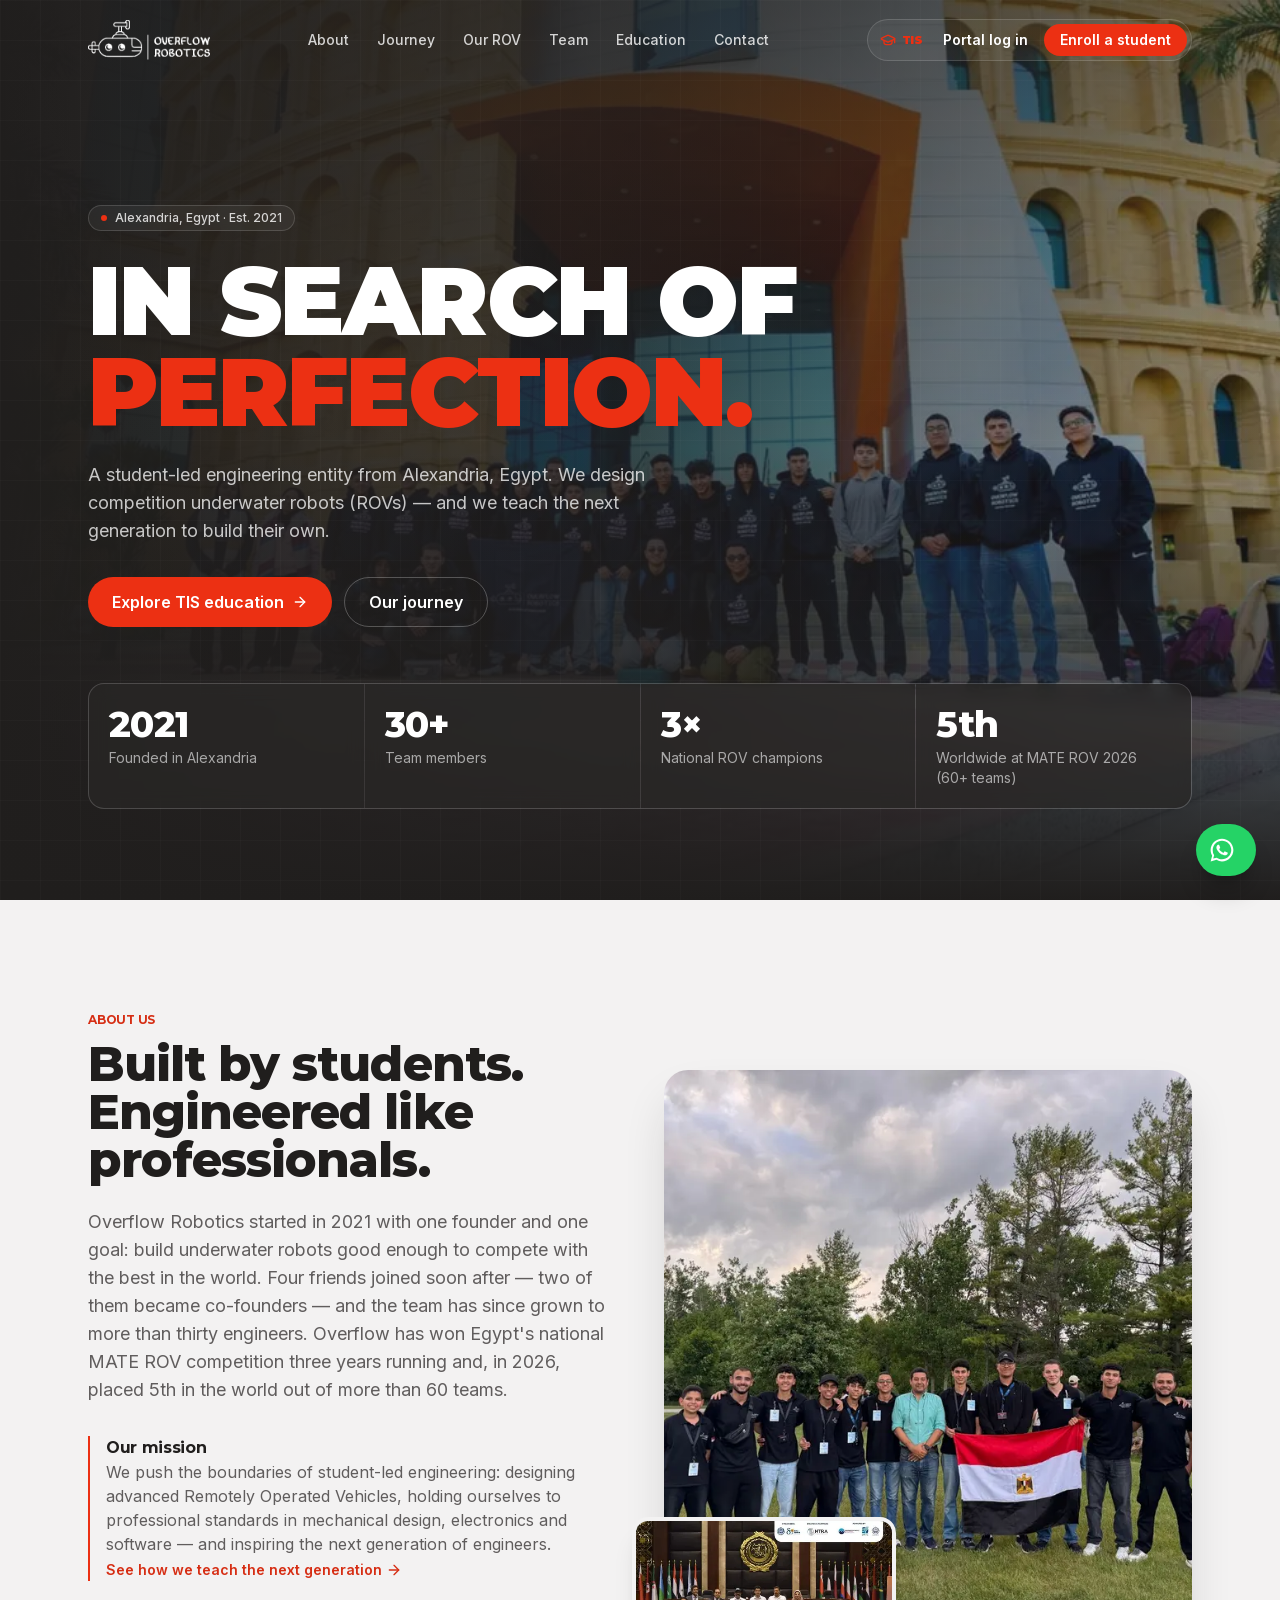
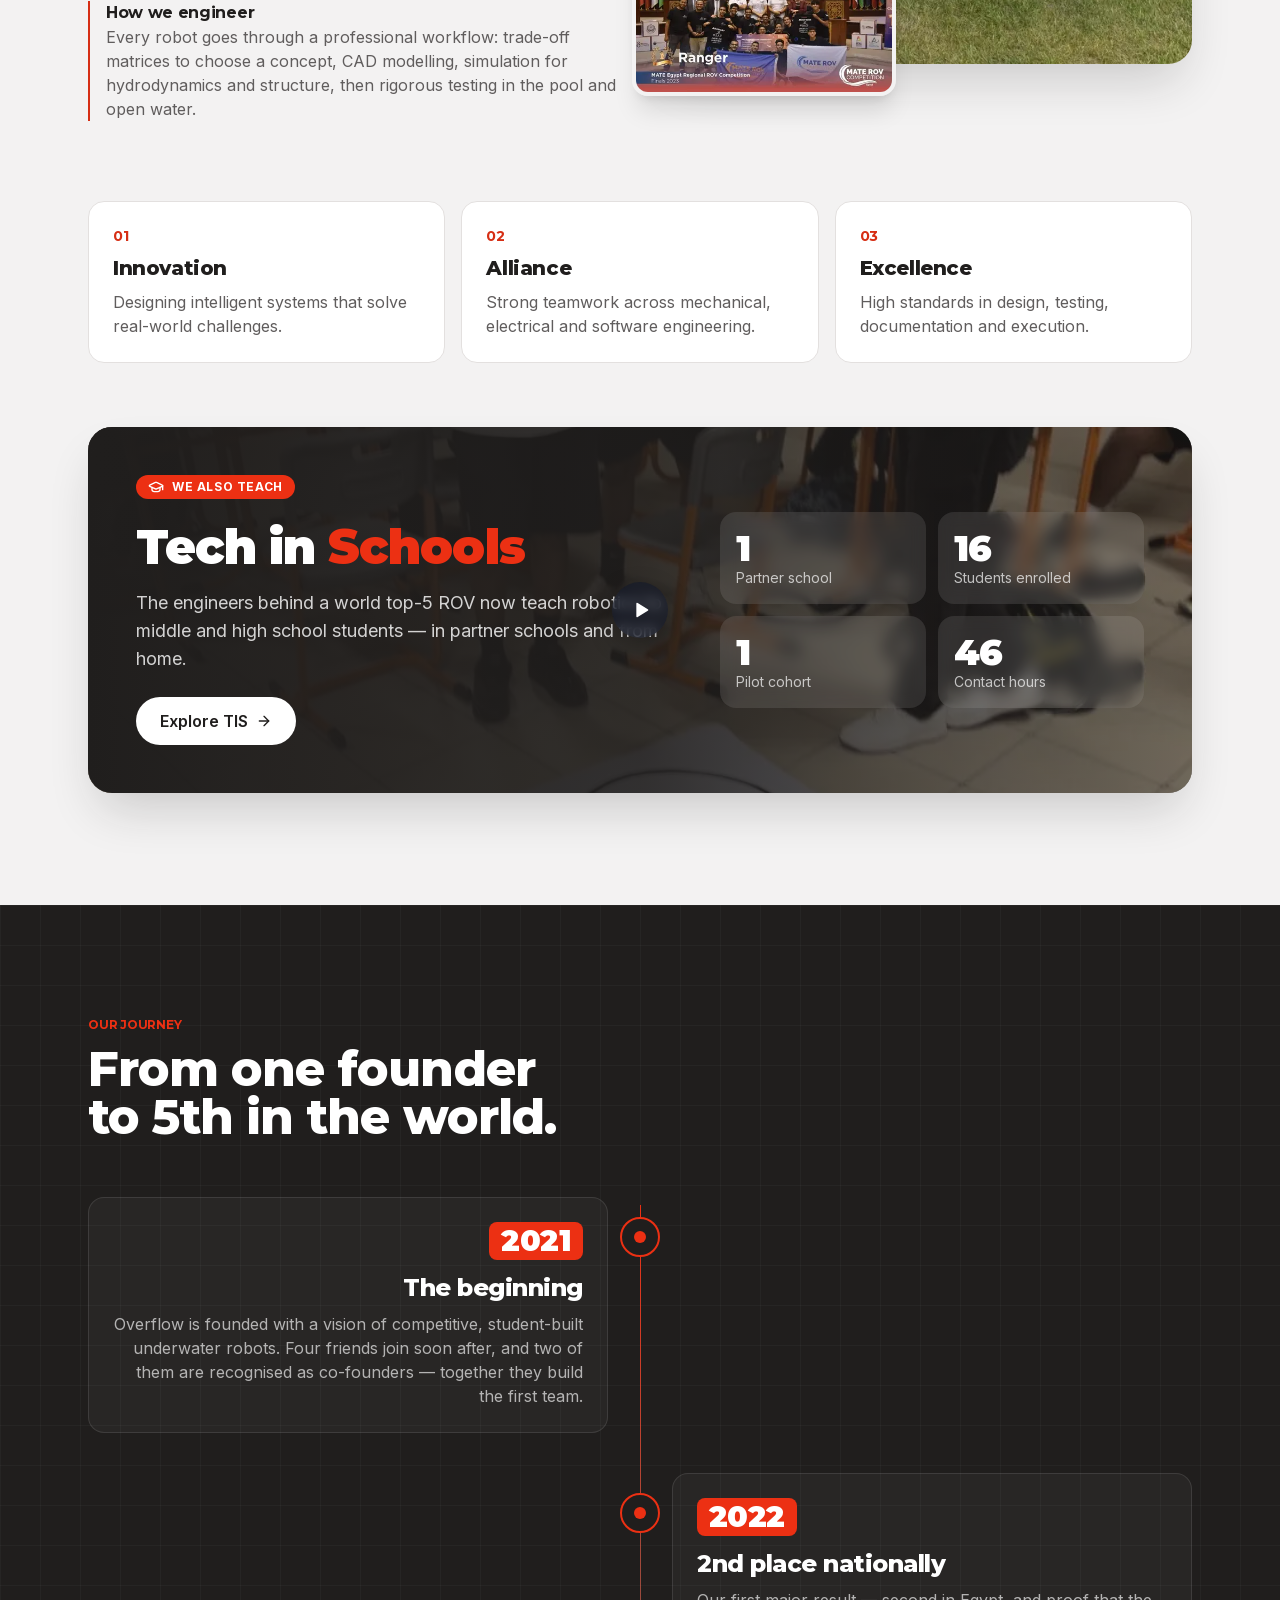
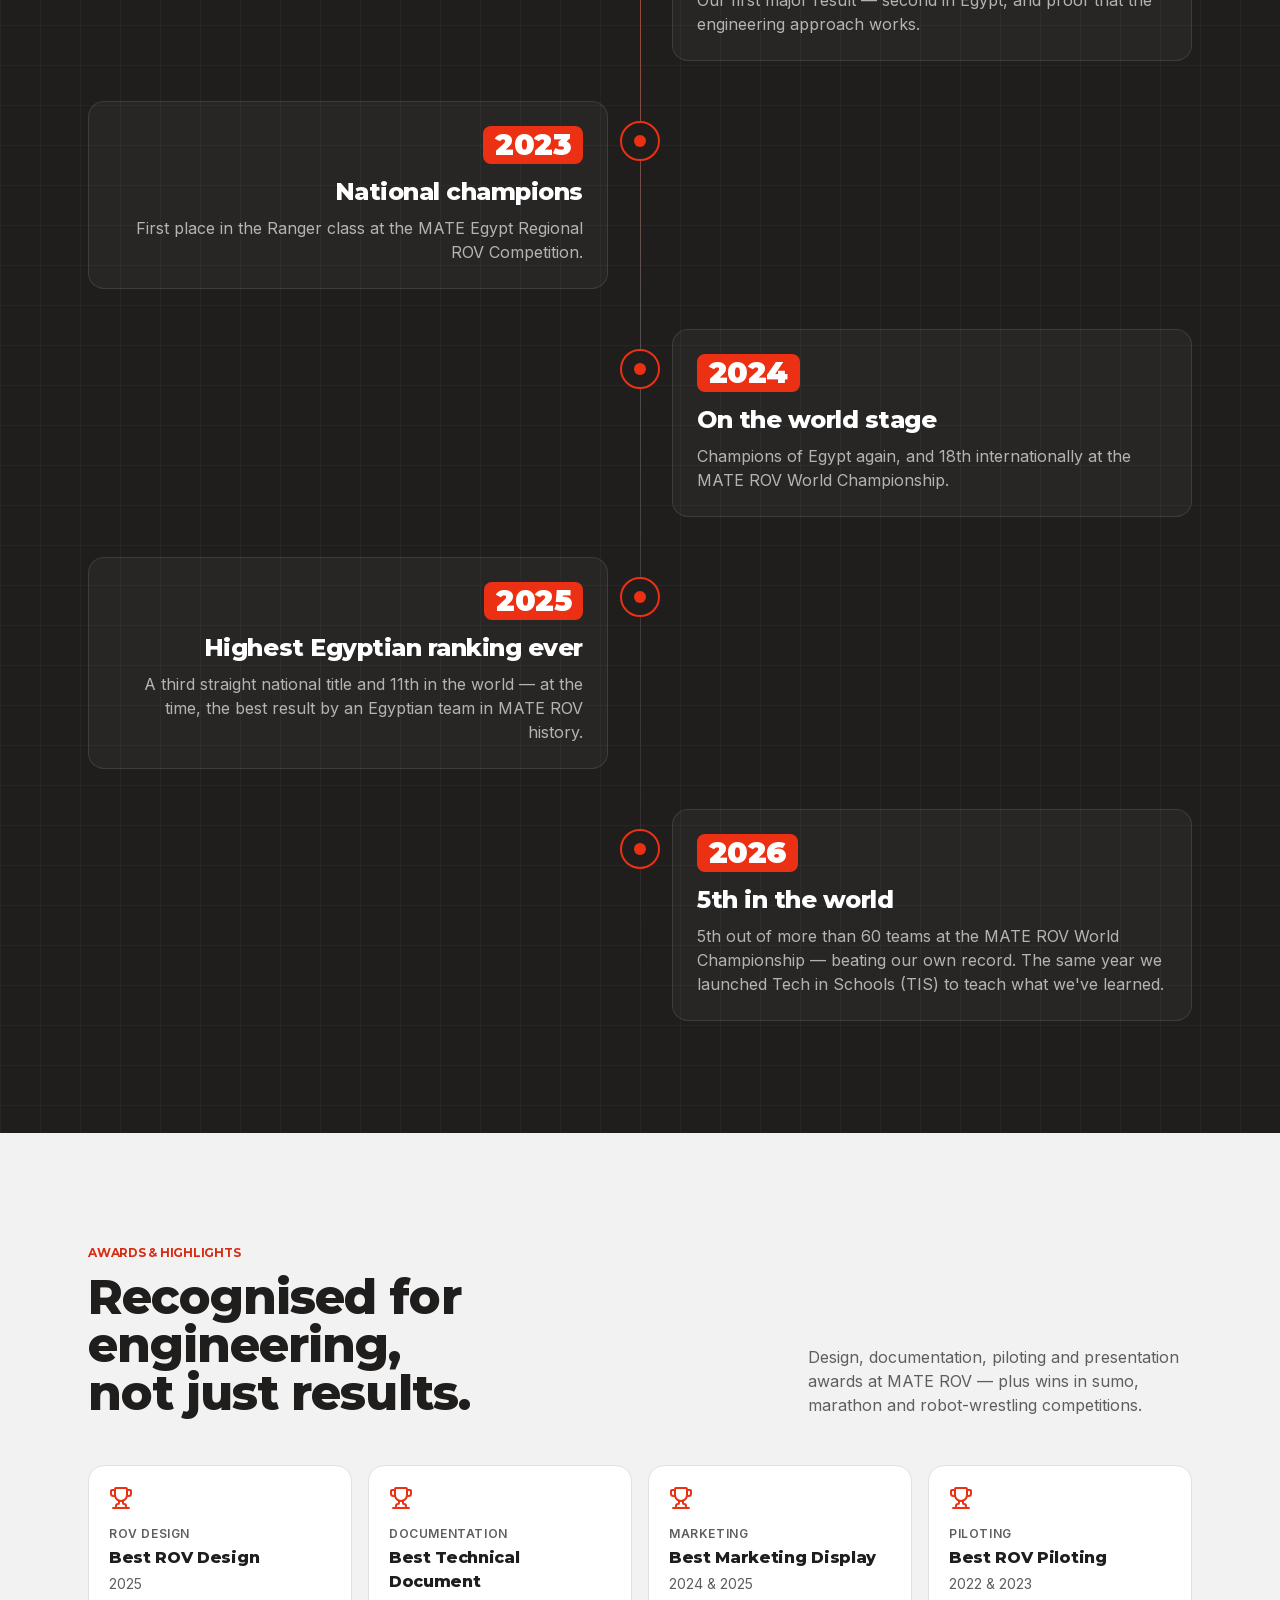
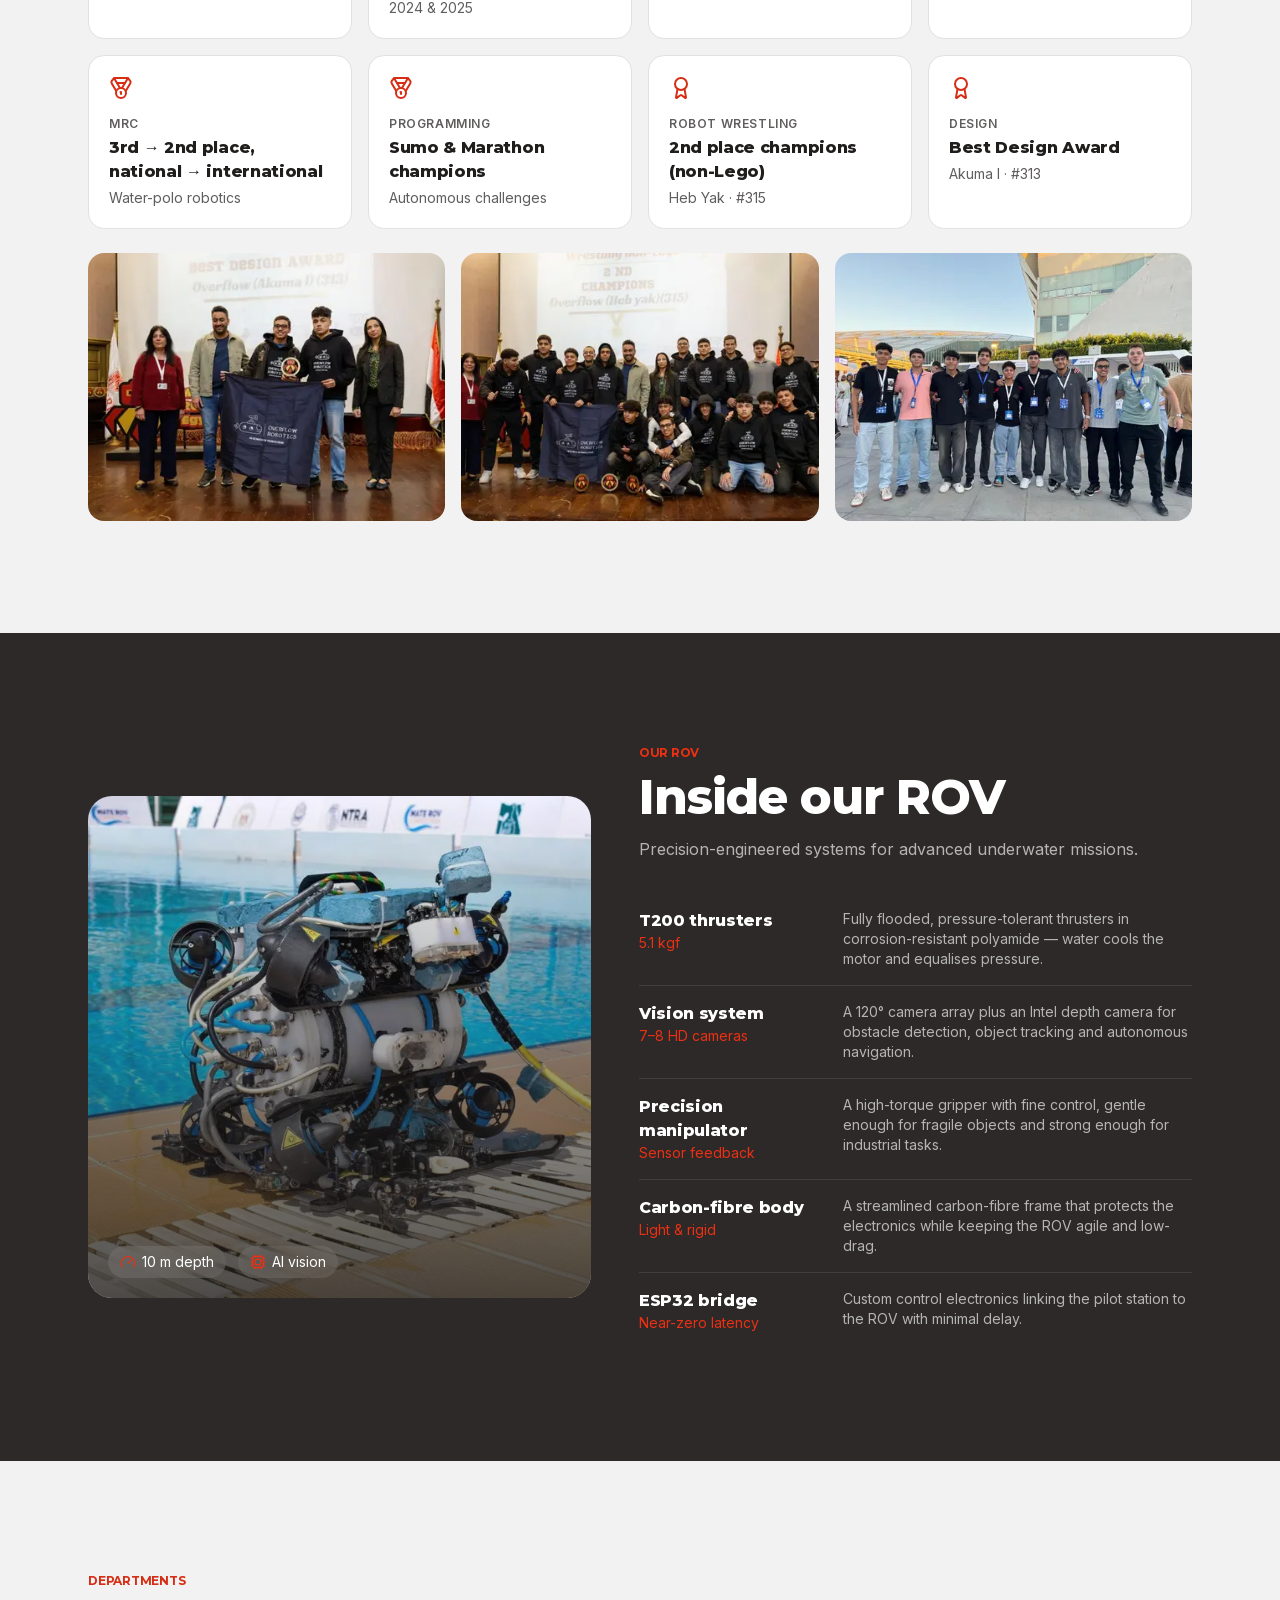
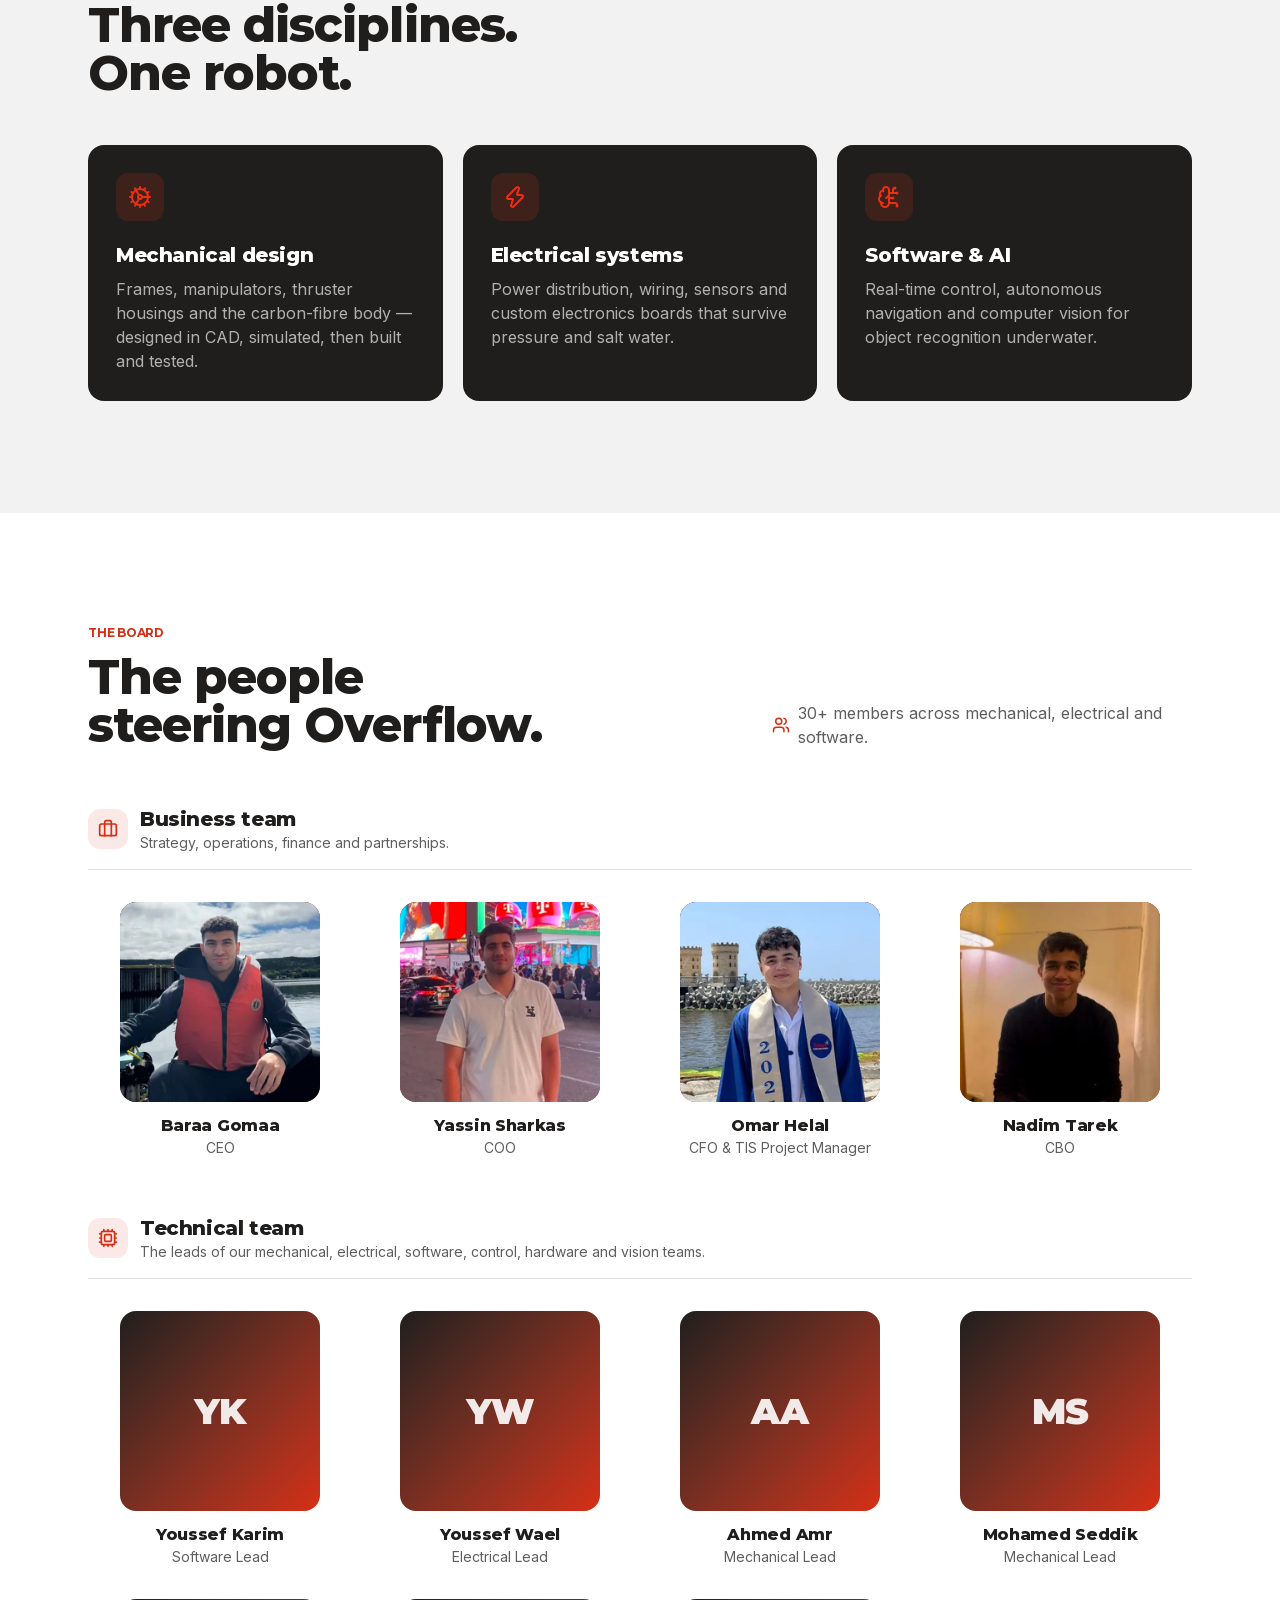
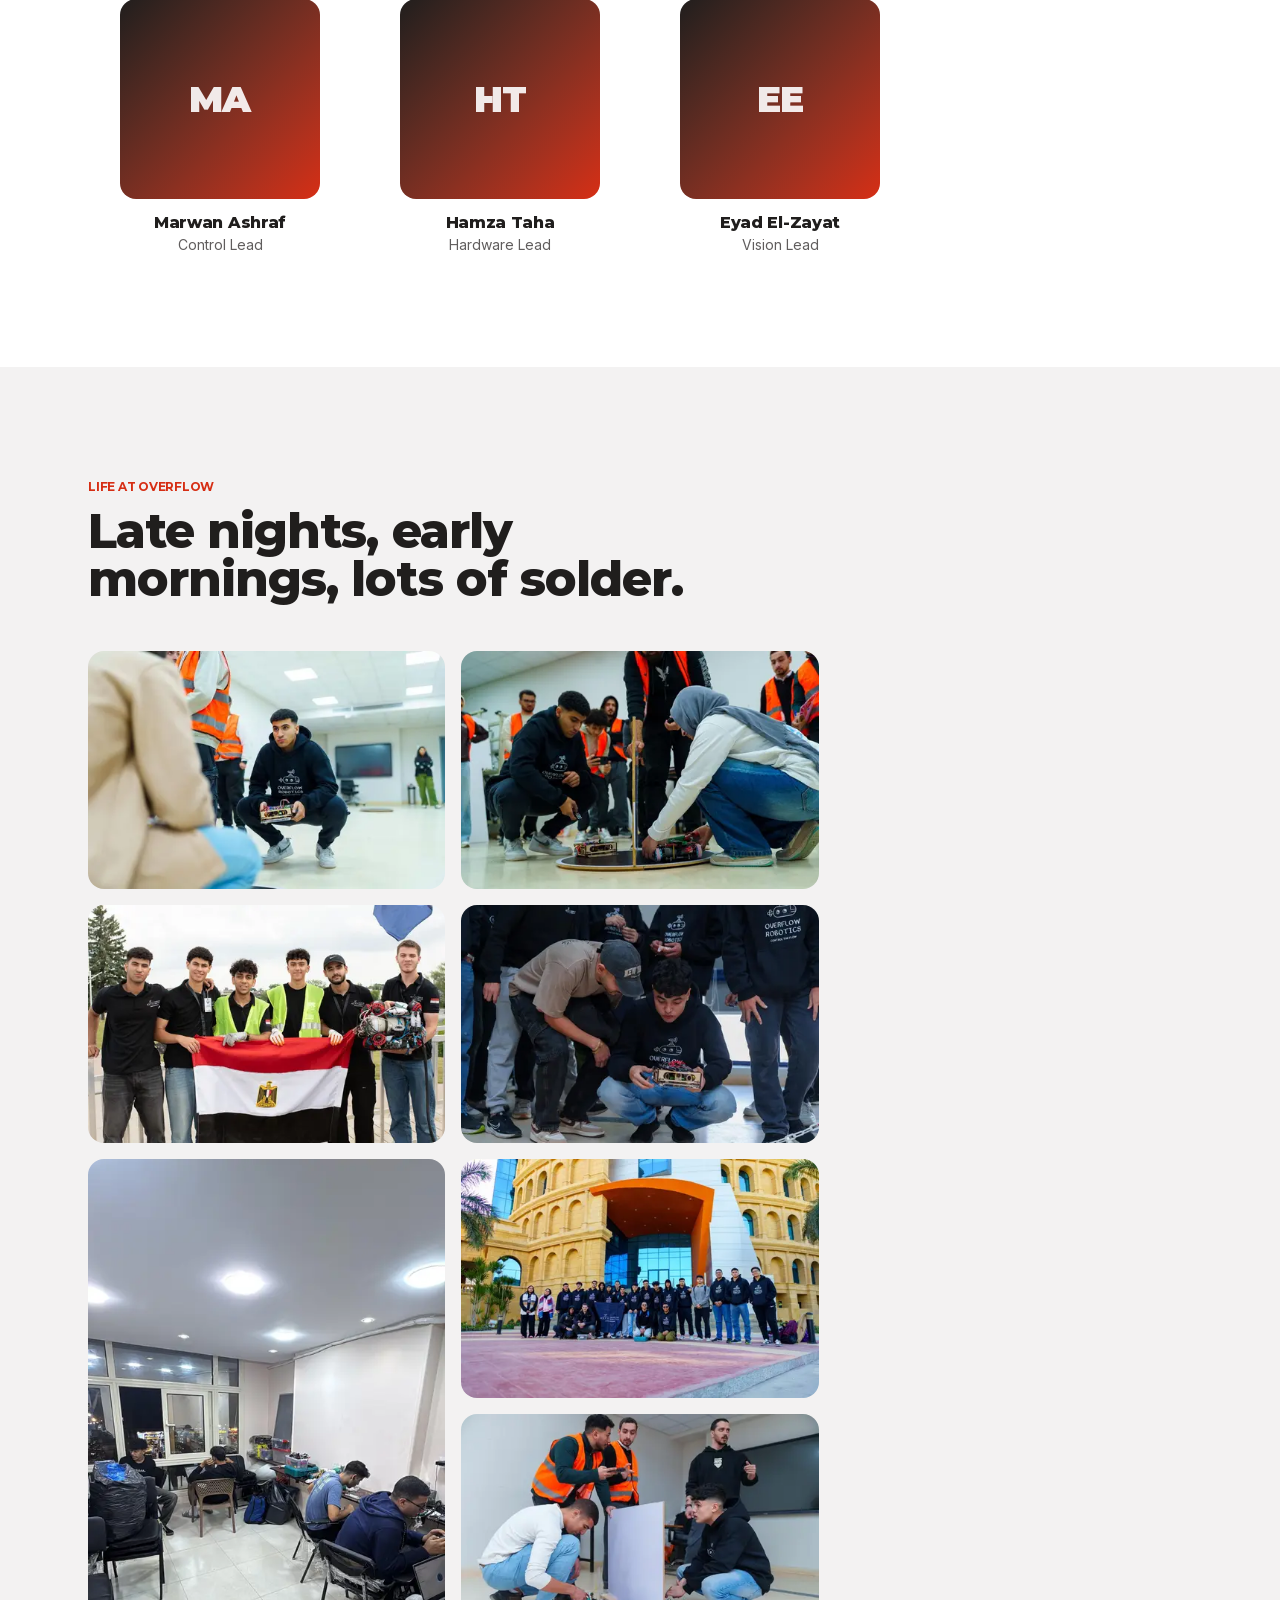
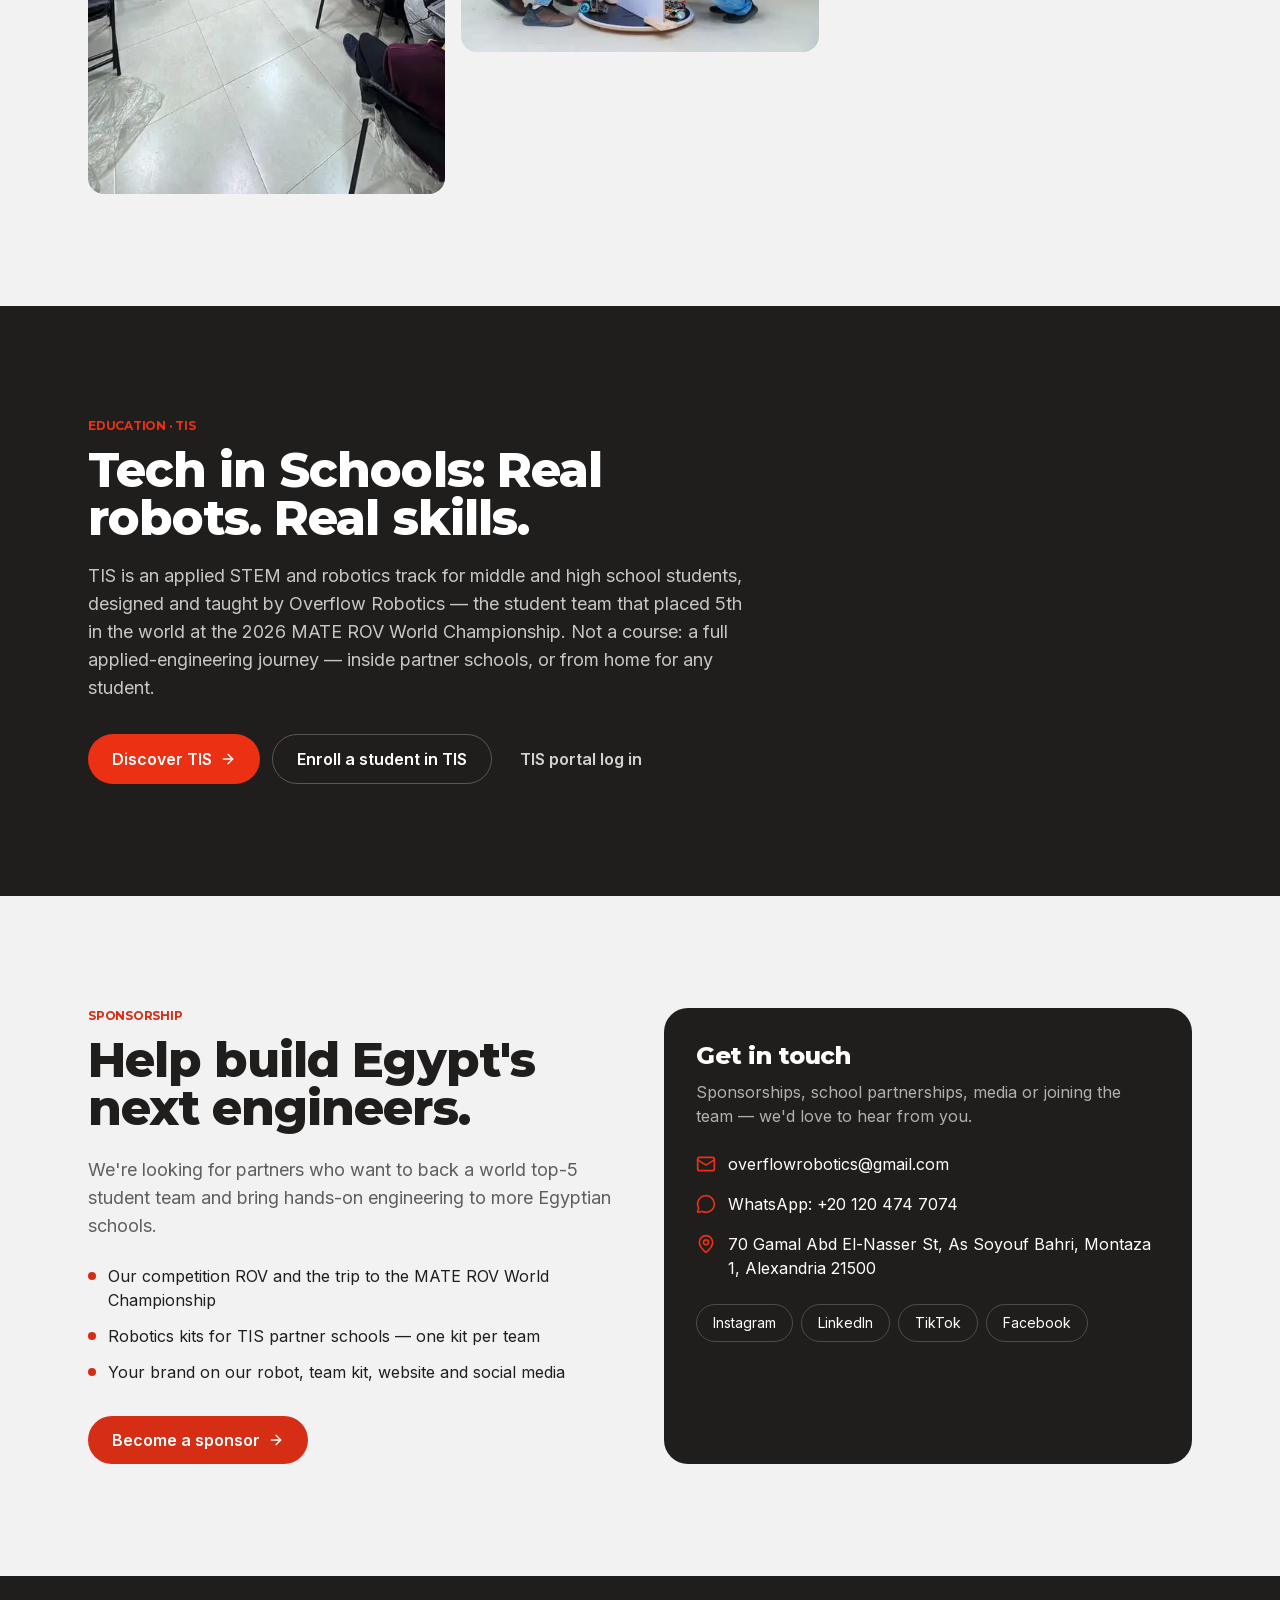
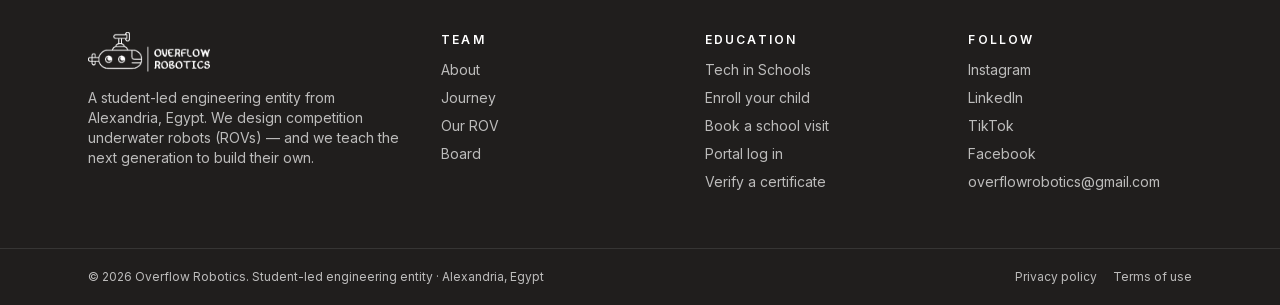
<file: index.html>
<!DOCTYPE html><html lang="en" class="_5i_taq_variable BTq_Nq_variable birrMW_variable h-full antialiased"><head><meta charSet="utf-8"/><meta name="viewport" content="width=device-width, initial-scale=1"/><link rel="preload" href="/brand/wordmark-white.png" as="image"/><link rel="stylesheet" href="/assets/chunks/0jyo7djamhgcl.css" data-precedence="next"/><meta name="theme-color" content="#201E1D"/><title>Overflow Robotics — Underwater robotics &amp; Tech in Schools</title><meta name="description" content="Overflow Robotics — student-led underwater robotics team from Alexandria, Egypt, 5th in the world at MATE ROV 2026, and home of Tech in Schools (TIS) robotics for ages 12–17."/><meta name="application-name" content="Overflow Robotics"/><meta name="keywords" content="Overflow Robotics,Tech in Schools,TIS,robotics courses Alexandria,STEM for kids Egypt,robotics for teens,MATE ROV,Arduino course Egypt,underwater robotics"/><link rel="canonical" href="https://overflowrobotics.com"/><meta property="og:title" content="Overflow Robotics — Underwater robotics &amp; Tech in Schools"/><meta property="og:description" content="Overflow Robotics — student-led underwater robotics team from Alexandria, Egypt, 5th in the world at MATE ROV 2026, and home of Tech in Schools (TIS) robotics for ages 12–17."/><meta property="og:site_name" content="Overflow Robotics"/><meta property="og:locale" content="en_EG"/><meta property="og:image" content="https://overflowrobotics.com/opengraph-image.jpg"/><meta property="og:image:type" content="image/jpeg"/><meta property="og:image:width" content="1200"/><meta property="og:image:height" content="630"/><meta property="og:image:alt" content="Overflow Robotics team holding the Egyptian flag at the MATE ROV World Championship"/><meta property="og:type" content="website"/><meta name="twitter:card" content="summary_large_image"/><meta name="twitter:title" content="Overflow Robotics — Underwater robotics &amp; Tech in Schools"/><meta name="twitter:description" content="Overflow Robotics — student-led underwater robotics team from Alexandria, Egypt, 5th in the world at MATE ROV 2026, and home of Tech in Schools (TIS) robotics for ages 12–17."/><meta name="twitter:image" content="https://overflowrobotics.com/opengraph-image.jpg"/><meta name="twitter:image:alt" content="Overflow Robotics team holding the Egyptian flag at the MATE ROV World Championship"/><meta name="twitter:image:type" content="image/jpeg"/><meta name="twitter:image:width" content="1200"/><meta name="twitter:image:height" content="630"/><link rel="icon" href="/brand/icon.png"/><link rel="apple-touch-icon" href="/brand/icon.png"/><meta name="next-size-adjust" content=""/><style>:root{--brand-primary:#D62E14;--brand-primary-foreground:#ffffff;--brand-accent:#EC3013;--brand-background:#F3F2F2;--brand-surface:#ffffff;--brand-foreground:#201E1D;--brand-muted:#605D5D;--brand-border:#E3E0DF;--brand-danger:#B42318;--brand-warning:#B54708;--brand-success:#067647;--brand-ink:#201E1D;--brand-ink-soft:#2C2928}</style><link rel="preload" as="image" href="/media/photos/11-poster-w960.webp" fetchpriority="high"/></head><body class="min-h-full flex flex-col font-sans"><div hidden=""></div><header data-site-header="true" class="fixed inset-x-0 top-0 z-50 transition-colors duration-300 bg-transparent"><div class="mx-auto flex h-16 max-w-6xl items-center justify-between px-4 sm:h-20 sm:px-6"><a class="flex items-center" aria-label="Overflow Robotics home" href="/"><img src="/brand/wordmark-white.png" alt="Overflow Robotics" class="h-8 w-auto sm:h-10"/></a><nav class="hidden items-center gap-1 lg:flex"><a class="rounded-full px-3 py-2 text-sm font-medium text-white/80 transition-colors hover:text-white" href="/#about">About</a><a class="rounded-full px-3 py-2 text-sm font-medium text-white/80 transition-colors hover:text-white" href="/#journey">Journey</a><a class="rounded-full px-3 py-2 text-sm font-medium text-white/80 transition-colors hover:text-white" href="/#rov">Our ROV</a><a class="rounded-full px-3 py-2 text-sm font-medium text-white/80 transition-colors hover:text-white" href="/#team">Team</a><a class="rounded-full px-3 py-2 text-sm font-medium text-white/80 transition-colors hover:text-white" href="/education">Education</a><a class="rounded-full px-3 py-2 text-sm font-medium text-white/80 transition-colors hover:text-white" href="/#contact">Contact</a></nav><div class="hidden items-center gap-2 lg:flex"><div class="flex items-center gap-1 rounded-full border border-white/15 bg-white/5 p-1 pl-3" title="Tech in Schools — Overflow Robotics&#x27; robotics courses for ages 12–17"><span class="flex items-center gap-1.5 pr-1 font-display text-[11px] font-black uppercase tracking-[0.15em] text-accent"><svg xmlns="http://www.w3.org/2000/svg" width="24" height="24" viewBox="0 0 24 24" fill="none" stroke="currentColor" stroke-width="2" stroke-linecap="round" stroke-linejoin="round" class="lucide lucide-graduation-cap size-4" aria-hidden="true"><path d="M21.42 10.922a1 1 0 0 0-.019-1.838L12.83 5.18a2 2 0 0 0-1.66 0L2.6 9.08a1 1 0 0 0 0 1.832l8.57 3.908a2 2 0 0 0 1.66 0z"></path><path d="M22 10v6"></path><path d="M6 12.5V16a6 3 0 0 0 12 0v-3.5"></path></svg> TIS</span><a class="rounded-full px-3 py-1.5 text-sm font-semibold text-white hover:bg-white/10" href="https://overflowrobotics.com/login">Portal log in</a><a class="rounded-full bg-accent px-4 py-1.5 text-sm font-semibold text-white transition hover:brightness-110" href="/education#enroll">Enroll a student</a></div></div><button data-menu-toggle="true" class="rounded-lg p-2 text-white lg:hidden" aria-label="Open menu" aria-expanded="false"><svg xmlns="http://www.w3.org/2000/svg" width="24" height="24" viewBox="0 0 24 24" fill="none" stroke="currentColor" stroke-width="2" stroke-linecap="round" stroke-linejoin="round" class="lucide lucide-menu size-6" aria-hidden="true"><path d="M4 5h16"></path><path d="M4 12h16"></path><path d="M4 19h16"></path></svg></button></div></header><main class="flex-1"><script type="application/ld+json">{"@context":"https://schema.org","@type":["Organization","EducationalOrganization"],"name":"Overflow Robotics","url":"https://overflowrobotics.com/","logo":"https://overflowrobotics.com/brand/icon.png","email":"overflowrobotics@gmail.com","address":{"@type":"PostalAddress","addressLocality":"Alexandria","addressCountry":"EG"},"sameAs":["https://www.instagram.com/overflow_robotics","https://www.linkedin.com/company/overflow-robotics","https://www.tiktok.com/@overflowrobotics","https://bit.ly/FB_q6"],"description":"Student-led underwater robotics team from Alexandria, Egypt, and home of Tech in Schools (TIS) robotics education for ages 12–17."}</script><section class="relative isolate flex min-h-[100svh] items-end overflow-hidden bg-ink pb-10 pt-28 sm:items-center sm:pb-0"><video class="absolute inset-0 -z-20 size-full object-cover" poster="/media/photos/11-poster-w960.webp" autoPlay="" muted="" loop="" playsInline="" preload="metadata"><source src="/media/video/team-1-sm.mp4" type="video/mp4" media="(max-width: 767px)"/><source src="/media/video/team-1.mp4" type="video/mp4"/></video><div class="absolute inset-0 -z-10 bg-gradient-to-r from-ink via-ink/80 to-ink/30"></div><div class="absolute inset-0 -z-10 bg-gradient-to-t from-ink via-transparent to-ink/50"></div><div class="blueprint absolute inset-0 -z-10 opacity-40"></div><div class="mx-auto w-full max-w-6xl px-4 sm:px-6"><div class="reveal" style="transition-delay:0ms"><p class="inline-flex items-center gap-2 rounded-full border border-white/15 bg-white/5 px-3 py-1 text-xs font-medium text-white/80 backdrop-blur"><span class="size-1.5 rounded-full bg-accent"></span> Alexandria, Egypt · Est. 2021</p><h1 class="font-display mt-6 max-w-4xl text-5xl font-black uppercase leading-[0.95] text-white sm:text-7xl lg:text-8xl">In search of <span class="text-accent">perfection.</span></h1><p class="mt-6 max-w-xl text-base text-white/75 sm:text-lg">A student-led engineering entity from Alexandria, Egypt. We design competition underwater robots (ROVs) — and we teach the next generation to build their own.</p><div class="mt-8 flex flex-wrap gap-3"><a class="inline-flex items-center gap-2 rounded-full bg-accent px-6 py-3 font-semibold text-white transition hover:brightness-110" href="/education">Explore TIS education <svg xmlns="http://www.w3.org/2000/svg" width="24" height="24" viewBox="0 0 24 24" fill="none" stroke="currentColor" stroke-width="2" stroke-linecap="round" stroke-linejoin="round" class="lucide lucide-arrow-right size-4" aria-hidden="true"><path d="M5 12h14"></path><path d="m12 5 7 7-7 7"></path></svg></a><a class="inline-flex items-center gap-2 rounded-full border border-white/25 px-6 py-3 font-semibold text-white transition hover:bg-white/10" href="/#journey">Our journey</a></div></div><div class="reveal mt-14 grid grid-cols-2 gap-px overflow-hidden rounded-2xl border border-white/10 bg-white/10 sm:grid-cols-4" style="transition-delay:150ms"><div class="bg-ink/70 p-5 backdrop-blur"><p class="font-display text-3xl font-extrabold text-white sm:text-4xl">2021</p><p class="mt-1 text-xs text-white/60 sm:text-sm">Founded in Alexandria</p></div><div class="bg-ink/70 p-5 backdrop-blur"><p class="font-display text-3xl font-extrabold text-white sm:text-4xl">30+</p><p class="mt-1 text-xs text-white/60 sm:text-sm">Team members</p></div><div class="bg-ink/70 p-5 backdrop-blur"><p class="font-display text-3xl font-extrabold text-white sm:text-4xl">3×</p><p class="mt-1 text-xs text-white/60 sm:text-sm">National ROV champions</p></div><div class="bg-ink/70 p-5 backdrop-blur"><p class="font-display text-3xl font-extrabold text-white sm:text-4xl">5th</p><p class="mt-1 text-xs text-white/60 sm:text-sm">Worldwide at MATE ROV 2026 (60+ teams)</p></div></div></div></section><section id="about" class="scroll-mt-20 bg-background py-20 sm:py-28"><div class="mx-auto grid max-w-6xl items-center gap-12 px-4 sm:px-6 lg:grid-cols-2"><div class="reveal" style="transition-delay:0ms"><p class="font-display text-xs font-bold uppercase tracking-[0.25em] text-primary">About us</p><h2 class="font-display text-3xl font-extrabold text-balance sm:text-5xl text-ink mt-3">Built by students. Engineered like professionals.</h2><p class="mt-6 text-lg text-muted">Overflow Robotics started in 2021 with one founder and one goal: build underwater robots good enough to compete with the best in the world. Four friends joined soon after — two of them became co-founders — and the team has since grown to more than thirty engineers. Overflow has won Egypt&#x27;s national MATE ROV competition three years running and, in 2026, placed 5th in the world out of more than 60 teams.</p><div class="mt-8 space-y-5"><div class="border-l-2 border-accent pl-4"><p class="font-display font-bold text-ink">Our mission</p><p class="text-muted">We push the boundaries of student-led engineering: designing advanced Remotely Operated Vehicles, holding ourselves to professional standards in mechanical design, electronics and software — and inspiring the next generation of engineers.</p><a class="mt-1 inline-flex items-center gap-1 text-sm font-semibold text-primary hover:underline" href="/education">See how we teach the next generation <svg xmlns="http://www.w3.org/2000/svg" width="24" height="24" viewBox="0 0 24 24" fill="none" stroke="currentColor" stroke-width="2" stroke-linecap="round" stroke-linejoin="round" class="lucide lucide-arrow-right size-4" aria-hidden="true"><path d="M5 12h14"></path><path d="m12 5 7 7-7 7"></path></svg></a></div><div class="border-l-2 border-primary pl-4"><p class="font-display font-bold text-ink">How we engineer</p><p class="text-muted">Every robot goes through a professional workflow: trade-off matrices to choose a concept, CAD modelling, simulation for hydrodynamics and structure, then rigorous testing in the pool and open water.</p></div></div></div><div class="reveal relative" style="transition-delay:120ms"><div class="relative aspect-[4/5] overflow-hidden rounded-3xl shadow-2xl shadow-ink/20 sm:aspect-[4/4.5]"><img alt="Overflow Robotics team representing Egypt at the MATE ROV World Championship" loading="lazy" decoding="async" data-nimg="fill" class="object-cover" style="position:absolute;height:100%;width:100%;left:0;top:0;right:0;bottom:0;color:transparent" sizes="(min-width: 1024px) 50vw, 100vw" src="/media/photos/14-w960.webp" srcset="/media/photos/14-w480.webp 480w, /media/photos/14-w960.webp 960w, /media/photos/14-w1500.webp 1500w"/></div><div class="absolute -bottom-8 -left-4 w-1/2 overflow-hidden rounded-2xl border-4 border-background shadow-xl sm:-left-8"><div class="relative aspect-[3/2]"><img alt="MATE Egypt Regional ROV Competition 2023 — first place" loading="lazy" decoding="async" data-nimg="fill" class="object-cover" style="position:absolute;height:100%;width:100%;left:0;top:0;right:0;bottom:0;color:transparent" sizes="25vw" src="/media/photos/2-w960.webp" srcset="/media/photos/2-w480.webp 480w, /media/photos/2-w960.webp 960w, /media/photos/2-w1080.webp 1080w"/></div></div></div></div><div class="mx-auto mt-20 grid max-w-6xl gap-4 px-4 sm:grid-cols-3 sm:px-6"><div class="reveal rounded-2xl border border-border bg-surface p-6" style="transition-delay:0ms"><p class="font-display text-sm font-bold uppercase tracking-[0.2em] text-primary">0<!-- -->1</p><p class="font-display mt-2 text-xl font-extrabold text-ink">Innovation</p><p class="mt-2 text-muted">Designing intelligent systems that solve real-world challenges.</p></div><div class="reveal rounded-2xl border border-border bg-surface p-6" style="transition-delay:100ms"><p class="font-display text-sm font-bold uppercase tracking-[0.2em] text-primary">0<!-- -->2</p><p class="font-display mt-2 text-xl font-extrabold text-ink">Alliance</p><p class="mt-2 text-muted">Strong teamwork across mechanical, electrical and software engineering.</p></div><div class="reveal rounded-2xl border border-border bg-surface p-6" style="transition-delay:200ms"><p class="font-display text-sm font-bold uppercase tracking-[0.2em] text-primary">0<!-- -->3</p><p class="font-display mt-2 text-xl font-extrabold text-ink">Excellence</p><p class="mt-2 text-muted">High standards in design, testing, documentation and execution.</p></div></div><div class="reveal mx-auto mt-16 max-w-6xl px-4 sm:px-6" style="transition-delay:0ms"><a class="group relative isolate block overflow-hidden rounded-3xl bg-ink text-white shadow-2xl shadow-ink/20" href="/education"><video data-inview="true" muted="" loop="" playsInline="" preload="none" class="absolute inset-0 -z-20 size-full object-cover opacity-60 transition duration-700 group-hover:scale-105" src="/media/tis/tis-8439.mp4" poster="/media/tis/tis-8439-poster-w960.webp"></video><div class="absolute inset-0 -z-10 bg-gradient-to-r from-ink via-ink/85 to-ink/30"></div><div class="grid gap-8 p-8 sm:p-12 lg:grid-cols-[1.3fr_1fr] lg:items-center"><div><p class="inline-flex items-center gap-2 rounded-full bg-accent px-3 py-1 text-xs font-bold uppercase tracking-wider"><svg xmlns="http://www.w3.org/2000/svg" width="24" height="24" viewBox="0 0 24 24" fill="none" stroke="currentColor" stroke-width="2" stroke-linecap="round" stroke-linejoin="round" class="lucide lucide-graduation-cap size-4" aria-hidden="true"><path d="M21.42 10.922a1 1 0 0 0-.019-1.838L12.83 5.18a2 2 0 0 0-1.66 0L2.6 9.08a1 1 0 0 0 0 1.832l8.57 3.908a2 2 0 0 0 1.66 0z"></path><path d="M22 10v6"></path><path d="M6 12.5V16a6 3 0 0 0 12 0v-3.5"></path></svg> We also teach</p><p class="font-display mt-4 text-3xl font-black leading-tight sm:text-5xl">Tech in <span class="text-accent">Schools</span></p><p class="mt-3 max-w-xl text-lg text-white/80">The engineers behind a world top-5 ROV now teach robotics to middle and high school students — in partner schools and from home.</p><span class="mt-6 inline-flex items-center gap-2 rounded-full bg-white px-6 py-3 font-semibold text-ink transition group-hover:bg-accent group-hover:text-white">Explore TIS <svg xmlns="http://www.w3.org/2000/svg" width="24" height="24" viewBox="0 0 24 24" fill="none" stroke="currentColor" stroke-width="2" stroke-linecap="round" stroke-linejoin="round" class="lucide lucide-arrow-right size-4 transition group-hover:translate-x-1" aria-hidden="true"><path d="M5 12h14"></path><path d="m12 5 7 7-7 7"></path></svg></span></div><div class="grid grid-cols-2 gap-3"><div class="rounded-2xl bg-white/10 p-4 backdrop-blur"><p class="font-display text-4xl font-black">1</p><p class="text-sm text-white/70">Partner school</p></div><div class="rounded-2xl bg-white/10 p-4 backdrop-blur"><p class="font-display text-4xl font-black">16</p><p class="text-sm text-white/70">Students enrolled</p></div><div class="rounded-2xl bg-white/10 p-4 backdrop-blur"><p class="font-display text-4xl font-black">1</p><p class="text-sm text-white/70">Pilot cohort</p></div><div class="rounded-2xl bg-white/10 p-4 backdrop-blur"><p class="font-display text-4xl font-black">46</p><p class="text-sm text-white/70">Contact hours</p></div></div></div></a></div></section><section id="journey" class="relative scroll-mt-20 overflow-hidden bg-ink py-20 text-white sm:py-28"><div class="blueprint absolute inset-0 opacity-60"></div><div class="relative mx-auto max-w-6xl px-4 sm:px-6"><div class="reveal max-w-2xl" style="transition-delay:0ms"><p class="font-display text-xs font-bold uppercase tracking-[0.25em] text-accent">Our journey</p><h2 class="font-display text-3xl font-extrabold text-balance sm:text-5xl text-white mt-3">From one founder to 5th in the world.</h2></div><ol class="relative mt-14 space-y-6 before:absolute before:inset-y-2 before:left-[19px] before:w-px before:bg-gradient-to-b before:from-accent before:via-white/20 before:to-transparent md:space-y-10 md:before:left-1/2"><li class="relative grid pl-14 md:grid-cols-2 md:gap-16 md:pl-0"><span class="absolute left-0 top-5 grid size-10 place-items-center rounded-full border-2 border-accent bg-ink md:left-1/2 md:-translate-x-1/2"><span class="size-3 rounded-full bg-accent"></span></span><div class="reveal md:text-right" style="transition-delay:0ms"><div class="rounded-2xl border border-white/10 bg-white/[0.04] p-5 transition hover:border-accent/50 sm:p-6"><span class="font-display inline-block rounded-lg bg-accent px-3 py-1 text-2xl font-black leading-none text-white sm:text-3xl">2021</span><p class="font-display mt-3 text-xl font-extrabold sm:text-2xl">The beginning</p><p class="mt-2 text-white/65">Overflow is founded with a vision of competitive, student-built underwater robots. Four friends join soon after, and two of them are recognised as co-founders — together they build the first team.</p></div></div></li><li class="relative grid pl-14 md:grid-cols-2 md:gap-16 md:pl-0"><span class="absolute left-0 top-5 grid size-10 place-items-center rounded-full border-2 border-accent bg-ink md:left-1/2 md:-translate-x-1/2"><span class="size-3 rounded-full bg-accent"></span></span><div class="reveal md:col-start-2" style="transition-delay:0ms"><div class="rounded-2xl border border-white/10 bg-white/[0.04] p-5 transition hover:border-accent/50 sm:p-6"><span class="font-display inline-block rounded-lg bg-accent px-3 py-1 text-2xl font-black leading-none text-white sm:text-3xl">2022</span><p class="font-display mt-3 text-xl font-extrabold sm:text-2xl">2nd place nationally</p><p class="mt-2 text-white/65">Our first major result — second in Egypt, and proof that the engineering approach works.</p></div></div></li><li class="relative grid pl-14 md:grid-cols-2 md:gap-16 md:pl-0"><span class="absolute left-0 top-5 grid size-10 place-items-center rounded-full border-2 border-accent bg-ink md:left-1/2 md:-translate-x-1/2"><span class="size-3 rounded-full bg-accent"></span></span><div class="reveal md:text-right" style="transition-delay:0ms"><div class="rounded-2xl border border-white/10 bg-white/[0.04] p-5 transition hover:border-accent/50 sm:p-6"><span class="font-display inline-block rounded-lg bg-accent px-3 py-1 text-2xl font-black leading-none text-white sm:text-3xl">2023</span><p class="font-display mt-3 text-xl font-extrabold sm:text-2xl">National champions</p><p class="mt-2 text-white/65">First place in the Ranger class at the MATE Egypt Regional ROV Competition.</p></div></div></li><li class="relative grid pl-14 md:grid-cols-2 md:gap-16 md:pl-0"><span class="absolute left-0 top-5 grid size-10 place-items-center rounded-full border-2 border-accent bg-ink md:left-1/2 md:-translate-x-1/2"><span class="size-3 rounded-full bg-accent"></span></span><div class="reveal md:col-start-2" style="transition-delay:0ms"><div class="rounded-2xl border border-white/10 bg-white/[0.04] p-5 transition hover:border-accent/50 sm:p-6"><span class="font-display inline-block rounded-lg bg-accent px-3 py-1 text-2xl font-black leading-none text-white sm:text-3xl">2024</span><p class="font-display mt-3 text-xl font-extrabold sm:text-2xl">On the world stage</p><p class="mt-2 text-white/65">Champions of Egypt again, and 18th internationally at the MATE ROV World Championship.</p></div></div></li><li class="relative grid pl-14 md:grid-cols-2 md:gap-16 md:pl-0"><span class="absolute left-0 top-5 grid size-10 place-items-center rounded-full border-2 border-accent bg-ink md:left-1/2 md:-translate-x-1/2"><span class="size-3 rounded-full bg-accent"></span></span><div class="reveal md:text-right" style="transition-delay:0ms"><div class="rounded-2xl border border-white/10 bg-white/[0.04] p-5 transition hover:border-accent/50 sm:p-6"><span class="font-display inline-block rounded-lg bg-accent px-3 py-1 text-2xl font-black leading-none text-white sm:text-3xl">2025</span><p class="font-display mt-3 text-xl font-extrabold sm:text-2xl">Highest Egyptian ranking ever</p><p class="mt-2 text-white/65">A third straight national title and 11th in the world — at the time, the best result by an Egyptian team in MATE ROV history.</p></div></div></li><li class="relative grid pl-14 md:grid-cols-2 md:gap-16 md:pl-0"><span class="absolute left-0 top-5 grid size-10 place-items-center rounded-full border-2 border-accent bg-ink md:left-1/2 md:-translate-x-1/2"><span class="size-3 rounded-full bg-accent"></span></span><div class="reveal md:col-start-2" style="transition-delay:0ms"><div class="rounded-2xl border border-white/10 bg-white/[0.04] p-5 transition hover:border-accent/50 sm:p-6"><span class="font-display inline-block rounded-lg bg-accent px-3 py-1 text-2xl font-black leading-none text-white sm:text-3xl">2026</span><p class="font-display mt-3 text-xl font-extrabold sm:text-2xl">5th in the world</p><p class="mt-2 text-white/65">5th out of more than 60 teams at the MATE ROV World Championship — beating our own record. The same year we launched Tech in Schools (TIS) to teach what we&#x27;ve learned.</p></div></div></li></ol></div></section><section class="bg-background py-20 sm:py-28"><div class="mx-auto max-w-6xl px-4 sm:px-6"><div class="reveal flex flex-col justify-between gap-6 lg:flex-row lg:items-end" style="transition-delay:0ms"><div class="max-w-2xl"><p class="font-display text-xs font-bold uppercase tracking-[0.25em] text-primary">Awards &amp; highlights</p><h2 class="font-display text-3xl font-extrabold text-balance sm:text-5xl text-ink mt-3">Recognised for engineering, not just results.</h2></div><p class="max-w-sm text-muted">Design, documentation, piloting and presentation awards at MATE ROV — plus wins in sumo, marathon and robot-wrestling competitions.</p></div><div class="mt-12 grid gap-4 sm:grid-cols-2 lg:grid-cols-4"><div class="reveal group rounded-2xl border border-border bg-surface p-5 transition hover:-translate-y-1 hover:border-accent/60 hover:shadow-lg" style="transition-delay:0ms"><svg xmlns="http://www.w3.org/2000/svg" width="24" height="24" viewBox="0 0 24 24" fill="none" stroke="currentColor" stroke-width="2" stroke-linecap="round" stroke-linejoin="round" class="lucide lucide-trophy size-6 text-accent" aria-hidden="true"><path d="M10 14.66V17a1 1 0 0 1-1 1 2 2 0 0 0-2 2v2"></path><path d="M14 14.66V17a1 1 0 0 0 1 1 2 2 0 0 1 2 2v2"></path><path d="M17.916 10H19.5A2.5 2.5 0 0 0 22 7.5V5a1 1 0 0 0-1-1h-3"></path><path d="M4 22h16"></path><path d="M6 9a6 6 0 0 0 12 0V3a1 1 0 0 0-1-1H7a1 1 0 0 0-1 1z"></path><path d="M6.084 10H4.5A2.5 2.5 0 0 1 2 7.5V5a1 1 0 0 1 1-1h3"></path></svg><p class="mt-4 text-xs font-semibold uppercase tracking-wider text-muted">ROV design</p><p class="font-display mt-1 font-extrabold text-ink">Best ROV Design</p><p class="mt-1 text-sm text-muted">2025</p></div><div class="reveal group rounded-2xl border border-border bg-surface p-5 transition hover:-translate-y-1 hover:border-accent/60 hover:shadow-lg" style="transition-delay:80ms"><svg xmlns="http://www.w3.org/2000/svg" width="24" height="24" viewBox="0 0 24 24" fill="none" stroke="currentColor" stroke-width="2" stroke-linecap="round" stroke-linejoin="round" class="lucide lucide-trophy size-6 text-accent" aria-hidden="true"><path d="M10 14.66V17a1 1 0 0 1-1 1 2 2 0 0 0-2 2v2"></path><path d="M14 14.66V17a1 1 0 0 0 1 1 2 2 0 0 1 2 2v2"></path><path d="M17.916 10H19.5A2.5 2.5 0 0 0 22 7.5V5a1 1 0 0 0-1-1h-3"></path><path d="M4 22h16"></path><path d="M6 9a6 6 0 0 0 12 0V3a1 1 0 0 0-1-1H7a1 1 0 0 0-1 1z"></path><path d="M6.084 10H4.5A2.5 2.5 0 0 1 2 7.5V5a1 1 0 0 1 1-1h3"></path></svg><p class="mt-4 text-xs font-semibold uppercase tracking-wider text-muted">Documentation</p><p class="font-display mt-1 font-extrabold text-ink">Best Technical Document</p><p class="mt-1 text-sm text-muted">2024 &amp; 2025</p></div><div class="reveal group rounded-2xl border border-border bg-surface p-5 transition hover:-translate-y-1 hover:border-accent/60 hover:shadow-lg" style="transition-delay:160ms"><svg xmlns="http://www.w3.org/2000/svg" width="24" height="24" viewBox="0 0 24 24" fill="none" stroke="currentColor" stroke-width="2" stroke-linecap="round" stroke-linejoin="round" class="lucide lucide-trophy size-6 text-accent" aria-hidden="true"><path d="M10 14.66V17a1 1 0 0 1-1 1 2 2 0 0 0-2 2v2"></path><path d="M14 14.66V17a1 1 0 0 0 1 1 2 2 0 0 1 2 2v2"></path><path d="M17.916 10H19.5A2.5 2.5 0 0 0 22 7.5V5a1 1 0 0 0-1-1h-3"></path><path d="M4 22h16"></path><path d="M6 9a6 6 0 0 0 12 0V3a1 1 0 0 0-1-1H7a1 1 0 0 0-1 1z"></path><path d="M6.084 10H4.5A2.5 2.5 0 0 1 2 7.5V5a1 1 0 0 1 1-1h3"></path></svg><p class="mt-4 text-xs font-semibold uppercase tracking-wider text-muted">Marketing</p><p class="font-display mt-1 font-extrabold text-ink">Best Marketing Display</p><p class="mt-1 text-sm text-muted">2024 &amp; 2025</p></div><div class="reveal group rounded-2xl border border-border bg-surface p-5 transition hover:-translate-y-1 hover:border-accent/60 hover:shadow-lg" style="transition-delay:240ms"><svg xmlns="http://www.w3.org/2000/svg" width="24" height="24" viewBox="0 0 24 24" fill="none" stroke="currentColor" stroke-width="2" stroke-linecap="round" stroke-linejoin="round" class="lucide lucide-trophy size-6 text-accent" aria-hidden="true"><path d="M10 14.66V17a1 1 0 0 1-1 1 2 2 0 0 0-2 2v2"></path><path d="M14 14.66V17a1 1 0 0 0 1 1 2 2 0 0 1 2 2v2"></path><path d="M17.916 10H19.5A2.5 2.5 0 0 0 22 7.5V5a1 1 0 0 0-1-1h-3"></path><path d="M4 22h16"></path><path d="M6 9a6 6 0 0 0 12 0V3a1 1 0 0 0-1-1H7a1 1 0 0 0-1 1z"></path><path d="M6.084 10H4.5A2.5 2.5 0 0 1 2 7.5V5a1 1 0 0 1 1-1h3"></path></svg><p class="mt-4 text-xs font-semibold uppercase tracking-wider text-muted">Piloting</p><p class="font-display mt-1 font-extrabold text-ink">Best ROV Piloting</p><p class="mt-1 text-sm text-muted">2022 &amp; 2023</p></div><div class="reveal group rounded-2xl border border-border bg-surface p-5 transition hover:-translate-y-1 hover:border-accent/60 hover:shadow-lg" style="transition-delay:0ms"><svg xmlns="http://www.w3.org/2000/svg" width="24" height="24" viewBox="0 0 24 24" fill="none" stroke="currentColor" stroke-width="2" stroke-linecap="round" stroke-linejoin="round" class="lucide lucide-medal size-6 text-primary" aria-hidden="true"><path d="M7.21 15 2.66 7.14a2 2 0 0 1 .13-2.2L4.4 2.8A2 2 0 0 1 6 2h12a2 2 0 0 1 1.6.8l1.6 2.14a2 2 0 0 1 .14 2.2L16.79 15"></path><path d="M11 12 5.12 2.2"></path><path d="m13 12 5.88-9.8"></path><path d="M8 7h8"></path><circle cx="12" cy="17" r="5"></circle><path d="M12 18v-2h-.5"></path></svg><p class="mt-4 text-xs font-semibold uppercase tracking-wider text-muted">MRC</p><p class="font-display mt-1 font-extrabold text-ink">3rd → 2nd place, national → international</p><p class="mt-1 text-sm text-muted">Water-polo robotics</p></div><div class="reveal group rounded-2xl border border-border bg-surface p-5 transition hover:-translate-y-1 hover:border-accent/60 hover:shadow-lg" style="transition-delay:80ms"><svg xmlns="http://www.w3.org/2000/svg" width="24" height="24" viewBox="0 0 24 24" fill="none" stroke="currentColor" stroke-width="2" stroke-linecap="round" stroke-linejoin="round" class="lucide lucide-medal size-6 text-primary" aria-hidden="true"><path d="M7.21 15 2.66 7.14a2 2 0 0 1 .13-2.2L4.4 2.8A2 2 0 0 1 6 2h12a2 2 0 0 1 1.6.8l1.6 2.14a2 2 0 0 1 .14 2.2L16.79 15"></path><path d="M11 12 5.12 2.2"></path><path d="m13 12 5.88-9.8"></path><path d="M8 7h8"></path><circle cx="12" cy="17" r="5"></circle><path d="M12 18v-2h-.5"></path></svg><p class="mt-4 text-xs font-semibold uppercase tracking-wider text-muted">Programming</p><p class="font-display mt-1 font-extrabold text-ink">Sumo &amp; Marathon champions</p><p class="mt-1 text-sm text-muted">Autonomous challenges</p></div><div class="reveal group rounded-2xl border border-border bg-surface p-5 transition hover:-translate-y-1 hover:border-accent/60 hover:shadow-lg" style="transition-delay:160ms"><svg xmlns="http://www.w3.org/2000/svg" width="24" height="24" viewBox="0 0 24 24" fill="none" stroke="currentColor" stroke-width="2" stroke-linecap="round" stroke-linejoin="round" class="lucide lucide-award size-6 text-primary" aria-hidden="true"><path d="m15.477 12.89 1.515 8.526a.5.5 0 0 1-.81.47l-3.58-2.687a1 1 0 0 0-1.197 0l-3.586 2.686a.5.5 0 0 1-.81-.469l1.514-8.526"></path><circle cx="12" cy="8" r="6"></circle></svg><p class="mt-4 text-xs font-semibold uppercase tracking-wider text-muted">Robot wrestling</p><p class="font-display mt-1 font-extrabold text-ink">2nd place champions (non-Lego)</p><p class="mt-1 text-sm text-muted">Heb Yak · #315</p></div><div class="reveal group rounded-2xl border border-border bg-surface p-5 transition hover:-translate-y-1 hover:border-accent/60 hover:shadow-lg" style="transition-delay:240ms"><svg xmlns="http://www.w3.org/2000/svg" width="24" height="24" viewBox="0 0 24 24" fill="none" stroke="currentColor" stroke-width="2" stroke-linecap="round" stroke-linejoin="round" class="lucide lucide-award size-6 text-primary" aria-hidden="true"><path d="m15.477 12.89 1.515 8.526a.5.5 0 0 1-.81.47l-3.58-2.687a1 1 0 0 0-1.197 0l-3.586 2.686a.5.5 0 0 1-.81-.469l1.514-8.526"></path><circle cx="12" cy="8" r="6"></circle></svg><p class="mt-4 text-xs font-semibold uppercase tracking-wider text-muted">Design</p><p class="font-display mt-1 font-extrabold text-ink">Best Design Award</p><p class="mt-1 text-sm text-muted">Akuma I · #313</p></div></div><div class="mt-6 grid gap-4 sm:grid-cols-3"><div class="reveal relative aspect-[4/3] overflow-hidden rounded-2xl" style="transition-delay:0ms"><img alt="" loading="lazy" decoding="async" data-nimg="fill" class="object-cover transition duration-700 hover:scale-105" style="position:absolute;height:100%;width:100%;left:0;top:0;right:0;bottom:0;color:transparent" sizes="(min-width: 640px) 33vw, 100vw" src="/media/photos/13-w960.webp" srcset="/media/photos/13-w480.webp 480w, /media/photos/13-w960.webp 960w, /media/photos/13-w1500.webp 1500w"/></div><div class="reveal relative aspect-[4/3] overflow-hidden rounded-2xl" style="transition-delay:100ms"><img alt="" loading="lazy" decoding="async" data-nimg="fill" class="object-cover transition duration-700 hover:scale-105" style="position:absolute;height:100%;width:100%;left:0;top:0;right:0;bottom:0;color:transparent" sizes="(min-width: 640px) 33vw, 100vw" src="/media/photos/12-w960.webp" srcset="/media/photos/12-w480.webp 480w, /media/photos/12-w960.webp 960w, /media/photos/12-w1500.webp 1500w"/></div><div class="reveal relative aspect-[4/3] overflow-hidden rounded-2xl" style="transition-delay:200ms"><img alt="" loading="lazy" decoding="async" data-nimg="fill" class="object-cover transition duration-700 hover:scale-105" style="position:absolute;height:100%;width:100%;left:0;top:0;right:0;bottom:0;color:transparent" sizes="(min-width: 640px) 33vw, 100vw" src="/media/photos/7-w960.webp" srcset="/media/photos/7-w480.webp 480w, /media/photos/7-w960.webp 960w, /media/photos/7-w1600.webp 1600w"/></div></div></div></section><section id="rov" class="relative scroll-mt-20 overflow-hidden bg-ink-soft py-20 text-white sm:py-28"><div class="mx-auto grid max-w-6xl gap-12 px-4 sm:px-6 lg:grid-cols-[1fr_1.1fr] lg:items-center"><div class="reveal relative order-2 aspect-square overflow-hidden rounded-3xl lg:order-1" style="transition-delay:0ms"><img alt="Overflow Robotics&#x27; competition ROV on the pool deck at MATE ROV" loading="lazy" decoding="async" data-nimg="fill" class="object-cover" style="position:absolute;height:100%;width:100%;left:0;top:0;right:0;bottom:0;color:transparent" sizes="(min-width: 1024px) 45vw, 100vw" src="/media/photos/rov-w960.webp" srcset="/media/photos/rov-w480.webp 480w, /media/photos/rov-w960.webp 960w, /media/photos/rov-w1280.webp 1280w"/><div class="absolute inset-0 bg-gradient-to-t from-ink/80 to-transparent"></div><div class="absolute bottom-5 left-5 right-5 flex gap-3"><span class="inline-flex items-center gap-1.5 rounded-full bg-white/10 px-3 py-1.5 text-sm backdrop-blur"><svg xmlns="http://www.w3.org/2000/svg" width="24" height="24" viewBox="0 0 24 24" fill="none" stroke="currentColor" stroke-width="2" stroke-linecap="round" stroke-linejoin="round" class="lucide lucide-gauge size-4 text-accent" aria-hidden="true"><path d="m12 14 4-4"></path><path d="M3.34 19a10 10 0 1 1 17.32 0"></path></svg> <!-- -->10 m depth</span><span class="inline-flex items-center gap-1.5 rounded-full bg-white/10 px-3 py-1.5 text-sm backdrop-blur"><svg xmlns="http://www.w3.org/2000/svg" width="24" height="24" viewBox="0 0 24 24" fill="none" stroke="currentColor" stroke-width="2" stroke-linecap="round" stroke-linejoin="round" class="lucide lucide-cpu size-4 text-accent" aria-hidden="true"><path d="M12 20v2"></path><path d="M12 2v2"></path><path d="M17 20v2"></path><path d="M17 2v2"></path><path d="M2 12h2"></path><path d="M2 17h2"></path><path d="M2 7h2"></path><path d="M20 12h2"></path><path d="M20 17h2"></path><path d="M20 7h2"></path><path d="M7 20v2"></path><path d="M7 2v2"></path><rect x="4" y="4" width="16" height="16" rx="2"></rect><rect x="8" y="8" width="8" height="8" rx="1"></rect></svg> <!-- -->AI vision</span></div></div><div class="order-1 lg:order-2"><div class="reveal" style="transition-delay:0ms"><p class="font-display text-xs font-bold uppercase tracking-[0.25em] text-accent">Our ROV</p><h2 class="font-display text-3xl font-extrabold text-balance sm:text-5xl text-white mt-3">Inside our ROV</h2><p class="mt-4 text-white/65">Precision-engineered systems for advanced underwater missions.</p></div><div class="mt-8 divide-y divide-white/10"><div class="reveal" style="transition-delay:0ms"><div class="grid gap-1 py-4 sm:grid-cols-[180px_1fr] sm:gap-6"><div><p class="font-display font-extrabold">T200 thrusters</p><p class="text-sm text-accent">5.1 kgf</p></div><p class="text-sm text-white/65">Fully flooded, pressure-tolerant thrusters in corrosion-resistant polyamide — water cools the motor and equalises pressure.</p></div></div><div class="reveal" style="transition-delay:70ms"><div class="grid gap-1 py-4 sm:grid-cols-[180px_1fr] sm:gap-6"><div><p class="font-display font-extrabold">Vision system</p><p class="text-sm text-accent">7–8 HD cameras</p></div><p class="text-sm text-white/65">A 120° camera array plus an Intel depth camera for obstacle detection, object tracking and autonomous navigation.</p></div></div><div class="reveal" style="transition-delay:140ms"><div class="grid gap-1 py-4 sm:grid-cols-[180px_1fr] sm:gap-6"><div><p class="font-display font-extrabold">Precision manipulator</p><p class="text-sm text-accent">Sensor feedback</p></div><p class="text-sm text-white/65">A high-torque gripper with fine control, gentle enough for fragile objects and strong enough for industrial tasks.</p></div></div><div class="reveal" style="transition-delay:210ms"><div class="grid gap-1 py-4 sm:grid-cols-[180px_1fr] sm:gap-6"><div><p class="font-display font-extrabold">Carbon-fibre body</p><p class="text-sm text-accent">Light &amp; rigid</p></div><p class="text-sm text-white/65">A streamlined carbon-fibre frame that protects the electronics while keeping the ROV agile and low-drag.</p></div></div><div class="reveal" style="transition-delay:280ms"><div class="grid gap-1 py-4 sm:grid-cols-[180px_1fr] sm:gap-6"><div><p class="font-display font-extrabold">ESP32 bridge</p><p class="text-sm text-accent">Near-zero latency</p></div><p class="text-sm text-white/65">Custom control electronics linking the pilot station to the ROV with minimal delay.</p></div></div></div></div></div></section><section class="bg-background py-20 sm:py-28"><div class="mx-auto max-w-6xl px-4 sm:px-6"><div class="reveal max-w-2xl" style="transition-delay:0ms"><p class="font-display text-xs font-bold uppercase tracking-[0.25em] text-primary">Departments</p><h2 class="font-display text-3xl font-extrabold text-balance sm:text-5xl text-ink mt-3">Three disciplines. One robot.</h2></div><div class="mt-12 grid gap-5 md:grid-cols-3"><div class="reveal rounded-2xl bg-ink p-7 text-white" style="transition-delay:0ms"><span class="grid size-12 place-items-center rounded-xl bg-accent/15"><svg xmlns="http://www.w3.org/2000/svg" width="24" height="24" viewBox="0 0 24 24" fill="none" stroke="currentColor" stroke-width="2" stroke-linecap="round" stroke-linejoin="round" class="lucide lucide-cog size-6 text-accent" aria-hidden="true"><path d="M11 10.27 7 3.34"></path><path d="m11 13.73-4 6.93"></path><path d="M12 22v-2"></path><path d="M12 2v2"></path><path d="M14 12h8"></path><path d="m17 20.66-1-1.73"></path><path d="m17 3.34-1 1.73"></path><path d="M2 12h2"></path><path d="m20.66 17-1.73-1"></path><path d="m20.66 7-1.73 1"></path><path d="m3.34 17 1.73-1"></path><path d="m3.34 7 1.73 1"></path><circle cx="12" cy="12" r="2"></circle><circle cx="12" cy="12" r="8"></circle></svg></span><p class="font-display mt-5 text-xl font-extrabold">Mechanical design</p><p class="mt-2 text-white/65">Frames, manipulators, thruster housings and the carbon-fibre body — designed in CAD, simulated, then built and tested.</p></div><div class="reveal rounded-2xl bg-ink p-7 text-white" style="transition-delay:100ms"><span class="grid size-12 place-items-center rounded-xl bg-accent/15"><svg xmlns="http://www.w3.org/2000/svg" width="24" height="24" viewBox="0 0 24 24" fill="none" stroke="currentColor" stroke-width="2" stroke-linecap="round" stroke-linejoin="round" class="lucide lucide-zap size-6 text-accent" aria-hidden="true"><path d="M15.914 4a1.5 1.5 0 00-2.474-1.561l-9 9A1.5 1.5 0 005.5 14h4.002a.5.5 0 01.471.666L8.086 20a1.5 1.5 0 002.475 1.56l9-9A1.5 1.5 0 0018.5 10h-3.997a.5.5 0 01-.472-.667z"></path></svg></span><p class="font-display mt-5 text-xl font-extrabold">Electrical systems</p><p class="mt-2 text-white/65">Power distribution, wiring, sensors and custom electronics boards that survive pressure and salt water.</p></div><div class="reveal rounded-2xl bg-ink p-7 text-white" style="transition-delay:200ms"><span class="grid size-12 place-items-center rounded-xl bg-accent/15"><svg xmlns="http://www.w3.org/2000/svg" width="24" height="24" viewBox="0 0 24 24" fill="none" stroke="currentColor" stroke-width="2" stroke-linecap="round" stroke-linejoin="round" class="lucide lucide-brain-circuit size-6 text-accent" aria-hidden="true"><path d="M12 5a3 3 0 1 0-5.997.125 4 4 0 0 0-2.526 5.77 4 4 0 0 0 .556 6.588A4 4 0 1 0 12 18Z"></path><path d="M9 13a4.5 4.5 0 0 0 3-4"></path><path d="M6.003 5.125A3 3 0 0 0 6.401 6.5"></path><path d="M3.477 10.896a4 4 0 0 1 .585-.396"></path><path d="M6 18a4 4 0 0 1-1.967-.516"></path><path d="M12 13h4"></path><path d="M12 18h6a2 2 0 0 1 2 2v1"></path><path d="M12 8h8"></path><path d="M16 8V5a2 2 0 0 1 2-2"></path><circle cx="16" cy="13" r=".5"></circle><circle cx="18" cy="3" r=".5"></circle><circle cx="20" cy="21" r=".5"></circle><circle cx="20" cy="8" r=".5"></circle></svg></span><p class="font-display mt-5 text-xl font-extrabold">Software &amp; AI</p><p class="mt-2 text-white/65">Real-time control, autonomous navigation and computer vision for object recognition underwater.</p></div></div></div></section><section id="team" class="scroll-mt-20 bg-surface py-20 sm:py-28"><div class="mx-auto max-w-6xl px-4 sm:px-6"><div class="reveal flex flex-col justify-between gap-4 sm:flex-row sm:items-end" style="transition-delay:0ms"><div><p class="font-display text-xs font-bold uppercase tracking-[0.25em] text-primary">The board</p><h2 class="font-display text-3xl font-extrabold text-balance sm:text-5xl text-ink mt-3">The people steering Overflow.</h2></div><p class="flex items-center gap-2 text-muted"><svg xmlns="http://www.w3.org/2000/svg" width="24" height="24" viewBox="0 0 24 24" fill="none" stroke="currentColor" stroke-width="2" stroke-linecap="round" stroke-linejoin="round" class="lucide lucide-users size-5 text-primary" aria-hidden="true"><path d="M16 21v-2a4 4 0 0 0-4-4H6a4 4 0 0 0-4 4v2"></path><path d="M16 3.128a4 4 0 0 1 0 7.744"></path><path d="M22 21v-2a4 4 0 0 0-3-3.87"></path><circle cx="9" cy="7" r="4"></circle></svg> 30+ members across mechanical, electrical and software.</p></div><div class="mt-14"><div class="reveal flex flex-wrap items-center gap-3 border-b border-border pb-4" style="transition-delay:0ms"><span class="grid size-10 place-items-center rounded-xl bg-primary/10 text-primary"><svg xmlns="http://www.w3.org/2000/svg" width="24" height="24" viewBox="0 0 24 24" fill="none" stroke="currentColor" stroke-width="2" stroke-linecap="round" stroke-linejoin="round" class="lucide lucide-briefcase size-5" aria-hidden="true"><path d="M16 20V4a2 2 0 0 0-2-2h-4a2 2 0 0 0-2 2v16"></path><rect width="20" height="14" x="2" y="6" rx="2"></rect></svg></span><div><p class="font-display text-xl font-extrabold text-ink">Business team</p><p class="text-sm text-muted">Strategy, operations, finance and partnerships.</p></div></div><div class="mt-8 grid grid-cols-2 gap-x-4 gap-y-8 sm:grid-cols-3 lg:grid-cols-4"><div class="reveal text-center" style="transition-delay:0ms"><div class="relative mx-auto aspect-square w-full max-w-[200px] overflow-hidden rounded-2xl bg-gradient-to-br from-ink to-primary"><img alt="Baraa Gomaa" loading="lazy" decoding="async" data-nimg="fill" class="object-cover" style="position:absolute;height:100%;width:100%;left:0;top:0;right:0;bottom:0;color:transparent" sizes="200px" src="/media/board/baraa-gomaa-w480.webp" srcset="/media/board/baraa-gomaa-w480.webp 480w, /media/board/baraa-gomaa-w640.webp 640w"/></div><p class="font-display mt-3 font-extrabold text-ink">Baraa Gomaa</p><p class="text-sm text-muted">CEO</p></div><div class="reveal text-center" style="transition-delay:60ms"><div class="relative mx-auto aspect-square w-full max-w-[200px] overflow-hidden rounded-2xl bg-gradient-to-br from-ink to-primary"><img alt="Yassin Sharkas" loading="lazy" decoding="async" data-nimg="fill" class="object-cover" style="position:absolute;height:100%;width:100%;left:0;top:0;right:0;bottom:0;color:transparent" sizes="200px" src="/media/board/yassin-sharkas-w480.webp" srcset="/media/board/yassin-sharkas-w480.webp 480w, /media/board/yassin-sharkas-w640.webp 640w"/></div><p class="font-display mt-3 font-extrabold text-ink">Yassin Sharkas</p><p class="text-sm text-muted">COO</p></div><div class="reveal text-center" style="transition-delay:120ms"><div class="relative mx-auto aspect-square w-full max-w-[200px] overflow-hidden rounded-2xl bg-gradient-to-br from-ink to-primary"><img alt="Omar Helal" loading="lazy" decoding="async" data-nimg="fill" class="object-cover" style="position:absolute;height:100%;width:100%;left:0;top:0;right:0;bottom:0;color:transparent" sizes="200px" src="/media/board/omar-helal-w480.webp" srcset="/media/board/omar-helal-w480.webp 480w, /media/board/omar-helal-w640.webp 640w"/></div><p class="font-display mt-3 font-extrabold text-ink">Omar Helal</p><p class="text-sm text-muted">CFO &amp; TIS Project Manager</p></div><div class="reveal text-center" style="transition-delay:180ms"><div class="relative mx-auto aspect-square w-full max-w-[200px] overflow-hidden rounded-2xl bg-gradient-to-br from-ink to-primary"><img alt="Nadim Tarek" loading="lazy" decoding="async" data-nimg="fill" class="object-cover" style="position:absolute;height:100%;width:100%;left:0;top:0;right:0;bottom:0;color:transparent" sizes="200px" src="/media/board/nadim-tarek-w480.webp" srcset="/media/board/nadim-tarek-w480.webp 480w, /media/board/nadim-tarek-w640.webp 640w"/></div><p class="font-display mt-3 font-extrabold text-ink">Nadim Tarek</p><p class="text-sm text-muted">CBO</p></div></div></div><div class="mt-14"><div class="reveal flex flex-wrap items-center gap-3 border-b border-border pb-4" style="transition-delay:0ms"><span class="grid size-10 place-items-center rounded-xl bg-primary/10 text-primary"><svg xmlns="http://www.w3.org/2000/svg" width="24" height="24" viewBox="0 0 24 24" fill="none" stroke="currentColor" stroke-width="2" stroke-linecap="round" stroke-linejoin="round" class="lucide lucide-cpu size-5" aria-hidden="true"><path d="M12 20v2"></path><path d="M12 2v2"></path><path d="M17 20v2"></path><path d="M17 2v2"></path><path d="M2 12h2"></path><path d="M2 17h2"></path><path d="M2 7h2"></path><path d="M20 12h2"></path><path d="M20 17h2"></path><path d="M20 7h2"></path><path d="M7 20v2"></path><path d="M7 2v2"></path><rect x="4" y="4" width="16" height="16" rx="2"></rect><rect x="8" y="8" width="8" height="8" rx="1"></rect></svg></span><div><p class="font-display text-xl font-extrabold text-ink">Technical team</p><p class="text-sm text-muted">The leads of our mechanical, electrical, software, control, hardware and vision teams.</p></div></div><div class="mt-8 grid grid-cols-2 gap-x-4 gap-y-8 sm:grid-cols-3 lg:grid-cols-4"><div class="reveal text-center" style="transition-delay:0ms"><div class="relative mx-auto aspect-square w-full max-w-[200px] overflow-hidden rounded-2xl bg-gradient-to-br from-ink to-primary"><span class="font-display absolute inset-0 grid place-items-center text-4xl font-black text-white/90">YK</span></div><p class="font-display mt-3 font-extrabold text-ink">Youssef Karim</p><p class="text-sm text-muted">Software Lead</p></div><div class="reveal text-center" style="transition-delay:60ms"><div class="relative mx-auto aspect-square w-full max-w-[200px] overflow-hidden rounded-2xl bg-gradient-to-br from-ink to-primary"><span class="font-display absolute inset-0 grid place-items-center text-4xl font-black text-white/90">YW</span></div><p class="font-display mt-3 font-extrabold text-ink">Youssef Wael</p><p class="text-sm text-muted">Electrical Lead</p></div><div class="reveal text-center" style="transition-delay:120ms"><div class="relative mx-auto aspect-square w-full max-w-[200px] overflow-hidden rounded-2xl bg-gradient-to-br from-ink to-primary"><span class="font-display absolute inset-0 grid place-items-center text-4xl font-black text-white/90">AA</span></div><p class="font-display mt-3 font-extrabold text-ink">Ahmed Amr</p><p class="text-sm text-muted">Mechanical Lead</p></div><div class="reveal text-center" style="transition-delay:180ms"><div class="relative mx-auto aspect-square w-full max-w-[200px] overflow-hidden rounded-2xl bg-gradient-to-br from-ink to-primary"><span class="font-display absolute inset-0 grid place-items-center text-4xl font-black text-white/90">MS</span></div><p class="font-display mt-3 font-extrabold text-ink">Mohamed Seddik</p><p class="text-sm text-muted">Mechanical Lead</p></div><div class="reveal text-center" style="transition-delay:240ms"><div class="relative mx-auto aspect-square w-full max-w-[200px] overflow-hidden rounded-2xl bg-gradient-to-br from-ink to-primary"><span class="font-display absolute inset-0 grid place-items-center text-4xl font-black text-white/90">MA</span></div><p class="font-display mt-3 font-extrabold text-ink">Marwan Ashraf</p><p class="text-sm text-muted">Control Lead</p></div><div class="reveal text-center" style="transition-delay:300ms"><div class="relative mx-auto aspect-square w-full max-w-[200px] overflow-hidden rounded-2xl bg-gradient-to-br from-ink to-primary"><span class="font-display absolute inset-0 grid place-items-center text-4xl font-black text-white/90">HT</span></div><p class="font-display mt-3 font-extrabold text-ink">Hamza Taha</p><p class="text-sm text-muted">Hardware Lead</p></div><div class="reveal text-center" style="transition-delay:360ms"><div class="relative mx-auto aspect-square w-full max-w-[200px] overflow-hidden rounded-2xl bg-gradient-to-br from-ink to-primary"><span class="font-display absolute inset-0 grid place-items-center text-4xl font-black text-white/90">EE</span></div><p class="font-display mt-3 font-extrabold text-ink">Eyad El-Zayat</p><p class="text-sm text-muted">Vision Lead</p></div></div></div></div></section><section class="bg-background py-20 sm:py-28"><div class="mx-auto max-w-6xl px-4 sm:px-6"><div class="reveal max-w-2xl" style="transition-delay:0ms"><p class="font-display text-xs font-bold uppercase tracking-[0.25em] text-primary">Life at Overflow</p><h2 class="font-display text-3xl font-extrabold text-balance sm:text-5xl text-ink mt-3">Late nights, early mornings, lots of solder.</h2></div><div class="mt-12 columns-2 gap-4 md:columns-3 [&amp;&gt;*]:mb-4"><div class="reveal overflow-hidden rounded-2xl" style="transition-delay:0ms"><img alt="Driving a sumo robot at a competition" loading="lazy" width="1280" height="853" decoding="async" data-nimg="1" class="h-auto w-full transition duration-700 hover:scale-105" style="color:transparent" sizes="(min-width: 768px) 33vw, 50vw" src="/media/photos/1-w960.webp" srcset="/media/photos/1-w480.webp 480w, /media/photos/1-w960.webp 960w, /media/photos/1-w1280.webp 1280w"/></div><div class="reveal overflow-hidden rounded-2xl" style="transition-delay:80ms"><img alt="The team with their ROV and the Egyptian flag" loading="lazy" width="1600" height="1066" decoding="async" data-nimg="1" class="h-auto w-full transition duration-700 hover:scale-105" style="color:transparent" sizes="(min-width: 768px) 33vw, 50vw" src="/media/photos/15-w960.webp" srcset="/media/photos/15-w480.webp 480w, /media/photos/15-w960.webp 960w, /media/photos/15-w1600.webp 1600w"/></div><div class="reveal overflow-hidden rounded-2xl" style="transition-delay:160ms"><img alt="Late-night build session in the Overflow lab" loading="lazy" width="1125" height="2000" decoding="async" data-nimg="1" class="h-auto w-full transition duration-700 hover:scale-105" style="color:transparent" sizes="(min-width: 768px) 33vw, 50vw" src="/media/photos/8-w960.webp" srcset="/media/photos/8-w480.webp 480w, /media/photos/8-w960.webp 960w, /media/photos/8-w1125.webp 1125w"/></div><div class="reveal overflow-hidden rounded-2xl" style="transition-delay:0ms"><img alt="Sumo robot match" loading="lazy" width="1280" height="853" decoding="async" data-nimg="1" class="h-auto w-full transition duration-700 hover:scale-105" style="color:transparent" sizes="(min-width: 768px) 33vw, 50vw" src="/media/photos/4-w960.webp" srcset="/media/photos/4-w480.webp 480w, /media/photos/4-w960.webp 960w, /media/photos/4-w1280.webp 1280w"/></div><div class="reveal overflow-hidden rounded-2xl" style="transition-delay:80ms"><img alt="Inspecting a robot before a match" loading="lazy" width="1280" height="853" decoding="async" data-nimg="1" class="h-auto w-full transition duration-700 hover:scale-105" style="color:transparent" sizes="(min-width: 768px) 33vw, 50vw" src="/media/photos/5-w960.webp" srcset="/media/photos/5-w480.webp 480w, /media/photos/5-w960.webp 960w, /media/photos/5-w1280.webp 1280w"/></div><div class="reveal overflow-hidden rounded-2xl" style="transition-delay:160ms"><img alt="Overflow Robotics team photo" loading="lazy" width="2000" height="1333" decoding="async" data-nimg="1" class="h-auto w-full transition duration-700 hover:scale-105" style="color:transparent" sizes="(min-width: 768px) 33vw, 50vw" src="/media/photos/11-w960.webp" srcset="/media/photos/11-w480.webp 480w, /media/photos/11-w960.webp 960w, /media/photos/11-w1600.webp 1600w"/></div><div class="reveal overflow-hidden rounded-2xl" style="transition-delay:0ms"><img alt="Robots competing on a divided arena" loading="lazy" width="1280" height="853" decoding="async" data-nimg="1" class="h-auto w-full transition duration-700 hover:scale-105" style="color:transparent" sizes="(min-width: 768px) 33vw, 50vw" src="/media/photos/6-w960.webp" srcset="/media/photos/6-w480.webp 480w, /media/photos/6-w960.webp 960w, /media/photos/6-w1280.webp 1280w"/></div><div class="reveal overflow-hidden rounded-2xl" style="transition-delay:80ms"><img alt="School students watching a robotics demo" loading="lazy" width="1500" height="2000" decoding="async" data-nimg="1" class="h-auto w-full transition duration-700 hover:scale-105" style="color:transparent" sizes="(min-width: 768px) 33vw, 50vw" src="/media/photos/10-w960.webp" srcset="/media/photos/10-w480.webp 480w, /media/photos/10-w960.webp 960w, /media/photos/10-w1500.webp 1500w"/></div></div></div></section><section class="relative isolate overflow-hidden bg-ink py-20 text-white sm:py-28"><img alt="" loading="lazy" decoding="async" data-nimg="fill" class="-z-20 object-cover opacity-30" style="position:absolute;height:100%;width:100%;left:0;top:0;right:0;bottom:0;color:transparent" sizes="100vw" src="/media/photos/10-w960.webp" srcset="/media/photos/10-w480.webp 480w, /media/photos/10-w960.webp 960w, /media/photos/10-w1500.webp 1500w"/><div class="absolute inset-0 -z-10 bg-gradient-to-r from-ink via-ink/90 to-ink/40"></div><div class="mx-auto max-w-6xl px-4 sm:px-6"><div class="reveal max-w-2xl" style="transition-delay:0ms"><p class="font-display text-xs font-bold uppercase tracking-[0.25em] text-accent">Education · <!-- -->TIS</p><h2 class="font-display text-3xl font-extrabold text-balance sm:text-5xl text-white mt-3">Tech in Schools<!-- -->: <!-- -->Real robots. Real skills.</h2><p class="mt-5 text-lg text-white/75">TIS is an applied STEM and robotics track for middle and high school students, designed and taught by Overflow Robotics — the student team that placed 5th in the world at the 2026 MATE ROV World Championship. Not a course: a full applied-engineering journey — inside partner schools, or from home for any student.</p><div class="mt-8 flex flex-wrap gap-3"><a class="inline-flex items-center gap-2 rounded-full bg-accent px-6 py-3 font-semibold text-white transition hover:brightness-110" href="/education">Discover TIS <svg xmlns="http://www.w3.org/2000/svg" width="24" height="24" viewBox="0 0 24 24" fill="none" stroke="currentColor" stroke-width="2" stroke-linecap="round" stroke-linejoin="round" class="lucide lucide-arrow-right size-4" aria-hidden="true"><path d="M5 12h14"></path><path d="m12 5 7 7-7 7"></path></svg></a><a class="inline-flex items-center gap-2 rounded-full border border-white/25 px-6 py-3 font-semibold text-white transition hover:bg-white/10" href="/education#enroll">Enroll a student in TIS</a><a class="inline-flex items-center gap-2 rounded-full px-4 py-3 font-semibold text-white/80 hover:text-white" href="https://overflowrobotics.com/login">TIS portal log in</a></div></div></div></section><section id="contact" class="scroll-mt-20 bg-background py-20 sm:py-28"><div class="mx-auto grid max-w-6xl gap-12 px-4 sm:px-6 lg:grid-cols-2"><div class="reveal" style="transition-delay:0ms"><p class="font-display text-xs font-bold uppercase tracking-[0.25em] text-primary">Sponsorship</p><h2 class="font-display text-3xl font-extrabold text-balance sm:text-5xl text-ink mt-3">Help build Egypt&#x27;s next engineers.</h2><p class="mt-6 text-lg text-muted">We&#x27;re looking for partners who want to back a world top-5 student team and bring hands-on engineering to more Egyptian schools.</p><ul class="mt-6 space-y-3"><li class="flex gap-3 text-ink"><span class="mt-2 size-2 shrink-0 rounded-full bg-primary"></span> <!-- -->Our competition ROV and the trip to the MATE ROV World Championship</li><li class="flex gap-3 text-ink"><span class="mt-2 size-2 shrink-0 rounded-full bg-primary"></span> <!-- -->Robotics kits for TIS partner schools — one kit per team</li><li class="flex gap-3 text-ink"><span class="mt-2 size-2 shrink-0 rounded-full bg-primary"></span> <!-- -->Your brand on our robot, team kit, website and social media</li></ul><a href="mailto:overflowrobotics@gmail.com?subject=Sponsoring%20Overflow%20Robotics" class="mt-8 inline-flex items-center gap-2 rounded-full bg-primary px-6 py-3 font-semibold text-white transition hover:brightness-110">Become a sponsor <svg xmlns="http://www.w3.org/2000/svg" width="24" height="24" viewBox="0 0 24 24" fill="none" stroke="currentColor" stroke-width="2" stroke-linecap="round" stroke-linejoin="round" class="lucide lucide-arrow-right size-4" aria-hidden="true"><path d="M5 12h14"></path><path d="m12 5 7 7-7 7"></path></svg></a></div><div class="reveal rounded-3xl bg-ink p-8 text-white" style="transition-delay:120ms"><p class="font-display text-2xl font-extrabold">Get in touch</p><p class="mt-2 text-white/65">Sponsorships, school partnerships, media or joining the team — we&#x27;d love to hear from you.</p><ul class="mt-6 space-y-4"><li><a href="mailto:overflowrobotics@gmail.com" class="flex items-start gap-3 hover:text-accent"><svg xmlns="http://www.w3.org/2000/svg" width="24" height="24" viewBox="0 0 24 24" fill="none" stroke="currentColor" stroke-width="2" stroke-linecap="round" stroke-linejoin="round" class="lucide lucide-mail mt-0.5 size-5 text-accent" aria-hidden="true"><path d="m22 7-8.991 5.727a2 2 0 0 1-2.009 0L2 7"></path><rect x="2" y="4" width="20" height="16" rx="2"></rect></svg> <!-- -->overflowrobotics@gmail.com</a></li><li><a href="https://wa.me/201204747074?text=Hi%20Overflow%20Robotics!%20I&#x27;d%20like%20to%20know%20more%20about%20Tech%20in%20Schools%20(TIS)." target="_blank" rel="noopener noreferrer" class="flex items-start gap-3 hover:text-accent"><svg xmlns="http://www.w3.org/2000/svg" width="24" height="24" viewBox="0 0 24 24" fill="none" stroke="currentColor" stroke-width="2" stroke-linecap="round" stroke-linejoin="round" class="lucide lucide-message-circle mt-0.5 size-5 text-accent" aria-hidden="true"><path d="M2.992 16.342a2 2 0 0 1 .094 1.167l-1.065 3.29a1 1 0 0 0 1.236 1.168l3.413-.998a2 2 0 0 1 1.099.092 10 10 0 1 0-4.777-4.719"></path></svg> WhatsApp: <!-- -->+20 120 474 7074</a></li><li><a href="https://maps.app.goo.gl/R9oohyFFS2kge1aEA" target="_blank" rel="noopener noreferrer" class="flex items-start gap-3 hover:text-accent"><svg xmlns="http://www.w3.org/2000/svg" width="24" height="24" viewBox="0 0 24 24" fill="none" stroke="currentColor" stroke-width="2" stroke-linecap="round" stroke-linejoin="round" class="lucide lucide-map-pin mt-0.5 size-5 shrink-0 text-accent" aria-hidden="true"><path d="M20 10c0 4.993-5.539 10.193-7.399 11.799a1 1 0 0 1-1.202 0C9.539 20.193 4 14.993 4 10a8 8 0 0 1 16 0"></path><circle cx="12" cy="10" r="3"></circle></svg> <!-- -->70 Gamal Abd El-Nasser St, As Soyouf Bahri, Montaza 1, Alexandria 21500</a></li></ul><div class="mt-6 flex flex-wrap gap-2"><a href="https://www.instagram.com/overflow_robotics" target="_blank" rel="noopener noreferrer" class="rounded-full border border-white/20 px-4 py-2 text-sm hover:bg-white/10">Instagram</a><a href="https://www.linkedin.com/company/overflow-robotics" target="_blank" rel="noopener noreferrer" class="rounded-full border border-white/20 px-4 py-2 text-sm hover:bg-white/10">LinkedIn</a><a href="https://www.tiktok.com/@overflowrobotics" target="_blank" rel="noopener noreferrer" class="rounded-full border border-white/20 px-4 py-2 text-sm hover:bg-white/10">TikTok</a><a href="https://bit.ly/FB_q6" target="_blank" rel="noopener noreferrer" class="rounded-full border border-white/20 px-4 py-2 text-sm hover:bg-white/10">Facebook</a></div></div></div></section></main><footer class="bg-ink text-white/70"><div class="mx-auto grid max-w-6xl gap-10 px-4 py-14 sm:px-6 md:grid-cols-[1.4fr_1fr_1fr_1fr]"><div><img src="/brand/wordmark-white.png" alt="Overflow Robotics" class="h-10 w-auto"/><p class="mt-4 max-w-xs text-sm">A student-led engineering entity from Alexandria, Egypt. We design competition underwater robots (ROVs) — and we teach the next generation to build their own.</p></div><div><p class="mb-3 text-xs font-semibold uppercase tracking-[0.18em] text-white">Team</p><ul class="space-y-2 text-sm"><li><a class="hover:text-white" href="/#about">About</a></li><li><a class="hover:text-white" href="/#journey">Journey</a></li><li><a class="hover:text-white" href="/#rov">Our ROV</a></li><li><a class="hover:text-white" href="/#team">Board</a></li></ul></div><div><p class="mb-3 text-xs font-semibold uppercase tracking-[0.18em] text-white">Education</p><ul class="space-y-2 text-sm"><li><a class="hover:text-white" href="/education">Tech in Schools</a></li><li><a class="hover:text-white" href="/education#enroll">Enroll your child</a></li><li><a class="hover:text-white" href="/education#school-visit">Book a school visit</a></li><li><a class="hover:text-white" href="https://overflowrobotics.com/login">Portal log in</a></li><li><a class="hover:text-white" href="https://overflowrobotics.com/verify">Verify a certificate</a></li></ul></div><div><p class="mb-3 text-xs font-semibold uppercase tracking-[0.18em] text-white">Follow</p><ul class="space-y-2 text-sm"><li><a href="https://www.instagram.com/overflow_robotics" target="_blank" rel="noopener noreferrer" class="hover:text-white">Instagram</a></li><li><a href="https://www.linkedin.com/company/overflow-robotics" target="_blank" rel="noopener noreferrer" class="hover:text-white">LinkedIn</a></li><li><a href="https://www.tiktok.com/@overflowrobotics" target="_blank" rel="noopener noreferrer" class="hover:text-white">TikTok</a></li><li><a href="https://bit.ly/FB_q6" target="_blank" rel="noopener noreferrer" class="hover:text-white">Facebook</a></li><li><a href="mailto:overflowrobotics@gmail.com" class="hover:text-white">overflowrobotics@gmail.com</a></li></ul></div></div><div class="border-t border-white/10"><div class="mx-auto flex max-w-6xl flex-wrap items-center justify-between gap-3 px-4 py-5 text-xs sm:px-6"><p>© <!-- -->2026<!-- --> <!-- -->Overflow Robotics<!-- -->. Student-led engineering entity · <!-- -->Alexandria, Egypt</p><p class="flex gap-4"><a class="hover:text-white" href="/privacy">Privacy policy</a><a class="hover:text-white" href="/terms">Terms of use</a></p></div></div></footer><a href="https://wa.me/201204747074?text=Hi%20Overflow%20Robotics!%20I&#x27;d%20like%20to%20know%20more%20about%20Tech%20in%20Schools%20(TIS)." target="_blank" rel="noopener noreferrer" aria-label="Chat with Overflow Robotics on WhatsApp" class="group fixed bottom-5 right-5 z-40 flex items-center gap-2 rounded-full bg-[#25D366] py-3 pl-3 pr-3 text-white shadow-xl shadow-black/20 transition hover:pr-5 sm:bottom-6 sm:right-6"><svg viewBox="0 0 32 32" class="size-7 shrink-0" fill="currentColor" aria-hidden="true"><path d="M16.004 3C8.82 3 3 8.82 3 16c0 2.29.6 4.53 1.74 6.5L3 29l6.68-1.75A12.94 12.94 0 0 0 16.004 29C23.18 29 29 23.18 29 16S23.18 3 16.004 3Zm0 23.6c-2 0-3.96-.54-5.67-1.56l-.4-.24-3.97 1.04 1.06-3.87-.26-.4A10.56 10.56 0 0 1 5.4 16c0-5.85 4.76-10.6 10.6-10.6 5.85 0 10.6 4.75 10.6 10.6 0 5.85-4.75 10.6-10.6 10.6Zm5.82-7.94c-.32-.16-1.88-.93-2.17-1.03-.29-.11-.5-.16-.71.16-.21.32-.82 1.03-1 1.24-.19.21-.37.24-.69.08-.32-.16-1.34-.5-2.55-1.58-.94-.84-1.58-1.88-1.76-2.2-.19-.32-.02-.49.14-.65.14-.14.32-.37.48-.56.16-.18.21-.32.32-.53.1-.21.05-.4-.03-.56-.08-.16-.71-1.71-.98-2.35-.26-.62-.52-.53-.71-.54h-.61c-.21 0-.56.08-.85.4-.29.32-1.11 1.09-1.11 2.65s1.14 3.08 1.3 3.29c.16.21 2.24 3.42 5.43 4.8.76.33 1.35.52 1.81.67.76.24 1.45.21 2 .13.61-.09 1.88-.77 2.14-1.51.27-.74.27-1.38.19-1.51-.08-.13-.29-.21-.61-.37Z"></path></svg><span class="max-w-0 overflow-hidden whitespace-nowrap text-sm font-semibold transition-all duration-300 group-hover:max-w-40">Chat with us</span></a><script>window.OVERFLOW_PORTAL="https://overflowrobotics.com";</script><script src="/assets/site.js" defer></script></body></html>
</file>
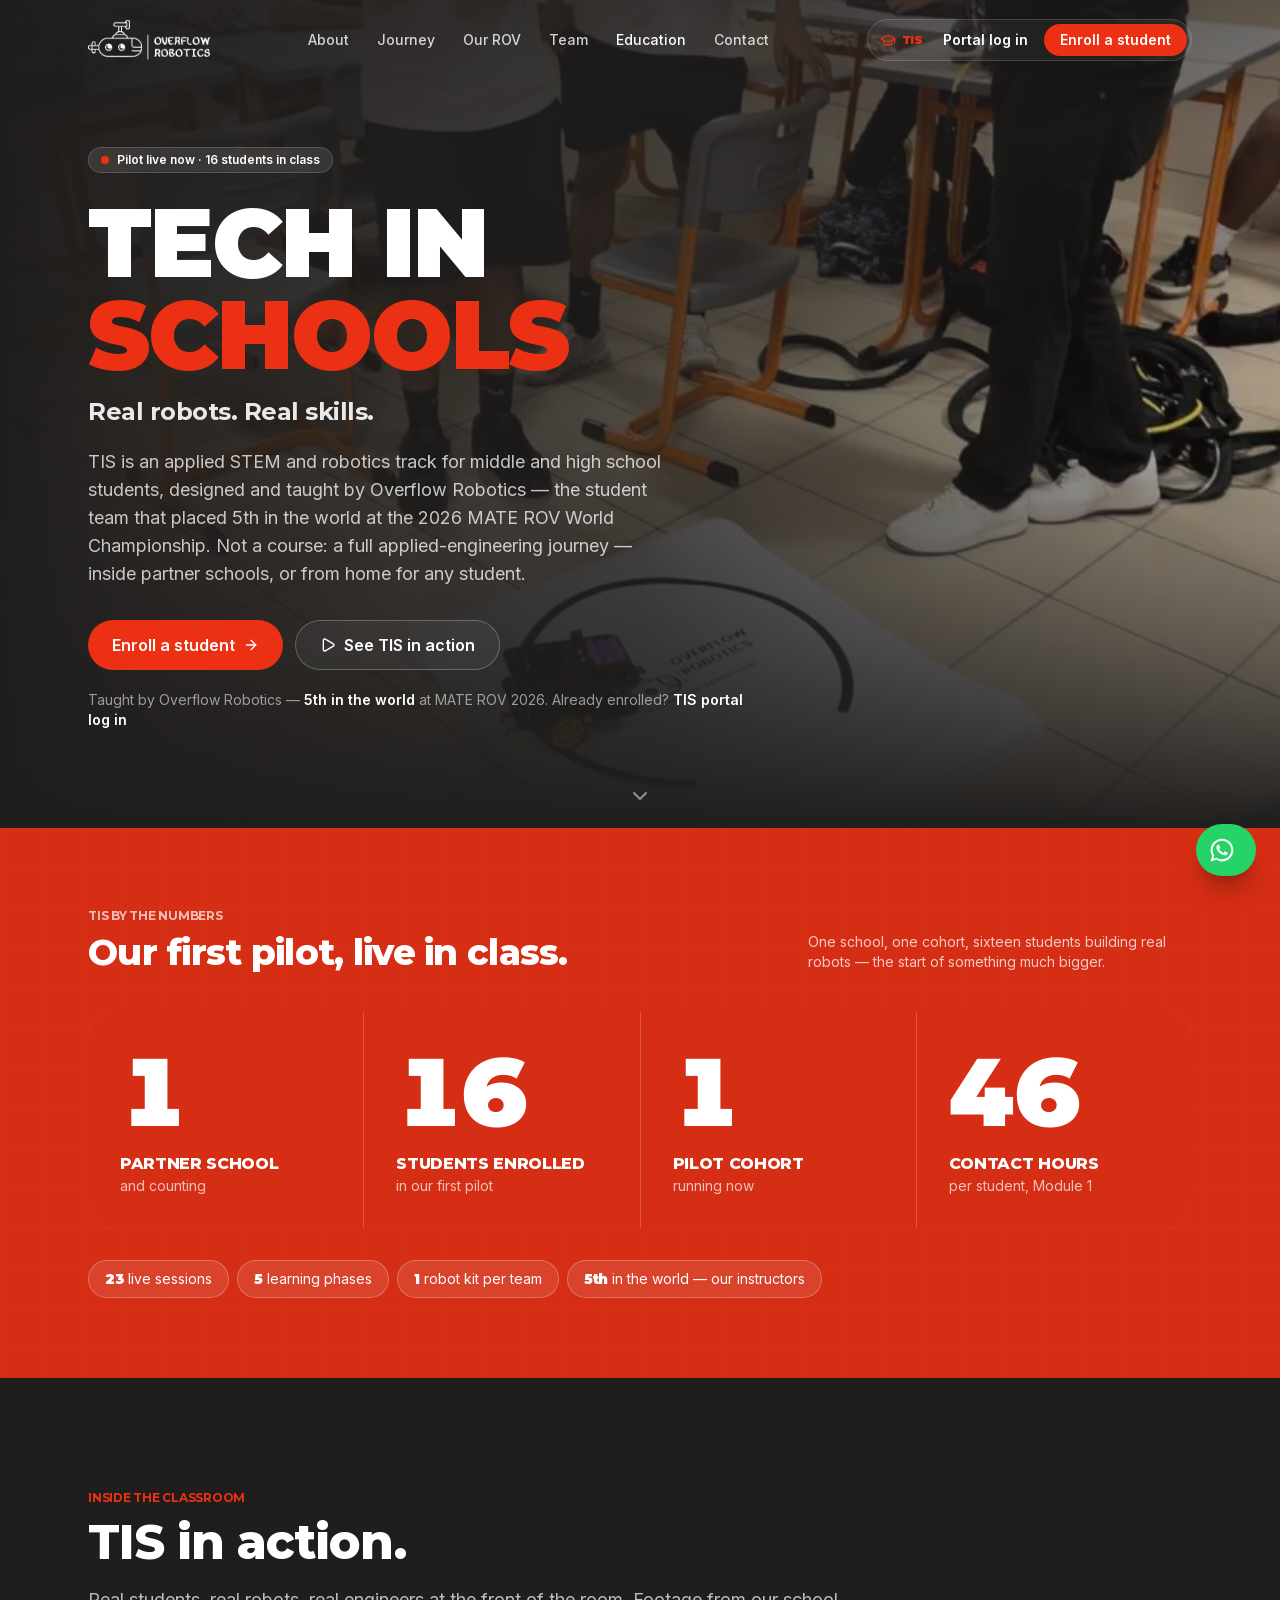
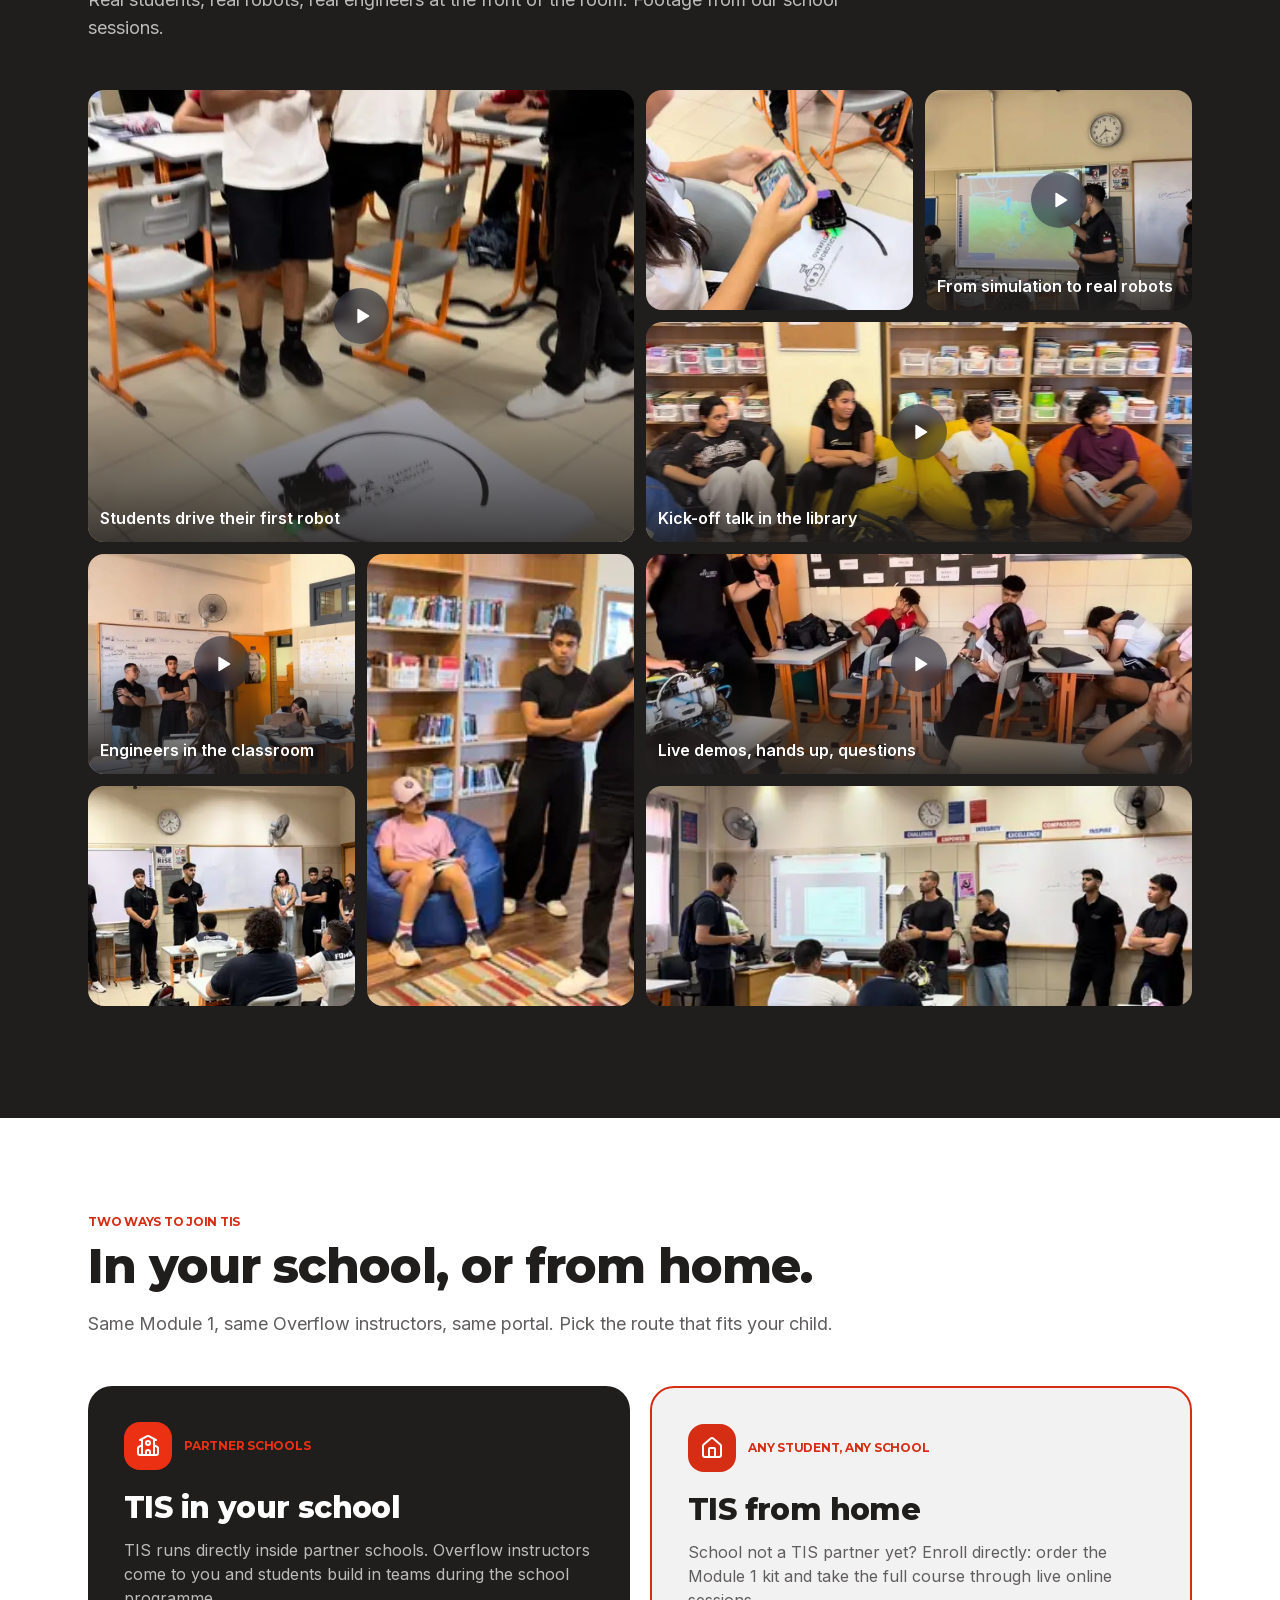
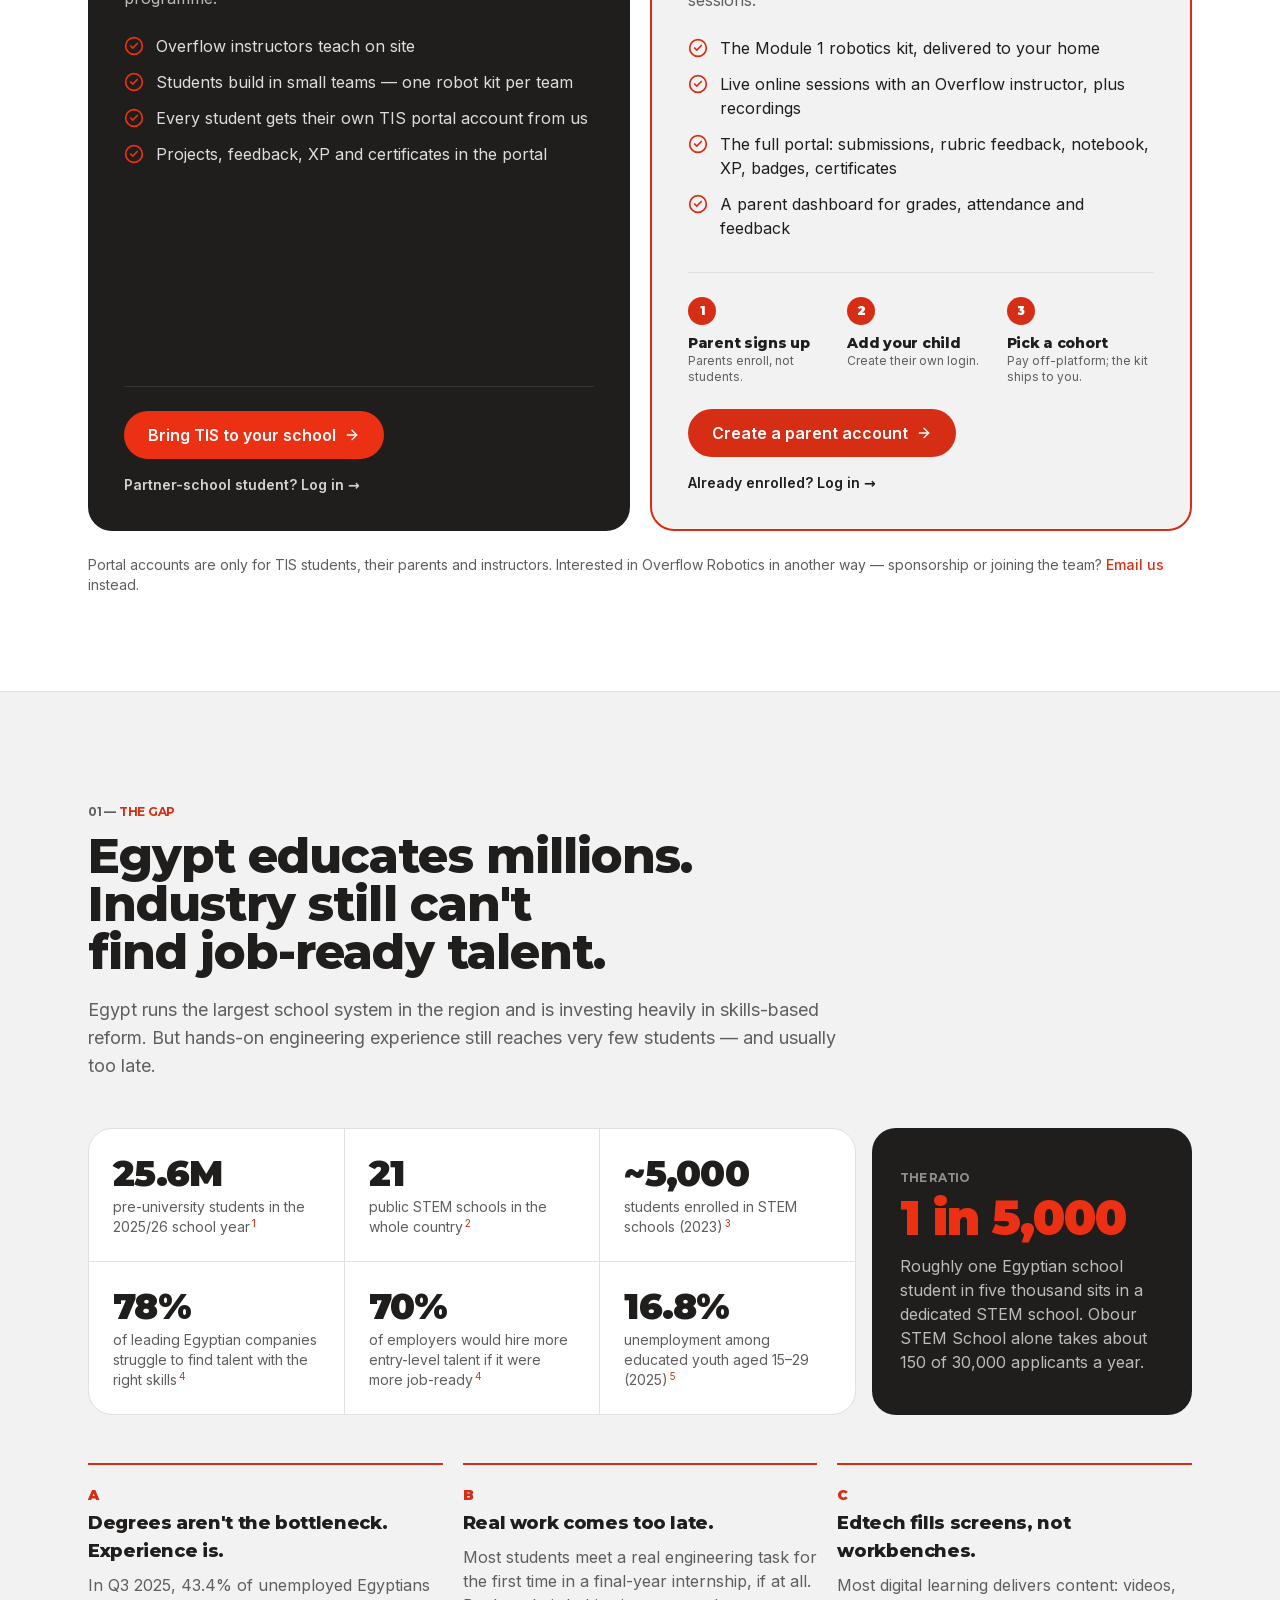
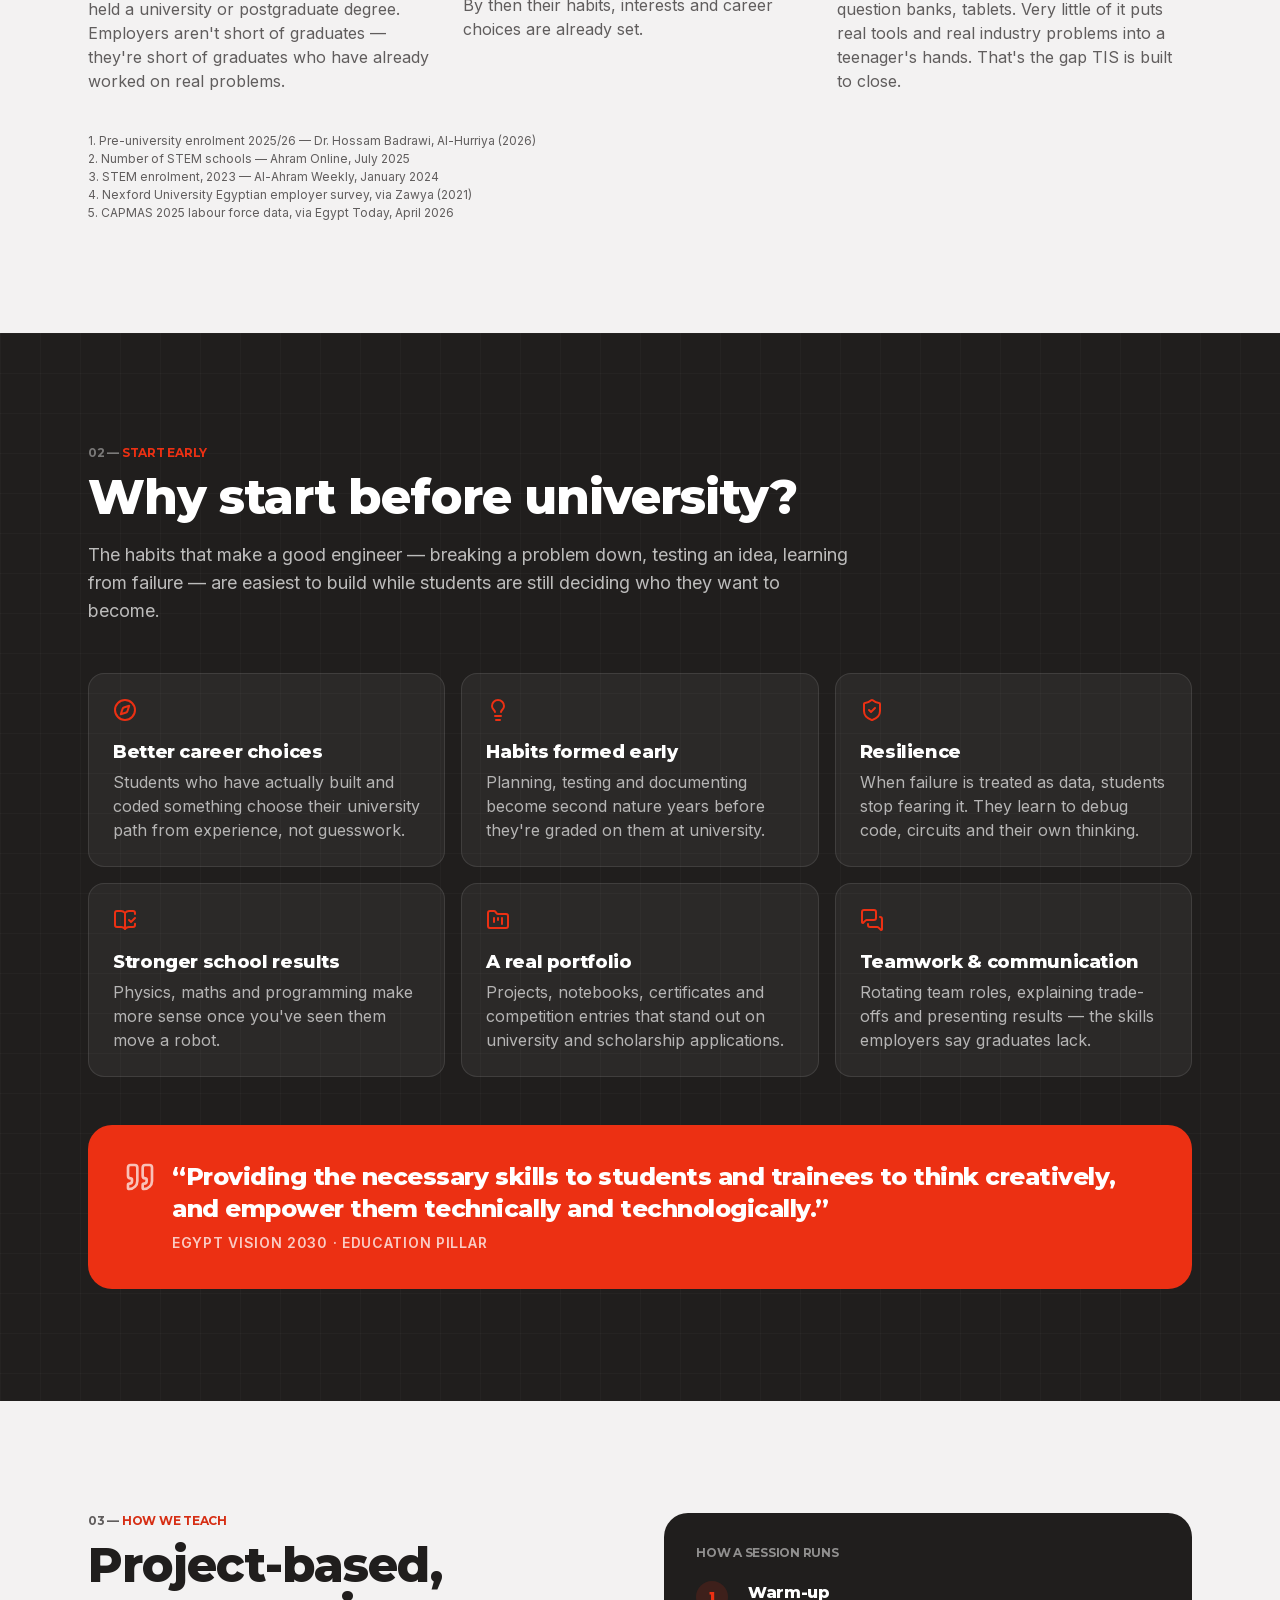
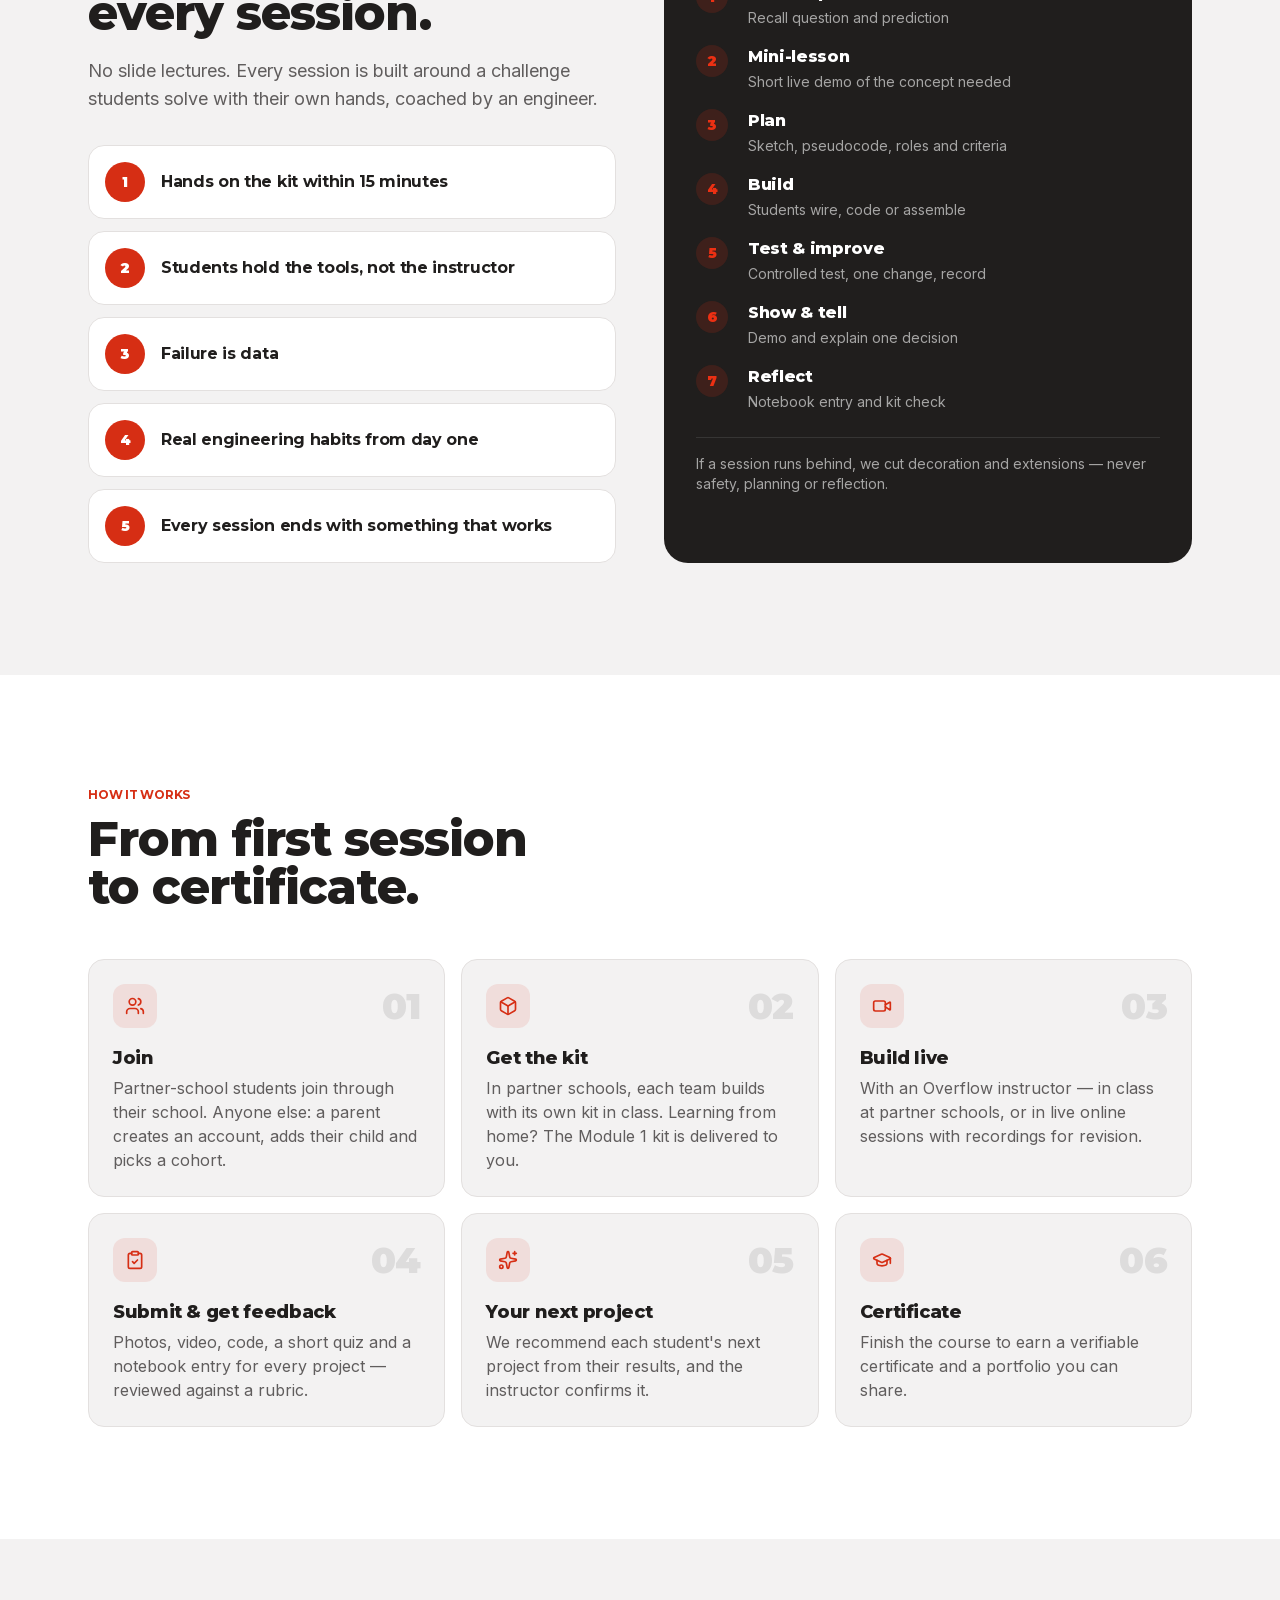
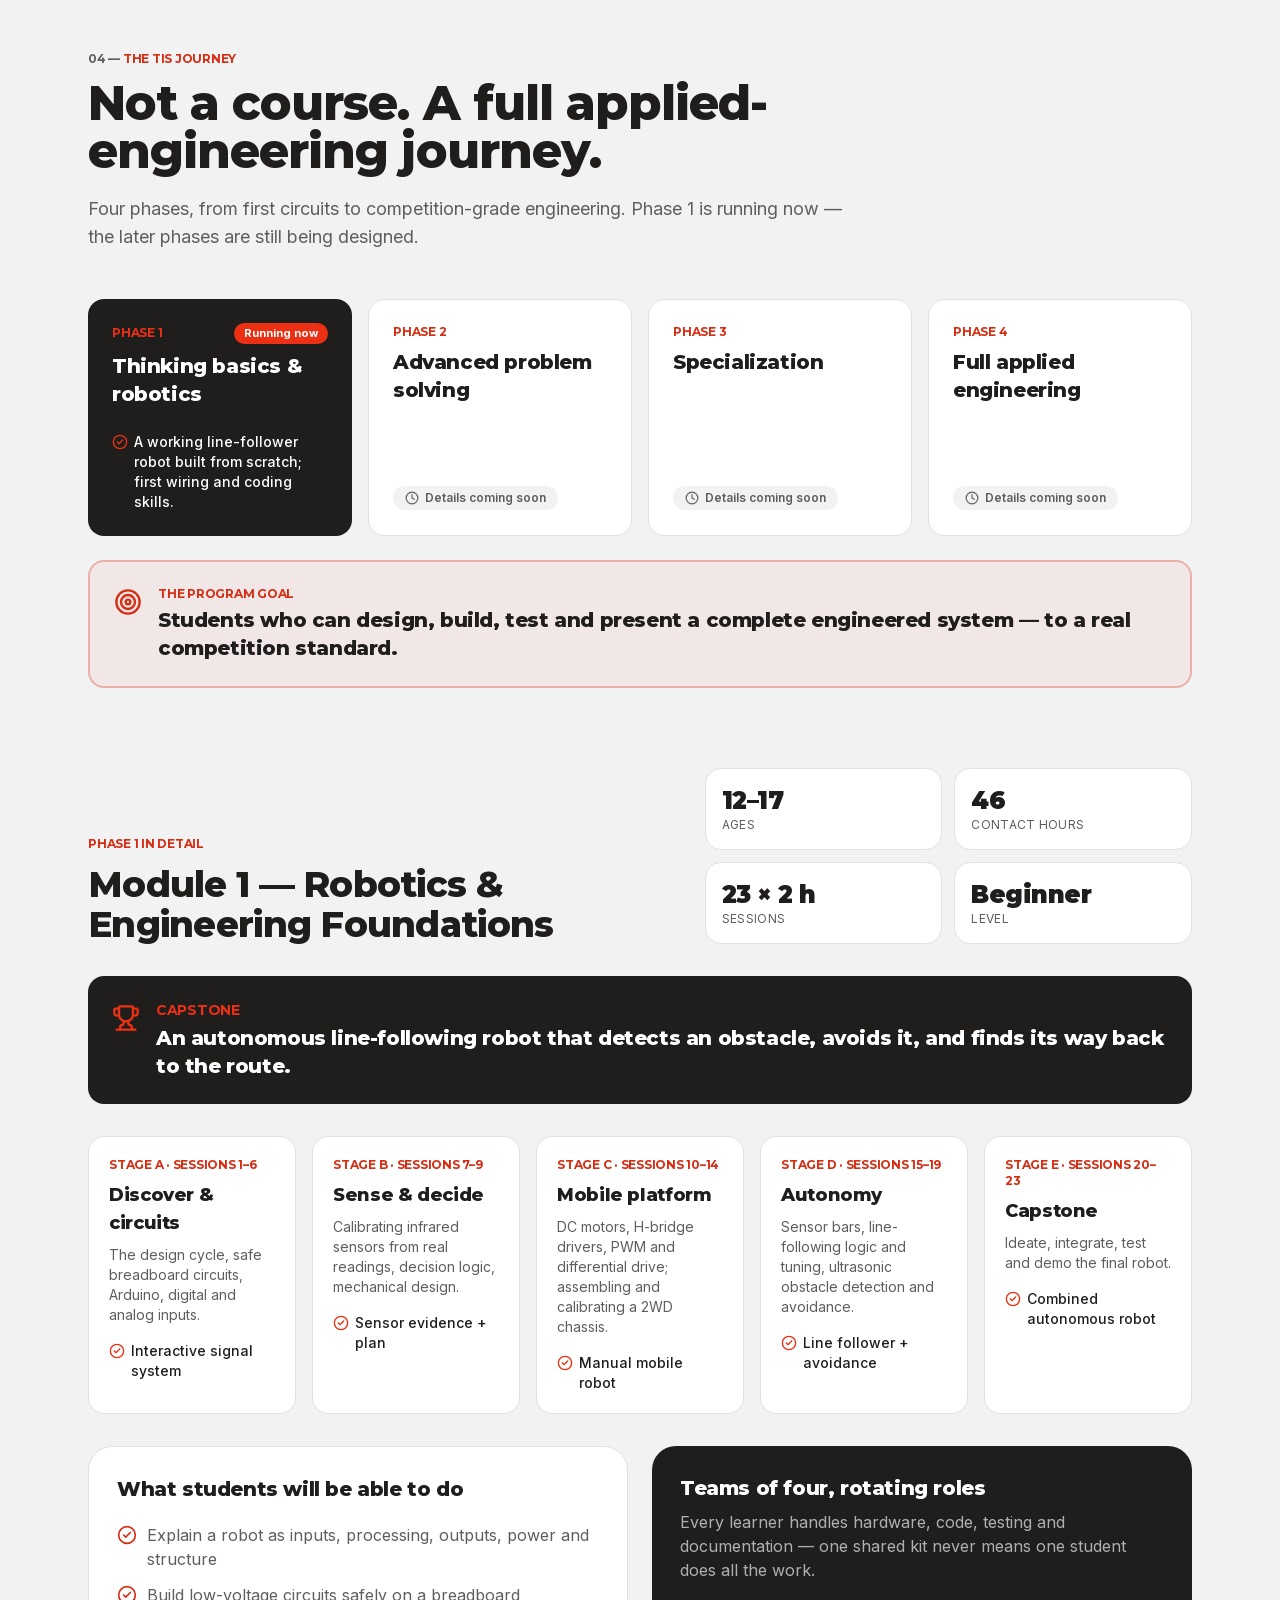
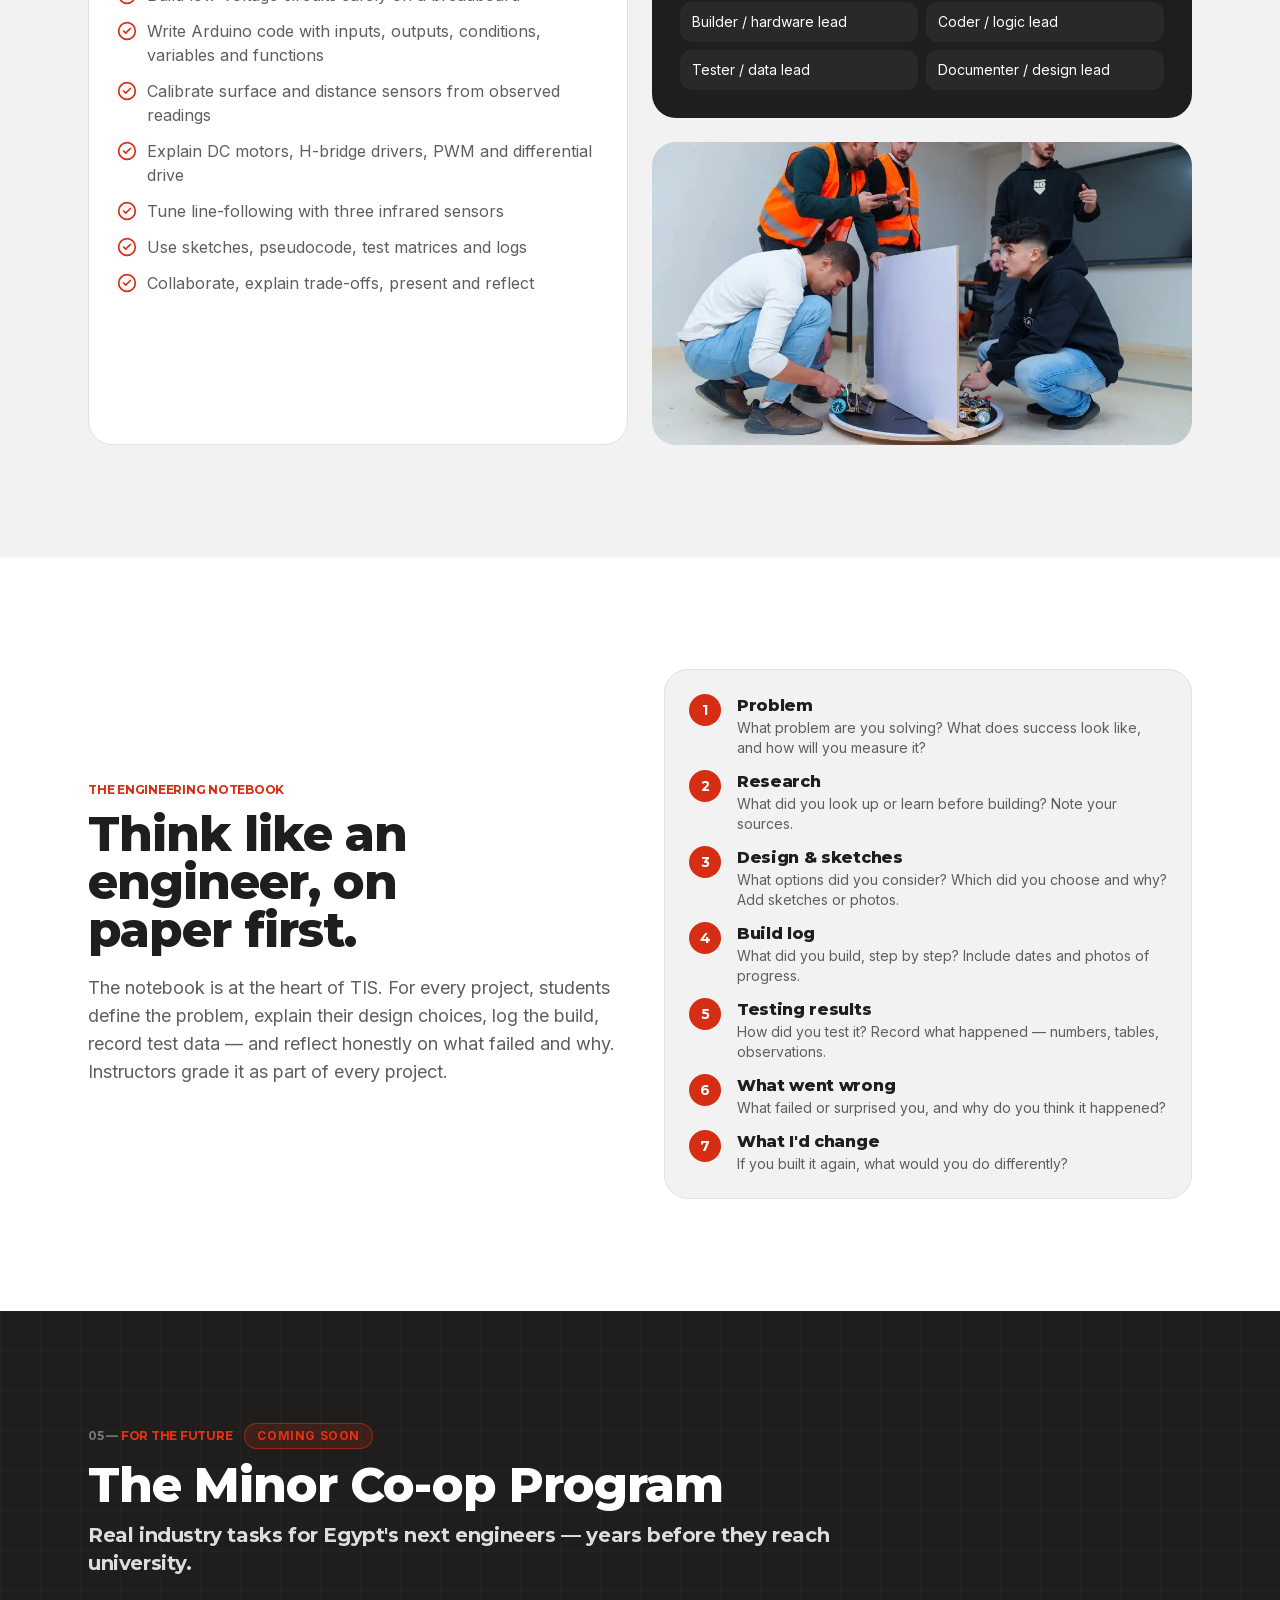
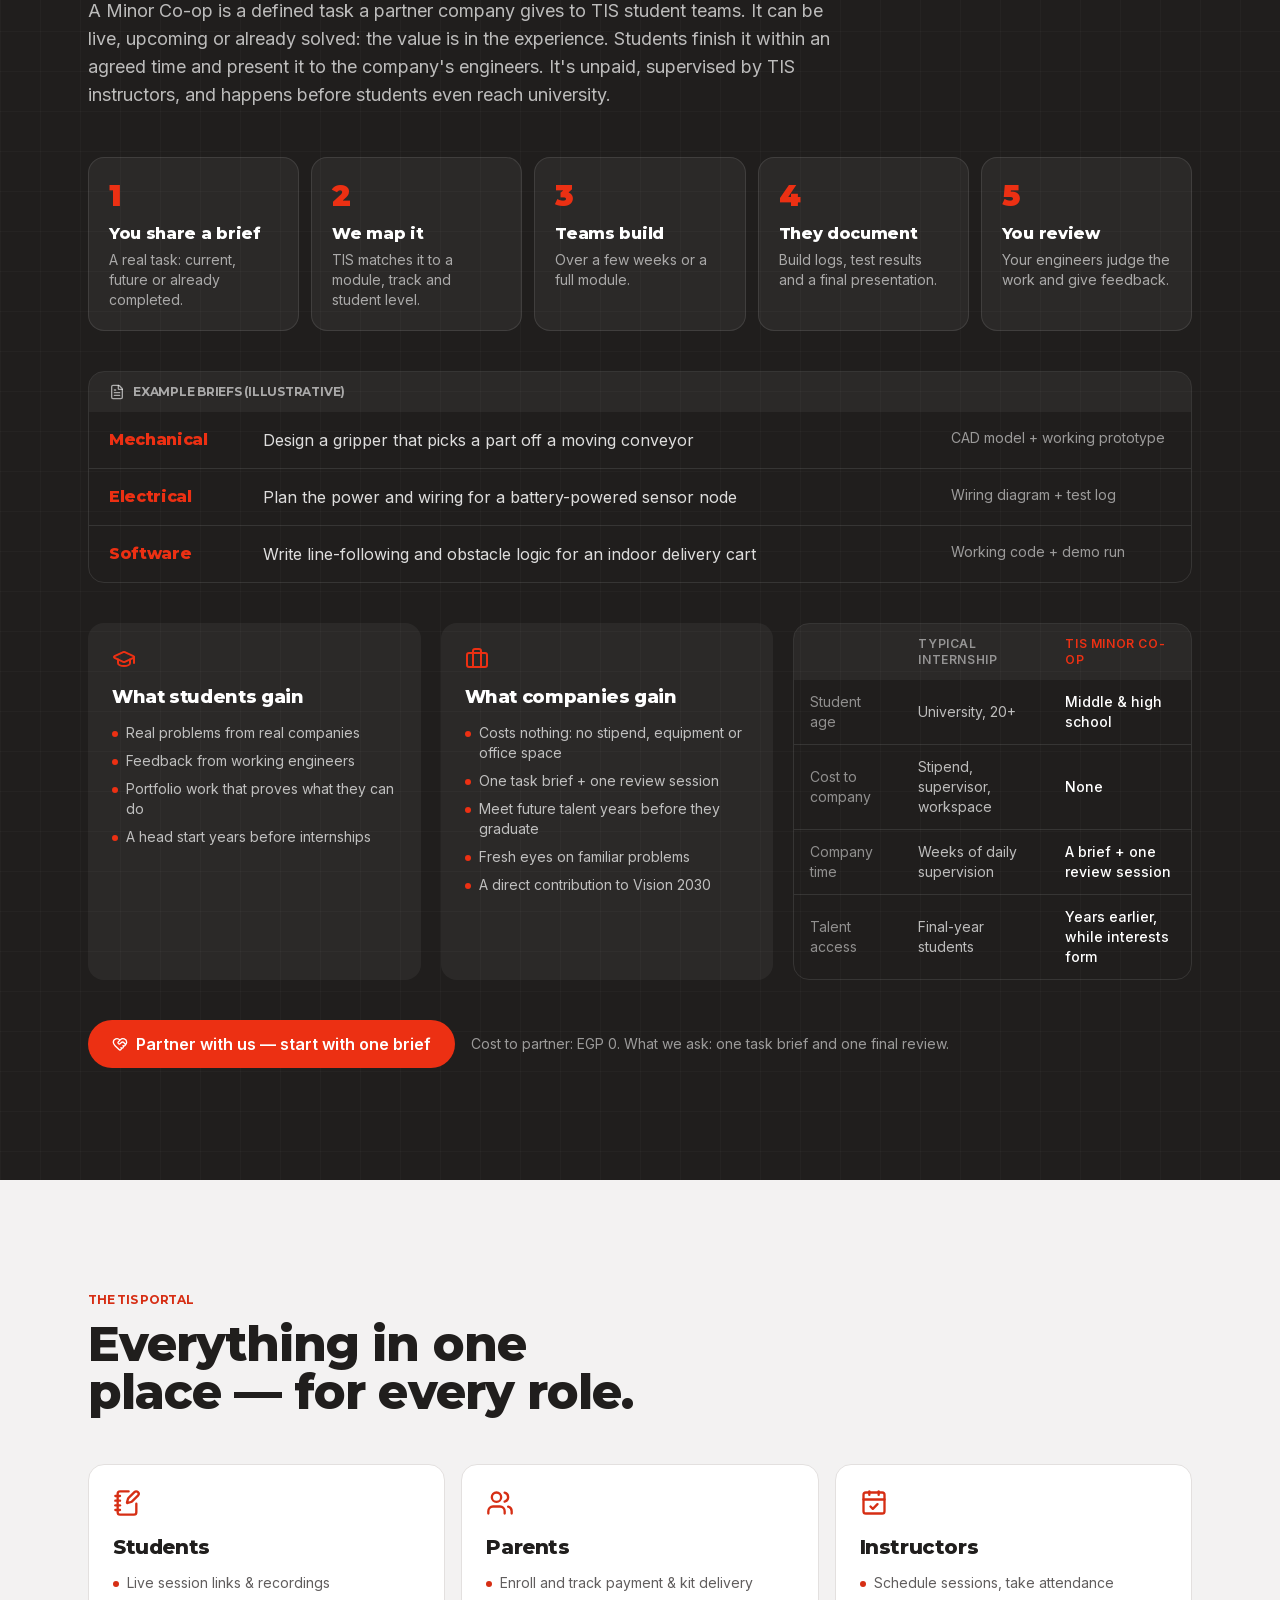
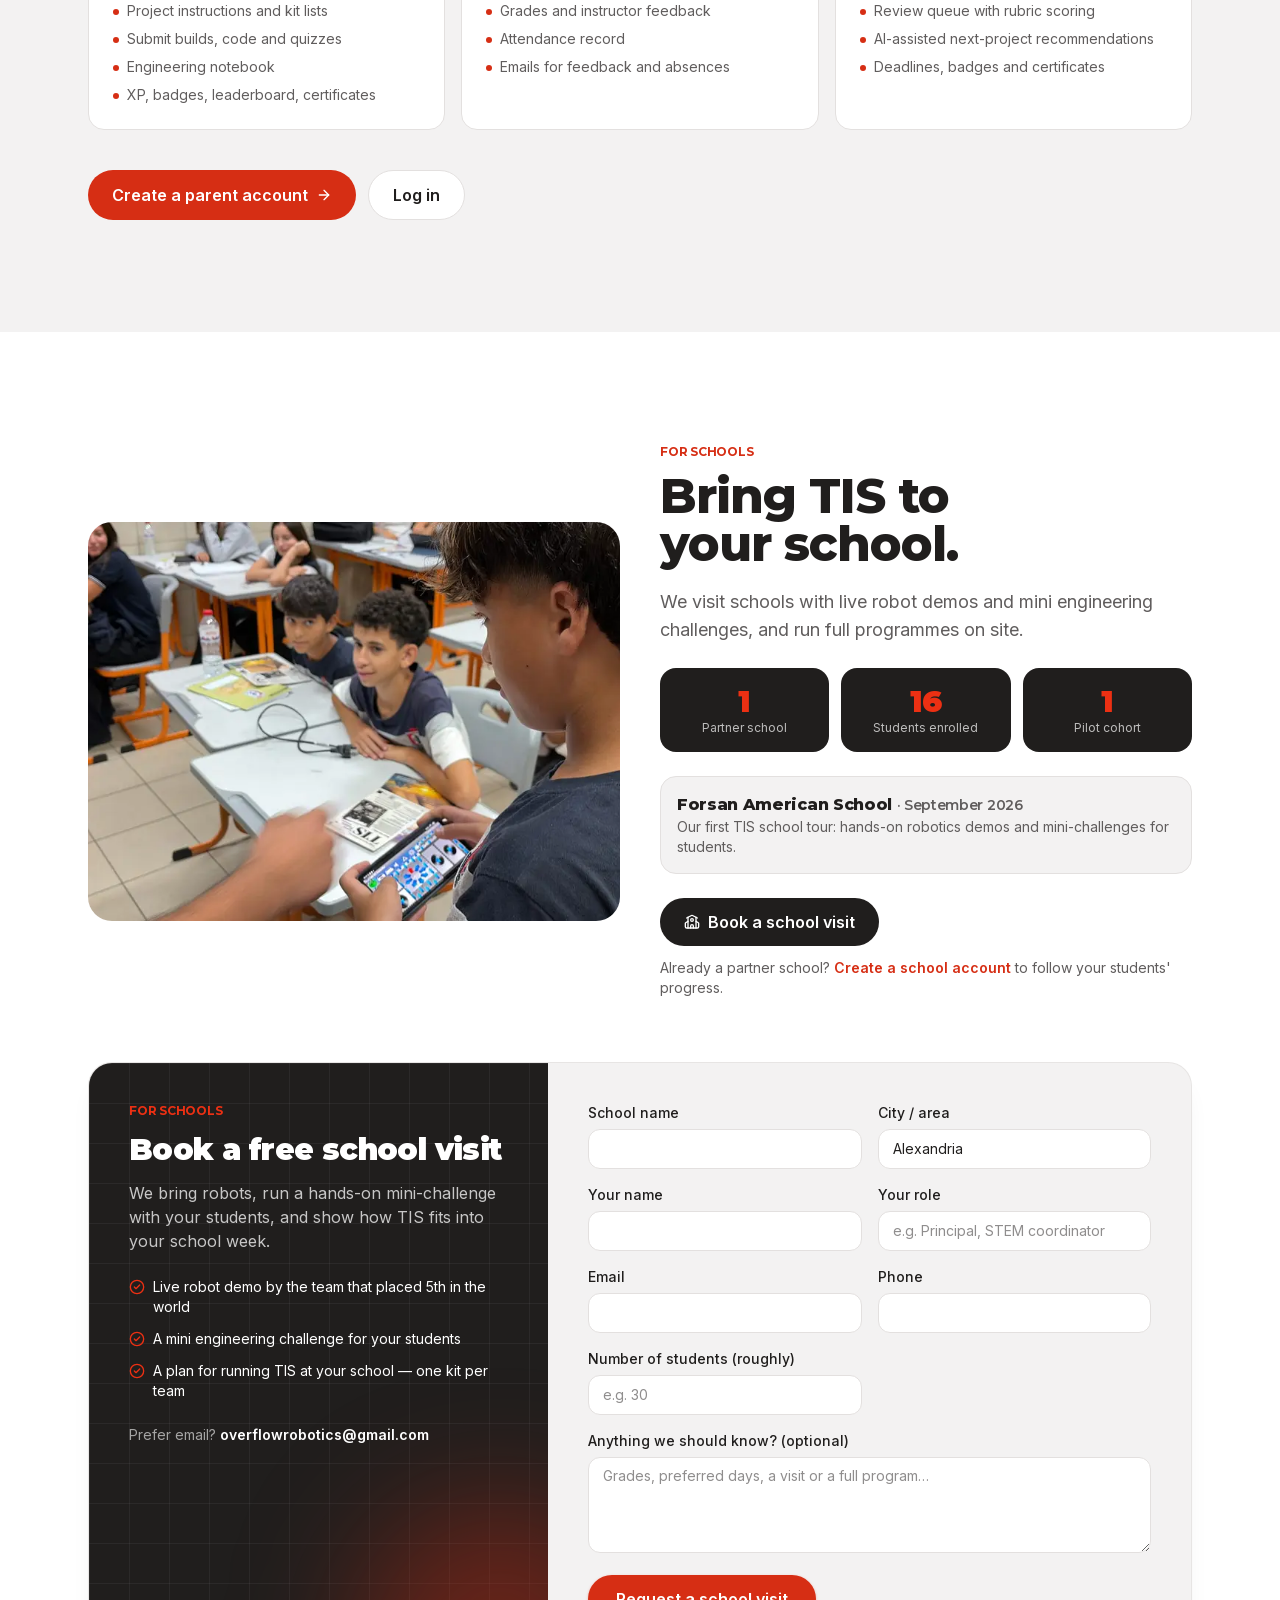
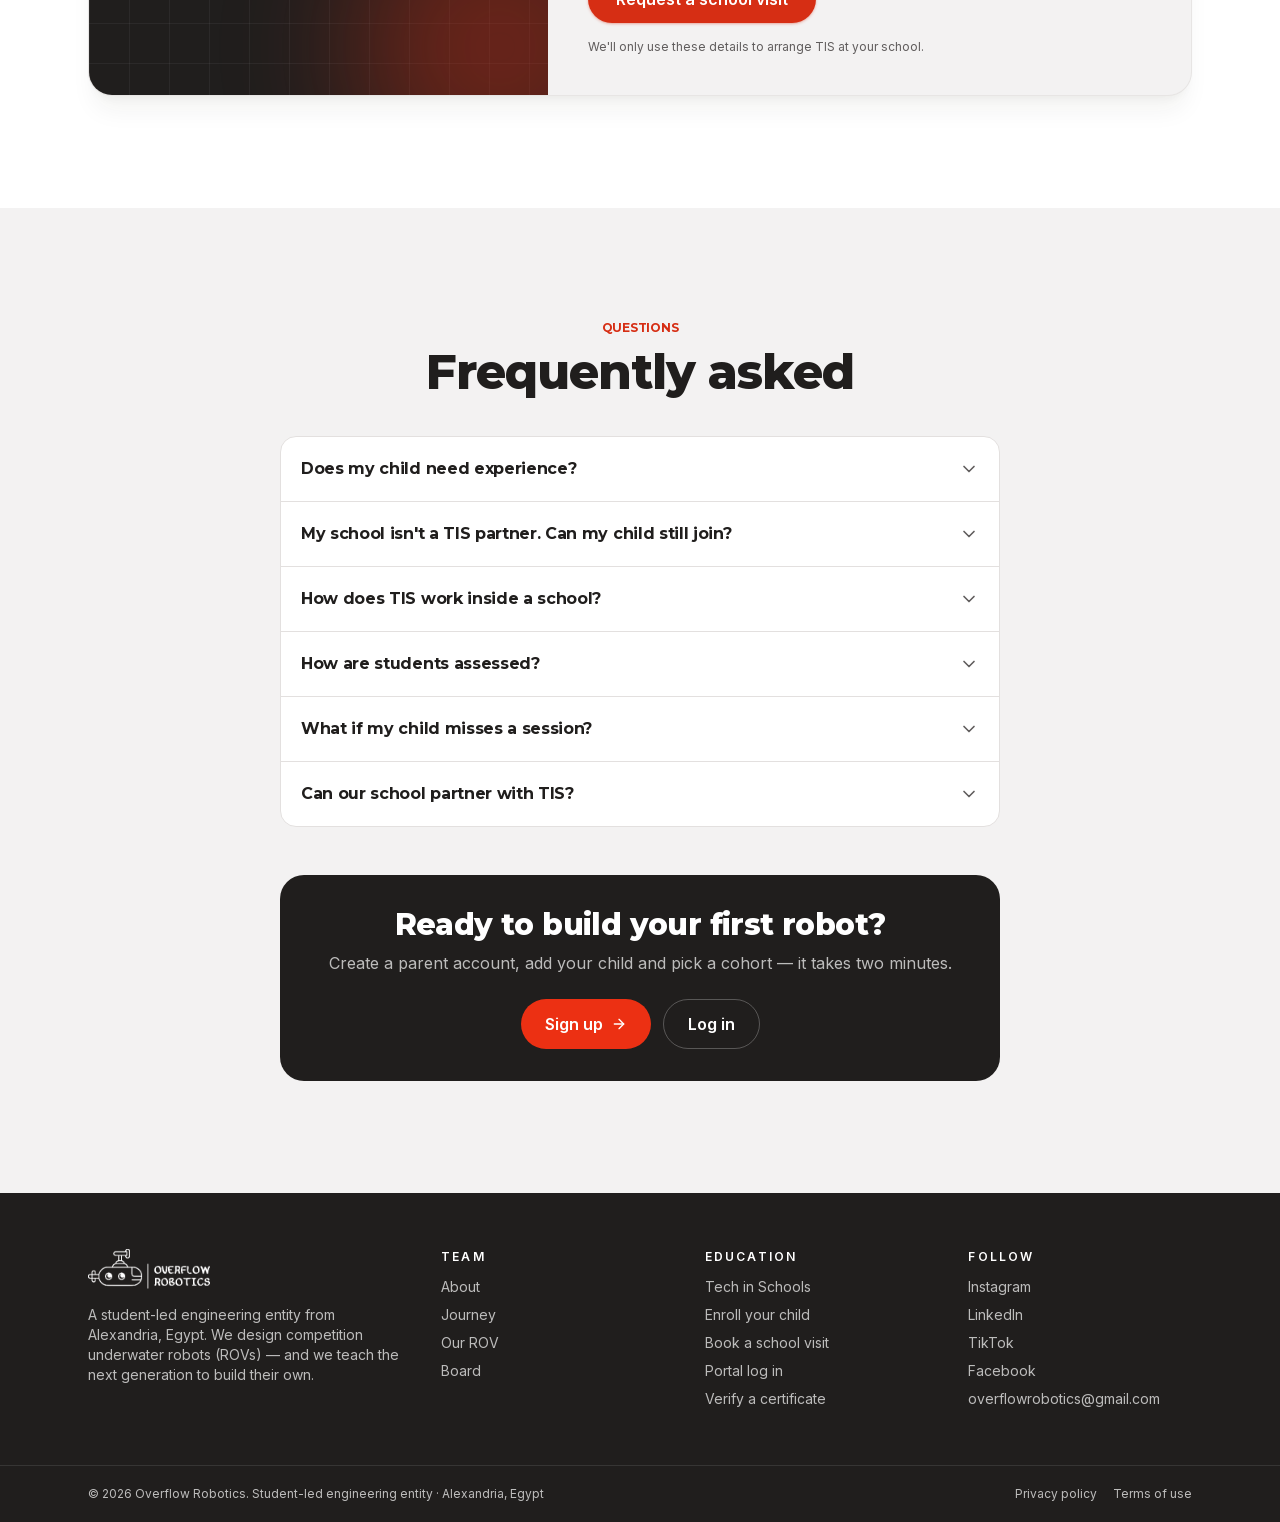
<file: education/index.html>
<!DOCTYPE html><html lang="en" class="_5i_taq_variable BTq_Nq_variable birrMW_variable h-full antialiased"><head><meta charSet="utf-8"/><meta name="viewport" content="width=device-width, initial-scale=1"/><link rel="preload" href="/brand/wordmark-white.png" as="image"/><link rel="stylesheet" href="/assets/chunks/0jyo7djamhgcl.css" data-precedence="next"/><meta name="theme-color" content="#201E1D"/><title>Education · Tech in Schools (TIS) · Overflow Robotics</title><meta name="description" content="Tech in Schools by Overflow Robotics: hands-on robotics and engineering for ages 12–17 in Egypt — in partner schools or from home — taught by the team that placed 5th in the world at MATE ROV 2026."/><meta name="application-name" content="Overflow Robotics"/><meta name="keywords" content="Overflow Robotics,Tech in Schools,TIS,robotics courses Alexandria,STEM for kids Egypt,robotics for teens,MATE ROV,Arduino course Egypt,underwater robotics"/><link rel="canonical" href="https://overflowrobotics.com/education"/><meta property="og:title" content="Tech in Schools (TIS) — Real robots. Real skills."/><meta property="og:description" content="Tech in Schools by Overflow Robotics: hands-on robotics and engineering for ages 12–17 in Egypt — in partner schools or from home — taught by the team that placed 5th in the world at MATE ROV 2026."/><meta property="og:url" content="https://overflowrobotics.com/education"/><meta property="og:image" content="https://overflowrobotics.com/education/opengraph-image-1f2hln.jpg"/><meta property="og:image:type" content="image/jpeg"/><meta property="og:image:width" content="1200"/><meta property="og:image:height" content="630"/><meta property="og:image:alt" content="A Tech in Schools student driving a robot from a phone while classmates watch"/><meta name="twitter:card" content="summary_large_image"/><meta name="twitter:title" content="Tech in Schools (TIS) — Real robots. Real skills."/><meta name="twitter:description" content="Tech in Schools by Overflow Robotics: hands-on robotics and engineering for ages 12–17 in Egypt — in partner schools or from home — taught by the team that placed 5th in the world at MATE ROV 2026."/><meta name="twitter:image" content="https://overflowrobotics.com/education/opengraph-image-1f2hln.jpg"/><meta name="twitter:image:alt" content="A Tech in Schools student driving a robot from a phone while classmates watch"/><meta name="twitter:image:type" content="image/jpeg"/><meta name="twitter:image:width" content="1200"/><meta name="twitter:image:height" content="630"/><link rel="icon" href="/brand/icon.png"/><link rel="apple-touch-icon" href="/brand/icon.png"/><meta name="next-size-adjust" content=""/><style>:root{--brand-primary:#D62E14;--brand-primary-foreground:#ffffff;--brand-accent:#EC3013;--brand-background:#F3F2F2;--brand-surface:#ffffff;--brand-foreground:#201E1D;--brand-muted:#605D5D;--brand-border:#E3E0DF;--brand-danger:#B42318;--brand-warning:#B54708;--brand-success:#067647;--brand-ink:#201E1D;--brand-ink-soft:#2C2928}</style><link rel="preload" as="image" href="/media/tis/tis-hero-poster-w960.webp" fetchpriority="high"/></head><body class="min-h-full flex flex-col font-sans"><div hidden=""></div><header data-site-header="true" class="fixed inset-x-0 top-0 z-50 transition-colors duration-300 bg-transparent"><div class="mx-auto flex h-16 max-w-6xl items-center justify-between px-4 sm:h-20 sm:px-6"><a class="flex items-center" aria-label="Overflow Robotics home" href="/"><img src="/brand/wordmark-white.png" alt="Overflow Robotics" class="h-8 w-auto sm:h-10"/></a><nav class="hidden items-center gap-1 lg:flex"><a class="rounded-full px-3 py-2 text-sm font-medium text-white/80 transition-colors hover:text-white" href="/#about">About</a><a class="rounded-full px-3 py-2 text-sm font-medium text-white/80 transition-colors hover:text-white" href="/#journey">Journey</a><a class="rounded-full px-3 py-2 text-sm font-medium text-white/80 transition-colors hover:text-white" href="/#rov">Our ROV</a><a class="rounded-full px-3 py-2 text-sm font-medium text-white/80 transition-colors hover:text-white" href="/#team">Team</a><a class="rounded-full px-3 py-2 text-sm font-medium transition-colors hover:text-white text-white" href="/education">Education</a><a class="rounded-full px-3 py-2 text-sm font-medium text-white/80 transition-colors hover:text-white" href="/#contact">Contact</a></nav><div class="hidden items-center gap-2 lg:flex"><div class="flex items-center gap-1 rounded-full border border-white/15 bg-white/5 p-1 pl-3" title="Tech in Schools — Overflow Robotics&#x27; robotics courses for ages 12–17"><span class="flex items-center gap-1.5 pr-1 font-display text-[11px] font-black uppercase tracking-[0.15em] text-accent"><svg xmlns="http://www.w3.org/2000/svg" width="24" height="24" viewBox="0 0 24 24" fill="none" stroke="currentColor" stroke-width="2" stroke-linecap="round" stroke-linejoin="round" class="lucide lucide-graduation-cap size-4" aria-hidden="true"><path d="M21.42 10.922a1 1 0 0 0-.019-1.838L12.83 5.18a2 2 0 0 0-1.66 0L2.6 9.08a1 1 0 0 0 0 1.832l8.57 3.908a2 2 0 0 0 1.66 0z"></path><path d="M22 10v6"></path><path d="M6 12.5V16a6 3 0 0 0 12 0v-3.5"></path></svg> TIS</span><a class="rounded-full px-3 py-1.5 text-sm font-semibold text-white hover:bg-white/10" href="https://overflowrobotics.com/login">Portal log in</a><a class="rounded-full bg-accent px-4 py-1.5 text-sm font-semibold text-white transition hover:brightness-110" href="/education#enroll">Enroll a student</a></div></div><button data-menu-toggle="true" class="rounded-lg p-2 text-white lg:hidden" aria-label="Open menu" aria-expanded="false"><svg xmlns="http://www.w3.org/2000/svg" width="24" height="24" viewBox="0 0 24 24" fill="none" stroke="currentColor" stroke-width="2" stroke-linecap="round" stroke-linejoin="round" class="lucide lucide-menu size-6" aria-hidden="true"><path d="M4 5h16"></path><path d="M4 12h16"></path><path d="M4 19h16"></path></svg></button></div></header><main class="flex-1"><section class="relative isolate flex min-h-[92svh] items-end overflow-hidden bg-ink pb-14 pt-32 text-white sm:items-center sm:pb-20"><video class="absolute inset-0 -z-20 size-full object-cover" poster="/media/tis/tis-hero-poster-w960.webp" autoPlay="" muted="" loop="" playsInline="" preload="metadata"><source src="/media/tis/tis-hero-sm.mp4" type="video/mp4" media="(max-width: 767px)"/><source src="/media/tis/tis-hero.mp4" type="video/mp4"/></video><div class="absolute inset-0 -z-10 bg-gradient-to-r from-ink via-ink/75 to-ink/20"></div><div class="absolute inset-0 -z-10 bg-gradient-to-t from-ink via-transparent to-ink/60"></div><div class="mx-auto w-full max-w-6xl px-4 sm:px-6"><div class="reveal max-w-2xl" style="transition-delay:0ms"><p class="inline-flex items-center gap-2 rounded-full border border-white/15 bg-white/10 px-3 py-1 text-xs font-semibold text-white backdrop-blur"><span class="relative flex size-2"><span class="absolute inline-flex size-full animate-ping rounded-full bg-accent opacity-75"></span><span class="relative inline-flex size-2 rounded-full bg-accent"></span></span>Pilot live now · <!-- -->16<!-- --> students in class</p><h1 class="font-display mt-6 text-5xl font-black uppercase leading-[0.95] sm:text-7xl lg:text-8xl">Tech in <span class="text-accent">Schools</span></h1><p class="font-display mt-4 text-xl font-bold text-white/90 sm:text-2xl">Real robots. Real skills.</p><p class="mt-5 max-w-xl text-lg text-white/75">TIS is an applied STEM and robotics track for middle and high school students, designed and taught by Overflow Robotics — the student team that placed 5th in the world at the 2026 MATE ROV World Championship. Not a course: a full applied-engineering journey — inside partner schools, or from home for any student.</p><div class="mt-8 flex flex-wrap gap-3"><a class="inline-flex items-center gap-2 rounded-full bg-accent px-6 py-3 font-semibold text-white transition hover:brightness-110" href="#enroll">Enroll a student <svg xmlns="http://www.w3.org/2000/svg" width="24" height="24" viewBox="0 0 24 24" fill="none" stroke="currentColor" stroke-width="2" stroke-linecap="round" stroke-linejoin="round" class="lucide lucide-arrow-right size-4" aria-hidden="true"><path d="M5 12h14"></path><path d="m12 5 7 7-7 7"></path></svg></a><a class="inline-flex items-center gap-2 rounded-full border border-white/25 bg-white/5 px-6 py-3 font-semibold text-white backdrop-blur transition hover:bg-white/15" href="#in-action"><svg xmlns="http://www.w3.org/2000/svg" width="24" height="24" viewBox="0 0 24 24" fill="none" stroke="currentColor" stroke-width="2" stroke-linecap="round" stroke-linejoin="round" class="lucide lucide-play size-4" aria-hidden="true"><path d="M5 5a2 2 0 0 1 3.008-1.728l11.997 6.998a2 2 0 0 1 .003 3.458l-12 7A2 2 0 0 1 5 19z"></path></svg> See TIS in action</a></div><p class="mt-5 text-sm text-white/55">Taught by Overflow Robotics — <span class="font-semibold text-white">5th in the world</span> at MATE ROV 2026. Already enrolled?<!-- --> <a class="font-semibold text-white underline-offset-4 hover:underline" href="https://overflowrobotics.com/login">TIS portal log in</a></p></div></div><svg xmlns="http://www.w3.org/2000/svg" width="24" height="24" viewBox="0 0 24 24" fill="none" stroke="currentColor" stroke-width="2" stroke-linecap="round" stroke-linejoin="round" class="lucide lucide-chevron-down absolute bottom-5 left-1/2 hidden size-6 -translate-x-1/2 animate-bounce text-white/50 sm:block" aria-hidden="true"><path d="m6 9 6 6 6-6"></path></svg></section><section class="relative overflow-hidden bg-primary text-white"><div class="blueprint absolute inset-0 opacity-25"></div><div class="relative mx-auto max-w-6xl px-4 py-14 sm:px-6 sm:py-20"><div class="reveal flex flex-wrap items-end justify-between gap-4" style="transition-delay:0ms"><div><p class="font-display text-xs font-bold uppercase tracking-[0.25em] text-white/70">TIS by the numbers</p><p class="font-display mt-2 text-3xl font-extrabold sm:text-4xl">Our first pilot, live in class.</p></div><p class="max-w-sm text-sm text-white/75">One school, one cohort, sixteen students building real robots — the start of something much bigger.</p></div><div class="mt-10 grid grid-cols-2 gap-px overflow-hidden rounded-3xl bg-white/20 lg:grid-cols-4"><div class="reveal bg-primary p-6 sm:p-8" style="transition-delay:0ms"><p class="font-display text-6xl font-black leading-none sm:text-8xl"><span class="tabular-nums" data-countup="1" data-prefix="" data-suffix="">1</span></p><p class="font-display mt-3 text-sm font-extrabold uppercase tracking-wider sm:text-base">Partner school</p><p class="text-sm text-white/70">and counting</p></div><div class="reveal bg-primary p-6 sm:p-8" style="transition-delay:100ms"><p class="font-display text-6xl font-black leading-none sm:text-8xl"><span class="tabular-nums" data-countup="16" data-prefix="" data-suffix="">16</span></p><p class="font-display mt-3 text-sm font-extrabold uppercase tracking-wider sm:text-base">Students enrolled</p><p class="text-sm text-white/70">in our first pilot</p></div><div class="reveal bg-primary p-6 sm:p-8" style="transition-delay:200ms"><p class="font-display text-6xl font-black leading-none sm:text-8xl"><span class="tabular-nums" data-countup="1" data-prefix="" data-suffix="">1</span></p><p class="font-display mt-3 text-sm font-extrabold uppercase tracking-wider sm:text-base">Pilot cohort</p><p class="text-sm text-white/70">running now</p></div><div class="reveal bg-primary p-6 sm:p-8" style="transition-delay:300ms"><p class="font-display text-6xl font-black leading-none sm:text-8xl"><span class="tabular-nums" data-countup="46" data-prefix="" data-suffix="">46</span></p><p class="font-display mt-3 text-sm font-extrabold uppercase tracking-wider sm:text-base">Contact hours</p><p class="text-sm text-white/70">per student, Module 1</p></div></div><div class="reveal mt-8 flex flex-wrap gap-2" style="transition-delay:0ms"><span class="rounded-full border border-white/25 bg-white/10 px-4 py-2 text-sm"><span class="font-display font-black">23</span> <!-- -->live sessions</span><span class="rounded-full border border-white/25 bg-white/10 px-4 py-2 text-sm"><span class="font-display font-black">5</span> <!-- -->learning phases</span><span class="rounded-full border border-white/25 bg-white/10 px-4 py-2 text-sm"><span class="font-display font-black">1</span> <!-- -->robot kit per team</span><span class="rounded-full border border-white/25 bg-white/10 px-4 py-2 text-sm"><span class="font-display font-black">5th</span> <!-- -->in the world — our instructors</span></div></div></section><section id="in-action" class="scroll-mt-20 bg-ink py-20 text-white sm:py-28"><div class="mx-auto max-w-6xl px-4 sm:px-6"><div class="reveal max-w-3xl" style="transition-delay:0ms"><p class="font-display text-xs font-bold uppercase tracking-[0.25em] text-accent">Inside the classroom</p><h2 class="font-display text-3xl font-extrabold text-balance sm:text-5xl text-white mt-3">TIS in action.</h2><p class="mt-5 text-lg text-white/70">Real students, real robots, real engineers at the front of the room. Footage from our school sessions.</p></div><div class="mt-12 grid grid-flow-dense auto-rows-[160px] grid-cols-2 gap-3 sm:auto-rows-[220px] lg:grid-cols-4"><div class="reveal group relative overflow-hidden rounded-2xl bg-ink-soft col-span-2 row-span-2" style="transition-delay:0ms"><video data-inview="true" muted="" loop="" playsInline="" preload="none" src="/media/tis/tis-8439.mp4" poster="/media/tis/tis-8439-poster-w960.webp" aria-label="Students drive their first robot" class="absolute inset-0 size-full object-cover transition duration-700 group-hover:scale-105"></video><div class="absolute inset-x-0 bottom-0 h-1/2 bg-gradient-to-t from-ink/85 to-transparent"></div><p class="absolute inset-x-3 bottom-3 text-sm font-semibold sm:text-base">Students drive their first robot</p></div><div class="reveal group relative overflow-hidden rounded-2xl bg-ink-soft col-span-1" style="transition-delay:0ms"><img alt="A student steering a robot from a phone controller" loading="lazy" decoding="async" data-nimg="fill" class="object-cover transition duration-700 group-hover:scale-105" style="position:absolute;height:100%;width:100%;left:0;top:0;right:0;bottom:0;color:transparent" sizes="(min-width: 1024px) 25vw, 50vw" src="/media/tis/tis-still-8412-w960.webp" srcset="/media/tis/tis-still-8412-w480.webp 480w, /media/tis/tis-still-8412-w960.webp 960w, /media/tis/tis-still-8412-w1600.webp 1600w"/></div><div class="reveal group relative overflow-hidden rounded-2xl bg-ink-soft col-span-1" style="transition-delay:0ms"><video data-inview="true" muted="" loop="" playsInline="" preload="none" src="/media/tis/tis-8381.mp4" poster="/media/tis/tis-8381-poster-w960.webp" aria-label="From simulation to real robots" class="absolute inset-0 size-full object-cover transition duration-700 group-hover:scale-105"></video><div class="absolute inset-x-0 bottom-0 h-1/2 bg-gradient-to-t from-ink/85 to-transparent"></div><p class="absolute inset-x-3 bottom-3 text-sm font-semibold sm:text-base">From simulation to real robots</p></div><div class="reveal group relative overflow-hidden rounded-2xl bg-ink-soft col-span-2" style="transition-delay:0ms"><video data-inview="true" muted="" loop="" playsInline="" preload="none" src="/media/tis/tis-8470.mp4" poster="/media/tis/tis-8470-poster-w960.webp" aria-label="Kick-off talk in the library" class="absolute inset-0 size-full object-cover transition duration-700 group-hover:scale-105"></video><div class="absolute inset-x-0 bottom-0 h-1/2 bg-gradient-to-t from-ink/85 to-transparent"></div><p class="absolute inset-x-3 bottom-3 text-sm font-semibold sm:text-base">Kick-off talk in the library</p></div><div class="reveal group relative overflow-hidden rounded-2xl bg-ink-soft col-span-1" style="transition-delay:0ms"><video data-inview="true" muted="" loop="" playsInline="" preload="none" src="/media/tis/tis-8420.mp4" poster="/media/tis/tis-8420-poster-w960.webp" aria-label="Engineers in the classroom" class="absolute inset-0 size-full object-cover transition duration-700 group-hover:scale-105"></video><div class="absolute inset-x-0 bottom-0 h-1/2 bg-gradient-to-t from-ink/85 to-transparent"></div><p class="absolute inset-x-3 bottom-3 text-sm font-semibold sm:text-base">Engineers in the classroom</p></div><div class="reveal group relative overflow-hidden rounded-2xl bg-ink-soft col-span-1 row-span-2" style="transition-delay:0ms"><img alt="Overflow engineers speaking to students in the school library" loading="lazy" decoding="async" data-nimg="fill" class="object-cover transition duration-700 group-hover:scale-105" style="position:absolute;height:100%;width:100%;left:0;top:0;right:0;bottom:0;color:transparent" sizes="(min-width: 1024px) 25vw, 50vw" src="/media/tis/tis-still-8469-w960.webp" srcset="/media/tis/tis-still-8469-w480.webp 480w, /media/tis/tis-still-8469-w960.webp 960w, /media/tis/tis-still-8469-w1600.webp 1600w"/></div><div class="reveal group relative overflow-hidden rounded-2xl bg-ink-soft col-span-2" style="transition-delay:0ms"><video data-inview="true" muted="" loop="" playsInline="" preload="none" src="/media/tis/tis-8456.mp4" poster="/media/tis/tis-8456-poster-w960.webp" aria-label="Live demos, hands up, questions" class="absolute inset-0 size-full object-cover transition duration-700 group-hover:scale-105"></video><div class="absolute inset-x-0 bottom-0 h-1/2 bg-gradient-to-t from-ink/85 to-transparent"></div><p class="absolute inset-x-3 bottom-3 text-sm font-semibold sm:text-base">Live demos, hands up, questions</p></div><div class="reveal group relative overflow-hidden rounded-2xl bg-ink-soft col-span-1" style="transition-delay:0ms"><img alt="The team presenting to a class" loading="lazy" decoding="async" data-nimg="fill" class="object-cover transition duration-700 group-hover:scale-105" style="position:absolute;height:100%;width:100%;left:0;top:0;right:0;bottom:0;color:transparent" sizes="(min-width: 1024px) 25vw, 50vw" src="/media/tis/tis-still-8359-w960.webp" srcset="/media/tis/tis-still-8359-w480.webp 480w, /media/tis/tis-still-8359-w960.webp 960w, /media/tis/tis-still-8359-w1600.webp 1600w"/></div><div class="reveal group relative overflow-hidden rounded-2xl bg-ink-soft col-span-2" style="transition-delay:0ms"><img alt="Overflow engineers presenting a TIS session" loading="lazy" decoding="async" data-nimg="fill" class="object-cover transition duration-700 group-hover:scale-105" style="position:absolute;height:100%;width:100%;left:0;top:0;right:0;bottom:0;color:transparent" sizes="(min-width: 1024px) 25vw, 50vw" src="/media/tis/tis-still-8386-w960.webp" srcset="/media/tis/tis-still-8386-w480.webp 480w, /media/tis/tis-still-8386-w960.webp 960w, /media/tis/tis-still-8386-w1600.webp 1600w"/></div></div></div></section><section id="enroll" class="scroll-mt-20 border-b border-border bg-surface py-20 sm:py-24"><div class="mx-auto max-w-6xl px-4 sm:px-6"><div class="reveal max-w-3xl" style="transition-delay:0ms"><p class="font-display text-xs font-bold uppercase tracking-[0.25em] text-primary">Two ways to join TIS</p><h2 class="font-display text-3xl font-extrabold text-balance sm:text-5xl text-ink mt-3">In your school, or from home.</h2><p class="mt-5 text-lg text-muted">Same Module 1, same Overflow instructors, same portal. Pick the route that fits your child.</p></div><div class="mt-12 grid gap-5 lg:grid-cols-2"><div class="reveal flex flex-col rounded-3xl p-7 sm:p-9 bg-ink text-white" style="transition-delay:0ms"><div class="flex items-center gap-3"><span class="grid size-12 place-items-center rounded-2xl bg-accent"><svg xmlns="http://www.w3.org/2000/svg" width="24" height="24" viewBox="0 0 24 24" fill="none" stroke="currentColor" stroke-width="2" stroke-linecap="round" stroke-linejoin="round" class="lucide lucide-school size-6 text-white" aria-hidden="true"><path d="M14 21v-3a2 2 0 0 0-4 0v3"></path><path d="M18 4.933V21"></path><path d="m4 6 7.106-3.79a2 2 0 0 1 1.788 0L20 6"></path><path d="m6 11-3.52 2.147a1 1 0 0 0-.48.854V19a2 2 0 0 0 2 2h16a2 2 0 0 0 2-2v-5a1 1 0 0 0-.48-.853L18 11"></path><path d="M6 4.933V21"></path><circle cx="12" cy="9" r="2"></circle></svg></span><span class="font-display text-xs font-bold uppercase tracking-[0.2em] text-accent">Partner schools</span></div><p class="font-display mt-5 text-3xl font-extrabold text-white">TIS in your school</p><p class="mt-3 text-white/70">TIS runs directly inside partner schools. Overflow instructors come to you and students build in teams during the school programme.</p><ul class="mb-8 mt-6 flex-1 space-y-3"><li class="flex gap-3"><svg xmlns="http://www.w3.org/2000/svg" width="24" height="24" viewBox="0 0 24 24" fill="none" stroke="currentColor" stroke-width="2" stroke-linecap="round" stroke-linejoin="round" class="lucide lucide-circle-check lucide-check-circle-2 mt-0.5 size-5 shrink-0 text-accent" aria-hidden="true"><circle cx="12" cy="12" r="10"></circle><path d="m16 9-5.5 5.5L8 12"></path></svg><span class="text-white/85">Overflow instructors teach on site</span></li><li class="flex gap-3"><svg xmlns="http://www.w3.org/2000/svg" width="24" height="24" viewBox="0 0 24 24" fill="none" stroke="currentColor" stroke-width="2" stroke-linecap="round" stroke-linejoin="round" class="lucide lucide-circle-check lucide-check-circle-2 mt-0.5 size-5 shrink-0 text-accent" aria-hidden="true"><circle cx="12" cy="12" r="10"></circle><path d="m16 9-5.5 5.5L8 12"></path></svg><span class="text-white/85">Students build in small teams — one robot kit per team</span></li><li class="flex gap-3"><svg xmlns="http://www.w3.org/2000/svg" width="24" height="24" viewBox="0 0 24 24" fill="none" stroke="currentColor" stroke-width="2" stroke-linecap="round" stroke-linejoin="round" class="lucide lucide-circle-check lucide-check-circle-2 mt-0.5 size-5 shrink-0 text-accent" aria-hidden="true"><circle cx="12" cy="12" r="10"></circle><path d="m16 9-5.5 5.5L8 12"></path></svg><span class="text-white/85">Every student gets their own TIS portal account from us</span></li><li class="flex gap-3"><svg xmlns="http://www.w3.org/2000/svg" width="24" height="24" viewBox="0 0 24 24" fill="none" stroke="currentColor" stroke-width="2" stroke-linecap="round" stroke-linejoin="round" class="lucide lucide-circle-check lucide-check-circle-2 mt-0.5 size-5 shrink-0 text-accent" aria-hidden="true"><circle cx="12" cy="12" r="10"></circle><path d="m16 9-5.5 5.5L8 12"></path></svg><span class="text-white/85">Projects, feedback, XP and certificates in the portal</span></li></ul><div class="flex flex-wrap items-center gap-4 border-t border-white/10 pt-6"><a class="inline-flex items-center gap-2 rounded-full bg-accent px-6 py-3 font-semibold text-white transition hover:brightness-110" href="#schools">Bring TIS to your school <svg xmlns="http://www.w3.org/2000/svg" width="24" height="24" viewBox="0 0 24 24" fill="none" stroke="currentColor" stroke-width="2" stroke-linecap="round" stroke-linejoin="round" class="lucide lucide-arrow-right size-4" aria-hidden="true"><path d="M5 12h14"></path><path d="m12 5 7 7-7 7"></path></svg></a><a class="text-sm font-semibold text-white/80 hover:text-white" href="https://overflowrobotics.com/login">Partner-school student? Log in →</a></div></div><div class="reveal flex flex-col rounded-3xl p-7 sm:p-9 border-2 border-primary bg-background" style="transition-delay:120ms"><div class="flex items-center gap-3"><span class="grid size-12 place-items-center rounded-2xl bg-primary"><svg xmlns="http://www.w3.org/2000/svg" width="24" height="24" viewBox="0 0 24 24" fill="none" stroke="currentColor" stroke-width="2" stroke-linecap="round" stroke-linejoin="round" class="lucide lucide-house lucide-home size-6 text-white" aria-hidden="true"><path d="M15 21v-8a1 1 0 0 0-1-1h-4a1 1 0 0 0-1 1v8"></path><path d="M3 10a2 2 0 0 1 .709-1.528l7-6a2 2 0 0 1 2.582 0l7 6A2 2 0 0 1 21 10v9a2 2 0 0 1-2 2H5a2 2 0 0 1-2-2z"></path></svg></span><span class="font-display text-xs font-bold uppercase tracking-[0.2em] text-primary">Any student, any school</span></div><p class="font-display mt-5 text-3xl font-extrabold text-ink">TIS from home</p><p class="mt-3 text-muted">School not a TIS partner yet? Enroll directly: order the Module 1 kit and take the full course through live online sessions.</p><ul class="mb-8 mt-6 flex-1 space-y-3"><li class="flex gap-3"><svg xmlns="http://www.w3.org/2000/svg" width="24" height="24" viewBox="0 0 24 24" fill="none" stroke="currentColor" stroke-width="2" stroke-linecap="round" stroke-linejoin="round" class="lucide lucide-circle-check lucide-check-circle-2 mt-0.5 size-5 shrink-0 text-primary" aria-hidden="true"><circle cx="12" cy="12" r="10"></circle><path d="m16 9-5.5 5.5L8 12"></path></svg><span class="text-ink">The Module 1 robotics kit, delivered to your home</span></li><li class="flex gap-3"><svg xmlns="http://www.w3.org/2000/svg" width="24" height="24" viewBox="0 0 24 24" fill="none" stroke="currentColor" stroke-width="2" stroke-linecap="round" stroke-linejoin="round" class="lucide lucide-circle-check lucide-check-circle-2 mt-0.5 size-5 shrink-0 text-primary" aria-hidden="true"><circle cx="12" cy="12" r="10"></circle><path d="m16 9-5.5 5.5L8 12"></path></svg><span class="text-ink">Live online sessions with an Overflow instructor, plus recordings</span></li><li class="flex gap-3"><svg xmlns="http://www.w3.org/2000/svg" width="24" height="24" viewBox="0 0 24 24" fill="none" stroke="currentColor" stroke-width="2" stroke-linecap="round" stroke-linejoin="round" class="lucide lucide-circle-check lucide-check-circle-2 mt-0.5 size-5 shrink-0 text-primary" aria-hidden="true"><circle cx="12" cy="12" r="10"></circle><path d="m16 9-5.5 5.5L8 12"></path></svg><span class="text-ink">The full portal: submissions, rubric feedback, notebook, XP, badges, certificates</span></li><li class="flex gap-3"><svg xmlns="http://www.w3.org/2000/svg" width="24" height="24" viewBox="0 0 24 24" fill="none" stroke="currentColor" stroke-width="2" stroke-linecap="round" stroke-linejoin="round" class="lucide lucide-circle-check lucide-check-circle-2 mt-0.5 size-5 shrink-0 text-primary" aria-hidden="true"><circle cx="12" cy="12" r="10"></circle><path d="m16 9-5.5 5.5L8 12"></path></svg><span class="text-ink">A parent dashboard for grades, attendance and feedback</span></li></ul><div class="border-t border-border pt-6"><ol class="grid gap-3 sm:grid-cols-3"><li><span class="font-display grid size-7 place-items-center rounded-full bg-primary text-xs font-black text-white">1</span><p class="font-display mt-2 text-sm font-extrabold text-ink">Parent signs up</p><p class="text-xs text-muted">Parents enroll, not students.</p></li><li><span class="font-display grid size-7 place-items-center rounded-full bg-primary text-xs font-black text-white">2</span><p class="font-display mt-2 text-sm font-extrabold text-ink">Add your child</p><p class="text-xs text-muted">Create their own login.</p></li><li><span class="font-display grid size-7 place-items-center rounded-full bg-primary text-xs font-black text-white">3</span><p class="font-display mt-2 text-sm font-extrabold text-ink">Pick a cohort</p><p class="text-xs text-muted">Pay off-platform; the kit ships to you.</p></li></ol><div class="mt-6 flex flex-wrap items-center gap-4"><a class="inline-flex items-center gap-2 rounded-full bg-primary px-6 py-3 font-semibold text-white transition hover:brightness-110" href="https://overflowrobotics.com/signup">Create a parent account <svg xmlns="http://www.w3.org/2000/svg" width="24" height="24" viewBox="0 0 24 24" fill="none" stroke="currentColor" stroke-width="2" stroke-linecap="round" stroke-linejoin="round" class="lucide lucide-arrow-right size-4" aria-hidden="true"><path d="M5 12h14"></path><path d="m12 5 7 7-7 7"></path></svg></a><a class="text-sm font-semibold text-ink hover:text-primary" href="https://overflowrobotics.com/login">Already enrolled? Log in →</a></div></div></div></div><div class="reveal mt-6 text-sm text-muted" style="transition-delay:0ms">Portal accounts are only for TIS students, their parents and instructors. Interested in Overflow Robotics in another way — sponsorship or joining the team?<!-- --> <a href="mailto:overflowrobotics@gmail.com" class="font-medium text-primary hover:underline">Email us</a> <!-- -->instead.</div></div></section><section class="bg-background py-20 sm:py-28"><div class="mx-auto max-w-6xl px-4 sm:px-6"><div class="reveal max-w-3xl" style="transition-delay:0ms"><p class="font-display text-xs font-bold uppercase tracking-[0.25em] text-primary"><span class="text-muted">01<!-- --> — </span>The gap</p><h2 class="font-display text-3xl font-extrabold text-balance sm:text-5xl text-ink mt-3">Egypt educates millions. Industry still can&#x27;t find job-ready talent.</h2><p class="mt-5 text-lg text-muted">Egypt runs the largest school system in the region and is investing heavily in skills-based reform. But hands-on engineering experience still reaches very few students — and usually too late.</p></div><div class="mt-12 grid gap-4 lg:grid-cols-[1fr_320px]"><div class="grid grid-cols-2 gap-px overflow-hidden rounded-3xl border border-border bg-border md:grid-cols-3"><div class="reveal bg-surface p-5 sm:p-6" style="transition-delay:0ms"><p class="font-display text-3xl font-black text-ink sm:text-4xl">25.6M</p><p class="mt-1 text-sm text-muted">pre-university students in the 2025/26 school year<sup class="ml-0.5 text-[10px] text-primary">1</sup></p></div><div class="reveal bg-surface p-5 sm:p-6" style="transition-delay:70ms"><p class="font-display text-3xl font-black text-ink sm:text-4xl">21</p><p class="mt-1 text-sm text-muted">public STEM schools in the whole country<sup class="ml-0.5 text-[10px] text-primary">2</sup></p></div><div class="reveal bg-surface p-5 sm:p-6" style="transition-delay:140ms"><p class="font-display text-3xl font-black text-ink sm:text-4xl">~5,000</p><p class="mt-1 text-sm text-muted">students enrolled in STEM schools (2023)<sup class="ml-0.5 text-[10px] text-primary">3</sup></p></div><div class="reveal bg-surface p-5 sm:p-6" style="transition-delay:0ms"><p class="font-display text-3xl font-black text-ink sm:text-4xl">78%</p><p class="mt-1 text-sm text-muted">of leading Egyptian companies struggle to find talent with the right skills<sup class="ml-0.5 text-[10px] text-primary">4</sup></p></div><div class="reveal bg-surface p-5 sm:p-6" style="transition-delay:70ms"><p class="font-display text-3xl font-black text-ink sm:text-4xl">70%</p><p class="mt-1 text-sm text-muted">of employers would hire more entry-level talent if it were more job-ready<sup class="ml-0.5 text-[10px] text-primary">4</sup></p></div><div class="reveal bg-surface p-5 sm:p-6" style="transition-delay:140ms"><p class="font-display text-3xl font-black text-ink sm:text-4xl">16.8%</p><p class="mt-1 text-sm text-muted">unemployment among educated youth aged 15–29 (2025)<sup class="ml-0.5 text-[10px] text-primary">5</sup></p></div></div><div class="reveal flex flex-col justify-center rounded-3xl bg-ink p-7 text-white" style="transition-delay:150ms"><p class="font-display text-xs font-bold uppercase tracking-[0.25em] text-white/50">The ratio</p><p class="font-display mt-2 text-5xl font-black text-accent">1 in 5,000</p><p class="mt-3 text-white/70">Roughly one Egyptian school student in five thousand sits in a dedicated STEM school. Obour STEM School alone takes about 150 of 30,000 applicants a year.</p></div></div><div class="mt-12 grid gap-5 md:grid-cols-3"><div class="reveal border-t-2 border-primary pt-5" style="transition-delay:0ms"><p class="font-display text-sm font-black text-primary">A</p><p class="font-display mt-1 text-lg font-extrabold text-ink">Degrees aren&#x27;t the bottleneck. Experience is.</p><p class="mt-2 text-muted">In Q3 2025, 43.4% of unemployed Egyptians held a university or postgraduate degree. Employers aren&#x27;t short of graduates — they&#x27;re short of graduates who have already worked on real problems.</p></div><div class="reveal border-t-2 border-primary pt-5" style="transition-delay:100ms"><p class="font-display text-sm font-black text-primary">B</p><p class="font-display mt-1 text-lg font-extrabold text-ink">Real work comes too late.</p><p class="mt-2 text-muted">Most students meet a real engineering task for the first time in a final-year internship, if at all. By then their habits, interests and career choices are already set.</p></div><div class="reveal border-t-2 border-primary pt-5" style="transition-delay:200ms"><p class="font-display text-sm font-black text-primary">C</p><p class="font-display mt-1 text-lg font-extrabold text-ink">Edtech fills screens, not workbenches.</p><p class="mt-2 text-muted">Most digital learning delivers content: videos, question banks, tablets. Very little of it puts real tools and real industry problems into a teenager&#x27;s hands. That&#x27;s the gap TIS is built to close.</p></div></div><ol class="mt-10 space-y-0.5 text-xs text-muted"><li>1<!-- -->. <!-- -->Pre-university enrolment 2025/26 — Dr. Hossam Badrawi, Al-Hurriya (2026)</li><li>2<!-- -->. <!-- -->Number of STEM schools — Ahram Online, July 2025</li><li>3<!-- -->. <!-- -->STEM enrolment, 2023 — Al-Ahram Weekly, January 2024</li><li>4<!-- -->. <!-- -->Nexford University Egyptian employer survey, via Zawya (2021)</li><li>5<!-- -->. <!-- -->CAPMAS 2025 labour force data, via Egypt Today, April 2026</li></ol></div></section><section class="relative overflow-hidden bg-ink py-20 text-white sm:py-28"><div class="blueprint absolute inset-0 opacity-50"></div><div class="relative mx-auto max-w-6xl px-4 sm:px-6"><div class="reveal max-w-3xl" style="transition-delay:0ms"><p class="font-display text-xs font-bold uppercase tracking-[0.25em] text-accent"><span class="text-white/40">02<!-- --> — </span>Start early</p><h2 class="font-display text-3xl font-extrabold text-balance sm:text-5xl text-white mt-3">Why start before university?</h2><p class="mt-5 text-lg text-white/70">The habits that make a good engineer — breaking a problem down, testing an idea, learning from failure — are easiest to build while students are still deciding who they want to become.</p></div><div class="mt-12 grid gap-4 sm:grid-cols-2 lg:grid-cols-3"><div class="reveal rounded-2xl border border-white/10 bg-white/5 p-6" style="transition-delay:0ms"><svg xmlns="http://www.w3.org/2000/svg" width="24" height="24" viewBox="0 0 24 24" fill="none" stroke="currentColor" stroke-width="2" stroke-linecap="round" stroke-linejoin="round" class="lucide lucide-compass size-6 text-accent" aria-hidden="true"><circle cx="12" cy="12" r="10"></circle><path d="m16.24 7.76-1.804 5.411a2 2 0 0 1-1.265 1.265L7.76 16.24l1.804-5.411a2 2 0 0 1 1.265-1.265z"></path></svg><p class="font-display mt-4 text-lg font-extrabold">Better career choices</p><p class="mt-1 text-white/65">Students who have actually built and coded something choose their university path from experience, not guesswork.</p></div><div class="reveal rounded-2xl border border-white/10 bg-white/5 p-6" style="transition-delay:90ms"><svg xmlns="http://www.w3.org/2000/svg" width="24" height="24" viewBox="0 0 24 24" fill="none" stroke="currentColor" stroke-width="2" stroke-linecap="round" stroke-linejoin="round" class="lucide lucide-lightbulb size-6 text-accent" aria-hidden="true"><path d="M15 14c.2-1 .7-1.7 1.5-2.5 1-.9 1.5-2.2 1.5-3.5A6 6 0 0 0 6 8c0 1 .2 2.2 1.5 3.5.7.7 1.3 1.5 1.5 2.5"></path><path d="M9 18h6"></path><path d="M10 22h4"></path></svg><p class="font-display mt-4 text-lg font-extrabold">Habits formed early</p><p class="mt-1 text-white/65">Planning, testing and documenting become second nature years before they&#x27;re graded on them at university.</p></div><div class="reveal rounded-2xl border border-white/10 bg-white/5 p-6" style="transition-delay:180ms"><svg xmlns="http://www.w3.org/2000/svg" width="24" height="24" viewBox="0 0 24 24" fill="none" stroke="currentColor" stroke-width="2" stroke-linecap="round" stroke-linejoin="round" class="lucide lucide-shield-check size-6 text-accent" aria-hidden="true"><path d="M20 13c0 5-3.5 7.5-7.66 8.95a1 1 0 0 1-.67-.01C7.5 20.5 4 18 4 13V6a1 1 0 0 1 1-1c2 0 4.5-1.2 6.24-2.72a1.17 1.17 0 0 1 1.52 0C14.51 3.81 17 5 19 5a1 1 0 0 1 1 1z"></path><path d="m9 12 2 2 4-4"></path></svg><p class="font-display mt-4 text-lg font-extrabold">Resilience</p><p class="mt-1 text-white/65">When failure is treated as data, students stop fearing it. They learn to debug code, circuits and their own thinking.</p></div><div class="reveal rounded-2xl border border-white/10 bg-white/5 p-6" style="transition-delay:0ms"><svg xmlns="http://www.w3.org/2000/svg" width="24" height="24" viewBox="0 0 24 24" fill="none" stroke="currentColor" stroke-width="2" stroke-linecap="round" stroke-linejoin="round" class="lucide lucide-book-open-check size-6 text-accent" aria-hidden="true"><path d="M12 5v16"></path><path d="m16 12 2 2 4-4"></path><path d="M22 6V5a2 2 0 00-1.999-2L16 3.002A5 5 0 0012 5a5 5 0 00-4-2H4a2 2 0 00-2 2v12a2 2 0 001.999 2H8a5 5 0 014 2 5 5 0 014-2h4.001A2 2 0 0022 17v-1.344"></path></svg><p class="font-display mt-4 text-lg font-extrabold">Stronger school results</p><p class="mt-1 text-white/65">Physics, maths and programming make more sense once you&#x27;ve seen them move a robot.</p></div><div class="reveal rounded-2xl border border-white/10 bg-white/5 p-6" style="transition-delay:90ms"><svg xmlns="http://www.w3.org/2000/svg" width="24" height="24" viewBox="0 0 24 24" fill="none" stroke="currentColor" stroke-width="2" stroke-linecap="round" stroke-linejoin="round" class="lucide lucide-folder-kanban size-6 text-accent" aria-hidden="true"><path d="M4 20h16a2 2 0 0 0 2-2V8a2 2 0 0 0-2-2h-7.93a2 2 0 0 1-1.66-.9l-.82-1.2A2 2 0 0 0 7.93 3H4a2 2 0 0 0-2 2v13c0 1.1.9 2 2 2Z"></path><path d="M8 10v4"></path><path d="M12 10v2"></path><path d="M16 10v6"></path></svg><p class="font-display mt-4 text-lg font-extrabold">A real portfolio</p><p class="mt-1 text-white/65">Projects, notebooks, certificates and competition entries that stand out on university and scholarship applications.</p></div><div class="reveal rounded-2xl border border-white/10 bg-white/5 p-6" style="transition-delay:180ms"><svg xmlns="http://www.w3.org/2000/svg" width="24" height="24" viewBox="0 0 24 24" fill="none" stroke="currentColor" stroke-width="2" stroke-linecap="round" stroke-linejoin="round" class="lucide lucide-messages-square size-6 text-accent" aria-hidden="true"><path d="M16 10a2 2 0 0 1-2 2H6.828a2 2 0 0 0-1.414.586l-2.202 2.202A.71.71 0 0 1 2 14.286V4a2 2 0 0 1 2-2h10a2 2 0 0 1 2 2z"></path><path d="M20 9a2 2 0 0 1 2 2v10.286a.71.71 0 0 1-1.212.502l-2.202-2.202A2 2 0 0 0 17.172 19H10a2 2 0 0 1-2-2v-1"></path></svg><p class="font-display mt-4 text-lg font-extrabold">Teamwork &amp; communication</p><p class="mt-1 text-white/65">Rotating team roles, explaining trade-offs and presenting results — the skills employers say graduates lack.</p></div></div><div class="reveal mt-12 flex gap-4 rounded-3xl bg-accent p-7 sm:p-9" style="transition-delay:0ms"><svg xmlns="http://www.w3.org/2000/svg" width="24" height="24" viewBox="0 0 24 24" fill="none" stroke="currentColor" stroke-width="2" stroke-linecap="round" stroke-linejoin="round" class="lucide lucide-quote size-8 shrink-0 text-white/70" aria-hidden="true"><path d="M16 3a2 2 0 0 0-2 2v6a2 2 0 0 0 2 2 1 1 0 0 1 1 1v1a2 2 0 0 1-2 2 1 1 0 0 0-1 1v2a1 1 0 0 0 1 1 6 6 0 0 0 6-6V5a2 2 0 0 0-2-2z"></path><path d="M5 3a2 2 0 0 0-2 2v6a2 2 0 0 0 2 2 1 1 0 0 1 1 1v1a2 2 0 0 1-2 2 1 1 0 0 0-1 1v2a1 1 0 0 0 1 1 6 6 0 0 0 6-6V5a2 2 0 0 0-2-2z"></path></svg><div><p class="font-display text-xl font-extrabold text-white sm:text-2xl">“<!-- -->Providing the necessary skills to students and trainees to think creatively, and empower them technically and technologically.<!-- -->”</p><p class="mt-2 text-sm font-semibold uppercase tracking-wider text-white/75">Egypt Vision 2030 · Education pillar</p></div></div></div></section><section class="bg-background py-20 sm:py-28"><div class="mx-auto grid max-w-6xl gap-12 px-4 sm:px-6 lg:grid-cols-2"><div><div class="reveal" style="transition-delay:0ms"><p class="font-display text-xs font-bold uppercase tracking-[0.25em] text-primary"><span class="text-muted">03<!-- --> — </span>How we teach</p><h2 class="font-display text-3xl font-extrabold text-balance sm:text-5xl text-ink mt-3">Project-based, every session.</h2><p class="mt-5 text-lg text-muted">No slide lectures. Every session is built around a challenge students solve with their own hands, coached by an engineer.</p></div><ol class="mt-8 space-y-3"><div class="reveal" style="transition-delay:0ms"><li class="flex items-center gap-4 rounded-2xl border border-border bg-surface p-4"><span class="font-display grid size-10 shrink-0 place-items-center rounded-full bg-primary text-sm font-black text-white">1</span><span class="font-display font-bold text-ink">Hands on the kit within 15 minutes</span></li></div><div class="reveal" style="transition-delay:70ms"><li class="flex items-center gap-4 rounded-2xl border border-border bg-surface p-4"><span class="font-display grid size-10 shrink-0 place-items-center rounded-full bg-primary text-sm font-black text-white">2</span><span class="font-display font-bold text-ink">Students hold the tools, not the instructor</span></li></div><div class="reveal" style="transition-delay:140ms"><li class="flex items-center gap-4 rounded-2xl border border-border bg-surface p-4"><span class="font-display grid size-10 shrink-0 place-items-center rounded-full bg-primary text-sm font-black text-white">3</span><span class="font-display font-bold text-ink">Failure is data</span></li></div><div class="reveal" style="transition-delay:210ms"><li class="flex items-center gap-4 rounded-2xl border border-border bg-surface p-4"><span class="font-display grid size-10 shrink-0 place-items-center rounded-full bg-primary text-sm font-black text-white">4</span><span class="font-display font-bold text-ink">Real engineering habits from day one</span></li></div><div class="reveal" style="transition-delay:280ms"><li class="flex items-center gap-4 rounded-2xl border border-border bg-surface p-4"><span class="font-display grid size-10 shrink-0 place-items-center rounded-full bg-primary text-sm font-black text-white">5</span><span class="font-display font-bold text-ink">Every session ends with something that works</span></li></div></ol></div><div class="reveal rounded-3xl bg-ink p-7 text-white sm:p-8" style="transition-delay:120ms"><p class="font-display text-xs font-bold uppercase tracking-[0.25em] text-white/50">How a session runs</p><ul class="mt-5 space-y-4"><li class="grid grid-cols-[40px_1fr] gap-3"><span class="font-display grid size-8 place-items-center rounded-full bg-accent/15 text-sm font-black text-accent">1</span><span><span class="font-display block font-extrabold">Warm-up</span><span class="text-sm text-white/60">Recall question and prediction</span></span></li><li class="grid grid-cols-[40px_1fr] gap-3"><span class="font-display grid size-8 place-items-center rounded-full bg-accent/15 text-sm font-black text-accent">2</span><span><span class="font-display block font-extrabold">Mini-lesson</span><span class="text-sm text-white/60">Short live demo of the concept needed</span></span></li><li class="grid grid-cols-[40px_1fr] gap-3"><span class="font-display grid size-8 place-items-center rounded-full bg-accent/15 text-sm font-black text-accent">3</span><span><span class="font-display block font-extrabold">Plan</span><span class="text-sm text-white/60">Sketch, pseudocode, roles and criteria</span></span></li><li class="grid grid-cols-[40px_1fr] gap-3"><span class="font-display grid size-8 place-items-center rounded-full bg-accent/15 text-sm font-black text-accent">4</span><span><span class="font-display block font-extrabold">Build</span><span class="text-sm text-white/60">Students wire, code or assemble</span></span></li><li class="grid grid-cols-[40px_1fr] gap-3"><span class="font-display grid size-8 place-items-center rounded-full bg-accent/15 text-sm font-black text-accent">5</span><span><span class="font-display block font-extrabold">Test &amp; improve</span><span class="text-sm text-white/60">Controlled test, one change, record</span></span></li><li class="grid grid-cols-[40px_1fr] gap-3"><span class="font-display grid size-8 place-items-center rounded-full bg-accent/15 text-sm font-black text-accent">6</span><span><span class="font-display block font-extrabold">Show &amp; tell</span><span class="text-sm text-white/60">Demo and explain one decision</span></span></li><li class="grid grid-cols-[40px_1fr] gap-3"><span class="font-display grid size-8 place-items-center rounded-full bg-accent/15 text-sm font-black text-accent">7</span><span><span class="font-display block font-extrabold">Reflect</span><span class="text-sm text-white/60">Notebook entry and kit check</span></span></li></ul><p class="mt-6 border-t border-white/10 pt-4 text-sm text-white/60">If a session runs behind, we cut decoration and extensions — never safety, planning or reflection.</p></div></div></section><section class="bg-surface py-20 sm:py-28"><div class="mx-auto max-w-6xl px-4 sm:px-6"><div class="reveal max-w-2xl" style="transition-delay:0ms"><p class="font-display text-xs font-bold uppercase tracking-[0.25em] text-primary">How it works</p><h2 class="font-display text-3xl font-extrabold text-balance sm:text-5xl text-ink mt-3">From first session to certificate.</h2></div><ol class="mt-12 grid gap-4 sm:grid-cols-2 lg:grid-cols-3"><li><div class="reveal h-full rounded-2xl border border-border bg-background p-6" style="transition-delay:0ms"><div class="flex items-center justify-between"><span class="grid size-11 place-items-center rounded-xl bg-primary/10"><svg xmlns="http://www.w3.org/2000/svg" width="24" height="24" viewBox="0 0 24 24" fill="none" stroke="currentColor" stroke-width="2" stroke-linecap="round" stroke-linejoin="round" class="lucide lucide-users size-5 text-primary" aria-hidden="true"><path d="M16 21v-2a4 4 0 0 0-4-4H6a4 4 0 0 0-4 4v2"></path><path d="M16 3.128a4 4 0 0 1 0 7.744"></path><path d="M22 21v-2a4 4 0 0 0-3-3.87"></path><circle cx="9" cy="7" r="4"></circle></svg></span><span class="font-display text-4xl font-black text-ink/10">0<!-- -->1</span></div><p class="font-display mt-4 text-lg font-extrabold text-ink">Join</p><p class="mt-1 text-muted">Partner-school students join through their school. Anyone else: a parent creates an account, adds their child and picks a cohort.</p></div></li><li><div class="reveal h-full rounded-2xl border border-border bg-background p-6" style="transition-delay:90ms"><div class="flex items-center justify-between"><span class="grid size-11 place-items-center rounded-xl bg-primary/10"><svg xmlns="http://www.w3.org/2000/svg" width="24" height="24" viewBox="0 0 24 24" fill="none" stroke="currentColor" stroke-width="2" stroke-linecap="round" stroke-linejoin="round" class="lucide lucide-box size-5 text-primary" aria-hidden="true"><path d="M21 8a2 2 0 0 0-1-1.73l-7-4a2 2 0 0 0-2 0l-7 4A2 2 0 0 0 3 8v8a2 2 0 0 0 1 1.73l7 4a2 2 0 0 0 2 0l7-4A2 2 0 0 0 21 16Z"></path><path d="m3.3 7 8.7 5 8.7-5"></path><path d="M12 22V12"></path></svg></span><span class="font-display text-4xl font-black text-ink/10">0<!-- -->2</span></div><p class="font-display mt-4 text-lg font-extrabold text-ink">Get the kit</p><p class="mt-1 text-muted">In partner schools, each team builds with its own kit in class. Learning from home? The Module 1 kit is delivered to you.</p></div></li><li><div class="reveal h-full rounded-2xl border border-border bg-background p-6" style="transition-delay:180ms"><div class="flex items-center justify-between"><span class="grid size-11 place-items-center rounded-xl bg-primary/10"><svg xmlns="http://www.w3.org/2000/svg" width="24" height="24" viewBox="0 0 24 24" fill="none" stroke="currentColor" stroke-width="2" stroke-linecap="round" stroke-linejoin="round" class="lucide lucide-video size-5 text-primary" aria-hidden="true"><path d="m16 13 5.223 3.482a.5.5 0 0 0 .777-.416V7.87a.5.5 0 0 0-.752-.432L16 10.5"></path><rect x="2" y="6" width="14" height="12" rx="2"></rect></svg></span><span class="font-display text-4xl font-black text-ink/10">0<!-- -->3</span></div><p class="font-display mt-4 text-lg font-extrabold text-ink">Build live</p><p class="mt-1 text-muted">With an Overflow instructor — in class at partner schools, or in live online sessions with recordings for revision.</p></div></li><li><div class="reveal h-full rounded-2xl border border-border bg-background p-6" style="transition-delay:0ms"><div class="flex items-center justify-between"><span class="grid size-11 place-items-center rounded-xl bg-primary/10"><svg xmlns="http://www.w3.org/2000/svg" width="24" height="24" viewBox="0 0 24 24" fill="none" stroke="currentColor" stroke-width="2" stroke-linecap="round" stroke-linejoin="round" class="lucide lucide-clipboard-check size-5 text-primary" aria-hidden="true"><rect width="8" height="4" x="8" y="2" rx="1" ry="1"></rect><path d="M16 4h2a2 2 0 0 1 2 2v14a2 2 0 0 1-2 2H6a2 2 0 0 1-2-2V6a2 2 0 0 1 2-2h2"></path><path d="m9 14 2 2 4-4"></path></svg></span><span class="font-display text-4xl font-black text-ink/10">0<!-- -->4</span></div><p class="font-display mt-4 text-lg font-extrabold text-ink">Submit &amp; get feedback</p><p class="mt-1 text-muted">Photos, video, code, a short quiz and a notebook entry for every project — reviewed against a rubric.</p></div></li><li><div class="reveal h-full rounded-2xl border border-border bg-background p-6" style="transition-delay:90ms"><div class="flex items-center justify-between"><span class="grid size-11 place-items-center rounded-xl bg-primary/10"><svg xmlns="http://www.w3.org/2000/svg" width="24" height="24" viewBox="0 0 24 24" fill="none" stroke="currentColor" stroke-width="2" stroke-linecap="round" stroke-linejoin="round" class="lucide lucide-sparkles lucide-stars size-5 text-primary" aria-hidden="true"><path d="M11.017 2.814a1 1 0 0 1 1.966 0l1.051 5.558a2 2 0 0 0 1.594 1.594l5.558 1.051a1 1 0 0 1 0 1.966l-5.558 1.051a2 2 0 0 0-1.594 1.594l-1.051 5.558a1 1 0 0 1-1.966 0l-1.051-5.558a2 2 0 0 0-1.594-1.594l-5.558-1.051a1 1 0 0 1 0-1.966l5.558-1.051a2 2 0 0 0 1.594-1.594z"></path><path d="M20 2v4"></path><path d="M22 4h-4"></path><circle cx="4" cy="20" r="2"></circle></svg></span><span class="font-display text-4xl font-black text-ink/10">0<!-- -->5</span></div><p class="font-display mt-4 text-lg font-extrabold text-ink">Your next project</p><p class="mt-1 text-muted">We recommend each student&#x27;s next project from their results, and the instructor confirms it.</p></div></li><li><div class="reveal h-full rounded-2xl border border-border bg-background p-6" style="transition-delay:180ms"><div class="flex items-center justify-between"><span class="grid size-11 place-items-center rounded-xl bg-primary/10"><svg xmlns="http://www.w3.org/2000/svg" width="24" height="24" viewBox="0 0 24 24" fill="none" stroke="currentColor" stroke-width="2" stroke-linecap="round" stroke-linejoin="round" class="lucide lucide-graduation-cap size-5 text-primary" aria-hidden="true"><path d="M21.42 10.922a1 1 0 0 0-.019-1.838L12.83 5.18a2 2 0 0 0-1.66 0L2.6 9.08a1 1 0 0 0 0 1.832l8.57 3.908a2 2 0 0 0 1.66 0z"></path><path d="M22 10v6"></path><path d="M6 12.5V16a6 3 0 0 0 12 0v-3.5"></path></svg></span><span class="font-display text-4xl font-black text-ink/10">0<!-- -->6</span></div><p class="font-display mt-4 text-lg font-extrabold text-ink">Certificate</p><p class="mt-1 text-muted">Finish the course to earn a verifiable certificate and a portfolio you can share.</p></div></li></ol></div></section><section id="module-1" class="scroll-mt-20 bg-background py-20 sm:py-28"><div class="mx-auto max-w-6xl px-4 sm:px-6"><div class="reveal max-w-3xl" style="transition-delay:0ms"><p class="font-display text-xs font-bold uppercase tracking-[0.25em] text-primary"><span class="text-muted">04<!-- --> — </span>The TIS journey</p><h2 class="font-display text-3xl font-extrabold text-balance sm:text-5xl text-ink mt-3">Not a course. A full applied-engineering journey.</h2><p class="mt-5 text-lg text-muted">Four phases, from first circuits to competition-grade engineering. Phase 1 is running now — the later phases are still being designed.</p></div><div class="mt-12 grid gap-4 md:grid-cols-2 lg:grid-cols-4"><div class="reveal flex flex-col rounded-2xl bg-ink p-6 text-white" style="transition-delay:0ms"><div class="flex items-center justify-between gap-2"><p class="font-display text-xs font-bold uppercase tracking-[0.2em] text-accent">Phase 1</p><span class="rounded-full bg-accent px-2.5 py-0.5 text-[11px] font-bold">Running now</span></div><p class="font-display mt-2 text-xl font-extrabold">Thinking basics &amp; robotics</p><p class="mt-auto flex items-start gap-1.5 pt-6 text-sm font-medium"><svg xmlns="http://www.w3.org/2000/svg" width="24" height="24" viewBox="0 0 24 24" fill="none" stroke="currentColor" stroke-width="2" stroke-linecap="round" stroke-linejoin="round" class="lucide lucide-circle-check lucide-check-circle-2 mt-0.5 size-4 shrink-0 text-accent" aria-hidden="true"><circle cx="12" cy="12" r="10"></circle><path d="m16 9-5.5 5.5L8 12"></path></svg> <!-- -->A working line-follower robot built from scratch; first wiring and coding skills.</p></div><div class="reveal flex flex-col rounded-2xl border border-border bg-surface p-6" style="transition-delay:90ms"><p class="font-display text-xs font-bold uppercase tracking-[0.2em] text-primary">Phase <!-- -->2</p><p class="font-display mt-2 text-xl font-extrabold text-ink">Advanced problem solving</p><p class="mt-auto pt-6"><span class="inline-flex items-center gap-1.5 rounded-full bg-background px-3 py-1 text-xs font-semibold text-muted"><svg xmlns="http://www.w3.org/2000/svg" width="24" height="24" viewBox="0 0 24 24" fill="none" stroke="currentColor" stroke-width="2" stroke-linecap="round" stroke-linejoin="round" class="lucide lucide-clock size-3.5" aria-hidden="true"><circle cx="12" cy="12" r="10"></circle><path d="M12 6v6l4 2"></path></svg> Details coming soon</span></p></div><div class="reveal flex flex-col rounded-2xl border border-border bg-surface p-6" style="transition-delay:180ms"><p class="font-display text-xs font-bold uppercase tracking-[0.2em] text-primary">Phase <!-- -->3</p><p class="font-display mt-2 text-xl font-extrabold text-ink">Specialization</p><p class="mt-auto pt-6"><span class="inline-flex items-center gap-1.5 rounded-full bg-background px-3 py-1 text-xs font-semibold text-muted"><svg xmlns="http://www.w3.org/2000/svg" width="24" height="24" viewBox="0 0 24 24" fill="none" stroke="currentColor" stroke-width="2" stroke-linecap="round" stroke-linejoin="round" class="lucide lucide-clock size-3.5" aria-hidden="true"><circle cx="12" cy="12" r="10"></circle><path d="M12 6v6l4 2"></path></svg> Details coming soon</span></p></div><div class="reveal flex flex-col rounded-2xl border border-border bg-surface p-6" style="transition-delay:270ms"><p class="font-display text-xs font-bold uppercase tracking-[0.2em] text-primary">Phase <!-- -->4</p><p class="font-display mt-2 text-xl font-extrabold text-ink">Full applied engineering</p><p class="mt-auto pt-6"><span class="inline-flex items-center gap-1.5 rounded-full bg-background px-3 py-1 text-xs font-semibold text-muted"><svg xmlns="http://www.w3.org/2000/svg" width="24" height="24" viewBox="0 0 24 24" fill="none" stroke="currentColor" stroke-width="2" stroke-linecap="round" stroke-linejoin="round" class="lucide lucide-clock size-3.5" aria-hidden="true"><circle cx="12" cy="12" r="10"></circle><path d="M12 6v6l4 2"></path></svg> Details coming soon</span></p></div></div><div class="reveal mt-6 flex items-start gap-4 rounded-2xl border-2 border-primary/30 bg-primary/5 p-6" style="transition-delay:0ms"><svg xmlns="http://www.w3.org/2000/svg" width="24" height="24" viewBox="0 0 24 24" fill="none" stroke="currentColor" stroke-width="2" stroke-linecap="round" stroke-linejoin="round" class="lucide lucide-target mt-0.5 size-7 shrink-0 text-primary" aria-hidden="true"><circle cx="12" cy="12" r="10"></circle><circle cx="12" cy="12" r="6"></circle><circle cx="12" cy="12" r="2"></circle></svg><div><p class="font-display text-xs font-bold uppercase tracking-[0.2em] text-primary">The program goal</p><p class="font-display mt-1 text-lg font-extrabold text-ink sm:text-xl">Students who can design, build, test and present a complete engineered system — to a real competition standard.</p></div></div><div class="reveal mt-20 grid gap-8 lg:grid-cols-[1.2fr_1fr] lg:items-end" style="transition-delay:0ms"><div><p class="font-display text-xs font-bold uppercase tracking-[0.25em] text-primary">Phase 1 in detail</p><p class="font-display mt-3 text-2xl font-extrabold text-ink sm:text-4xl">Module 1 — Robotics &amp; Engineering Foundations</p></div><div class="grid grid-cols-2 gap-3 sm:grid-cols-4 lg:grid-cols-2"><div class="rounded-2xl border border-border bg-surface p-4"><p class="font-display text-2xl font-black text-ink">12–17</p><p class="text-xs uppercase tracking-wide text-muted">Ages</p></div><div class="rounded-2xl border border-border bg-surface p-4"><p class="font-display text-2xl font-black text-ink">46</p><p class="text-xs uppercase tracking-wide text-muted">Contact hours</p></div><div class="rounded-2xl border border-border bg-surface p-4"><p class="font-display text-2xl font-black text-ink">23 × 2 h</p><p class="text-xs uppercase tracking-wide text-muted">Sessions</p></div><div class="rounded-2xl border border-border bg-surface p-4"><p class="font-display text-2xl font-black text-ink">Beginner</p><p class="text-xs uppercase tracking-wide text-muted">Level</p></div></div></div><div class="reveal mt-8 flex items-start gap-4 rounded-2xl bg-ink p-6 text-white" style="transition-delay:0ms"><svg xmlns="http://www.w3.org/2000/svg" width="24" height="24" viewBox="0 0 24 24" fill="none" stroke="currentColor" stroke-width="2" stroke-linecap="round" stroke-linejoin="round" class="lucide lucide-trophy mt-1 size-7 shrink-0 text-accent" aria-hidden="true"><path d="M10 14.66V17a1 1 0 0 1-1 1 2 2 0 0 0-2 2v2"></path><path d="M14 14.66V17a1 1 0 0 0 1 1 2 2 0 0 1 2 2v2"></path><path d="M17.916 10H19.5A2.5 2.5 0 0 0 22 7.5V5a1 1 0 0 0-1-1h-3"></path><path d="M4 22h16"></path><path d="M6 9a6 6 0 0 0 12 0V3a1 1 0 0 0-1-1H7a1 1 0 0 0-1 1z"></path><path d="M6.084 10H4.5A2.5 2.5 0 0 1 2 7.5V5a1 1 0 0 1 1-1h3"></path></svg><div><p class="font-display text-sm font-bold uppercase tracking-[0.2em] text-accent">Capstone</p><p class="font-display mt-1 text-xl font-extrabold">An autonomous line-following robot that detects an obstacle, avoids it, and finds its way back to the route.</p></div></div><div class="mt-8 grid gap-4 md:grid-cols-5"><div class="reveal rounded-2xl border border-border bg-surface p-5" style="transition-delay:0ms"><p class="font-display text-xs font-bold uppercase tracking-[0.2em] text-primary">Stage <!-- -->A<!-- --> · sessions <!-- -->1–6</p><p class="font-display mt-2 text-lg font-extrabold text-ink">Discover &amp; circuits</p><p class="mt-2 text-sm text-muted">The design cycle, safe breadboard circuits, Arduino, digital and analog inputs.</p><p class="mt-4 flex items-start gap-1.5 text-sm font-medium text-ink"><svg xmlns="http://www.w3.org/2000/svg" width="24" height="24" viewBox="0 0 24 24" fill="none" stroke="currentColor" stroke-width="2" stroke-linecap="round" stroke-linejoin="round" class="lucide lucide-circle-check lucide-check-circle-2 mt-0.5 size-4 shrink-0 text-accent" aria-hidden="true"><circle cx="12" cy="12" r="10"></circle><path d="m16 9-5.5 5.5L8 12"></path></svg> <!-- -->Interactive signal system</p></div><div class="reveal rounded-2xl border border-border bg-surface p-5" style="transition-delay:80ms"><p class="font-display text-xs font-bold uppercase tracking-[0.2em] text-primary">Stage <!-- -->B<!-- --> · sessions <!-- -->7–9</p><p class="font-display mt-2 text-lg font-extrabold text-ink">Sense &amp; decide</p><p class="mt-2 text-sm text-muted">Calibrating infrared sensors from real readings, decision logic, mechanical design.</p><p class="mt-4 flex items-start gap-1.5 text-sm font-medium text-ink"><svg xmlns="http://www.w3.org/2000/svg" width="24" height="24" viewBox="0 0 24 24" fill="none" stroke="currentColor" stroke-width="2" stroke-linecap="round" stroke-linejoin="round" class="lucide lucide-circle-check lucide-check-circle-2 mt-0.5 size-4 shrink-0 text-accent" aria-hidden="true"><circle cx="12" cy="12" r="10"></circle><path d="m16 9-5.5 5.5L8 12"></path></svg> <!-- -->Sensor evidence + plan</p></div><div class="reveal rounded-2xl border border-border bg-surface p-5" style="transition-delay:160ms"><p class="font-display text-xs font-bold uppercase tracking-[0.2em] text-primary">Stage <!-- -->C<!-- --> · sessions <!-- -->10–14</p><p class="font-display mt-2 text-lg font-extrabold text-ink">Mobile platform</p><p class="mt-2 text-sm text-muted">DC motors, H-bridge drivers, PWM and differential drive; assembling and calibrating a 2WD chassis.</p><p class="mt-4 flex items-start gap-1.5 text-sm font-medium text-ink"><svg xmlns="http://www.w3.org/2000/svg" width="24" height="24" viewBox="0 0 24 24" fill="none" stroke="currentColor" stroke-width="2" stroke-linecap="round" stroke-linejoin="round" class="lucide lucide-circle-check lucide-check-circle-2 mt-0.5 size-4 shrink-0 text-accent" aria-hidden="true"><circle cx="12" cy="12" r="10"></circle><path d="m16 9-5.5 5.5L8 12"></path></svg> <!-- -->Manual mobile robot</p></div><div class="reveal rounded-2xl border border-border bg-surface p-5" style="transition-delay:240ms"><p class="font-display text-xs font-bold uppercase tracking-[0.2em] text-primary">Stage <!-- -->D<!-- --> · sessions <!-- -->15–19</p><p class="font-display mt-2 text-lg font-extrabold text-ink">Autonomy</p><p class="mt-2 text-sm text-muted">Sensor bars, line-following logic and tuning, ultrasonic obstacle detection and avoidance.</p><p class="mt-4 flex items-start gap-1.5 text-sm font-medium text-ink"><svg xmlns="http://www.w3.org/2000/svg" width="24" height="24" viewBox="0 0 24 24" fill="none" stroke="currentColor" stroke-width="2" stroke-linecap="round" stroke-linejoin="round" class="lucide lucide-circle-check lucide-check-circle-2 mt-0.5 size-4 shrink-0 text-accent" aria-hidden="true"><circle cx="12" cy="12" r="10"></circle><path d="m16 9-5.5 5.5L8 12"></path></svg> <!-- -->Line follower + avoidance</p></div><div class="reveal rounded-2xl border border-border bg-surface p-5" style="transition-delay:320ms"><p class="font-display text-xs font-bold uppercase tracking-[0.2em] text-primary">Stage <!-- -->E<!-- --> · sessions <!-- -->20–23</p><p class="font-display mt-2 text-lg font-extrabold text-ink">Capstone</p><p class="mt-2 text-sm text-muted">Ideate, integrate, test and demo the final robot.</p><p class="mt-4 flex items-start gap-1.5 text-sm font-medium text-ink"><svg xmlns="http://www.w3.org/2000/svg" width="24" height="24" viewBox="0 0 24 24" fill="none" stroke="currentColor" stroke-width="2" stroke-linecap="round" stroke-linejoin="round" class="lucide lucide-circle-check lucide-check-circle-2 mt-0.5 size-4 shrink-0 text-accent" aria-hidden="true"><circle cx="12" cy="12" r="10"></circle><path d="m16 9-5.5 5.5L8 12"></path></svg> <!-- -->Combined autonomous robot</p></div></div><div class="mt-8 grid gap-6 lg:grid-cols-2"><div class="reveal rounded-3xl border border-border bg-surface p-7" style="transition-delay:0ms"><p class="font-display text-xl font-extrabold text-ink">What students will be able to do</p><ul class="mt-5 grid gap-3"><li class="flex items-start gap-2.5 text-muted"><svg xmlns="http://www.w3.org/2000/svg" width="24" height="24" viewBox="0 0 24 24" fill="none" stroke="currentColor" stroke-width="2" stroke-linecap="round" stroke-linejoin="round" class="lucide lucide-circle-check lucide-check-circle-2 mt-0.5 size-5 shrink-0 text-primary" aria-hidden="true"><circle cx="12" cy="12" r="10"></circle><path d="m16 9-5.5 5.5L8 12"></path></svg> <!-- -->Explain a robot as inputs, processing, outputs, power and structure</li><li class="flex items-start gap-2.5 text-muted"><svg xmlns="http://www.w3.org/2000/svg" width="24" height="24" viewBox="0 0 24 24" fill="none" stroke="currentColor" stroke-width="2" stroke-linecap="round" stroke-linejoin="round" class="lucide lucide-circle-check lucide-check-circle-2 mt-0.5 size-5 shrink-0 text-primary" aria-hidden="true"><circle cx="12" cy="12" r="10"></circle><path d="m16 9-5.5 5.5L8 12"></path></svg> <!-- -->Build low-voltage circuits safely on a breadboard</li><li class="flex items-start gap-2.5 text-muted"><svg xmlns="http://www.w3.org/2000/svg" width="24" height="24" viewBox="0 0 24 24" fill="none" stroke="currentColor" stroke-width="2" stroke-linecap="round" stroke-linejoin="round" class="lucide lucide-circle-check lucide-check-circle-2 mt-0.5 size-5 shrink-0 text-primary" aria-hidden="true"><circle cx="12" cy="12" r="10"></circle><path d="m16 9-5.5 5.5L8 12"></path></svg> <!-- -->Write Arduino code with inputs, outputs, conditions, variables and functions</li><li class="flex items-start gap-2.5 text-muted"><svg xmlns="http://www.w3.org/2000/svg" width="24" height="24" viewBox="0 0 24 24" fill="none" stroke="currentColor" stroke-width="2" stroke-linecap="round" stroke-linejoin="round" class="lucide lucide-circle-check lucide-check-circle-2 mt-0.5 size-5 shrink-0 text-primary" aria-hidden="true"><circle cx="12" cy="12" r="10"></circle><path d="m16 9-5.5 5.5L8 12"></path></svg> <!-- -->Calibrate surface and distance sensors from observed readings</li><li class="flex items-start gap-2.5 text-muted"><svg xmlns="http://www.w3.org/2000/svg" width="24" height="24" viewBox="0 0 24 24" fill="none" stroke="currentColor" stroke-width="2" stroke-linecap="round" stroke-linejoin="round" class="lucide lucide-circle-check lucide-check-circle-2 mt-0.5 size-5 shrink-0 text-primary" aria-hidden="true"><circle cx="12" cy="12" r="10"></circle><path d="m16 9-5.5 5.5L8 12"></path></svg> <!-- -->Explain DC motors, H-bridge drivers, PWM and differential drive</li><li class="flex items-start gap-2.5 text-muted"><svg xmlns="http://www.w3.org/2000/svg" width="24" height="24" viewBox="0 0 24 24" fill="none" stroke="currentColor" stroke-width="2" stroke-linecap="round" stroke-linejoin="round" class="lucide lucide-circle-check lucide-check-circle-2 mt-0.5 size-5 shrink-0 text-primary" aria-hidden="true"><circle cx="12" cy="12" r="10"></circle><path d="m16 9-5.5 5.5L8 12"></path></svg> <!-- -->Tune line-following with three infrared sensors</li><li class="flex items-start gap-2.5 text-muted"><svg xmlns="http://www.w3.org/2000/svg" width="24" height="24" viewBox="0 0 24 24" fill="none" stroke="currentColor" stroke-width="2" stroke-linecap="round" stroke-linejoin="round" class="lucide lucide-circle-check lucide-check-circle-2 mt-0.5 size-5 shrink-0 text-primary" aria-hidden="true"><circle cx="12" cy="12" r="10"></circle><path d="m16 9-5.5 5.5L8 12"></path></svg> <!-- -->Use sketches, pseudocode, test matrices and logs</li><li class="flex items-start gap-2.5 text-muted"><svg xmlns="http://www.w3.org/2000/svg" width="24" height="24" viewBox="0 0 24 24" fill="none" stroke="currentColor" stroke-width="2" stroke-linecap="round" stroke-linejoin="round" class="lucide lucide-circle-check lucide-check-circle-2 mt-0.5 size-5 shrink-0 text-primary" aria-hidden="true"><circle cx="12" cy="12" r="10"></circle><path d="m16 9-5.5 5.5L8 12"></path></svg> <!-- -->Collaborate, explain trade-offs, present and reflect</li></ul></div><div class="reveal space-y-6" style="transition-delay:120ms"><div class="rounded-3xl bg-ink p-7 text-white"><p class="font-display text-xl font-extrabold">Teams of four, rotating roles</p><p class="mt-2 text-white/65">Every learner handles hardware, code, testing and documentation — one shared kit never means one student does all the work.</p><div class="mt-5 grid grid-cols-2 gap-2"><span class="rounded-xl bg-white/5 px-3 py-2.5 text-sm">Builder / hardware lead</span><span class="rounded-xl bg-white/5 px-3 py-2.5 text-sm">Coder / logic lead</span><span class="rounded-xl bg-white/5 px-3 py-2.5 text-sm">Tester / data lead</span><span class="rounded-xl bg-white/5 px-3 py-2.5 text-sm">Documenter / design lead</span></div></div><div class="relative aspect-[16/9] overflow-hidden rounded-3xl"><img alt="Students testing robots in a competition arena" loading="lazy" decoding="async" data-nimg="fill" class="object-cover" style="position:absolute;height:100%;width:100%;left:0;top:0;right:0;bottom:0;color:transparent" sizes="(min-width: 1024px) 45vw, 100vw" src="/media/photos/6-w960.webp" srcset="/media/photos/6-w480.webp 480w, /media/photos/6-w960.webp 960w, /media/photos/6-w1280.webp 1280w"/></div></div></div></div></section><section class="bg-surface py-20 sm:py-28"><div class="mx-auto grid max-w-6xl gap-12 px-4 sm:px-6 lg:grid-cols-2 lg:items-center"><div class="reveal" style="transition-delay:0ms"><p class="font-display text-xs font-bold uppercase tracking-[0.25em] text-primary">The engineering notebook</p><h2 class="font-display text-3xl font-extrabold text-balance sm:text-5xl text-ink mt-3">Think like an engineer, on paper first.</h2><p class="mt-5 text-lg text-muted">The notebook is at the heart of TIS. For every project, students define the problem, explain their design choices, log the build, record test data — and reflect honestly on what failed and why. Instructors grade it as part of every project.</p></div><div class="reveal" style="transition-delay:120ms"><ol class="space-y-3 rounded-3xl border border-border bg-background p-6"><li class="flex gap-4"><span class="font-display grid size-8 shrink-0 place-items-center rounded-full bg-primary text-sm font-bold text-white">1</span><div><p class="font-display font-extrabold text-ink">Problem</p><p class="text-sm text-muted">What problem are you solving? What does success look like, and how will you measure it?</p></div></li><li class="flex gap-4"><span class="font-display grid size-8 shrink-0 place-items-center rounded-full bg-primary text-sm font-bold text-white">2</span><div><p class="font-display font-extrabold text-ink">Research</p><p class="text-sm text-muted">What did you look up or learn before building? Note your sources.</p></div></li><li class="flex gap-4"><span class="font-display grid size-8 shrink-0 place-items-center rounded-full bg-primary text-sm font-bold text-white">3</span><div><p class="font-display font-extrabold text-ink">Design &amp; sketches</p><p class="text-sm text-muted">What options did you consider? Which did you choose and why? Add sketches or photos.</p></div></li><li class="flex gap-4"><span class="font-display grid size-8 shrink-0 place-items-center rounded-full bg-primary text-sm font-bold text-white">4</span><div><p class="font-display font-extrabold text-ink">Build log</p><p class="text-sm text-muted">What did you build, step by step? Include dates and photos of progress.</p></div></li><li class="flex gap-4"><span class="font-display grid size-8 shrink-0 place-items-center rounded-full bg-primary text-sm font-bold text-white">5</span><div><p class="font-display font-extrabold text-ink">Testing results</p><p class="text-sm text-muted">How did you test it? Record what happened — numbers, tables, observations.</p></div></li><li class="flex gap-4"><span class="font-display grid size-8 shrink-0 place-items-center rounded-full bg-primary text-sm font-bold text-white">6</span><div><p class="font-display font-extrabold text-ink">What went wrong</p><p class="text-sm text-muted">What failed or surprised you, and why do you think it happened?</p></div></li><li class="flex gap-4"><span class="font-display grid size-8 shrink-0 place-items-center rounded-full bg-primary text-sm font-bold text-white">7</span><div><p class="font-display font-extrabold text-ink">What I&#x27;d change</p><p class="text-sm text-muted">If you built it again, what would you do differently?</p></div></li></ol></div></div></section><section id="minor-coop" class="relative scroll-mt-20 overflow-hidden bg-ink py-20 text-white sm:py-28"><div class="blueprint absolute inset-0 opacity-50"></div><div class="relative mx-auto max-w-6xl px-4 sm:px-6"><div class="reveal max-w-3xl" style="transition-delay:0ms"><div class="flex flex-wrap items-center gap-3"><p class="font-display text-xs font-bold uppercase tracking-[0.25em] text-accent"><span class="text-white/40">05<!-- --> — </span>For the future</p><span class="rounded-full border border-accent/50 bg-accent/15 px-3 py-1 text-xs font-bold uppercase tracking-wider text-accent">Coming soon</span></div><h2 class="font-display text-3xl font-extrabold text-balance sm:text-5xl text-white mt-3">The Minor Co-op Program</h2><p class="font-display mt-3 text-xl font-bold text-white/85">Real industry tasks for Egypt&#x27;s next engineers — years before they reach university.</p><p class="mt-5 text-lg text-white/70">A Minor Co-op is a defined task a partner company gives to TIS student teams. It can be live, upcoming or already solved: the value is in the experience. Students finish it within an agreed time and present it to the company&#x27;s engineers. It&#x27;s unpaid, supervised by TIS instructors, and happens before students even reach university.</p></div><ol class="mt-12 grid gap-3 sm:grid-cols-2 lg:grid-cols-5"><li><div class="reveal h-full rounded-2xl border border-white/10 bg-white/5 p-5" style="transition-delay:0ms"><p class="font-display text-3xl font-black text-accent">1</p><p class="font-display mt-2 font-extrabold">You share a brief</p><p class="mt-1 text-sm text-white/60">A real task: current, future or already completed.</p></div></li><li><div class="reveal h-full rounded-2xl border border-white/10 bg-white/5 p-5" style="transition-delay:80ms"><p class="font-display text-3xl font-black text-accent">2</p><p class="font-display mt-2 font-extrabold">We map it</p><p class="mt-1 text-sm text-white/60">TIS matches it to a module, track and student level.</p></div></li><li><div class="reveal h-full rounded-2xl border border-white/10 bg-white/5 p-5" style="transition-delay:160ms"><p class="font-display text-3xl font-black text-accent">3</p><p class="font-display mt-2 font-extrabold">Teams build</p><p class="mt-1 text-sm text-white/60">Over a few weeks or a full module.</p></div></li><li><div class="reveal h-full rounded-2xl border border-white/10 bg-white/5 p-5" style="transition-delay:240ms"><p class="font-display text-3xl font-black text-accent">4</p><p class="font-display mt-2 font-extrabold">They document</p><p class="mt-1 text-sm text-white/60">Build logs, test results and a final presentation.</p></div></li><li><div class="reveal h-full rounded-2xl border border-white/10 bg-white/5 p-5" style="transition-delay:320ms"><p class="font-display text-3xl font-black text-accent">5</p><p class="font-display mt-2 font-extrabold">You review</p><p class="mt-1 text-sm text-white/60">Your engineers judge the work and give feedback.</p></div></li></ol><div class="reveal mt-10 overflow-hidden rounded-2xl border border-white/10" style="transition-delay:0ms"><p class="flex items-center gap-2 bg-white/5 px-5 py-3 font-display text-xs font-bold uppercase tracking-[0.2em] text-white/60"><svg xmlns="http://www.w3.org/2000/svg" width="24" height="24" viewBox="0 0 24 24" fill="none" stroke="currentColor" stroke-width="2" stroke-linecap="round" stroke-linejoin="round" class="lucide lucide-file-text size-4" aria-hidden="true"><path d="M6 22a2 2 0 0 1-2-2V4a2 2 0 0 1 2-2h8a2.4 2.4 0 0 1 1.704.706l3.588 3.588A2.4 2.4 0 0 1 20 8v12a2 2 0 0 1-2 2z"></path><path d="M14 2v5a1 1 0 0 0 1 1h5"></path><path d="M10 9H8"></path><path d="M16 13H8"></path><path d="M16 17H8"></path></svg> Example briefs (illustrative)</p><ul class="divide-y divide-white/10"><li class="grid gap-1 px-5 py-4 sm:grid-cols-[130px_1fr_220px] sm:gap-6"><span class="font-display font-extrabold text-accent">Mechanical</span><span class="text-white/85">Design a gripper that picks a part off a moving conveyor</span><span class="text-sm text-white/55">CAD model + working prototype</span></li><li class="grid gap-1 px-5 py-4 sm:grid-cols-[130px_1fr_220px] sm:gap-6"><span class="font-display font-extrabold text-accent">Electrical</span><span class="text-white/85">Plan the power and wiring for a battery-powered sensor node</span><span class="text-sm text-white/55">Wiring diagram + test log</span></li><li class="grid gap-1 px-5 py-4 sm:grid-cols-[130px_1fr_220px] sm:gap-6"><span class="font-display font-extrabold text-accent">Software</span><span class="text-white/85">Write line-following and obstacle logic for an indoor delivery cart</span><span class="text-sm text-white/55">Working code + demo run</span></li></ul></div><div class="mt-10 grid gap-5 lg:grid-cols-[1fr_1fr_1.2fr]"><div class="reveal rounded-2xl bg-white/5 p-6" style="transition-delay:0ms"><svg xmlns="http://www.w3.org/2000/svg" width="24" height="24" viewBox="0 0 24 24" fill="none" stroke="currentColor" stroke-width="2" stroke-linecap="round" stroke-linejoin="round" class="lucide lucide-graduation-cap size-6 text-accent" aria-hidden="true"><path d="M21.42 10.922a1 1 0 0 0-.019-1.838L12.83 5.18a2 2 0 0 0-1.66 0L2.6 9.08a1 1 0 0 0 0 1.832l8.57 3.908a2 2 0 0 0 1.66 0z"></path><path d="M22 10v6"></path><path d="M6 12.5V16a6 3 0 0 0 12 0v-3.5"></path></svg><p class="font-display mt-3 text-lg font-extrabold">What students gain</p><ul class="mt-3 space-y-2 text-sm text-white/70"><li class="flex gap-2"><span class="mt-2 size-1.5 shrink-0 rounded-full bg-accent"></span> <!-- -->Real problems from real companies</li><li class="flex gap-2"><span class="mt-2 size-1.5 shrink-0 rounded-full bg-accent"></span> <!-- -->Feedback from working engineers</li><li class="flex gap-2"><span class="mt-2 size-1.5 shrink-0 rounded-full bg-accent"></span> <!-- -->Portfolio work that proves what they can do</li><li class="flex gap-2"><span class="mt-2 size-1.5 shrink-0 rounded-full bg-accent"></span> <!-- -->A head start years before internships</li></ul></div><div class="reveal rounded-2xl bg-white/5 p-6" style="transition-delay:100ms"><svg xmlns="http://www.w3.org/2000/svg" width="24" height="24" viewBox="0 0 24 24" fill="none" stroke="currentColor" stroke-width="2" stroke-linecap="round" stroke-linejoin="round" class="lucide lucide-briefcase size-6 text-accent" aria-hidden="true"><path d="M16 20V4a2 2 0 0 0-2-2h-4a2 2 0 0 0-2 2v16"></path><rect width="20" height="14" x="2" y="6" rx="2"></rect></svg><p class="font-display mt-3 text-lg font-extrabold">What companies gain</p><ul class="mt-3 space-y-2 text-sm text-white/70"><li class="flex gap-2"><span class="mt-2 size-1.5 shrink-0 rounded-full bg-accent"></span> <!-- -->Costs nothing: no stipend, equipment or office space</li><li class="flex gap-2"><span class="mt-2 size-1.5 shrink-0 rounded-full bg-accent"></span> <!-- -->One task brief + one review session</li><li class="flex gap-2"><span class="mt-2 size-1.5 shrink-0 rounded-full bg-accent"></span> <!-- -->Meet future talent years before they graduate</li><li class="flex gap-2"><span class="mt-2 size-1.5 shrink-0 rounded-full bg-accent"></span> <!-- -->Fresh eyes on familiar problems</li><li class="flex gap-2"><span class="mt-2 size-1.5 shrink-0 rounded-full bg-accent"></span> <!-- -->A direct contribution to Vision 2030</li></ul></div><div class="reveal overflow-hidden rounded-2xl border border-white/10" style="transition-delay:200ms"><table class="w-full text-left text-sm"><thead><tr class="bg-white/5 text-xs uppercase tracking-wider text-white/50"><th class="px-4 py-3 font-semibold"></th><th class="px-4 py-3 font-semibold">Typical internship</th><th class="px-4 py-3 font-semibold text-accent">TIS Minor Co-op</th></tr></thead><tbody class="divide-y divide-white/10"><tr><td class="px-4 py-3 text-white/50">Student age</td><td class="px-4 py-3 text-white/70">University, 20+</td><td class="px-4 py-3 font-medium">Middle &amp; high school</td></tr><tr><td class="px-4 py-3 text-white/50">Cost to company</td><td class="px-4 py-3 text-white/70">Stipend, supervisor, workspace</td><td class="px-4 py-3 font-medium">None</td></tr><tr><td class="px-4 py-3 text-white/50">Company time</td><td class="px-4 py-3 text-white/70">Weeks of daily supervision</td><td class="px-4 py-3 font-medium">A brief + one review session</td></tr><tr><td class="px-4 py-3 text-white/50">Talent access</td><td class="px-4 py-3 text-white/70">Final-year students</td><td class="px-4 py-3 font-medium">Years earlier, while interests form</td></tr></tbody></table></div></div><div class="reveal mt-10 flex flex-wrap items-center gap-4" style="transition-delay:0ms"><a href="mailto:overflowrobotics@gmail.com?subject=TIS%20Minor%20Co-op%20partnership" class="inline-flex items-center gap-2 rounded-full bg-accent px-6 py-3 font-semibold text-white transition hover:brightness-110"><svg xmlns="http://www.w3.org/2000/svg" width="24" height="24" viewBox="0 0 24 24" fill="none" stroke="currentColor" stroke-width="2" stroke-linecap="round" stroke-linejoin="round" class="lucide lucide-heart-handshake size-4" aria-hidden="true"><path d="M19.414 14.414C21 12.828 22 11.5 22 9.5a5.5 5.5 0 0 0-9.591-3.676.6.6 0 0 1-.818.001A5.5 5.5 0 0 0 2 9.5c0 2.3 1.5 4 3 5.5l5.535 5.362a2 2 0 0 0 2.879.052 2.12 2.12 0 0 0-.004-3 2.124 2.124 0 1 0 3-3 2.124 2.124 0 0 0 3.004 0 2 2 0 0 0 0-2.828l-1.881-1.882a2.41 2.41 0 0 0-3.409 0l-1.71 1.71a2 2 0 0 1-2.828 0 2 2 0 0 1 0-2.828l2.823-2.762"></path></svg> Partner with us — start with one brief</a><p class="text-sm text-white/55">Cost to partner: EGP 0. What we ask: one task brief and one final review.</p></div></div></section><section class="bg-background py-20 sm:py-28"><div class="mx-auto max-w-6xl px-4 sm:px-6"><div class="reveal max-w-2xl" style="transition-delay:0ms"><p class="font-display text-xs font-bold uppercase tracking-[0.25em] text-primary">The TIS portal</p><h2 class="font-display text-3xl font-extrabold text-balance sm:text-5xl text-ink mt-3">Everything in one place — for every role.</h2></div><div class="mt-12 grid gap-4 md:grid-cols-3"><div class="reveal rounded-2xl border border-border bg-surface p-6" style="transition-delay:0ms"><svg xmlns="http://www.w3.org/2000/svg" width="24" height="24" viewBox="0 0 24 24" fill="none" stroke="currentColor" stroke-width="2" stroke-linecap="round" stroke-linejoin="round" class="lucide lucide-notebook-pen size-7 text-primary" aria-hidden="true"><path d="M13.4 2H6a2 2 0 0 0-2 2v16a2 2 0 0 0 2 2h12a2 2 0 0 0 2-2v-7.4"></path><path d="M2 6h4"></path><path d="M2 10h4"></path><path d="M2 14h4"></path><path d="M2 18h4"></path><path d="M21.378 5.626a1 1 0 1 0-3.004-3.004l-5.01 5.012a2 2 0 0 0-.506.854l-.837 2.87a.5.5 0 0 0 .62.62l2.87-.837a2 2 0 0 0 .854-.506z"></path></svg><p class="font-display mt-4 text-xl font-extrabold text-ink">Students</p><ul class="mt-3 space-y-2 text-sm text-muted"><li class="flex gap-2"><span class="mt-2 size-1.5 shrink-0 rounded-full bg-primary"></span> <!-- -->Live session links &amp; recordings</li><li class="flex gap-2"><span class="mt-2 size-1.5 shrink-0 rounded-full bg-primary"></span> <!-- -->Project instructions and kit lists</li><li class="flex gap-2"><span class="mt-2 size-1.5 shrink-0 rounded-full bg-primary"></span> <!-- -->Submit builds, code and quizzes</li><li class="flex gap-2"><span class="mt-2 size-1.5 shrink-0 rounded-full bg-primary"></span> <!-- -->Engineering notebook</li><li class="flex gap-2"><span class="mt-2 size-1.5 shrink-0 rounded-full bg-primary"></span> <!-- -->XP, badges, leaderboard, certificates</li></ul></div><div class="reveal rounded-2xl border border-border bg-surface p-6" style="transition-delay:100ms"><svg xmlns="http://www.w3.org/2000/svg" width="24" height="24" viewBox="0 0 24 24" fill="none" stroke="currentColor" stroke-width="2" stroke-linecap="round" stroke-linejoin="round" class="lucide lucide-users size-7 text-primary" aria-hidden="true"><path d="M16 21v-2a4 4 0 0 0-4-4H6a4 4 0 0 0-4 4v2"></path><path d="M16 3.128a4 4 0 0 1 0 7.744"></path><path d="M22 21v-2a4 4 0 0 0-3-3.87"></path><circle cx="9" cy="7" r="4"></circle></svg><p class="font-display mt-4 text-xl font-extrabold text-ink">Parents</p><ul class="mt-3 space-y-2 text-sm text-muted"><li class="flex gap-2"><span class="mt-2 size-1.5 shrink-0 rounded-full bg-primary"></span> <!-- -->Enroll and track payment &amp; kit delivery</li><li class="flex gap-2"><span class="mt-2 size-1.5 shrink-0 rounded-full bg-primary"></span> <!-- -->Grades and instructor feedback</li><li class="flex gap-2"><span class="mt-2 size-1.5 shrink-0 rounded-full bg-primary"></span> <!-- -->Attendance record</li><li class="flex gap-2"><span class="mt-2 size-1.5 shrink-0 rounded-full bg-primary"></span> <!-- -->Emails for feedback and absences</li></ul></div><div class="reveal rounded-2xl border border-border bg-surface p-6" style="transition-delay:200ms"><svg xmlns="http://www.w3.org/2000/svg" width="24" height="24" viewBox="0 0 24 24" fill="none" stroke="currentColor" stroke-width="2" stroke-linecap="round" stroke-linejoin="round" class="lucide lucide-calendar-check size-7 text-primary" aria-hidden="true"><path d="M8 2v3"></path><path d="M16 2v3"></path><rect x="3" y="3" width="18" height="18" rx="2"></rect><path d="M3 9h18"></path><path d="m9 15 2 2 4-4"></path></svg><p class="font-display mt-4 text-xl font-extrabold text-ink">Instructors</p><ul class="mt-3 space-y-2 text-sm text-muted"><li class="flex gap-2"><span class="mt-2 size-1.5 shrink-0 rounded-full bg-primary"></span> <!-- -->Schedule sessions, take attendance</li><li class="flex gap-2"><span class="mt-2 size-1.5 shrink-0 rounded-full bg-primary"></span> <!-- -->Review queue with rubric scoring</li><li class="flex gap-2"><span class="mt-2 size-1.5 shrink-0 rounded-full bg-primary"></span> <!-- -->AI-assisted next-project recommendations</li><li class="flex gap-2"><span class="mt-2 size-1.5 shrink-0 rounded-full bg-primary"></span> <!-- -->Deadlines, badges and certificates</li></ul></div></div><div class="reveal mt-10 flex flex-wrap gap-3" style="transition-delay:0ms"><a class="inline-flex items-center gap-2 rounded-full bg-primary px-6 py-3 font-semibold text-white transition hover:brightness-110" href="https://overflowrobotics.com/signup">Create a parent account <svg xmlns="http://www.w3.org/2000/svg" width="24" height="24" viewBox="0 0 24 24" fill="none" stroke="currentColor" stroke-width="2" stroke-linecap="round" stroke-linejoin="round" class="lucide lucide-arrow-right size-4" aria-hidden="true"><path d="M5 12h14"></path><path d="m12 5 7 7-7 7"></path></svg></a><a class="inline-flex items-center gap-2 rounded-full border border-border bg-surface px-6 py-3 font-semibold text-ink transition hover:border-primary" href="https://overflowrobotics.com/login">Log in</a></div></div></section><section id="schools" class="scroll-mt-20 bg-surface py-20 sm:py-28"><div class="mx-auto grid max-w-6xl gap-10 px-4 sm:px-6 lg:grid-cols-2 lg:items-center"><div class="reveal relative aspect-[4/3] overflow-hidden rounded-3xl" style="transition-delay:0ms"><img alt="A TIS student driving a robot from a phone controller while classmates watch" loading="lazy" decoding="async" data-nimg="fill" class="object-cover" style="position:absolute;height:100%;width:100%;left:0;top:0;right:0;bottom:0;color:transparent" sizes="(min-width: 1024px) 45vw, 100vw" src="/media/tis/tis-classroom-controller-w960.webp" srcset="/media/tis/tis-classroom-controller-w480.webp 480w, /media/tis/tis-classroom-controller-w960.webp 960w, /media/tis/tis-classroom-controller-w1600.webp 1600w"/></div><div class="reveal" style="transition-delay:120ms"><p class="font-display text-xs font-bold uppercase tracking-[0.25em] text-primary">For schools</p><h2 class="font-display text-3xl font-extrabold text-balance sm:text-5xl text-ink mt-3">Bring TIS to your school.</h2><p class="mt-5 text-lg text-muted">We visit schools with live robot demos and mini engineering challenges, and run full programmes on site.</p><div class="mt-6 grid grid-cols-3 gap-3 text-center"><div class="rounded-2xl bg-ink p-4 text-white"><p class="font-display text-3xl font-black text-accent">1</p><p class="text-xs text-white/70">Partner school</p></div><div class="rounded-2xl bg-ink p-4 text-white"><p class="font-display text-3xl font-black text-accent">16</p><p class="text-xs text-white/70">Students enrolled</p></div><div class="rounded-2xl bg-ink p-4 text-white"><p class="font-display text-3xl font-black text-accent">1</p><p class="text-xs text-white/70">Pilot cohort</p></div></div><ul class="mt-6 space-y-3"><li class="rounded-2xl border border-border bg-background p-4"><p class="font-display font-extrabold text-ink">Forsan American School<!-- --> <span class="text-sm font-medium text-muted">· <!-- -->September 2026</span></p><p class="text-sm text-muted">Our first TIS school tour: hands-on robotics demos and mini-challenges for students.</p></li></ul><a href="#school-visit" class="mt-6 inline-flex items-center gap-2 rounded-full bg-ink px-6 py-3 font-semibold text-white transition hover:bg-ink-soft"><svg xmlns="http://www.w3.org/2000/svg" width="24" height="24" viewBox="0 0 24 24" fill="none" stroke="currentColor" stroke-width="2" stroke-linecap="round" stroke-linejoin="round" class="lucide lucide-school size-4" aria-hidden="true"><path d="M14 21v-3a2 2 0 0 0-4 0v3"></path><path d="M18 4.933V21"></path><path d="m4 6 7.106-3.79a2 2 0 0 1 1.788 0L20 6"></path><path d="m6 11-3.52 2.147a1 1 0 0 0-.48.854V19a2 2 0 0 0 2 2h16a2 2 0 0 0 2-2v-5a1 1 0 0 0-.48-.853L18 11"></path><path d="M6 4.933V21"></path><circle cx="12" cy="9" r="2"></circle></svg> Book a school visit</a><p class="mt-3 text-sm text-muted">Already a partner school?<!-- --> <a class="font-semibold text-primary hover:underline" href="https://overflowrobotics.com/signup/school">Create a school account</a> <!-- -->to follow your students&#x27; progress.</p></div></div><div id="school-visit" class="mx-auto mt-16 max-w-6xl scroll-mt-24 px-4 sm:px-6"><div class="reveal grid overflow-hidden rounded-3xl border border-border/70 bg-background shadow-xl shadow-ink/5 lg:grid-cols-[1fr_1.4fr]" style="transition-delay:0ms"><div class="relative isolate overflow-hidden bg-ink p-8 text-white sm:p-10"><div class="blueprint absolute inset-0 -z-10"></div><div class="absolute -bottom-24 -right-24 -z-10 size-72 rounded-full bg-primary/40 blur-3xl"></div><p class="font-display text-xs font-bold uppercase tracking-[0.25em] text-accent">For schools</p><p class="font-display mt-3 text-3xl font-black leading-tight">Book a free school visit</p><p class="mt-3 text-white/75">We bring robots, run a hands-on mini-challenge with your students, and show how TIS fits into your school week.</p><ul class="mt-6 space-y-3 text-sm"><li class="flex gap-2"><svg xmlns="http://www.w3.org/2000/svg" width="24" height="24" viewBox="0 0 24 24" fill="none" stroke="currentColor" stroke-width="2" stroke-linecap="round" stroke-linejoin="round" class="lucide lucide-circle-check lucide-check-circle-2 mt-0.5 size-4 shrink-0 text-accent" aria-hidden="true"><circle cx="12" cy="12" r="10"></circle><path d="m16 9-5.5 5.5L8 12"></path></svg> <!-- -->Live robot demo by the team that placed 5th in the world</li><li class="flex gap-2"><svg xmlns="http://www.w3.org/2000/svg" width="24" height="24" viewBox="0 0 24 24" fill="none" stroke="currentColor" stroke-width="2" stroke-linecap="round" stroke-linejoin="round" class="lucide lucide-circle-check lucide-check-circle-2 mt-0.5 size-4 shrink-0 text-accent" aria-hidden="true"><circle cx="12" cy="12" r="10"></circle><path d="m16 9-5.5 5.5L8 12"></path></svg> <!-- -->A mini engineering challenge for your students</li><li class="flex gap-2"><svg xmlns="http://www.w3.org/2000/svg" width="24" height="24" viewBox="0 0 24 24" fill="none" stroke="currentColor" stroke-width="2" stroke-linecap="round" stroke-linejoin="round" class="lucide lucide-circle-check lucide-check-circle-2 mt-0.5 size-4 shrink-0 text-accent" aria-hidden="true"><circle cx="12" cy="12" r="10"></circle><path d="m16 9-5.5 5.5L8 12"></path></svg> <!-- -->A plan for running TIS at your school — one kit per team</li></ul><p class="mt-6 text-sm text-white/60">Prefer email?<!-- --> <a href="mailto:overflowrobotics@gmail.com?subject=TIS%20school%20visit" class="font-semibold text-white underline-offset-4 hover:underline">overflowrobotics@gmail.com</a></p></div><div class="p-6 sm:p-10"><div data-school-visit="true"><form class="space-y-4"><input type="text" tabindex="-1" autoComplete="off" class="hidden" aria-hidden="true" name="website"/><div class="grid gap-4 sm:grid-cols-2"><div class="space-y-1.5"><label class="block text-sm font-medium text-foreground" for="schoolName">School name</label><input class="w-full rounded-xl border border-border bg-surface px-3.5 py-2 text-base sm:text-sm text-foreground placeholder:text-muted/70 focus:outline-2 focus:outline-primary focus:border-transparent disabled:opacity-60 min-h-10" id="schoolName" required="" name="schoolName"/></div><div class="space-y-1.5"><label class="block text-sm font-medium text-foreground" for="city">City / area</label><input class="w-full rounded-xl border border-border bg-surface px-3.5 py-2 text-base sm:text-sm text-foreground placeholder:text-muted/70 focus:outline-2 focus:outline-primary focus:border-transparent disabled:opacity-60 min-h-10" id="city" name="city" value="Alexandria"/></div><div class="space-y-1.5"><label class="block text-sm font-medium text-foreground" for="contactName">Your name</label><input class="w-full rounded-xl border border-border bg-surface px-3.5 py-2 text-base sm:text-sm text-foreground placeholder:text-muted/70 focus:outline-2 focus:outline-primary focus:border-transparent disabled:opacity-60 min-h-10" id="contactName" required="" autoComplete="name" name="contactName"/></div><div class="space-y-1.5"><label class="block text-sm font-medium text-foreground" for="role">Your role</label><input class="w-full rounded-xl border border-border bg-surface px-3.5 py-2 text-base sm:text-sm text-foreground placeholder:text-muted/70 focus:outline-2 focus:outline-primary focus:border-transparent disabled:opacity-60 min-h-10" id="role" placeholder="e.g. Principal, STEM coordinator" name="role"/></div><div class="space-y-1.5"><label class="block text-sm font-medium text-foreground" for="sv-email">Email</label><input class="w-full rounded-xl border border-border bg-surface px-3.5 py-2 text-base sm:text-sm text-foreground placeholder:text-muted/70 focus:outline-2 focus:outline-primary focus:border-transparent disabled:opacity-60 min-h-10" id="sv-email" type="email" required="" autoComplete="email" name="email"/></div><div class="space-y-1.5"><label class="block text-sm font-medium text-foreground" for="sv-phone">Phone</label><input class="w-full rounded-xl border border-border bg-surface px-3.5 py-2 text-base sm:text-sm text-foreground placeholder:text-muted/70 focus:outline-2 focus:outline-primary focus:border-transparent disabled:opacity-60 min-h-10" id="sv-phone" type="tel" required="" autoComplete="tel" name="phone"/></div><div class="space-y-1.5"><label class="block text-sm font-medium text-foreground" for="students">Number of students (roughly)</label><input class="w-full rounded-xl border border-border bg-surface px-3.5 py-2 text-base sm:text-sm text-foreground placeholder:text-muted/70 focus:outline-2 focus:outline-primary focus:border-transparent disabled:opacity-60 min-h-10" id="students" type="number" min="1" placeholder="e.g. 30" name="students"/></div></div><div class="space-y-1.5"><label class="block text-sm font-medium text-foreground" for="message">Anything we should know? (optional)</label><textarea class="w-full rounded-xl border border-border bg-surface px-3.5 py-2 text-base sm:text-sm text-foreground placeholder:text-muted/70 focus:outline-2 focus:outline-primary focus:border-transparent disabled:opacity-60 min-h-24" id="message" name="message" rows="3" placeholder="Grades, preferred days, a visit or a full program…"></textarea></div><button class="inline-flex items-center justify-center gap-2 rounded-full font-semibold transition focus-visible:outline-2 focus-visible:outline-offset-2 focus-visible:outline-primary disabled:opacity-50 disabled:pointer-events-none active:scale-[0.98] bg-primary text-primary-foreground shadow-sm shadow-primary/30 hover:brightness-110 min-h-12 px-7 text-base" type="submit">Request a school visit</button><p class="text-xs text-muted">We&#x27;ll only use these details to arrange TIS at your school.</p></form></div></div></div></div></section><section class="bg-background py-20 sm:py-28"><div class="mx-auto max-w-3xl px-4 sm:px-6"><div class="reveal text-center" style="transition-delay:0ms"><p class="font-display text-xs font-bold uppercase tracking-[0.25em] text-primary">Questions</p><h2 class="font-display text-3xl font-extrabold text-balance sm:text-5xl text-ink mt-3">Frequently asked</h2></div><div class="mt-10 divide-y divide-border rounded-2xl border border-border bg-surface"><details class="group p-5"><summary class="flex cursor-pointer list-none items-center justify-between gap-4 font-display font-bold text-ink">Does my child need experience?<svg xmlns="http://www.w3.org/2000/svg" width="24" height="24" viewBox="0 0 24 24" fill="none" stroke="currentColor" stroke-width="2" stroke-linecap="round" stroke-linejoin="round" class="lucide lucide-chevron-down size-5 shrink-0 text-muted transition group-open:rotate-180" aria-hidden="true"><path d="m6 9 6 6 6-6"></path></svg></summary><p class="mt-3 text-muted">No. Module 1 starts from zero and adds extension challenges for students who move faster.</p></details><details class="group p-5"><summary class="flex cursor-pointer list-none items-center justify-between gap-4 font-display font-bold text-ink">My school isn&#x27;t a TIS partner. Can my child still join?<svg xmlns="http://www.w3.org/2000/svg" width="24" height="24" viewBox="0 0 24 24" fill="none" stroke="currentColor" stroke-width="2" stroke-linecap="round" stroke-linejoin="round" class="lucide lucide-chevron-down size-5 shrink-0 text-muted transition group-open:rotate-180" aria-hidden="true"><path d="m6 9 6 6 6-6"></path></svg></summary><p class="mt-3 text-muted">Yes. Enroll from home: order the Module 1 kit, join live online sessions with an Overflow instructor and use every feature of the TIS portal. You&#x27;ll need a laptop or computer and a table to build on.</p></details><details class="group p-5"><summary class="flex cursor-pointer list-none items-center justify-between gap-4 font-display font-bold text-ink">How does TIS work inside a school?<svg xmlns="http://www.w3.org/2000/svg" width="24" height="24" viewBox="0 0 24 24" fill="none" stroke="currentColor" stroke-width="2" stroke-linecap="round" stroke-linejoin="round" class="lucide lucide-chevron-down size-5 shrink-0 text-muted transition group-open:rotate-180" aria-hidden="true"><path d="m6 9 6 6 6-6"></path></svg></summary><p class="mt-3 text-muted">Overflow instructors run the sessions on site. Students work in small teams with one robot kit per team, and every student gets their own TIS portal account from us — no sign-up needed.</p></details><details class="group p-5"><summary class="flex cursor-pointer list-none items-center justify-between gap-4 font-display font-bold text-ink">How are students assessed?<svg xmlns="http://www.w3.org/2000/svg" width="24" height="24" viewBox="0 0 24 24" fill="none" stroke="currentColor" stroke-width="2" stroke-linecap="round" stroke-linejoin="round" class="lucide lucide-chevron-down size-5 shrink-0 text-muted transition group-open:rotate-180" aria-hidden="true"><path d="m6 9 6 6 6-6"></path></svg></summary><p class="mt-3 text-muted">Each project is reviewed against a rubric — build quality, functionality, code, notebook and engineering reasoning — with written feedback. Parents see grades, attendance and feedback in the portal.</p></details><details class="group p-5"><summary class="flex cursor-pointer list-none items-center justify-between gap-4 font-display font-bold text-ink">What if my child misses a session?<svg xmlns="http://www.w3.org/2000/svg" width="24" height="24" viewBox="0 0 24 24" fill="none" stroke="currentColor" stroke-width="2" stroke-linecap="round" stroke-linejoin="round" class="lucide lucide-chevron-down size-5 shrink-0 text-muted transition group-open:rotate-180" aria-hidden="true"><path d="m6 9 6 6 6-6"></path></svg></summary><p class="mt-3 text-muted">Every live session is recorded and posted on the course page.</p></details><details class="group p-5"><summary class="flex cursor-pointer list-none items-center justify-between gap-4 font-display font-bold text-ink">Can our school partner with TIS?<svg xmlns="http://www.w3.org/2000/svg" width="24" height="24" viewBox="0 0 24 24" fill="none" stroke="currentColor" stroke-width="2" stroke-linecap="round" stroke-linejoin="round" class="lucide lucide-chevron-down size-5 shrink-0 text-muted transition group-open:rotate-180" aria-hidden="true"><path d="m6 9 6 6 6-6"></path></svg></summary><p class="mt-3 text-muted">Yes — we run school tours and in-school programmes. Email us to arrange a visit.</p></details></div><div class="reveal mt-12 rounded-3xl bg-ink p-8 text-center text-white" style="transition-delay:0ms"><p class="font-display text-2xl font-extrabold sm:text-3xl">Ready to build your first robot?</p><p class="mt-2 text-white/70">Create a parent account, add your child and pick a cohort — it takes two minutes.</p><div class="mt-6 flex flex-wrap justify-center gap-3"><a class="inline-flex items-center gap-2 rounded-full bg-accent px-6 py-3 font-semibold text-white transition hover:brightness-110" href="https://overflowrobotics.com/signup">Sign up <svg xmlns="http://www.w3.org/2000/svg" width="24" height="24" viewBox="0 0 24 24" fill="none" stroke="currentColor" stroke-width="2" stroke-linecap="round" stroke-linejoin="round" class="lucide lucide-arrow-right size-4" aria-hidden="true"><path d="M5 12h14"></path><path d="m12 5 7 7-7 7"></path></svg></a><a class="inline-flex items-center gap-2 rounded-full border border-white/25 px-6 py-3 font-semibold text-white transition hover:bg-white/10" href="https://overflowrobotics.com/login">Log in</a></div></div></div></section></main><footer class="bg-ink text-white/70"><div class="mx-auto grid max-w-6xl gap-10 px-4 py-14 sm:px-6 md:grid-cols-[1.4fr_1fr_1fr_1fr]"><div><img src="/brand/wordmark-white.png" alt="Overflow Robotics" class="h-10 w-auto"/><p class="mt-4 max-w-xs text-sm">A student-led engineering entity from Alexandria, Egypt. We design competition underwater robots (ROVs) — and we teach the next generation to build their own.</p></div><div><p class="mb-3 text-xs font-semibold uppercase tracking-[0.18em] text-white">Team</p><ul class="space-y-2 text-sm"><li><a class="hover:text-white" href="/#about">About</a></li><li><a class="hover:text-white" href="/#journey">Journey</a></li><li><a class="hover:text-white" href="/#rov">Our ROV</a></li><li><a class="hover:text-white" href="/#team">Board</a></li></ul></div><div><p class="mb-3 text-xs font-semibold uppercase tracking-[0.18em] text-white">Education</p><ul class="space-y-2 text-sm"><li><a class="hover:text-white" href="/education">Tech in Schools</a></li><li><a class="hover:text-white" href="/education#enroll">Enroll your child</a></li><li><a class="hover:text-white" href="/education#school-visit">Book a school visit</a></li><li><a class="hover:text-white" href="https://overflowrobotics.com/login">Portal log in</a></li><li><a class="hover:text-white" href="https://overflowrobotics.com/verify">Verify a certificate</a></li></ul></div><div><p class="mb-3 text-xs font-semibold uppercase tracking-[0.18em] text-white">Follow</p><ul class="space-y-2 text-sm"><li><a href="https://www.instagram.com/overflow_robotics" target="_blank" rel="noopener noreferrer" class="hover:text-white">Instagram</a></li><li><a href="https://www.linkedin.com/company/overflow-robotics" target="_blank" rel="noopener noreferrer" class="hover:text-white">LinkedIn</a></li><li><a href="https://www.tiktok.com/@overflowrobotics" target="_blank" rel="noopener noreferrer" class="hover:text-white">TikTok</a></li><li><a href="https://bit.ly/FB_q6" target="_blank" rel="noopener noreferrer" class="hover:text-white">Facebook</a></li><li><a href="mailto:overflowrobotics@gmail.com" class="hover:text-white">overflowrobotics@gmail.com</a></li></ul></div></div><div class="border-t border-white/10"><div class="mx-auto flex max-w-6xl flex-wrap items-center justify-between gap-3 px-4 py-5 text-xs sm:px-6"><p>© <!-- -->2026<!-- --> <!-- -->Overflow Robotics<!-- -->. Student-led engineering entity · <!-- -->Alexandria, Egypt</p><p class="flex gap-4"><a class="hover:text-white" href="/privacy">Privacy policy</a><a class="hover:text-white" href="/terms">Terms of use</a></p></div></div></footer><a href="https://wa.me/201204747074?text=Hi%20Overflow%20Robotics!%20I&#x27;d%20like%20to%20know%20more%20about%20Tech%20in%20Schools%20(TIS)." target="_blank" rel="noopener noreferrer" aria-label="Chat with Overflow Robotics on WhatsApp" class="group fixed bottom-5 right-5 z-40 flex items-center gap-2 rounded-full bg-[#25D366] py-3 pl-3 pr-3 text-white shadow-xl shadow-black/20 transition hover:pr-5 sm:bottom-6 sm:right-6"><svg viewBox="0 0 32 32" class="size-7 shrink-0" fill="currentColor" aria-hidden="true"><path d="M16.004 3C8.82 3 3 8.82 3 16c0 2.29.6 4.53 1.74 6.5L3 29l6.68-1.75A12.94 12.94 0 0 0 16.004 29C23.18 29 29 23.18 29 16S23.18 3 16.004 3Zm0 23.6c-2 0-3.96-.54-5.67-1.56l-.4-.24-3.97 1.04 1.06-3.87-.26-.4A10.56 10.56 0 0 1 5.4 16c0-5.85 4.76-10.6 10.6-10.6 5.85 0 10.6 4.75 10.6 10.6 0 5.85-4.75 10.6-10.6 10.6Zm5.82-7.94c-.32-.16-1.88-.93-2.17-1.03-.29-.11-.5-.16-.71.16-.21.32-.82 1.03-1 1.24-.19.21-.37.24-.69.08-.32-.16-1.34-.5-2.55-1.58-.94-.84-1.58-1.88-1.76-2.2-.19-.32-.02-.49.14-.65.14-.14.32-.37.48-.56.16-.18.21-.32.32-.53.1-.21.05-.4-.03-.56-.08-.16-.71-1.71-.98-2.35-.26-.62-.52-.53-.71-.54h-.61c-.21 0-.56.08-.85.4-.29.32-1.11 1.09-1.11 2.65s1.14 3.08 1.3 3.29c.16.21 2.24 3.42 5.43 4.8.76.33 1.35.52 1.81.67.76.24 1.45.21 2 .13.61-.09 1.88-.77 2.14-1.51.27-.74.27-1.38.19-1.51-.08-.13-.29-.21-.61-.37Z"></path></svg><span class="max-w-0 overflow-hidden whitespace-nowrap text-sm font-semibold transition-all duration-300 group-hover:max-w-40">Chat with us</span></a><script>window.OVERFLOW_PORTAL="https://overflowrobotics.com";</script><script src="/assets/site.js" defer></script></body></html>
</file>
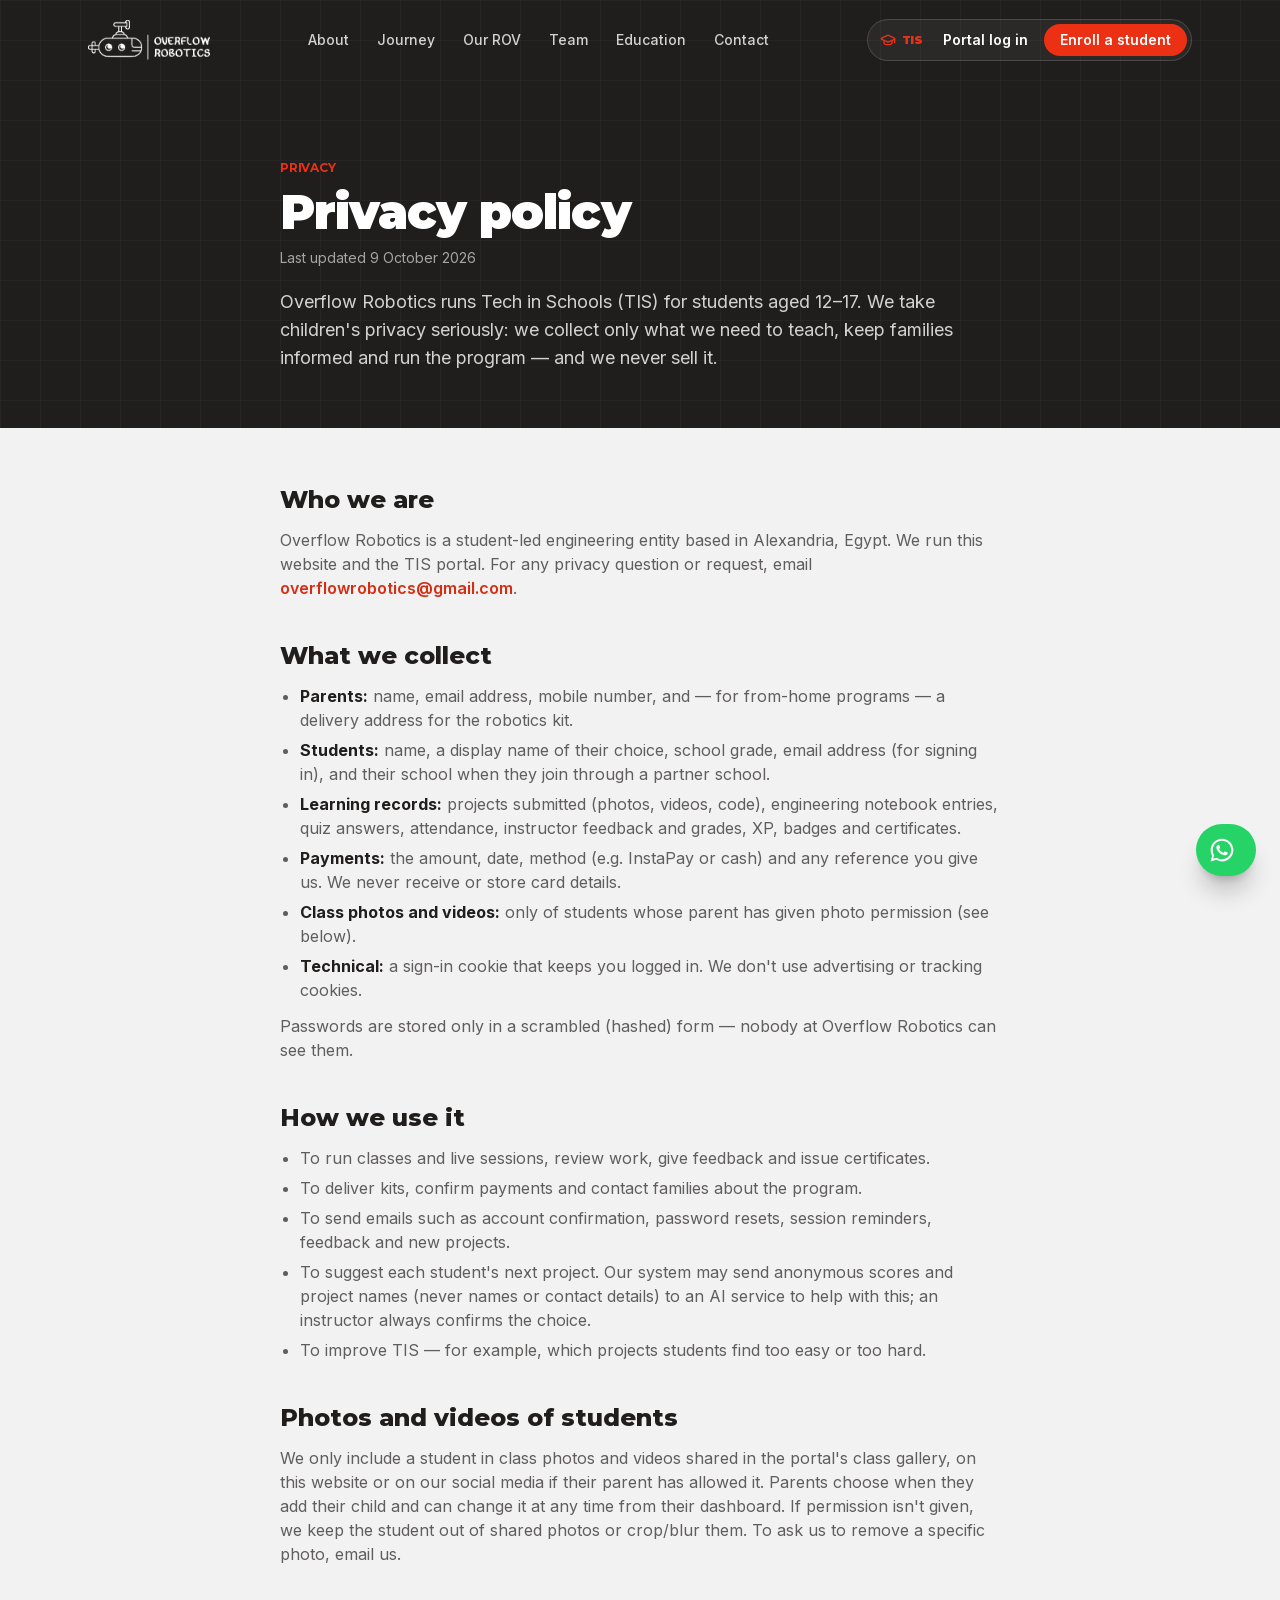
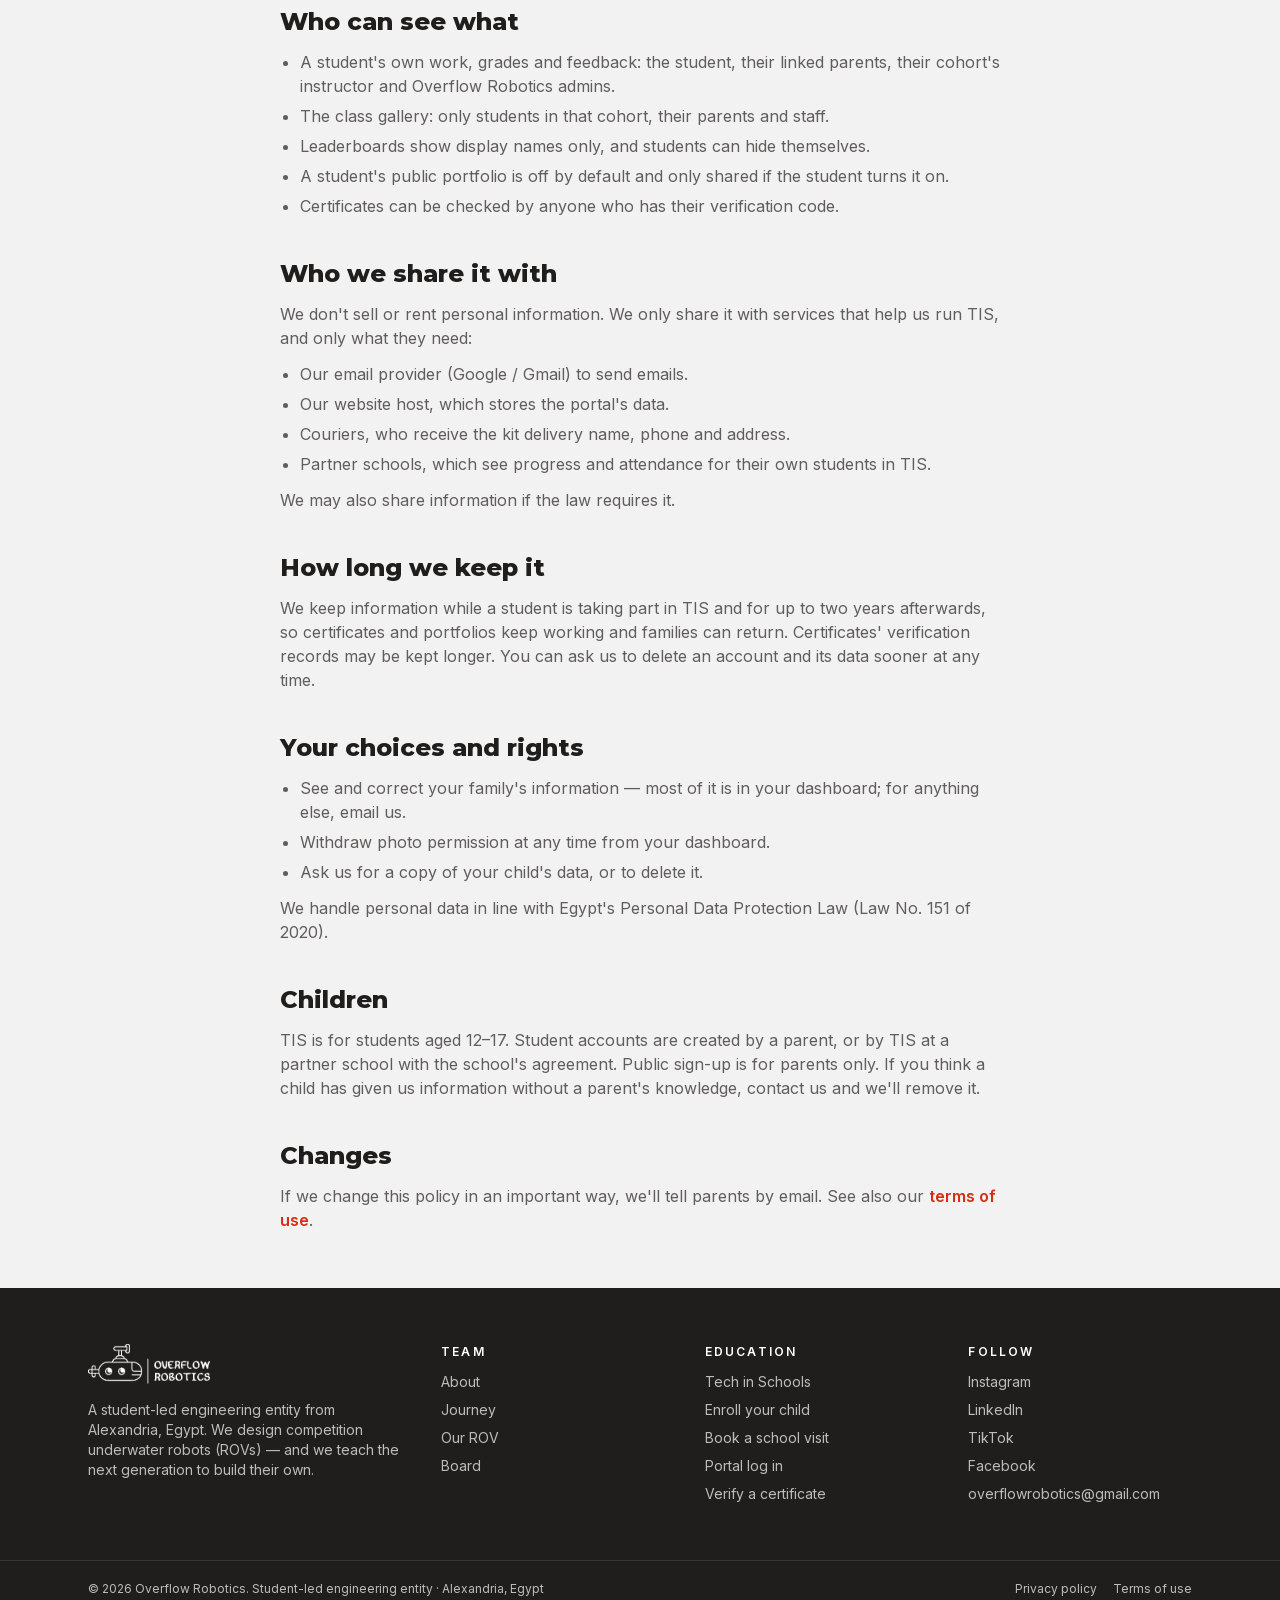
<file: privacy/index.html>
<!DOCTYPE html><html lang="en" class="_5i_taq_variable BTq_Nq_variable birrMW_variable h-full antialiased"><head><meta charSet="utf-8"/><meta name="viewport" content="width=device-width, initial-scale=1"/><link rel="preload" href="/brand/wordmark-white.png" as="image"/><link rel="stylesheet" href="/assets/chunks/0jyo7djamhgcl.css" data-precedence="next"/><meta name="theme-color" content="#201E1D"/><title>Privacy policy · Overflow Robotics</title><meta name="description" content="How Overflow Robotics and Tech in Schools (TIS) collect, use and protect information about students and families."/><meta name="application-name" content="Overflow Robotics"/><meta name="keywords" content="Overflow Robotics,Tech in Schools,TIS,robotics courses Alexandria,STEM for kids Egypt,robotics for teens,MATE ROV,Arduino course Egypt,underwater robotics"/><meta property="og:title" content="Overflow Robotics — Underwater robotics &amp; Tech in Schools"/><meta property="og:description" content="Overflow Robotics — student-led underwater robotics team from Alexandria, Egypt, 5th in the world at MATE ROV 2026, and home of Tech in Schools (TIS) robotics for ages 12–17."/><meta property="og:site_name" content="Overflow Robotics"/><meta property="og:locale" content="en_EG"/><meta property="og:image" content="https://overflowrobotics.com/opengraph-image.jpg"/><meta property="og:image:type" content="image/jpeg"/><meta property="og:image:width" content="1200"/><meta property="og:image:height" content="630"/><meta property="og:image:alt" content="Overflow Robotics team holding the Egyptian flag at the MATE ROV World Championship"/><meta property="og:type" content="website"/><meta name="twitter:card" content="summary_large_image"/><meta name="twitter:title" content="Overflow Robotics — Underwater robotics &amp; Tech in Schools"/><meta name="twitter:description" content="Overflow Robotics — student-led underwater robotics team from Alexandria, Egypt, 5th in the world at MATE ROV 2026, and home of Tech in Schools (TIS) robotics for ages 12–17."/><meta name="twitter:image" content="https://overflowrobotics.com/opengraph-image.jpg"/><meta name="twitter:image:alt" content="Overflow Robotics team holding the Egyptian flag at the MATE ROV World Championship"/><meta name="twitter:image:type" content="image/jpeg"/><meta name="twitter:image:width" content="1200"/><meta name="twitter:image:height" content="630"/><link rel="icon" href="/brand/icon.png"/><link rel="apple-touch-icon" href="/brand/icon.png"/><meta name="next-size-adjust" content=""/><style>:root{--brand-primary:#D62E14;--brand-primary-foreground:#ffffff;--brand-accent:#EC3013;--brand-background:#F3F2F2;--brand-surface:#ffffff;--brand-foreground:#201E1D;--brand-muted:#605D5D;--brand-border:#E3E0DF;--brand-danger:#B42318;--brand-warning:#B54708;--brand-success:#067647;--brand-ink:#201E1D;--brand-ink-soft:#2C2928}</style></head><body class="min-h-full flex flex-col font-sans"><div hidden=""></div><header data-site-header="true" class="fixed inset-x-0 top-0 z-50 transition-colors duration-300 bg-transparent"><div class="mx-auto flex h-16 max-w-6xl items-center justify-between px-4 sm:h-20 sm:px-6"><a class="flex items-center" aria-label="Overflow Robotics home" href="/"><img src="/brand/wordmark-white.png" alt="Overflow Robotics" class="h-8 w-auto sm:h-10"/></a><nav class="hidden items-center gap-1 lg:flex"><a class="rounded-full px-3 py-2 text-sm font-medium text-white/80 transition-colors hover:text-white" href="/#about">About</a><a class="rounded-full px-3 py-2 text-sm font-medium text-white/80 transition-colors hover:text-white" href="/#journey">Journey</a><a class="rounded-full px-3 py-2 text-sm font-medium text-white/80 transition-colors hover:text-white" href="/#rov">Our ROV</a><a class="rounded-full px-3 py-2 text-sm font-medium text-white/80 transition-colors hover:text-white" href="/#team">Team</a><a class="rounded-full px-3 py-2 text-sm font-medium text-white/80 transition-colors hover:text-white" href="/education">Education</a><a class="rounded-full px-3 py-2 text-sm font-medium text-white/80 transition-colors hover:text-white" href="/#contact">Contact</a></nav><div class="hidden items-center gap-2 lg:flex"><div class="flex items-center gap-1 rounded-full border border-white/15 bg-white/5 p-1 pl-3" title="Tech in Schools — Overflow Robotics&#x27; robotics courses for ages 12–17"><span class="flex items-center gap-1.5 pr-1 font-display text-[11px] font-black uppercase tracking-[0.15em] text-accent"><svg xmlns="http://www.w3.org/2000/svg" width="24" height="24" viewBox="0 0 24 24" fill="none" stroke="currentColor" stroke-width="2" stroke-linecap="round" stroke-linejoin="round" class="lucide lucide-graduation-cap size-4" aria-hidden="true"><path d="M21.42 10.922a1 1 0 0 0-.019-1.838L12.83 5.18a2 2 0 0 0-1.66 0L2.6 9.08a1 1 0 0 0 0 1.832l8.57 3.908a2 2 0 0 0 1.66 0z"></path><path d="M22 10v6"></path><path d="M6 12.5V16a6 3 0 0 0 12 0v-3.5"></path></svg> TIS</span><a class="rounded-full px-3 py-1.5 text-sm font-semibold text-white hover:bg-white/10" href="https://overflowrobotics.com/login">Portal log in</a><a class="rounded-full bg-accent px-4 py-1.5 text-sm font-semibold text-white transition hover:brightness-110" href="/education#enroll">Enroll a student</a></div></div><button data-menu-toggle="true" class="rounded-lg p-2 text-white lg:hidden" aria-label="Open menu" aria-expanded="false"><svg xmlns="http://www.w3.org/2000/svg" width="24" height="24" viewBox="0 0 24 24" fill="none" stroke="currentColor" stroke-width="2" stroke-linecap="round" stroke-linejoin="round" class="lucide lucide-menu size-6" aria-hidden="true"><path d="M4 5h16"></path><path d="M4 12h16"></path><path d="M4 19h16"></path></svg></button></div></header><main class="flex-1"><section class="relative isolate overflow-hidden bg-ink pb-14 pt-32 text-white sm:pt-40"><div class="blueprint absolute inset-0 -z-10 opacity-60"></div><div class="mx-auto max-w-3xl px-4 sm:px-6"><p class="font-display text-xs font-bold uppercase tracking-[0.25em] text-accent">Privacy</p><h1 class="font-display mt-3 text-4xl font-black sm:text-5xl">Privacy policy</h1><p class="mt-3 text-sm text-white/60">Last updated <!-- -->9 October 2026</p><div class="mt-5 text-lg text-white/80">Overflow Robotics runs Tech in Schools (TIS) for students aged 12–17. We take children&#x27;s privacy seriously: we collect only what we need to teach, keep families informed and run the program — and we never sell it.</div></div></section><article class="mx-auto max-w-3xl space-y-10 px-4 py-14 sm:px-6 [&amp;_h2]:font-display [&amp;_h2]:text-2xl [&amp;_h2]:font-extrabold [&amp;_h2]:text-ink [&amp;_li]:mt-1.5 [&amp;_p]:mt-3 [&amp;_p]:text-muted [&amp;_ul]:mt-3 [&amp;_ul]:list-disc [&amp;_ul]:space-y-1 [&amp;_ul]:pl-5 [&amp;_ul]:text-muted"><section><h2>Who we are</h2><p>Overflow Robotics is a student-led engineering entity based in Alexandria, Egypt. We run this website and the TIS portal. For any privacy question or request, email<!-- --> <a href="mailto:overflowrobotics@gmail.com" class="font-semibold text-primary hover:underline">overflowrobotics@gmail.com</a>.</p></section><section><h2>What we collect</h2><ul><li><strong class="text-ink">Parents:</strong> name, email address, mobile number, and — for from-home programs — a delivery address for the robotics kit.</li><li><strong class="text-ink">Students:</strong> name, a display name of their choice, school grade, email address (for signing in), and their school when they join through a partner school.</li><li><strong class="text-ink">Learning records:</strong> projects submitted (photos, videos, code), engineering notebook entries, quiz answers, attendance, instructor feedback and grades, XP, badges and certificates.</li><li><strong class="text-ink">Payments:</strong> the amount, date, method (e.g. InstaPay or cash) and any reference you give us. We never receive or store card details.</li><li><strong class="text-ink">Class photos and videos:</strong> only of students whose parent has given photo permission (see below).</li><li><strong class="text-ink">Technical:</strong> a sign-in cookie that keeps you logged in. We don&#x27;t use advertising or tracking cookies.</li></ul><p>Passwords are stored only in a scrambled (hashed) form — nobody at Overflow Robotics can see them.</p></section><section><h2>How we use it</h2><ul><li>To run classes and live sessions, review work, give feedback and issue certificates.</li><li>To deliver kits, confirm payments and contact families about the program.</li><li>To send emails such as account confirmation, password resets, session reminders, feedback and new projects.</li><li>To suggest each student&#x27;s next project. Our system may send anonymous scores and project names (never names or contact details) to an AI service to help with this; an instructor always confirms the choice.</li><li>To improve TIS — for example, which projects students find too easy or too hard.</li></ul></section><section><h2>Photos and videos of students</h2><p>We only include a student in class photos and videos shared in the portal&#x27;s class gallery, on this website or on our social media if their parent has allowed it. Parents choose when they add their child and can change it at any time from their dashboard. If permission isn&#x27;t given, we keep the student out of shared photos or crop/blur them. To ask us to remove a specific photo, email us.</p></section><section><h2>Who can see what</h2><ul><li>A student&#x27;s own work, grades and feedback: the student, their linked parents, their cohort&#x27;s instructor and Overflow Robotics admins.</li><li>The class gallery: only students in that cohort, their parents and staff.</li><li>Leaderboards show display names only, and students can hide themselves.</li><li>A student&#x27;s public portfolio is off by default and only shared if the student turns it on.</li><li>Certificates can be checked by anyone who has their verification code.</li></ul></section><section><h2>Who we share it with</h2><p>We don&#x27;t sell or rent personal information. We only share it with services that help us run TIS, and only what they need:</p><ul><li>Our email provider (Google / Gmail) to send emails.</li><li>Our website host, which stores the portal&#x27;s data.</li><li>Couriers, who receive the kit delivery name, phone and address.</li><li>Partner schools, which see progress and attendance for their own students in TIS.</li></ul><p>We may also share information if the law requires it.</p></section><section><h2>How long we keep it</h2><p>We keep information while a student is taking part in TIS and for up to two years afterwards, so certificates and portfolios keep working and families can return. Certificates&#x27; verification records may be kept longer. You can ask us to delete an account and its data sooner at any time.</p></section><section><h2>Your choices and rights</h2><ul><li>See and correct your family&#x27;s information — most of it is in your dashboard; for anything else, email us.</li><li>Withdraw photo permission at any time from your dashboard.</li><li>Ask us for a copy of your child&#x27;s data, or to delete it.</li></ul><p>We handle personal data in line with Egypt&#x27;s Personal Data Protection Law (Law No. 151 of 2020).</p></section><section><h2>Children</h2><p>TIS is for students aged 12–17. Student accounts are created by a parent, or by TIS at a partner school with the school&#x27;s agreement. Public sign-up is for parents only. If you think a child has given us information without a parent&#x27;s knowledge, contact us and we&#x27;ll remove it.</p></section><section><h2>Changes</h2><p>If we change this policy in an important way, we&#x27;ll tell parents by email. See also our<!-- --> <a class="font-semibold text-primary hover:underline" href="/terms">terms of use</a>.</p></section></article></main><footer class="bg-ink text-white/70"><div class="mx-auto grid max-w-6xl gap-10 px-4 py-14 sm:px-6 md:grid-cols-[1.4fr_1fr_1fr_1fr]"><div><img src="/brand/wordmark-white.png" alt="Overflow Robotics" class="h-10 w-auto"/><p class="mt-4 max-w-xs text-sm">A student-led engineering entity from Alexandria, Egypt. We design competition underwater robots (ROVs) — and we teach the next generation to build their own.</p></div><div><p class="mb-3 text-xs font-semibold uppercase tracking-[0.18em] text-white">Team</p><ul class="space-y-2 text-sm"><li><a class="hover:text-white" href="/#about">About</a></li><li><a class="hover:text-white" href="/#journey">Journey</a></li><li><a class="hover:text-white" href="/#rov">Our ROV</a></li><li><a class="hover:text-white" href="/#team">Board</a></li></ul></div><div><p class="mb-3 text-xs font-semibold uppercase tracking-[0.18em] text-white">Education</p><ul class="space-y-2 text-sm"><li><a class="hover:text-white" href="/education">Tech in Schools</a></li><li><a class="hover:text-white" href="/education#enroll">Enroll your child</a></li><li><a class="hover:text-white" href="/education#school-visit">Book a school visit</a></li><li><a class="hover:text-white" href="https://overflowrobotics.com/login">Portal log in</a></li><li><a class="hover:text-white" href="https://overflowrobotics.com/verify">Verify a certificate</a></li></ul></div><div><p class="mb-3 text-xs font-semibold uppercase tracking-[0.18em] text-white">Follow</p><ul class="space-y-2 text-sm"><li><a href="https://www.instagram.com/overflow_robotics" target="_blank" rel="noopener noreferrer" class="hover:text-white">Instagram</a></li><li><a href="https://www.linkedin.com/company/overflow-robotics" target="_blank" rel="noopener noreferrer" class="hover:text-white">LinkedIn</a></li><li><a href="https://www.tiktok.com/@overflowrobotics" target="_blank" rel="noopener noreferrer" class="hover:text-white">TikTok</a></li><li><a href="https://bit.ly/FB_q6" target="_blank" rel="noopener noreferrer" class="hover:text-white">Facebook</a></li><li><a href="mailto:overflowrobotics@gmail.com" class="hover:text-white">overflowrobotics@gmail.com</a></li></ul></div></div><div class="border-t border-white/10"><div class="mx-auto flex max-w-6xl flex-wrap items-center justify-between gap-3 px-4 py-5 text-xs sm:px-6"><p>© <!-- -->2026<!-- --> <!-- -->Overflow Robotics<!-- -->. Student-led engineering entity · <!-- -->Alexandria, Egypt</p><p class="flex gap-4"><a class="hover:text-white" href="/privacy">Privacy policy</a><a class="hover:text-white" href="/terms">Terms of use</a></p></div></div></footer><a href="https://wa.me/201204747074?text=Hi%20Overflow%20Robotics!%20I&#x27;d%20like%20to%20know%20more%20about%20Tech%20in%20Schools%20(TIS)." target="_blank" rel="noopener noreferrer" aria-label="Chat with Overflow Robotics on WhatsApp" class="group fixed bottom-5 right-5 z-40 flex items-center gap-2 rounded-full bg-[#25D366] py-3 pl-3 pr-3 text-white shadow-xl shadow-black/20 transition hover:pr-5 sm:bottom-6 sm:right-6"><svg viewBox="0 0 32 32" class="size-7 shrink-0" fill="currentColor" aria-hidden="true"><path d="M16.004 3C8.82 3 3 8.82 3 16c0 2.29.6 4.53 1.74 6.5L3 29l6.68-1.75A12.94 12.94 0 0 0 16.004 29C23.18 29 29 23.18 29 16S23.18 3 16.004 3Zm0 23.6c-2 0-3.96-.54-5.67-1.56l-.4-.24-3.97 1.04 1.06-3.87-.26-.4A10.56 10.56 0 0 1 5.4 16c0-5.85 4.76-10.6 10.6-10.6 5.85 0 10.6 4.75 10.6 10.6 0 5.85-4.75 10.6-10.6 10.6Zm5.82-7.94c-.32-.16-1.88-.93-2.17-1.03-.29-.11-.5-.16-.71.16-.21.32-.82 1.03-1 1.24-.19.21-.37.24-.69.08-.32-.16-1.34-.5-2.55-1.58-.94-.84-1.58-1.88-1.76-2.2-.19-.32-.02-.49.14-.65.14-.14.32-.37.48-.56.16-.18.21-.32.32-.53.1-.21.05-.4-.03-.56-.08-.16-.71-1.71-.98-2.35-.26-.62-.52-.53-.71-.54h-.61c-.21 0-.56.08-.85.4-.29.32-1.11 1.09-1.11 2.65s1.14 3.08 1.3 3.29c.16.21 2.24 3.42 5.43 4.8.76.33 1.35.52 1.81.67.76.24 1.45.21 2 .13.61-.09 1.88-.77 2.14-1.51.27-.74.27-1.38.19-1.51-.08-.13-.29-.21-.61-.37Z"></path></svg><span class="max-w-0 overflow-hidden whitespace-nowrap text-sm font-semibold transition-all duration-300 group-hover:max-w-40">Chat with us</span></a><script>window.OVERFLOW_PORTAL="https://overflowrobotics.com";</script><script src="/assets/site.js" defer></script></body></html>
</file>
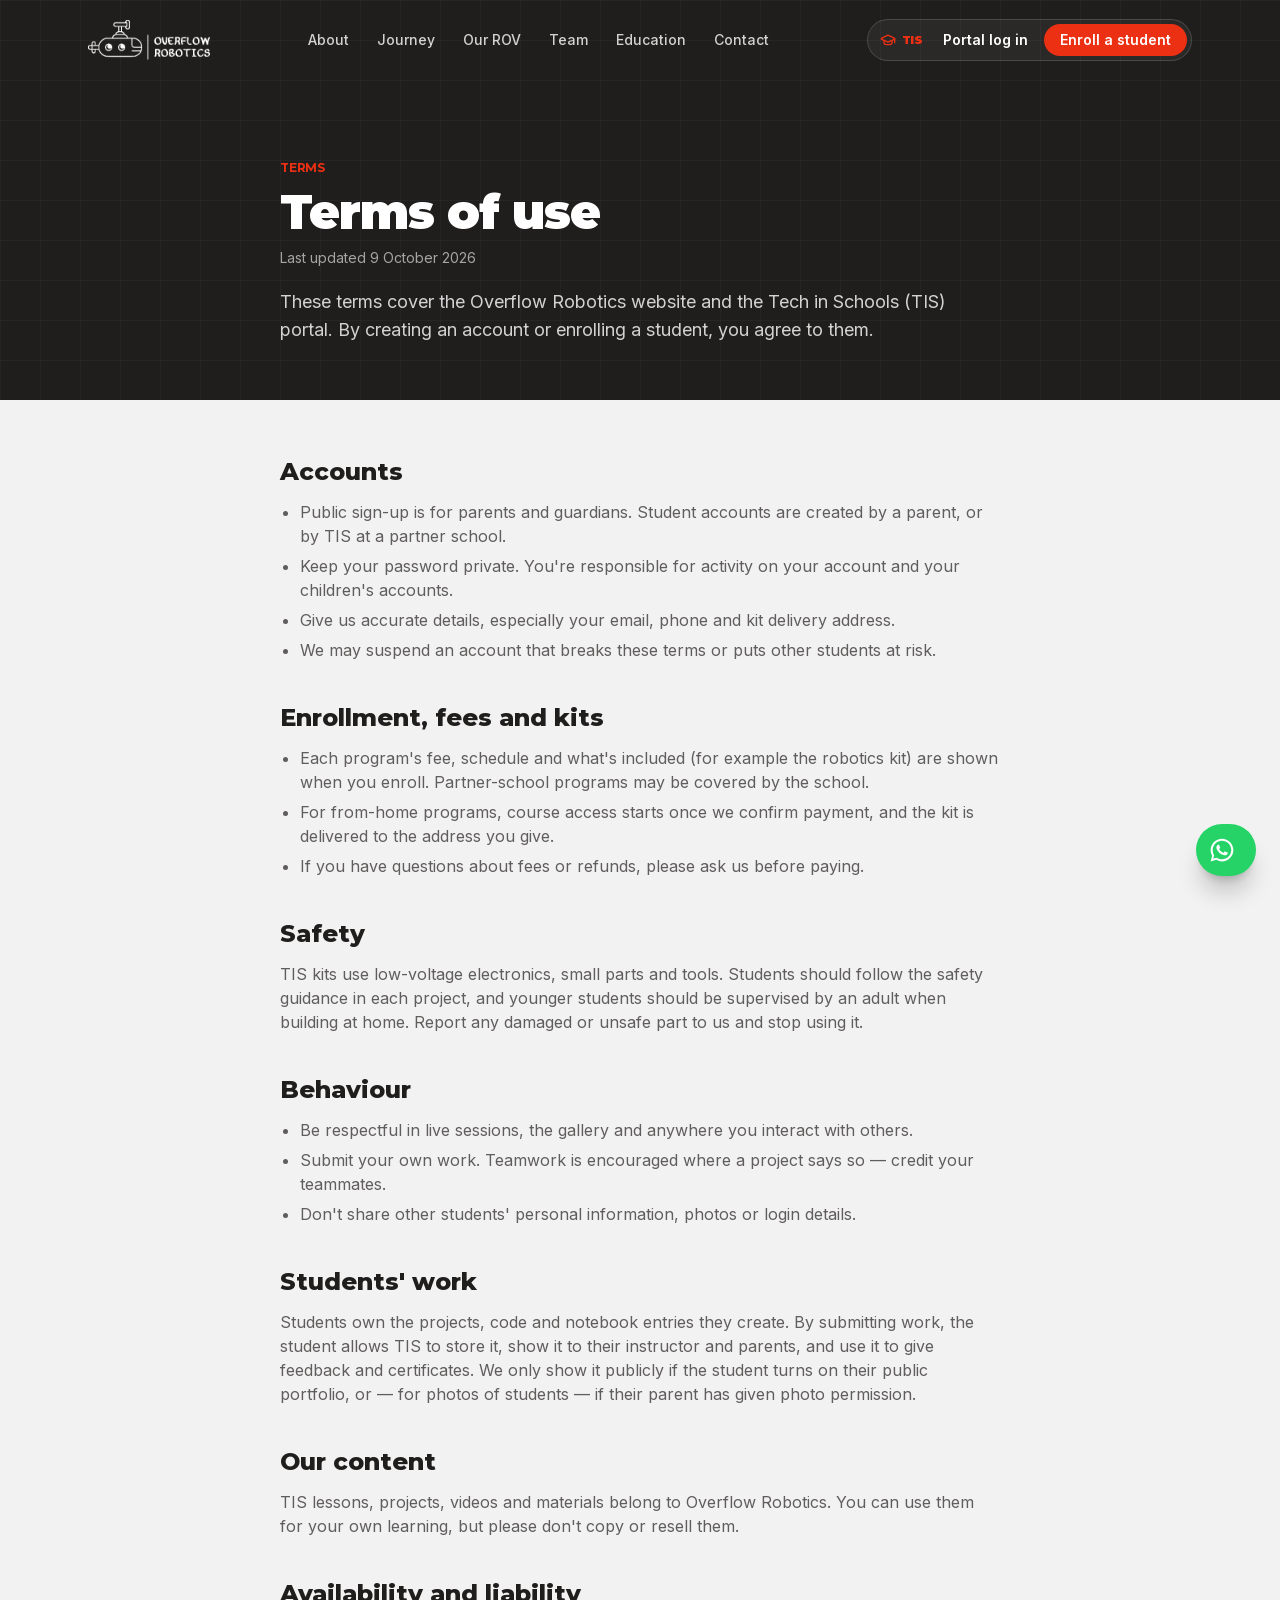
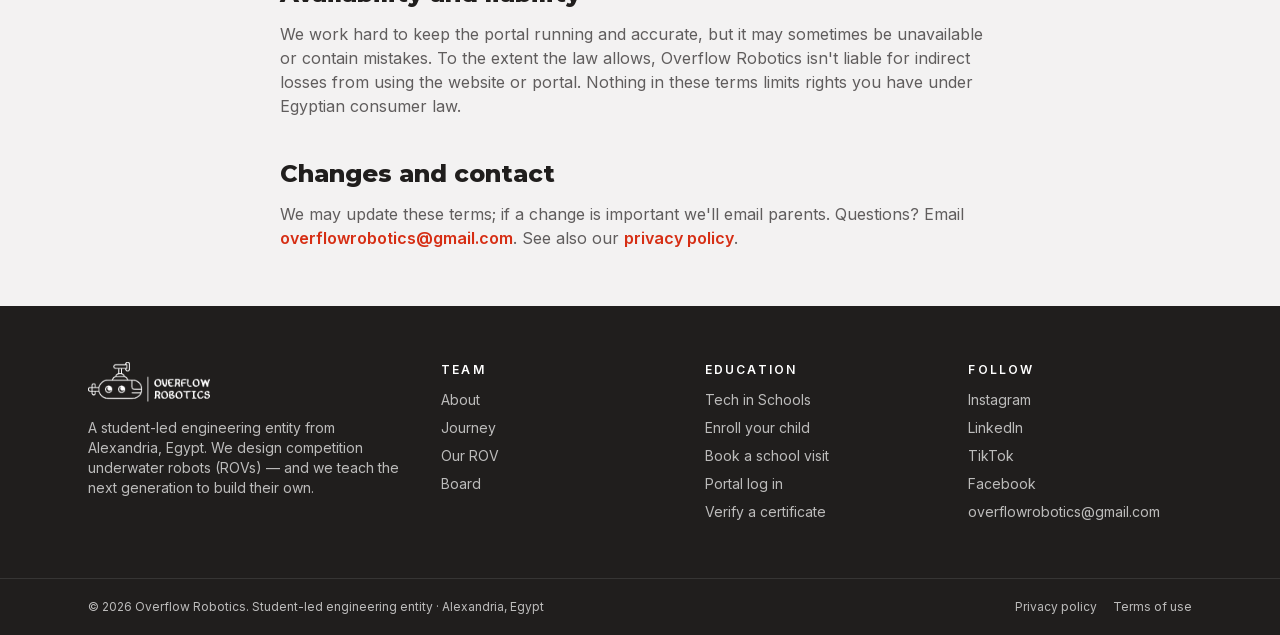
<file: terms/index.html>
<!DOCTYPE html><html lang="en" class="_5i_taq_variable BTq_Nq_variable birrMW_variable h-full antialiased"><head><meta charSet="utf-8"/><meta name="viewport" content="width=device-width, initial-scale=1"/><link rel="preload" href="/brand/wordmark-white.png" as="image"/><link rel="stylesheet" href="/assets/chunks/0jyo7djamhgcl.css" data-precedence="next"/><meta name="theme-color" content="#201E1D"/><title>Terms of use · Overflow Robotics</title><meta name="description" content="The terms for using the Overflow Robotics website and the Tech in Schools (TIS) portal."/><meta name="application-name" content="Overflow Robotics"/><meta name="keywords" content="Overflow Robotics,Tech in Schools,TIS,robotics courses Alexandria,STEM for kids Egypt,robotics for teens,MATE ROV,Arduino course Egypt,underwater robotics"/><meta property="og:title" content="Overflow Robotics — Underwater robotics &amp; Tech in Schools"/><meta property="og:description" content="Overflow Robotics — student-led underwater robotics team from Alexandria, Egypt, 5th in the world at MATE ROV 2026, and home of Tech in Schools (TIS) robotics for ages 12–17."/><meta property="og:site_name" content="Overflow Robotics"/><meta property="og:locale" content="en_EG"/><meta property="og:image" content="https://overflowrobotics.com/opengraph-image.jpg"/><meta property="og:image:type" content="image/jpeg"/><meta property="og:image:width" content="1200"/><meta property="og:image:height" content="630"/><meta property="og:image:alt" content="Overflow Robotics team holding the Egyptian flag at the MATE ROV World Championship"/><meta property="og:type" content="website"/><meta name="twitter:card" content="summary_large_image"/><meta name="twitter:title" content="Overflow Robotics — Underwater robotics &amp; Tech in Schools"/><meta name="twitter:description" content="Overflow Robotics — student-led underwater robotics team from Alexandria, Egypt, 5th in the world at MATE ROV 2026, and home of Tech in Schools (TIS) robotics for ages 12–17."/><meta name="twitter:image" content="https://overflowrobotics.com/opengraph-image.jpg"/><meta name="twitter:image:alt" content="Overflow Robotics team holding the Egyptian flag at the MATE ROV World Championship"/><meta name="twitter:image:type" content="image/jpeg"/><meta name="twitter:image:width" content="1200"/><meta name="twitter:image:height" content="630"/><link rel="icon" href="/brand/icon.png"/><link rel="apple-touch-icon" href="/brand/icon.png"/><meta name="next-size-adjust" content=""/><style>:root{--brand-primary:#D62E14;--brand-primary-foreground:#ffffff;--brand-accent:#EC3013;--brand-background:#F3F2F2;--brand-surface:#ffffff;--brand-foreground:#201E1D;--brand-muted:#605D5D;--brand-border:#E3E0DF;--brand-danger:#B42318;--brand-warning:#B54708;--brand-success:#067647;--brand-ink:#201E1D;--brand-ink-soft:#2C2928}</style></head><body class="min-h-full flex flex-col font-sans"><div hidden=""></div><header data-site-header="true" class="fixed inset-x-0 top-0 z-50 transition-colors duration-300 bg-transparent"><div class="mx-auto flex h-16 max-w-6xl items-center justify-between px-4 sm:h-20 sm:px-6"><a class="flex items-center" aria-label="Overflow Robotics home" href="/"><img src="/brand/wordmark-white.png" alt="Overflow Robotics" class="h-8 w-auto sm:h-10"/></a><nav class="hidden items-center gap-1 lg:flex"><a class="rounded-full px-3 py-2 text-sm font-medium text-white/80 transition-colors hover:text-white" href="/#about">About</a><a class="rounded-full px-3 py-2 text-sm font-medium text-white/80 transition-colors hover:text-white" href="/#journey">Journey</a><a class="rounded-full px-3 py-2 text-sm font-medium text-white/80 transition-colors hover:text-white" href="/#rov">Our ROV</a><a class="rounded-full px-3 py-2 text-sm font-medium text-white/80 transition-colors hover:text-white" href="/#team">Team</a><a class="rounded-full px-3 py-2 text-sm font-medium text-white/80 transition-colors hover:text-white" href="/education">Education</a><a class="rounded-full px-3 py-2 text-sm font-medium text-white/80 transition-colors hover:text-white" href="/#contact">Contact</a></nav><div class="hidden items-center gap-2 lg:flex"><div class="flex items-center gap-1 rounded-full border border-white/15 bg-white/5 p-1 pl-3" title="Tech in Schools — Overflow Robotics&#x27; robotics courses for ages 12–17"><span class="flex items-center gap-1.5 pr-1 font-display text-[11px] font-black uppercase tracking-[0.15em] text-accent"><svg xmlns="http://www.w3.org/2000/svg" width="24" height="24" viewBox="0 0 24 24" fill="none" stroke="currentColor" stroke-width="2" stroke-linecap="round" stroke-linejoin="round" class="lucide lucide-graduation-cap size-4" aria-hidden="true"><path d="M21.42 10.922a1 1 0 0 0-.019-1.838L12.83 5.18a2 2 0 0 0-1.66 0L2.6 9.08a1 1 0 0 0 0 1.832l8.57 3.908a2 2 0 0 0 1.66 0z"></path><path d="M22 10v6"></path><path d="M6 12.5V16a6 3 0 0 0 12 0v-3.5"></path></svg> TIS</span><a class="rounded-full px-3 py-1.5 text-sm font-semibold text-white hover:bg-white/10" href="https://overflowrobotics.com/login">Portal log in</a><a class="rounded-full bg-accent px-4 py-1.5 text-sm font-semibold text-white transition hover:brightness-110" href="/education#enroll">Enroll a student</a></div></div><button data-menu-toggle="true" class="rounded-lg p-2 text-white lg:hidden" aria-label="Open menu" aria-expanded="false"><svg xmlns="http://www.w3.org/2000/svg" width="24" height="24" viewBox="0 0 24 24" fill="none" stroke="currentColor" stroke-width="2" stroke-linecap="round" stroke-linejoin="round" class="lucide lucide-menu size-6" aria-hidden="true"><path d="M4 5h16"></path><path d="M4 12h16"></path><path d="M4 19h16"></path></svg></button></div></header><main class="flex-1"><section class="relative isolate overflow-hidden bg-ink pb-14 pt-32 text-white sm:pt-40"><div class="blueprint absolute inset-0 -z-10 opacity-60"></div><div class="mx-auto max-w-3xl px-4 sm:px-6"><p class="font-display text-xs font-bold uppercase tracking-[0.25em] text-accent">Terms</p><h1 class="font-display mt-3 text-4xl font-black sm:text-5xl">Terms of use</h1><p class="mt-3 text-sm text-white/60">Last updated <!-- -->9 October 2026</p><div class="mt-5 text-lg text-white/80">These terms cover the Overflow Robotics website and the Tech in Schools (TIS) portal. By creating an account or enrolling a student, you agree to them.</div></div></section><article class="mx-auto max-w-3xl space-y-10 px-4 py-14 sm:px-6 [&amp;_h2]:font-display [&amp;_h2]:text-2xl [&amp;_h2]:font-extrabold [&amp;_h2]:text-ink [&amp;_li]:mt-1.5 [&amp;_p]:mt-3 [&amp;_p]:text-muted [&amp;_ul]:mt-3 [&amp;_ul]:list-disc [&amp;_ul]:space-y-1 [&amp;_ul]:pl-5 [&amp;_ul]:text-muted"><section><h2>Accounts</h2><ul><li>Public sign-up is for parents and guardians. Student accounts are created by a parent, or by TIS at a partner school.</li><li>Keep your password private. You&#x27;re responsible for activity on your account and your children&#x27;s accounts.</li><li>Give us accurate details, especially your email, phone and kit delivery address.</li><li>We may suspend an account that breaks these terms or puts other students at risk.</li></ul></section><section><h2>Enrollment, fees and kits</h2><ul><li>Each program&#x27;s fee, schedule and what&#x27;s included (for example the robotics kit) are shown when you enroll. Partner-school programs may be covered by the school.</li><li>For from-home programs, course access starts once we confirm payment, and the kit is delivered to the address you give.</li><li>If you have questions about fees or refunds, please ask us before paying.</li></ul></section><section><h2>Safety</h2><p>TIS kits use low-voltage electronics, small parts and tools. Students should follow the safety guidance in each project, and younger students should be supervised by an adult when building at home. Report any damaged or unsafe part to us and stop using it.</p></section><section><h2>Behaviour</h2><ul><li>Be respectful in live sessions, the gallery and anywhere you interact with others.</li><li>Submit your own work. Teamwork is encouraged where a project says so — credit your teammates.</li><li>Don&#x27;t share other students&#x27; personal information, photos or login details.</li></ul></section><section><h2>Students&#x27; work</h2><p>Students own the projects, code and notebook entries they create. By submitting work, the student allows TIS to store it, show it to their instructor and parents, and use it to give feedback and certificates. We only show it publicly if the student turns on their public portfolio, or — for photos of students — if their parent has given photo permission.</p></section><section><h2>Our content</h2><p>TIS lessons, projects, videos and materials belong to Overflow Robotics. You can use them for your own learning, but please don&#x27;t copy or resell them.</p></section><section><h2>Availability and liability</h2><p>We work hard to keep the portal running and accurate, but it may sometimes be unavailable or contain mistakes. To the extent the law allows, Overflow Robotics isn&#x27;t liable for indirect losses from using the website or portal. Nothing in these terms limits rights you have under Egyptian consumer law.</p></section><section><h2>Changes and contact</h2><p>We may update these terms; if a change is important we&#x27;ll email parents. Questions? Email<!-- --> <a href="mailto:overflowrobotics@gmail.com" class="font-semibold text-primary hover:underline">overflowrobotics@gmail.com</a>. See also our<!-- --> <a class="font-semibold text-primary hover:underline" href="/privacy">privacy policy</a>.</p></section></article></main><footer class="bg-ink text-white/70"><div class="mx-auto grid max-w-6xl gap-10 px-4 py-14 sm:px-6 md:grid-cols-[1.4fr_1fr_1fr_1fr]"><div><img src="/brand/wordmark-white.png" alt="Overflow Robotics" class="h-10 w-auto"/><p class="mt-4 max-w-xs text-sm">A student-led engineering entity from Alexandria, Egypt. We design competition underwater robots (ROVs) — and we teach the next generation to build their own.</p></div><div><p class="mb-3 text-xs font-semibold uppercase tracking-[0.18em] text-white">Team</p><ul class="space-y-2 text-sm"><li><a class="hover:text-white" href="/#about">About</a></li><li><a class="hover:text-white" href="/#journey">Journey</a></li><li><a class="hover:text-white" href="/#rov">Our ROV</a></li><li><a class="hover:text-white" href="/#team">Board</a></li></ul></div><div><p class="mb-3 text-xs font-semibold uppercase tracking-[0.18em] text-white">Education</p><ul class="space-y-2 text-sm"><li><a class="hover:text-white" href="/education">Tech in Schools</a></li><li><a class="hover:text-white" href="/education#enroll">Enroll your child</a></li><li><a class="hover:text-white" href="/education#school-visit">Book a school visit</a></li><li><a class="hover:text-white" href="https://overflowrobotics.com/login">Portal log in</a></li><li><a class="hover:text-white" href="https://overflowrobotics.com/verify">Verify a certificate</a></li></ul></div><div><p class="mb-3 text-xs font-semibold uppercase tracking-[0.18em] text-white">Follow</p><ul class="space-y-2 text-sm"><li><a href="https://www.instagram.com/overflow_robotics" target="_blank" rel="noopener noreferrer" class="hover:text-white">Instagram</a></li><li><a href="https://www.linkedin.com/company/overflow-robotics" target="_blank" rel="noopener noreferrer" class="hover:text-white">LinkedIn</a></li><li><a href="https://www.tiktok.com/@overflowrobotics" target="_blank" rel="noopener noreferrer" class="hover:text-white">TikTok</a></li><li><a href="https://bit.ly/FB_q6" target="_blank" rel="noopener noreferrer" class="hover:text-white">Facebook</a></li><li><a href="mailto:overflowrobotics@gmail.com" class="hover:text-white">overflowrobotics@gmail.com</a></li></ul></div></div><div class="border-t border-white/10"><div class="mx-auto flex max-w-6xl flex-wrap items-center justify-between gap-3 px-4 py-5 text-xs sm:px-6"><p>© <!-- -->2026<!-- --> <!-- -->Overflow Robotics<!-- -->. Student-led engineering entity · <!-- -->Alexandria, Egypt</p><p class="flex gap-4"><a class="hover:text-white" href="/privacy">Privacy policy</a><a class="hover:text-white" href="/terms">Terms of use</a></p></div></div></footer><a href="https://wa.me/201204747074?text=Hi%20Overflow%20Robotics!%20I&#x27;d%20like%20to%20know%20more%20about%20Tech%20in%20Schools%20(TIS)." target="_blank" rel="noopener noreferrer" aria-label="Chat with Overflow Robotics on WhatsApp" class="group fixed bottom-5 right-5 z-40 flex items-center gap-2 rounded-full bg-[#25D366] py-3 pl-3 pr-3 text-white shadow-xl shadow-black/20 transition hover:pr-5 sm:bottom-6 sm:right-6"><svg viewBox="0 0 32 32" class="size-7 shrink-0" fill="currentColor" aria-hidden="true"><path d="M16.004 3C8.82 3 3 8.82 3 16c0 2.29.6 4.53 1.74 6.5L3 29l6.68-1.75A12.94 12.94 0 0 0 16.004 29C23.18 29 29 23.18 29 16S23.18 3 16.004 3Zm0 23.6c-2 0-3.96-.54-5.67-1.56l-.4-.24-3.97 1.04 1.06-3.87-.26-.4A10.56 10.56 0 0 1 5.4 16c0-5.85 4.76-10.6 10.6-10.6 5.85 0 10.6 4.75 10.6 10.6 0 5.85-4.75 10.6-10.6 10.6Zm5.82-7.94c-.32-.16-1.88-.93-2.17-1.03-.29-.11-.5-.16-.71.16-.21.32-.82 1.03-1 1.24-.19.21-.37.24-.69.08-.32-.16-1.34-.5-2.55-1.58-.94-.84-1.58-1.88-1.76-2.2-.19-.32-.02-.49.14-.65.14-.14.32-.37.48-.56.16-.18.21-.32.32-.53.1-.21.05-.4-.03-.56-.08-.16-.71-1.71-.98-2.35-.26-.62-.52-.53-.71-.54h-.61c-.21 0-.56.08-.85.4-.29.32-1.11 1.09-1.11 2.65s1.14 3.08 1.3 3.29c.16.21 2.24 3.42 5.43 4.8.76.33 1.35.52 1.81.67.76.24 1.45.21 2 .13.61-.09 1.88-.77 2.14-1.51.27-.74.27-1.38.19-1.51-.08-.13-.29-.21-.61-.37Z"></path></svg><span class="max-w-0 overflow-hidden whitespace-nowrap text-sm font-semibold transition-all duration-300 group-hover:max-w-40">Chat with us</span></a><script>window.OVERFLOW_PORTAL="https://overflowrobotics.com";</script><script src="/assets/site.js" defer></script></body></html>
</file>
<file: assets/chunks/0jyo7djamhgcl.css>
@font-face{font-family:Inter;font-style:normal;font-weight:100 900;font-display:swap;src:url(/assets/media/2c55a0e60120577a-s.0-dom-5bn10r2.woff2)format("woff2");unicode-range:U+460-52F,U+1C80-1C8A,U+20B4,U+2DE0-2DFF,U+A640-A69F,U+FE2E-FE2F}@font-face{font-family:Inter;font-style:normal;font-weight:100 900;font-display:swap;src:url(/assets/media/9c72aa0f40e4eef8-s.1y4-pdgsjb-pw.woff2)format("woff2");unicode-range:U+301,U+400-45F,U+490-491,U+4B0-4B1,U+2116}@font-face{font-family:Inter;font-style:normal;font-weight:100 900;font-display:swap;src:url(/assets/media/ad66f9afd8947f86-s.3lvt2whj97whp.woff2)format("woff2");unicode-range:U+1F??}@font-face{font-family:Inter;font-style:normal;font-weight:100 900;font-display:swap;src:url(/assets/media/5476f68d60460930-s.2uwcyprjm3xu3.woff2)format("woff2");unicode-range:U+370-377,U+37A-37F,U+384-38A,U+38C,U+38E-3A1,U+3A3-3FF}@font-face{font-family:Inter;font-style:normal;font-weight:100 900;font-display:swap;src:url(/assets/media/2bbe8d2671613f1f-s.0k62hbripvv8p.woff2)format("woff2");unicode-range:U+102-103,U+110-111,U+128-129,U+168-169,U+1A0-1A1,U+1AF-1B0,U+300-301,U+303-304,U+308-309,U+323,U+329,U+1EA0-1EF9,U+20AB}@font-face{font-family:Inter;font-style:normal;font-weight:100 900;font-display:swap;src:url(/assets/media/1bffadaabf893a1e-s.3-6t-g6q0vh0a.woff2)format("woff2");unicode-range:U+100-2BA,U+2BD-2C5,U+2C7-2CC,U+2CE-2D7,U+2DD-2FF,U+304,U+308,U+329,U+1D00-1DBF,U+1E00-1E9F,U+1EF2-1EFF,U+2020,U+20A0-20AB,U+20AD-20C4,U+2113,U+2C60-2C7F,U+A720-A7FF}@font-face{font-family:Inter;font-style:normal;font-weight:100 900;font-display:swap;src:url(/assets/media/83afe278b6a6bb3c-s.p.2bn3s6zvc0dyp.woff2)format("woff2");unicode-range:U+??,U+131,U+152-153,U+2BB-2BC,U+2C6,U+2DA,U+2DC,U+304,U+308,U+329,U+2000-206F,U+20AC,U+2122,U+2191,U+2193,U+2212,U+2215,U+FEFF,U+FFFD}@font-face{font-family:Inter Fallback;src:local(Arial);ascent-override:90.44%;descent-override:22.52%;line-gap-override:0.0%;size-adjust:107.12%}._5i_taq_className{font-family:Inter,Inter Fallback;font-style:normal}._5i_taq_variable{--font-brand-sans:"Inter", "Inter Fallback"}
@font-face{font-family:JetBrains Mono;font-style:normal;font-weight:100 800;font-display:swap;src:url(/assets/media/13bf9871fe164e7f-s.2f7nqdagzwx2-.woff2)format("woff2");unicode-range:U+460-52F,U+1C80-1C8A,U+20B4,U+2DE0-2DFF,U+A640-A69F,U+FE2E-FE2F}@font-face{font-family:JetBrains Mono;font-style:normal;font-weight:100 800;font-display:swap;src:url(/assets/media/cc545e633e20c56d-s.176arc174-8zp.woff2)format("woff2");unicode-range:U+301,U+400-45F,U+490-491,U+4B0-4B1,U+2116}@font-face{font-family:JetBrains Mono;font-style:normal;font-weight:100 800;font-display:swap;src:url(/assets/media/71b036adf157cdcf-s.0bp8oijd_gu96.woff2)format("woff2");unicode-range:U+370-377,U+37A-37F,U+384-38A,U+38C,U+38E-3A1,U+3A3-3FF}@font-face{font-family:JetBrains Mono;font-style:normal;font-weight:100 800;font-display:swap;src:url(/assets/media/89b21bb081cb7469-s.1fby2rem9ngyr.woff2)format("woff2");unicode-range:U+102-103,U+110-111,U+128-129,U+168-169,U+1A0-1A1,U+1AF-1B0,U+300-301,U+303-304,U+308-309,U+323,U+329,U+1EA0-1EF9,U+20AB}@font-face{font-family:JetBrains Mono;font-style:normal;font-weight:100 800;font-display:swap;src:url(/assets/media/3fe682a82f50d426-s.0vfdmo25voy_0.woff2)format("woff2");unicode-range:U+100-2BA,U+2BD-2C5,U+2C7-2CC,U+2CE-2D7,U+2DD-2FF,U+304,U+308,U+329,U+1D00-1DBF,U+1E00-1E9F,U+1EF2-1EFF,U+2020,U+20A0-20AB,U+20AD-20C4,U+2113,U+2C60-2C7F,U+A720-A7FF}@font-face{font-family:JetBrains Mono;font-style:normal;font-weight:100 800;font-display:swap;src:url(/assets/media/70bc3e132a0a741e-s.p.3t6q91iet4nsy.woff2)format("woff2");unicode-range:U+??,U+131,U+152-153,U+2BB-2BC,U+2C6,U+2DA,U+2DC,U+304,U+308,U+329,U+2000-206F,U+20AC,U+2122,U+2191,U+2193,U+2212,U+2215,U+FEFF,U+FFFD}@font-face{font-family:JetBrains Mono Fallback;src:local(Arial);ascent-override:75.79%;descent-override:22.29%;line-gap-override:0.0%;size-adjust:134.59%}.BTq_Nq_className{font-family:JetBrains Mono,JetBrains Mono Fallback;font-style:normal}.BTq_Nq_variable{--font-brand-mono:"JetBrains Mono", "JetBrains Mono Fallback"}
@font-face{font-family:Montserrat;font-style:normal;font-weight:600;font-display:swap;src:url(/assets/media/8298327da6d5bcce-s.3q4n78m6muld7.woff2)format("woff2");unicode-range:U+460-52F,U+1C80-1C8A,U+20B4,U+2DE0-2DFF,U+A640-A69F,U+FE2E-FE2F}@font-face{font-family:Montserrat;font-style:normal;font-weight:600;font-display:swap;src:url(/assets/media/44fac91e6f2d2b1b-s.1d_6dtvtn9g3_.woff2)format("woff2");unicode-range:U+301,U+400-45F,U+490-491,U+4B0-4B1,U+2116}@font-face{font-family:Montserrat;font-style:normal;font-weight:600;font-display:swap;src:url(/assets/media/2b402d8aebffd579-s.16nfeub7ja6ze.woff2)format("woff2");unicode-range:U+102-103,U+110-111,U+128-129,U+168-169,U+1A0-1A1,U+1AF-1B0,U+300-301,U+303-304,U+308-309,U+323,U+329,U+1EA0-1EF9,U+20AB}@font-face{font-family:Montserrat;font-style:normal;font-weight:600;font-display:swap;src:url(/assets/media/a88409fdd7dc121c-s.1mvr14jy3vxq7.woff2)format("woff2");unicode-range:U+100-2BA,U+2BD-2C5,U+2C7-2CC,U+2CE-2D7,U+2DD-2FF,U+304,U+308,U+329,U+1D00-1DBF,U+1E00-1E9F,U+1EF2-1EFF,U+2020,U+20A0-20AB,U+20AD-20C4,U+2113,U+2C60-2C7F,U+A720-A7FF}@font-face{font-family:Montserrat;font-style:normal;font-weight:600;font-display:swap;src:url(/assets/media/e8f2fbee2754df70-s.p.1dqa_6e_ad4sj.woff2)format("woff2");unicode-range:U+??,U+131,U+152-153,U+2BB-2BC,U+2C6,U+2DA,U+2DC,U+304,U+308,U+329,U+2000-206F,U+20AC,U+2122,U+2191,U+2193,U+2212,U+2215,U+FEFF,U+FFFD}@font-face{font-family:Montserrat;font-style:normal;font-weight:700;font-display:swap;src:url(/assets/media/8298327da6d5bcce-s.3q4n78m6muld7.woff2)format("woff2");unicode-range:U+460-52F,U+1C80-1C8A,U+20B4,U+2DE0-2DFF,U+A640-A69F,U+FE2E-FE2F}@font-face{font-family:Montserrat;font-style:normal;font-weight:700;font-display:swap;src:url(/assets/media/44fac91e6f2d2b1b-s.1d_6dtvtn9g3_.woff2)format("woff2");unicode-range:U+301,U+400-45F,U+490-491,U+4B0-4B1,U+2116}@font-face{font-family:Montserrat;font-style:normal;font-weight:700;font-display:swap;src:url(/assets/media/2b402d8aebffd579-s.16nfeub7ja6ze.woff2)format("woff2");unicode-range:U+102-103,U+110-111,U+128-129,U+168-169,U+1A0-1A1,U+1AF-1B0,U+300-301,U+303-304,U+308-309,U+323,U+329,U+1EA0-1EF9,U+20AB}@font-face{font-family:Montserrat;font-style:normal;font-weight:700;font-display:swap;src:url(/assets/media/a88409fdd7dc121c-s.1mvr14jy3vxq7.woff2)format("woff2");unicode-range:U+100-2BA,U+2BD-2C5,U+2C7-2CC,U+2CE-2D7,U+2DD-2FF,U+304,U+308,U+329,U+1D00-1DBF,U+1E00-1E9F,U+1EF2-1EFF,U+2020,U+20A0-20AB,U+20AD-20C4,U+2113,U+2C60-2C7F,U+A720-A7FF}@font-face{font-family:Montserrat;font-style:normal;font-weight:700;font-display:swap;src:url(/assets/media/e8f2fbee2754df70-s.p.1dqa_6e_ad4sj.woff2)format("woff2");unicode-range:U+??,U+131,U+152-153,U+2BB-2BC,U+2C6,U+2DA,U+2DC,U+304,U+308,U+329,U+2000-206F,U+20AC,U+2122,U+2191,U+2193,U+2212,U+2215,U+FEFF,U+FFFD}@font-face{font-family:Montserrat;font-style:normal;font-weight:800;font-display:swap;src:url(/assets/media/8298327da6d5bcce-s.3q4n78m6muld7.woff2)format("woff2");unicode-range:U+460-52F,U+1C80-1C8A,U+20B4,U+2DE0-2DFF,U+A640-A69F,U+FE2E-FE2F}@font-face{font-family:Montserrat;font-style:normal;font-weight:800;font-display:swap;src:url(/assets/media/44fac91e6f2d2b1b-s.1d_6dtvtn9g3_.woff2)format("woff2");unicode-range:U+301,U+400-45F,U+490-491,U+4B0-4B1,U+2116}@font-face{font-family:Montserrat;font-style:normal;font-weight:800;font-display:swap;src:url(/assets/media/2b402d8aebffd579-s.16nfeub7ja6ze.woff2)format("woff2");unicode-range:U+102-103,U+110-111,U+128-129,U+168-169,U+1A0-1A1,U+1AF-1B0,U+300-301,U+303-304,U+308-309,U+323,U+329,U+1EA0-1EF9,U+20AB}@font-face{font-family:Montserrat;font-style:normal;font-weight:800;font-display:swap;src:url(/assets/media/a88409fdd7dc121c-s.1mvr14jy3vxq7.woff2)format("woff2");unicode-range:U+100-2BA,U+2BD-2C5,U+2C7-2CC,U+2CE-2D7,U+2DD-2FF,U+304,U+308,U+329,U+1D00-1DBF,U+1E00-1E9F,U+1EF2-1EFF,U+2020,U+20A0-20AB,U+20AD-20C4,U+2113,U+2C60-2C7F,U+A720-A7FF}@font-face{font-family:Montserrat;font-style:normal;font-weight:800;font-display:swap;src:url(/assets/media/e8f2fbee2754df70-s.p.1dqa_6e_ad4sj.woff2)format("woff2");unicode-range:U+??,U+131,U+152-153,U+2BB-2BC,U+2C6,U+2DA,U+2DC,U+304,U+308,U+329,U+2000-206F,U+20AC,U+2122,U+2191,U+2193,U+2212,U+2215,U+FEFF,U+FFFD}@font-face{font-family:Montserrat;font-style:normal;font-weight:900;font-display:swap;src:url(/assets/media/8298327da6d5bcce-s.3q4n78m6muld7.woff2)format("woff2");unicode-range:U+460-52F,U+1C80-1C8A,U+20B4,U+2DE0-2DFF,U+A640-A69F,U+FE2E-FE2F}@font-face{font-family:Montserrat;font-style:normal;font-weight:900;font-display:swap;src:url(/assets/media/44fac91e6f2d2b1b-s.1d_6dtvtn9g3_.woff2)format("woff2");unicode-range:U+301,U+400-45F,U+490-491,U+4B0-4B1,U+2116}@font-face{font-family:Montserrat;font-style:normal;font-weight:900;font-display:swap;src:url(/assets/media/2b402d8aebffd579-s.16nfeub7ja6ze.woff2)format("woff2");unicode-range:U+102-103,U+110-111,U+128-129,U+168-169,U+1A0-1A1,U+1AF-1B0,U+300-301,U+303-304,U+308-309,U+323,U+329,U+1EA0-1EF9,U+20AB}@font-face{font-family:Montserrat;font-style:normal;font-weight:900;font-display:swap;src:url(/assets/media/a88409fdd7dc121c-s.1mvr14jy3vxq7.woff2)format("woff2");unicode-range:U+100-2BA,U+2BD-2C5,U+2C7-2CC,U+2CE-2D7,U+2DD-2FF,U+304,U+308,U+329,U+1D00-1DBF,U+1E00-1E9F,U+1EF2-1EFF,U+2020,U+20A0-20AB,U+20AD-20C4,U+2113,U+2C60-2C7F,U+A720-A7FF}@font-face{font-family:Montserrat;font-style:normal;font-weight:900;font-display:swap;src:url(/assets/media/e8f2fbee2754df70-s.p.1dqa_6e_ad4sj.woff2)format("woff2");unicode-range:U+??,U+131,U+152-153,U+2BB-2BC,U+2C6,U+2DA,U+2DC,U+304,U+308,U+329,U+2000-206F,U+20AC,U+2122,U+2191,U+2193,U+2212,U+2215,U+FEFF,U+FFFD}@font-face{font-family:Montserrat Fallback;src:local(Arial);ascent-override:85.79%;descent-override:22.25%;line-gap-override:0.0%;size-adjust:112.83%}.birrMW_className{font-family:Montserrat,Montserrat Fallback;font-style:normal}.birrMW_variable{--font-brand-display:"Montserrat", "Montserrat Fallback"}
@layer properties{@supports (((-webkit-hyphens:none)) and (not (margin-trim:inline))) or ((-moz-orient:inline) and (not (color:rgb(from red r g b)))){*,:before,:after,::backdrop{--tw-translate-x:0;--tw-translate-y:0;--tw-translate-z:0;--tw-rotate-x:initial;--tw-rotate-y:initial;--tw-rotate-z:initial;--tw-skew-x:initial;--tw-skew-y:initial;--tw-space-y-reverse:0;--tw-divide-y-reverse:0;--tw-border-style:solid;--tw-gradient-position:initial;--tw-gradient-from:#0000;--tw-gradient-via:#0000;--tw-gradient-to:#0000;--tw-gradient-stops:initial;--tw-gradient-via-stops:initial;--tw-gradient-from-position:0%;--tw-gradient-via-position:50%;--tw-gradient-to-position:100%;--tw-leading:initial;--tw-font-weight:initial;--tw-tracking:initial;--tw-ordinal:initial;--tw-slashed-zero:initial;--tw-numeric-figure:initial;--tw-numeric-spacing:initial;--tw-numeric-fraction:initial;--tw-shadow:0 0 #0000;--tw-shadow-color:initial;--tw-shadow-alpha:100%;--tw-inset-shadow:0 0 #0000;--tw-inset-shadow-color:initial;--tw-inset-shadow-alpha:100%;--tw-ring-color:initial;--tw-ring-shadow:0 0 #0000;--tw-inset-ring-color:initial;--tw-inset-ring-shadow:0 0 #0000;--tw-ring-inset:initial;--tw-ring-offset-width:0px;--tw-ring-offset-color:#fff;--tw-ring-offset-shadow:0 0 #0000;--tw-outline-style:solid;--tw-blur:initial;--tw-brightness:initial;--tw-contrast:initial;--tw-grayscale:initial;--tw-hue-rotate:initial;--tw-invert:initial;--tw-opacity:initial;--tw-saturate:initial;--tw-sepia:initial;--tw-drop-shadow:initial;--tw-drop-shadow-color:initial;--tw-drop-shadow-alpha:100%;--tw-drop-shadow-size:initial;--tw-backdrop-blur:initial;--tw-backdrop-brightness:initial;--tw-backdrop-contrast:initial;--tw-backdrop-grayscale:initial;--tw-backdrop-hue-rotate:initial;--tw-backdrop-invert:initial;--tw-backdrop-opacity:initial;--tw-backdrop-saturate:initial;--tw-backdrop-sepia:initial;--tw-duration:initial;--tw-scale-x:1;--tw-scale-y:1;--tw-scale-z:1;--tw-content:""}}}@layer theme{:root,:host{--font-mono:var(--font-brand-mono), ui-monospace, monospace;--color-red-50:#fef2f2;--color-red-700:#bf000f;--color-orange-50:#fff7ed;--color-orange-300:#ffb96d;--color-orange-400:#ff8b1a;--color-orange-600:#f05100;--color-amber-50:#fffbeb;--color-amber-300:#ffd236;--color-amber-400:#fcbb00;--color-amber-500:#f99c00;--color-amber-700:#b75000;--color-emerald-50:#ecfdf5;--color-emerald-800:#005f46;--color-slate-300:#cad5e2;--color-slate-400:#90a1b9;--color-black:#000;--color-white:#fff;--spacing:.25rem;--container-xs:20rem;--container-sm:24rem;--container-md:28rem;--container-xl:36rem;--container-2xl:42rem;--container-3xl:48rem;--container-4xl:56rem;--container-5xl:64rem;--container-6xl:72rem;--text-xs:.75rem;--text-xs--line-height:calc(1 / .75);--text-sm:.875rem;--text-sm--line-height:calc(1.25 / .875);--text-base:1rem;--text-base--line-height:calc(1.5 / 1);--text-lg:1.125rem;--text-lg--line-height:calc(1.75 / 1.125);--text-xl:1.25rem;--text-xl--line-height:calc(1.75 / 1.25);--text-2xl:1.5rem;--text-2xl--line-height:calc(2 / 1.5);--text-3xl:1.875rem;--text-3xl--line-height:calc(2.25 / 1.875);--text-4xl:2.25rem;--text-4xl--line-height:calc(2.5 / 2.25);--text-5xl:3rem;--text-5xl--line-height:1;--text-6xl:3.75rem;--text-6xl--line-height:1;--text-7xl:4.5rem;--text-7xl--line-height:1;--text-8xl:6rem;--text-8xl--line-height:1;--font-weight-normal:400;--font-weight-medium:500;--font-weight-semibold:600;--font-weight-bold:700;--font-weight-extrabold:800;--font-weight-black:900;--tracking-tight:-.025em;--tracking-wide:.025em;--tracking-wider:.05em;--tracking-widest:.1em;--leading-tight:1.25;--leading-snug:1.375;--leading-relaxed:1.625;--radius-md:.375rem;--radius-lg:.5rem;--radius-xl:.75rem;--radius-2xl:1rem;--radius-3xl:1.5rem;--animate-spin:spin 1s linear infinite;--animate-ping:ping 1s cubic-bezier(0, 0, .2, 1) infinite;--animate-bounce:bounce 1s infinite;--blur-sm:8px;--blur-3xl:64px;--aspect-video:16 / 9;--default-transition-duration:.15s;--default-transition-timing-function:cubic-bezier(.4, 0, .2, 1);--default-font-family:var(--font-brand-sans), ui-sans-serif, system-ui, sans-serif;--default-mono-font-family:var(--font-brand-mono), ui-monospace, monospace}@supports (color:lab(0% 0 0)){:root,:host{--color-red-50:lab(96.5005% 4.18511 1.52329);--color-red-700:lab(40.4273% 67.2623 53.7441);--color-orange-50:lab(97.7008% 1.53738 5.90646);--color-orange-300:lab(80.8059% 21.7313 50.4455);--color-orange-400:lab(70.0429% 42.5156 75.8207);--color-orange-600:lab(57.1026% 64.2584 89.8886);--color-amber-50:lab(98.6252% -.635982 8.42309);--color-amber-300:lab(86.4156% 6.13147 78.3961);--color-amber-400:lab(80.1641% 16.6016 99.2089);--color-amber-500:lab(72.7183% 31.8672 97.9407);--color-amber-700:lab(47.2709% 42.9082 69.2966);--color-emerald-50:lab(97.8462% -6.94963 1.85487);--color-emerald-800:lab(35.3675% -33.1188 8.04002);--color-slate-300:lab(84.7652% -1.94535 -7.93337);--color-slate-400:lab(65.5349% -2.25151 -14.5072)}}}@layer base{*,:after,:before,::backdrop{box-sizing:border-box;border:0 solid;margin:0;padding:0}::file-selector-button{box-sizing:border-box;border:0 solid;margin:0;padding:0}html,:host{-webkit-text-size-adjust:100%;tab-size:4;line-height:1.5;font-family:var(--default-font-family,-apple-system, BlinkMacSystemFont, "Segoe UI", Roboto, "Helvetica Neue", "Noto Sans", Arial, sans-serif, "Apple Color Emoji", "Segoe UI Emoji", "Segoe UI Symbol", "Noto Color Emoji");font-feature-settings:var(--default-font-feature-settings,normal);font-variation-settings:var(--default-font-variation-settings,normal);-webkit-tap-highlight-color:transparent}hr{height:0;color:inherit;border-top-width:1px}abbr:where([title]){-webkit-text-decoration:underline dotted;text-decoration:underline dotted}h1,h2,h3,h4,h5,h6{font-size:inherit;font-weight:inherit}a{color:inherit;-webkit-text-decoration:inherit;-webkit-text-decoration:inherit;-webkit-text-decoration:inherit;-webkit-text-decoration:inherit;text-decoration:inherit}b,strong{font-weight:bolder}code,kbd,samp,pre{font-family:var(--default-mono-font-family,ui-monospace, SFMono-Regular, Menlo, Monaco, Consolas, "Liberation Mono", "Courier New", monospace);font-feature-settings:var(--default-mono-font-feature-settings,normal);font-variation-settings:var(--default-mono-font-variation-settings,normal);font-size:1em}small{font-size:80%}sub,sup{vertical-align:baseline;font-size:75%;line-height:0;position:relative}sub{bottom:-.25em}sup{top:-.5em}table{text-indent:0;border-color:inherit;border-collapse:collapse}:-moz-focusring:where(:not(iframe)){outline:auto}progress{vertical-align:baseline}summary{display:list-item}ol,ul,menu{list-style:none}img,svg,video,canvas,audio,iframe,embed,object{vertical-align:middle;display:block}img,video{max-width:100%;height:auto}button,input,select,optgroup,textarea{font:inherit;font-feature-settings:inherit;font-variation-settings:inherit;letter-spacing:inherit;color:inherit;opacity:1;background-color:#0000;border-radius:0}::file-selector-button{font:inherit;font-feature-settings:inherit;font-variation-settings:inherit;letter-spacing:inherit;color:inherit;opacity:1;background-color:#0000;border-radius:0}:where(select:is([multiple],[size])) optgroup{font-weight:bolder}:where(select:is([multiple],[size])) optgroup option{padding-inline-start:20px}::file-selector-button{margin-inline-end:4px}::placeholder{opacity:1}@supports (not ((-webkit-appearance:-apple-pay-button))) or (contain-intrinsic-size:1px){::placeholder{color:currentColor}@supports (color:color-mix(in lab, red, red)){::placeholder{color:color-mix(in oklab, currentcolor 50%, transparent)}}}textarea{resize:vertical}::-webkit-search-decoration{-webkit-appearance:none}::-webkit-date-and-time-value{min-height:1lh;text-align:inherit}::-webkit-datetime-edit{display:inline-flex}::-webkit-datetime-edit-fields-wrapper{padding:0}::-webkit-datetime-edit{padding-block:0}::-webkit-datetime-edit-year-field{padding-block:0}::-webkit-datetime-edit-month-field{padding-block:0}::-webkit-datetime-edit-day-field{padding-block:0}::-webkit-datetime-edit-hour-field{padding-block:0}::-webkit-datetime-edit-minute-field{padding-block:0}::-webkit-datetime-edit-second-field{padding-block:0}::-webkit-datetime-edit-millisecond-field{padding-block:0}::-webkit-datetime-edit-meridiem-field{padding-block:0}::-webkit-calendar-picker-indicator{line-height:1}:-moz-ui-invalid{box-shadow:none}button,input:where([type=button],[type=reset],[type=submit]){appearance:button}::file-selector-button{appearance:button}::-webkit-inner-spin-button{height:auto}::-webkit-outer-spin-button{height:auto}[hidden]:where(:not([hidden=until-found])){display:none!important}}@layer components;@layer utilities{.invisible{visibility:hidden}.visible{visibility:visible}.sr-only{clip-path:inset(50%);white-space:nowrap;border-width:0;width:1px;height:1px;margin:-1px;padding:0;position:absolute;overflow:hidden}.absolute{position:absolute}.fixed{position:fixed}.relative{position:relative}.static{position:static}.sticky{position:sticky}.inset-0{inset:0}.inset-x-0{inset-inline:0}.inset-x-3{inset-inline:calc(var(--spacing) * 3)}.inset-y-0{inset-block:0}.-top-3{top:calc(var(--spacing) * -3)}.-top-4{top:calc(var(--spacing) * -4)}.-top-28{top:calc(var(--spacing) * -28)}.top-0{top:0}.top-4{top:calc(var(--spacing) * 4)}.top-5{top:calc(var(--spacing) * 5)}.-right-3{right:calc(var(--spacing) * -3)}.-right-4{right:calc(var(--spacing) * -4)}.-right-20{right:calc(var(--spacing) * -20)}.-right-24{right:calc(var(--spacing) * -24)}.right-0{right:0}.right-1\/2{right:50%}.right-3{right:calc(var(--spacing) * 3)}.right-4{right:calc(var(--spacing) * 4)}.right-5{right:calc(var(--spacing) * 5)}.-bottom-8{bottom:calc(var(--spacing) * -8)}.-bottom-24{bottom:calc(var(--spacing) * -24)}.-bottom-32{bottom:calc(var(--spacing) * -32)}.bottom-0{bottom:0}.bottom-3{bottom:calc(var(--spacing) * 3)}.bottom-5{bottom:calc(var(--spacing) * 5)}.-left-4{left:calc(var(--spacing) * -4)}.left-0{left:0}.left-1\/2{left:50%}.left-1\/3{left:33.3333%}.left-3{left:calc(var(--spacing) * 3)}.left-5{left:calc(var(--spacing) * 5)}.isolate{isolation:isolate}.-z-10{z-index:calc(10 * -1)}.-z-20{z-index:calc(20 * -1)}.z-30{z-index:30}.z-40{z-index:40}.z-50{z-index:50}.z-\[60\]{z-index:60}.order-1{order:1}.order-2{order:2}.order-first{order:-9999}.col-span-1{grid-column:span 1/span 1}.col-span-2{grid-column:span 2/span 2}.row-span-2{grid-row:span 2/span 2}.container{width:100%}@media (min-width:40rem){.container{max-width:40rem}}@media (min-width:48rem){.container{max-width:48rem}}@media (min-width:64rem){.container{max-width:64rem}}@media (min-width:80rem){.container{max-width:80rem}}@media (min-width:96rem){.container{max-width:96rem}}.m-1{margin:var(--spacing)}.-mx-1{margin-inline:calc(var(--spacing) * -1)}.-mx-4{margin-inline:calc(var(--spacing) * -4)}.mx-1{margin-inline:var(--spacing)}.mx-auto{margin-inline:auto}.my-1\.5{margin-block:calc(var(--spacing) * 1.5)}.-mt-2{margin-top:calc(var(--spacing) * -2)}.mt-0\.5{margin-top:calc(var(--spacing) * .5)}.mt-1{margin-top:var(--spacing)}.mt-1\.5{margin-top:calc(var(--spacing) * 1.5)}.mt-2{margin-top:calc(var(--spacing) * 2)}.mt-3{margin-top:calc(var(--spacing) * 3)}.mt-4{margin-top:calc(var(--spacing) * 4)}.mt-5{margin-top:calc(var(--spacing) * 5)}.mt-6{margin-top:calc(var(--spacing) * 6)}.mt-8{margin-top:calc(var(--spacing) * 8)}.mt-10{margin-top:calc(var(--spacing) * 10)}.mt-12{margin-top:calc(var(--spacing) * 12)}.mt-14{margin-top:calc(var(--spacing) * 14)}.mt-16{margin-top:calc(var(--spacing) * 16)}.mt-20{margin-top:calc(var(--spacing) * 20)}.mt-auto{margin-top:auto}.mr-1\.5{margin-right:calc(var(--spacing) * 1.5)}.mb-1{margin-bottom:var(--spacing)}.mb-2{margin-bottom:calc(var(--spacing) * 2)}.mb-3{margin-bottom:calc(var(--spacing) * 3)}.mb-4{margin-bottom:calc(var(--spacing) * 4)}.mb-5{margin-bottom:calc(var(--spacing) * 5)}.mb-6{margin-bottom:calc(var(--spacing) * 6)}.mb-8{margin-bottom:calc(var(--spacing) * 8)}.ml-0\.5{margin-left:calc(var(--spacing) * .5)}.ml-1{margin-left:var(--spacing)}.ml-1\.5{margin-left:calc(var(--spacing) * 1.5)}.ml-2{margin-left:calc(var(--spacing) * 2)}.ml-auto{margin-left:auto}.line-clamp-2{-webkit-line-clamp:2;-webkit-box-orient:vertical;display:-webkit-box;overflow:hidden}.block{display:block}.contents{display:contents}.flex{display:flex}.grid{display:grid}.hidden{display:none}.inline{display:inline}.inline-block{display:inline-block}.inline-flex{display:inline-flex}.table{display:table}.aspect-\[3\/2\]{aspect-ratio:3/2}.aspect-\[4\/3\]{aspect-ratio:4/3}.aspect-\[4\/5\]{aspect-ratio:4/5}.aspect-\[16\/9\]{aspect-ratio:16/9}.aspect-auto{aspect-ratio:auto}.aspect-square{aspect-ratio:1}.aspect-video{aspect-ratio:var(--aspect-video)}.size-1\.5{width:calc(var(--spacing) * 1.5);height:calc(var(--spacing) * 1.5)}.size-2{width:calc(var(--spacing) * 2);height:calc(var(--spacing) * 2)}.size-2\.5{width:calc(var(--spacing) * 2.5);height:calc(var(--spacing) * 2.5)}.size-3{width:calc(var(--spacing) * 3);height:calc(var(--spacing) * 3)}.size-3\.5{width:calc(var(--spacing) * 3.5);height:calc(var(--spacing) * 3.5)}.size-4{width:calc(var(--spacing) * 4);height:calc(var(--spacing) * 4)}.size-5{width:calc(var(--spacing) * 5);height:calc(var(--spacing) * 5)}.size-6{width:calc(var(--spacing) * 6);height:calc(var(--spacing) * 6)}.size-7{width:calc(var(--spacing) * 7);height:calc(var(--spacing) * 7)}.size-8{width:calc(var(--spacing) * 8);height:calc(var(--spacing) * 8)}.size-9{width:calc(var(--spacing) * 9);height:calc(var(--spacing) * 9)}.size-10{width:calc(var(--spacing) * 10);height:calc(var(--spacing) * 10)}.size-11{width:calc(var(--spacing) * 11);height:calc(var(--spacing) * 11)}.size-12{width:calc(var(--spacing) * 12);height:calc(var(--spacing) * 12)}.size-14{width:calc(var(--spacing) * 14);height:calc(var(--spacing) * 14)}.size-16{width:calc(var(--spacing) * 16);height:calc(var(--spacing) * 16)}.size-20{width:calc(var(--spacing) * 20);height:calc(var(--spacing) * 20)}.size-24{width:calc(var(--spacing) * 24);height:calc(var(--spacing) * 24)}.size-36{width:calc(var(--spacing) * 36);height:calc(var(--spacing) * 36)}.size-64{width:calc(var(--spacing) * 64);height:calc(var(--spacing) * 64)}.size-72{width:calc(var(--spacing) * 72);height:calc(var(--spacing) * 72)}.size-80{width:calc(var(--spacing) * 80);height:calc(var(--spacing) * 80)}.size-\[18px\]{width:18px;height:18px}.size-full{width:100%;height:100%}.h-0\.5{height:calc(var(--spacing) * .5)}.h-1{height:var(--spacing)}.h-1\.5{height:calc(var(--spacing) * 1.5)}.h-1\/2{height:50%}.h-2{height:calc(var(--spacing) * 2)}.h-2\.5{height:calc(var(--spacing) * 2.5)}.h-8{height:calc(var(--spacing) * 8)}.h-9{height:calc(var(--spacing) * 9)}.h-10{height:calc(var(--spacing) * 10)}.h-11{height:calc(var(--spacing) * 11)}.h-14{height:calc(var(--spacing) * 14)}.h-16{height:calc(var(--spacing) * 16)}.h-20{height:calc(var(--spacing) * 20)}.h-24{height:calc(var(--spacing) * 24)}.h-28{height:calc(var(--spacing) * 28)}.h-32{height:calc(var(--spacing) * 32)}.h-\[78vh\]{height:78vh}.h-auto{height:auto}.h-dvh{height:100dvh}.h-fit{height:fit-content}.h-full{height:100%}.max-h-\[85vh\]{max-height:85vh}.max-h-full{max-height:100%}.min-h-8{min-height:calc(var(--spacing) * 8)}.min-h-10{min-height:calc(var(--spacing) * 10)}.min-h-12{min-height:calc(var(--spacing) * 12)}.min-h-16{min-height:calc(var(--spacing) * 16)}.min-h-24{min-height:calc(var(--spacing) * 24)}.min-h-28{min-height:calc(var(--spacing) * 28)}.min-h-32{min-height:calc(var(--spacing) * 32)}.min-h-72{min-height:calc(var(--spacing) * 72)}.min-h-\[92svh\]{min-height:92svh}.min-h-\[100svh\]{min-height:100svh}.min-h-dvh{min-height:100dvh}.min-h-full{min-height:100%}.w-1\.5{width:calc(var(--spacing) * 1.5)}.w-1\/2{width:50%}.w-6{width:calc(var(--spacing) * 6)}.w-7{width:calc(var(--spacing) * 7)}.w-14{width:calc(var(--spacing) * 14)}.w-20{width:calc(var(--spacing) * 20)}.w-24{width:calc(var(--spacing) * 24)}.w-28{width:calc(var(--spacing) * 28)}.w-32{width:calc(var(--spacing) * 32)}.w-64{width:calc(var(--spacing) * 64)}.w-72{width:calc(var(--spacing) * 72)}.w-\[46\%\]{width:46%}.w-auto{width:auto}.w-fit{width:fit-content}.w-full{width:100%}.w-px{width:1px}.max-w-0{max-width:0}.max-w-2xl{max-width:var(--container-2xl)}.max-w-3xl{max-width:var(--container-3xl)}.max-w-4xl{max-width:var(--container-4xl)}.max-w-5xl{max-width:var(--container-5xl)}.max-w-6xl{max-width:var(--container-6xl)}.max-w-48{max-width:calc(var(--spacing) * 48)}.max-w-\[85vw\]{max-width:85vw}.max-w-\[200px\]{max-width:200px}.max-w-full{max-width:100%}.max-w-md{max-width:var(--container-md)}.max-w-sm{max-width:var(--container-sm)}.max-w-xl{max-width:var(--container-xl)}.max-w-xs{max-width:var(--container-xs)}.min-w-0{min-width:0}.min-w-7{min-width:calc(var(--spacing) * 7)}.min-w-\[560px\]{min-width:560px}.flex-1{flex:1}.shrink-0{flex-shrink:0}.-translate-x-1\/2{--tw-translate-x:calc(calc(1 / 2 * 100%) * -1);translate:var(--tw-translate-x) var(--tw-translate-y)}.-rotate-90{rotate:-90deg}.rotate-12{rotate:12deg}.transform{transform:var(--tw-rotate-x,) var(--tw-rotate-y,) var(--tw-rotate-z,) var(--tw-skew-x,) var(--tw-skew-y,)}.animate-bounce{animation:var(--animate-bounce)}.animate-ping{animation:var(--animate-ping)}.animate-spin{animation:var(--animate-spin)}.cursor-pointer{cursor:pointer}.scroll-mt-20{scroll-margin-top:calc(var(--spacing) * 20)}.scroll-mt-24{scroll-margin-top:calc(var(--spacing) * 24)}.\[scrollbar-width\:thin\]{scrollbar-width:thin}.\[scrollbar-color\:rgb\(255_255_255\/0\.15\)_transparent\]{scrollbar-color:#ffffff26 transparent}.list-none{list-style-type:none}.columns-1{columns:1}.columns-2{columns:2}.grid-flow-dense{grid-auto-flow:dense}.auto-rows-\[160px\]{grid-auto-rows:160px}.grid-cols-1{grid-template-columns:repeat(1,minmax(0,1fr))}.grid-cols-2{grid-template-columns:repeat(2,minmax(0,1fr))}.grid-cols-3{grid-template-columns:repeat(3,minmax(0,1fr))}.grid-cols-4{grid-template-columns:repeat(4,minmax(0,1fr))}.grid-cols-\[40px_1fr\]{grid-template-columns:40px 1fr}.grid-cols-\[40px_1fr_110px\]{grid-template-columns:40px 1fr 110px}.grid-cols-\[110px_1fr\]{grid-template-columns:110px 1fr}.flex-col{flex-direction:column}.flex-wrap{flex-wrap:wrap}.place-items-center{place-items:center}.content-start{align-content:flex-start}.items-baseline{align-items:baseline}.items-center{align-items:center}.items-end{align-items:flex-end}.items-start{align-items:flex-start}.justify-around{justify-content:space-around}.justify-between{justify-content:space-between}.justify-center{justify-content:center}.justify-end{justify-content:flex-end}.gap-0\.5{gap:calc(var(--spacing) * .5)}.gap-1{gap:var(--spacing)}.gap-1\.5{gap:calc(var(--spacing) * 1.5)}.gap-2{gap:calc(var(--spacing) * 2)}.gap-2\.5{gap:calc(var(--spacing) * 2.5)}.gap-3{gap:calc(var(--spacing) * 3)}.gap-4{gap:calc(var(--spacing) * 4)}.gap-5{gap:calc(var(--spacing) * 5)}.gap-6{gap:calc(var(--spacing) * 6)}.gap-8{gap:calc(var(--spacing) * 8)}.gap-10{gap:calc(var(--spacing) * 10)}.gap-12{gap:calc(var(--spacing) * 12)}.gap-px{gap:1px}:where(.space-y-0\.5>:not(:last-child)){--tw-space-y-reverse:0;margin-block-start:calc(calc(var(--spacing) * .5) * var(--tw-space-y-reverse));margin-block-end:calc(calc(var(--spacing) * .5) * calc(1 - var(--tw-space-y-reverse)))}:where(.space-y-1>:not(:last-child)){--tw-space-y-reverse:0;margin-block-start:calc(var(--spacing) * var(--tw-space-y-reverse));margin-block-end:calc(var(--spacing) * calc(1 - var(--tw-space-y-reverse)))}:where(.space-y-1\.5>:not(:last-child)){--tw-space-y-reverse:0;margin-block-start:calc(calc(var(--spacing) * 1.5) * var(--tw-space-y-reverse));margin-block-end:calc(calc(var(--spacing) * 1.5) * calc(1 - var(--tw-space-y-reverse)))}:where(.space-y-2>:not(:last-child)){--tw-space-y-reverse:0;margin-block-start:calc(calc(var(--spacing) * 2) * var(--tw-space-y-reverse));margin-block-end:calc(calc(var(--spacing) * 2) * calc(1 - var(--tw-space-y-reverse)))}:where(.space-y-2\.5>:not(:last-child)){--tw-space-y-reverse:0;margin-block-start:calc(calc(var(--spacing) * 2.5) * var(--tw-space-y-reverse));margin-block-end:calc(calc(var(--spacing) * 2.5) * calc(1 - var(--tw-space-y-reverse)))}:where(.space-y-3>:not(:last-child)){--tw-space-y-reverse:0;margin-block-start:calc(calc(var(--spacing) * 3) * var(--tw-space-y-reverse));margin-block-end:calc(calc(var(--spacing) * 3) * calc(1 - var(--tw-space-y-reverse)))}:where(.space-y-4>:not(:last-child)){--tw-space-y-reverse:0;margin-block-start:calc(calc(var(--spacing) * 4) * var(--tw-space-y-reverse));margin-block-end:calc(calc(var(--spacing) * 4) * calc(1 - var(--tw-space-y-reverse)))}:where(.space-y-5>:not(:last-child)){--tw-space-y-reverse:0;margin-block-start:calc(calc(var(--spacing) * 5) * var(--tw-space-y-reverse));margin-block-end:calc(calc(var(--spacing) * 5) * calc(1 - var(--tw-space-y-reverse)))}:where(.space-y-6>:not(:last-child)){--tw-space-y-reverse:0;margin-block-start:calc(calc(var(--spacing) * 6) * var(--tw-space-y-reverse));margin-block-end:calc(calc(var(--spacing) * 6) * calc(1 - var(--tw-space-y-reverse)))}:where(.space-y-10>:not(:last-child)){--tw-space-y-reverse:0;margin-block-start:calc(calc(var(--spacing) * 10) * var(--tw-space-y-reverse));margin-block-end:calc(calc(var(--spacing) * 10) * calc(1 - var(--tw-space-y-reverse)))}.gap-x-3{column-gap:calc(var(--spacing) * 3)}.gap-x-4{column-gap:calc(var(--spacing) * 4)}.gap-x-5{column-gap:calc(var(--spacing) * 5)}.gap-y-1{row-gap:var(--spacing)}.gap-y-1\.5{row-gap:calc(var(--spacing) * 1.5)}.gap-y-2{row-gap:calc(var(--spacing) * 2)}.gap-y-8{row-gap:calc(var(--spacing) * 8)}:where(.divide-y>:not(:last-child)){--tw-divide-y-reverse:0;border-bottom-style:var(--tw-border-style);border-top-style:var(--tw-border-style);border-top-width:calc(1px * var(--tw-divide-y-reverse));border-bottom-width:calc(1px * calc(1 - var(--tw-divide-y-reverse)))}:where(.divide-border>:not(:last-child)){border-color:var(--brand-border)}:where(.divide-white\/10>:not(:last-child)){border-color:#ffffff1a}@supports (color:color-mix(in lab, red, red)){:where(.divide-white\/10>:not(:last-child)){border-color:color-mix(in oklab, var(--color-white) 10%, transparent)}}.self-center{align-self:center}.truncate{text-overflow:ellipsis;white-space:nowrap;overflow:hidden}.overflow-hidden{overflow:hidden}.overflow-x-auto{overflow-x:auto}.overflow-y-auto{overflow-y:auto}.rounded{border-radius:.25rem}.rounded-2xl{border-radius:var(--radius-2xl)}.rounded-3xl{border-radius:var(--radius-3xl)}.rounded-full{border-radius:2147483647px}.rounded-lg{border-radius:var(--radius-lg)}.rounded-md{border-radius:var(--radius-md)}.rounded-xl{border-radius:var(--radius-xl)}.rounded-t-xl{border-top-left-radius:var(--radius-xl);border-top-right-radius:var(--radius-xl)}.rounded-b-2xl{border-bottom-right-radius:var(--radius-2xl);border-bottom-left-radius:var(--radius-2xl)}.border{border-style:var(--tw-border-style);border-width:1px}.border-2{border-style:var(--tw-border-style);border-width:2px}.border-4{border-style:var(--tw-border-style);border-width:4px}.border-t{border-top-style:var(--tw-border-style);border-top-width:1px}.border-t-2{border-top-style:var(--tw-border-style);border-top-width:2px}.border-b{border-bottom-style:var(--tw-border-style);border-bottom-width:1px}.border-l-2{border-left-style:var(--tw-border-style);border-left-width:2px}.border-l-4{border-left-style:var(--tw-border-style);border-left-width:4px}.border-dashed{--tw-border-style:dashed;border-style:dashed}.border-\[\#7C3AED\]\/15{border-color:#7c3aed26;border-color:lab(42.2333% 56.9754 -80.6061/.15)}.border-accent,.border-accent\/30{border-color:var(--brand-accent)}@supports (color:color-mix(in lab, red, red)){.border-accent\/30{border-color:color-mix(in oklab, var(--brand-accent) 30%, transparent)}}.border-accent\/40{border-color:var(--brand-accent)}@supports (color:color-mix(in lab, red, red)){.border-accent\/40{border-color:color-mix(in oklab, var(--brand-accent) 40%, transparent)}}.border-accent\/50{border-color:var(--brand-accent)}@supports (color:color-mix(in lab, red, red)){.border-accent\/50{border-color:color-mix(in oklab, var(--brand-accent) 50%, transparent)}}.border-amber-300\/60{border-color:#ffd23699}@supports (color:color-mix(in lab, red, red)){.border-amber-300\/60{border-color:color-mix(in oklab, var(--color-amber-300) 60%, transparent)}}.border-background{border-color:var(--brand-background)}.border-border,.border-border\/60{border-color:var(--brand-border)}@supports (color:color-mix(in lab, red, red)){.border-border\/60{border-color:color-mix(in oklab, var(--brand-border) 60%, transparent)}}.border-border\/70{border-color:var(--brand-border)}@supports (color:color-mix(in lab, red, red)){.border-border\/70{border-color:color-mix(in oklab, var(--brand-border) 70%, transparent)}}.border-danger,.border-danger\/20{border-color:var(--brand-danger)}@supports (color:color-mix(in lab, red, red)){.border-danger\/20{border-color:color-mix(in oklab, var(--brand-danger) 20%, transparent)}}.border-danger\/40{border-color:var(--brand-danger)}@supports (color:color-mix(in lab, red, red)){.border-danger\/40{border-color:color-mix(in oklab, var(--brand-danger) 40%, transparent)}}.border-ink{border-color:var(--brand-ink)}.border-primary,.border-primary\/20{border-color:var(--brand-primary)}@supports (color:color-mix(in lab, red, red)){.border-primary\/20{border-color:color-mix(in oklab, var(--brand-primary) 20%, transparent)}}.border-primary\/30{border-color:var(--brand-primary)}@supports (color:color-mix(in lab, red, red)){.border-primary\/30{border-color:color-mix(in oklab, var(--brand-primary) 30%, transparent)}}.border-primary\/40{border-color:var(--brand-primary)}@supports (color:color-mix(in lab, red, red)){.border-primary\/40{border-color:color-mix(in oklab, var(--brand-primary) 40%, transparent)}}.border-success,.border-success\/20{border-color:var(--brand-success)}@supports (color:color-mix(in lab, red, red)){.border-success\/20{border-color:color-mix(in oklab, var(--brand-success) 20%, transparent)}}.border-success\/30{border-color:var(--brand-success)}@supports (color:color-mix(in lab, red, red)){.border-success\/30{border-color:color-mix(in oklab, var(--brand-success) 30%, transparent)}}.border-success\/40{border-color:var(--brand-success)}@supports (color:color-mix(in lab, red, red)){.border-success\/40{border-color:color-mix(in oklab, var(--brand-success) 40%, transparent)}}.border-transparent{border-color:#0000}.border-warning\/20{border-color:var(--brand-warning)}@supports (color:color-mix(in lab, red, red)){.border-warning\/20{border-color:color-mix(in oklab, var(--brand-warning) 20%, transparent)}}.border-warning\/30{border-color:var(--brand-warning)}@supports (color:color-mix(in lab, red, red)){.border-warning\/30{border-color:color-mix(in oklab, var(--brand-warning) 30%, transparent)}}.border-warning\/40{border-color:var(--brand-warning)}@supports (color:color-mix(in lab, red, red)){.border-warning\/40{border-color:color-mix(in oklab, var(--brand-warning) 40%, transparent)}}.border-white\/5{border-color:#ffffff0d}@supports (color:color-mix(in lab, red, red)){.border-white\/5{border-color:color-mix(in oklab, var(--color-white) 5%, transparent)}}.border-white\/10{border-color:#ffffff1a}@supports (color:color-mix(in lab, red, red)){.border-white\/10{border-color:color-mix(in oklab, var(--color-white) 10%, transparent)}}.border-white\/15{border-color:#ffffff26}@supports (color:color-mix(in lab, red, red)){.border-white\/15{border-color:color-mix(in oklab, var(--color-white) 15%, transparent)}}.border-white\/20{border-color:#fff3}@supports (color:color-mix(in lab, red, red)){.border-white\/20{border-color:color-mix(in oklab, var(--color-white) 20%, transparent)}}.border-white\/25{border-color:#ffffff40}@supports (color:color-mix(in lab, red, red)){.border-white\/25{border-color:color-mix(in oklab, var(--color-white) 25%, transparent)}}.border-l-\[\#0E7490\]{border-left-color:#0e7490}.border-l-border{border-left-color:var(--brand-border)}.border-l-danger{border-left-color:var(--brand-danger)}.border-l-primary{border-left-color:var(--brand-primary)}.border-l-success{border-left-color:var(--brand-success)}.border-l-warning{border-left-color:var(--brand-warning)}.bg-\[\#0E7490\]{background-color:#0e7490}.bg-\[\#0E7490\]\/10{background-color:#0e74901a;background-color:lab(44.6723% -19.7011 -23.3686/.1)}.bg-\[\#7C3AED\]{background-color:#7c3aed}.bg-\[\#7C3AED\]\/10{background-color:#7c3aed1a;background-color:lab(42.2333% 56.9754 -80.6061/.1)}.bg-\[\#7C3AED\]\/\[0\.03\]{background-color:#7c3aed08;background-color:lab(42.2333% 56.9754 -80.6061/.03)}.bg-\[\#25D366\]{background-color:#25d366}.bg-\[\#047857\]{background-color:#047857}.bg-\[\#B45309\]{background-color:#b45309}.bg-\[\#F3F2F2\]{background-color:#f3f2f2}.bg-accent,.bg-accent\/10{background-color:var(--brand-accent)}@supports (color:color-mix(in lab, red, red)){.bg-accent\/10{background-color:color-mix(in oklab, var(--brand-accent) 10%, transparent)}}.bg-accent\/15{background-color:var(--brand-accent)}@supports (color:color-mix(in lab, red, red)){.bg-accent\/15{background-color:color-mix(in oklab, var(--brand-accent) 15%, transparent)}}.bg-accent\/20{background-color:var(--brand-accent)}@supports (color:color-mix(in lab, red, red)){.bg-accent\/20{background-color:color-mix(in oklab, var(--brand-accent) 20%, transparent)}}.bg-amber-500\/15{background-color:#f99c0026}@supports (color:color-mix(in lab, red, red)){.bg-amber-500\/15{background-color:color-mix(in oklab, var(--color-amber-500) 15%, transparent)}}.bg-background,.bg-background\/40{background-color:var(--brand-background)}@supports (color:color-mix(in lab, red, red)){.bg-background\/40{background-color:color-mix(in oklab, var(--brand-background) 40%, transparent)}}.bg-background\/50{background-color:var(--brand-background)}@supports (color:color-mix(in lab, red, red)){.bg-background\/50{background-color:color-mix(in oklab, var(--brand-background) 50%, transparent)}}.bg-background\/60{background-color:var(--brand-background)}@supports (color:color-mix(in lab, red, red)){.bg-background\/60{background-color:color-mix(in oklab, var(--brand-background) 60%, transparent)}}.bg-background\/70{background-color:var(--brand-background)}@supports (color:color-mix(in lab, red, red)){.bg-background\/70{background-color:color-mix(in oklab, var(--brand-background) 70%, transparent)}}.bg-background\/95{background-color:var(--brand-background)}@supports (color:color-mix(in lab, red, red)){.bg-background\/95{background-color:color-mix(in oklab, var(--brand-background) 95%, transparent)}}.bg-black{background-color:var(--color-black)}.bg-black\/15{background-color:#00000026}@supports (color:color-mix(in lab, red, red)){.bg-black\/15{background-color:color-mix(in oklab, var(--color-black) 15%, transparent)}}.bg-black\/20{background-color:#0003}@supports (color:color-mix(in lab, red, red)){.bg-black\/20{background-color:color-mix(in oklab, var(--color-black) 20%, transparent)}}.bg-black\/50{background-color:#00000080}@supports (color:color-mix(in lab, red, red)){.bg-black\/50{background-color:color-mix(in oklab, var(--color-black) 50%, transparent)}}.bg-black\/55{background-color:#0000008c}@supports (color:color-mix(in lab, red, red)){.bg-black\/55{background-color:color-mix(in oklab, var(--color-black) 55%, transparent)}}.bg-black\/90{background-color:#000000e6}@supports (color:color-mix(in lab, red, red)){.bg-black\/90{background-color:color-mix(in oklab, var(--color-black) 90%, transparent)}}.bg-border{background-color:var(--brand-border)}.bg-current{background-color:currentColor}.bg-danger,.bg-danger\/10{background-color:var(--brand-danger)}@supports (color:color-mix(in lab, red, red)){.bg-danger\/10{background-color:color-mix(in oklab, var(--brand-danger) 10%, transparent)}}.bg-emerald-50{background-color:var(--color-emerald-50)}.bg-ink{background-color:var(--brand-ink)}.bg-ink-soft{background-color:var(--brand-ink-soft)}.bg-ink\/10{background-color:var(--brand-ink)}@supports (color:color-mix(in lab, red, red)){.bg-ink\/10{background-color:color-mix(in oklab, var(--brand-ink) 10%, transparent)}}.bg-ink\/70{background-color:var(--brand-ink)}@supports (color:color-mix(in lab, red, red)){.bg-ink\/70{background-color:color-mix(in oklab, var(--brand-ink) 70%, transparent)}}.bg-ink\/95{background-color:var(--brand-ink)}@supports (color:color-mix(in lab, red, red)){.bg-ink\/95{background-color:color-mix(in oklab, var(--brand-ink) 95%, transparent)}}.bg-primary,.bg-primary\/5{background-color:var(--brand-primary)}@supports (color:color-mix(in lab, red, red)){.bg-primary\/5{background-color:color-mix(in oklab, var(--brand-primary) 5%, transparent)}}.bg-primary\/10{background-color:var(--brand-primary)}@supports (color:color-mix(in lab, red, red)){.bg-primary\/10{background-color:color-mix(in oklab, var(--brand-primary) 10%, transparent)}}.bg-primary\/40{background-color:var(--brand-primary)}@supports (color:color-mix(in lab, red, red)){.bg-primary\/40{background-color:color-mix(in oklab, var(--brand-primary) 40%, transparent)}}.bg-primary\/45{background-color:var(--brand-primary)}@supports (color:color-mix(in lab, red, red)){.bg-primary\/45{background-color:color-mix(in oklab, var(--brand-primary) 45%, transparent)}}.bg-red-50{background-color:var(--color-red-50)}.bg-success,.bg-success\/5{background-color:var(--brand-success)}@supports (color:color-mix(in lab, red, red)){.bg-success\/5{background-color:color-mix(in oklab, var(--brand-success) 5%, transparent)}}.bg-success\/10{background-color:var(--brand-success)}@supports (color:color-mix(in lab, red, red)){.bg-success\/10{background-color:color-mix(in oklab, var(--brand-success) 10%, transparent)}}.bg-success\/60{background-color:var(--brand-success)}@supports (color:color-mix(in lab, red, red)){.bg-success\/60{background-color:color-mix(in oklab, var(--brand-success) 60%, transparent)}}.bg-surface,.bg-surface\/60{background-color:var(--brand-surface)}@supports (color:color-mix(in lab, red, red)){.bg-surface\/60{background-color:color-mix(in oklab, var(--brand-surface) 60%, transparent)}}.bg-surface\/80{background-color:var(--brand-surface)}@supports (color:color-mix(in lab, red, red)){.bg-surface\/80{background-color:color-mix(in oklab, var(--brand-surface) 80%, transparent)}}.bg-transparent{background-color:#0000}.bg-warning,.bg-warning\/5{background-color:var(--brand-warning)}@supports (color:color-mix(in lab, red, red)){.bg-warning\/5{background-color:color-mix(in oklab, var(--brand-warning) 5%, transparent)}}.bg-warning\/10{background-color:var(--brand-warning)}@supports (color:color-mix(in lab, red, red)){.bg-warning\/10{background-color:color-mix(in oklab, var(--brand-warning) 10%, transparent)}}.bg-white{background-color:var(--color-white)}.bg-white\/5{background-color:#ffffff0d}@supports (color:color-mix(in lab, red, red)){.bg-white\/5{background-color:color-mix(in oklab, var(--color-white) 5%, transparent)}}.bg-white\/10{background-color:#ffffff1a}@supports (color:color-mix(in lab, red, red)){.bg-white\/10{background-color:color-mix(in oklab, var(--color-white) 10%, transparent)}}.bg-white\/15{background-color:#ffffff26}@supports (color:color-mix(in lab, red, red)){.bg-white\/15{background-color:color-mix(in oklab, var(--color-white) 15%, transparent)}}.bg-white\/20{background-color:#fff3}@supports (color:color-mix(in lab, red, red)){.bg-white\/20{background-color:color-mix(in oklab, var(--color-white) 20%, transparent)}}.bg-white\/25{background-color:#ffffff40}@supports (color:color-mix(in lab, red, red)){.bg-white\/25{background-color:color-mix(in oklab, var(--color-white) 25%, transparent)}}.bg-white\/\[0\.04\]{background-color:#ffffff0a}@supports (color:color-mix(in lab, red, red)){.bg-white\/\[0\.04\]{background-color:color-mix(in oklab, var(--color-white) 4%, transparent)}}.bg-gradient-to-b{--tw-gradient-position:to bottom in oklab;background-image:linear-gradient(var(--tw-gradient-stops))}.bg-gradient-to-br{--tw-gradient-position:to bottom right in oklab;background-image:linear-gradient(var(--tw-gradient-stops))}.bg-gradient-to-r{--tw-gradient-position:to right in oklab;background-image:linear-gradient(var(--tw-gradient-stops))}.bg-gradient-to-t{--tw-gradient-position:to top in oklab;background-image:linear-gradient(var(--tw-gradient-stops))}.from-\[\#0E7490\]{--tw-gradient-from:#0e7490;--tw-gradient-stops:var(--tw-gradient-via-stops,var(--tw-gradient-position), var(--tw-gradient-from) var(--tw-gradient-from-position), var(--tw-gradient-to) var(--tw-gradient-to-position))}.from-\[\#7C3AED\]{--tw-gradient-from:#7c3aed;--tw-gradient-stops:var(--tw-gradient-via-stops,var(--tw-gradient-position), var(--tw-gradient-from) var(--tw-gradient-from-position), var(--tw-gradient-to) var(--tw-gradient-to-position))}.from-\[\#201E1D\]{--tw-gradient-from:#201e1d;--tw-gradient-stops:var(--tw-gradient-via-stops,var(--tw-gradient-position), var(--tw-gradient-from) var(--tw-gradient-from-position), var(--tw-gradient-to) var(--tw-gradient-to-position))}.from-\[\#047857\]{--tw-gradient-from:#047857;--tw-gradient-stops:var(--tw-gradient-via-stops,var(--tw-gradient-position), var(--tw-gradient-from) var(--tw-gradient-from-position), var(--tw-gradient-to) var(--tw-gradient-to-position))}.from-\[\#B45309\]{--tw-gradient-from:#b45309;--tw-gradient-stops:var(--tw-gradient-via-stops,var(--tw-gradient-position), var(--tw-gradient-from) var(--tw-gradient-from-position), var(--tw-gradient-to) var(--tw-gradient-to-position))}.from-\[\#D62E14\]{--tw-gradient-from:#d62e14;--tw-gradient-stops:var(--tw-gradient-via-stops,var(--tw-gradient-position), var(--tw-gradient-from) var(--tw-gradient-from-position), var(--tw-gradient-to) var(--tw-gradient-to-position))}.from-\[\#EC3013\]{--tw-gradient-from:#ec3013;--tw-gradient-stops:var(--tw-gradient-via-stops,var(--tw-gradient-position), var(--tw-gradient-from) var(--tw-gradient-from-position), var(--tw-gradient-to) var(--tw-gradient-to-position))}.from-accent\/10{--tw-gradient-from:var(--brand-accent)}@supports (color:color-mix(in lab, red, red)){.from-accent\/10{--tw-gradient-from:color-mix(in oklab, var(--brand-accent) 10%, transparent)}}.from-accent\/10{--tw-gradient-stops:var(--tw-gradient-via-stops,var(--tw-gradient-position), var(--tw-gradient-from) var(--tw-gradient-from-position), var(--tw-gradient-to) var(--tw-gradient-to-position))}.from-amber-50{--tw-gradient-from:var(--color-amber-50);--tw-gradient-stops:var(--tw-gradient-via-stops,var(--tw-gradient-position), var(--tw-gradient-from) var(--tw-gradient-from-position), var(--tw-gradient-to) var(--tw-gradient-to-position))}.from-amber-300{--tw-gradient-from:var(--color-amber-300);--tw-gradient-stops:var(--tw-gradient-via-stops,var(--tw-gradient-position), var(--tw-gradient-from) var(--tw-gradient-from-position), var(--tw-gradient-to) var(--tw-gradient-to-position))}.from-ink{--tw-gradient-from:var(--brand-ink);--tw-gradient-stops:var(--tw-gradient-via-stops,var(--tw-gradient-position), var(--tw-gradient-from) var(--tw-gradient-from-position), var(--tw-gradient-to) var(--tw-gradient-to-position))}.from-ink\/80{--tw-gradient-from:var(--brand-ink)}@supports (color:color-mix(in lab, red, red)){.from-ink\/80{--tw-gradient-from:color-mix(in oklab, var(--brand-ink) 80%, transparent)}}.from-ink\/80{--tw-gradient-stops:var(--tw-gradient-via-stops,var(--tw-gradient-position), var(--tw-gradient-from) var(--tw-gradient-from-position), var(--tw-gradient-to) var(--tw-gradient-to-position))}.from-ink\/85{--tw-gradient-from:var(--brand-ink)}@supports (color:color-mix(in lab, red, red)){.from-ink\/85{--tw-gradient-from:color-mix(in oklab, var(--brand-ink) 85%, transparent)}}.from-ink\/85{--tw-gradient-stops:var(--tw-gradient-via-stops,var(--tw-gradient-position), var(--tw-gradient-from) var(--tw-gradient-from-position), var(--tw-gradient-to) var(--tw-gradient-to-position))}.from-orange-300{--tw-gradient-from:var(--color-orange-300);--tw-gradient-stops:var(--tw-gradient-via-stops,var(--tw-gradient-position), var(--tw-gradient-from) var(--tw-gradient-from-position), var(--tw-gradient-to) var(--tw-gradient-to-position))}.from-primary{--tw-gradient-from:var(--brand-primary);--tw-gradient-stops:var(--tw-gradient-via-stops,var(--tw-gradient-position), var(--tw-gradient-from) var(--tw-gradient-from-position), var(--tw-gradient-to) var(--tw-gradient-to-position))}.from-slate-300{--tw-gradient-from:var(--color-slate-300);--tw-gradient-stops:var(--tw-gradient-via-stops,var(--tw-gradient-position), var(--tw-gradient-from) var(--tw-gradient-from-position), var(--tw-gradient-to) var(--tw-gradient-to-position))}.via-ink\/60{--tw-gradient-via:var(--brand-ink)}@supports (color:color-mix(in lab, red, red)){.via-ink\/60{--tw-gradient-via:color-mix(in oklab, var(--brand-ink) 60%, transparent)}}.via-ink\/60{--tw-gradient-via-stops:var(--tw-gradient-position), var(--tw-gradient-from) var(--tw-gradient-from-position), var(--tw-gradient-via) var(--tw-gradient-via-position), var(--tw-gradient-to) var(--tw-gradient-to-position);--tw-gradient-stops:var(--tw-gradient-via-stops)}.via-ink\/75{--tw-gradient-via:var(--brand-ink)}@supports (color:color-mix(in lab, red, red)){.via-ink\/75{--tw-gradient-via:color-mix(in oklab, var(--brand-ink) 75%, transparent)}}.via-ink\/75{--tw-gradient-via-stops:var(--tw-gradient-position), var(--tw-gradient-from) var(--tw-gradient-from-position), var(--tw-gradient-via) var(--tw-gradient-via-position), var(--tw-gradient-to) var(--tw-gradient-to-position);--tw-gradient-stops:var(--tw-gradient-via-stops)}.via-ink\/80{--tw-gradient-via:var(--brand-ink)}@supports (color:color-mix(in lab, red, red)){.via-ink\/80{--tw-gradient-via:color-mix(in oklab, var(--brand-ink) 80%, transparent)}}.via-ink\/80{--tw-gradient-via-stops:var(--tw-gradient-position), var(--tw-gradient-from) var(--tw-gradient-from-position), var(--tw-gradient-via) var(--tw-gradient-via-position), var(--tw-gradient-to) var(--tw-gradient-to-position);--tw-gradient-stops:var(--tw-gradient-via-stops)}.via-ink\/85{--tw-gradient-via:var(--brand-ink)}@supports (color:color-mix(in lab, red, red)){.via-ink\/85{--tw-gradient-via:color-mix(in oklab, var(--brand-ink) 85%, transparent)}}.via-ink\/85{--tw-gradient-via-stops:var(--tw-gradient-position), var(--tw-gradient-from) var(--tw-gradient-from-position), var(--tw-gradient-via) var(--tw-gradient-via-position), var(--tw-gradient-to) var(--tw-gradient-to-position);--tw-gradient-stops:var(--tw-gradient-via-stops)}.via-ink\/90{--tw-gradient-via:var(--brand-ink)}@supports (color:color-mix(in lab, red, red)){.via-ink\/90{--tw-gradient-via:color-mix(in oklab, var(--brand-ink) 90%, transparent)}}.via-ink\/90{--tw-gradient-via-stops:var(--tw-gradient-position), var(--tw-gradient-from) var(--tw-gradient-from-position), var(--tw-gradient-via) var(--tw-gradient-via-position), var(--tw-gradient-to) var(--tw-gradient-to-position);--tw-gradient-stops:var(--tw-gradient-via-stops)}.via-surface{--tw-gradient-via:var(--brand-surface);--tw-gradient-via-stops:var(--tw-gradient-position), var(--tw-gradient-from) var(--tw-gradient-from-position), var(--tw-gradient-via) var(--tw-gradient-via-position), var(--tw-gradient-to) var(--tw-gradient-to-position);--tw-gradient-stops:var(--tw-gradient-via-stops)}.via-transparent{--tw-gradient-via:transparent;--tw-gradient-via-stops:var(--tw-gradient-position), var(--tw-gradient-from) var(--tw-gradient-from-position), var(--tw-gradient-via) var(--tw-gradient-via-position), var(--tw-gradient-to) var(--tw-gradient-to-position);--tw-gradient-stops:var(--tw-gradient-via-stops)}.to-\[\#3A3634\]{--tw-gradient-to:#3a3634;--tw-gradient-stops:var(--tw-gradient-via-stops,var(--tw-gradient-position), var(--tw-gradient-from) var(--tw-gradient-from-position), var(--tw-gradient-to) var(--tw-gradient-to-position))}.to-\[\#22A6C4\]{--tw-gradient-to:#22a6c4;--tw-gradient-stops:var(--tw-gradient-via-stops,var(--tw-gradient-position), var(--tw-gradient-from) var(--tw-gradient-from-position), var(--tw-gradient-to) var(--tw-gradient-to-position))}.to-\[\#22D3EE\]{--tw-gradient-to:#22d3ee;--tw-gradient-stops:var(--tw-gradient-via-stops,var(--tw-gradient-position), var(--tw-gradient-from) var(--tw-gradient-from-position), var(--tw-gradient-to) var(--tw-gradient-to-position))}.to-\[\#34D399\]{--tw-gradient-to:#34d399;--tw-gradient-stops:var(--tw-gradient-via-stops,var(--tw-gradient-position), var(--tw-gradient-from) var(--tw-gradient-from-position), var(--tw-gradient-to) var(--tw-gradient-to-position))}.to-\[\#605D5D\]{--tw-gradient-to:#605d5d;--tw-gradient-stops:var(--tw-gradient-via-stops,var(--tw-gradient-position), var(--tw-gradient-from) var(--tw-gradient-from-position), var(--tw-gradient-to) var(--tw-gradient-to-position))}.to-\[\#A78BFA\]{--tw-gradient-to:#a78bfa;--tw-gradient-stops:var(--tw-gradient-via-stops,var(--tw-gradient-position), var(--tw-gradient-from) var(--tw-gradient-from-position), var(--tw-gradient-to) var(--tw-gradient-to-position))}.to-\[\#C084FC\]{--tw-gradient-to:#c084fc;--tw-gradient-stops:var(--tw-gradient-via-stops,var(--tw-gradient-position), var(--tw-gradient-from) var(--tw-gradient-from-position), var(--tw-gradient-to) var(--tw-gradient-to-position))}.to-\[\#F59E0B\]{--tw-gradient-to:#f59e0b;--tw-gradient-stops:var(--tw-gradient-via-stops,var(--tw-gradient-position), var(--tw-gradient-from) var(--tw-gradient-from-position), var(--tw-gradient-to) var(--tw-gradient-to-position))}.to-\[\#FBBF24\]{--tw-gradient-to:#fbbf24;--tw-gradient-stops:var(--tw-gradient-via-stops,var(--tw-gradient-position), var(--tw-gradient-from) var(--tw-gradient-from-position), var(--tw-gradient-to) var(--tw-gradient-to-position))}.to-\[\#FF6A3D\]{--tw-gradient-to:#ff6a3d;--tw-gradient-stops:var(--tw-gradient-via-stops,var(--tw-gradient-position), var(--tw-gradient-from) var(--tw-gradient-from-position), var(--tw-gradient-to) var(--tw-gradient-to-position))}.to-\[\#FF8A3D\]{--tw-gradient-to:#ff8a3d;--tw-gradient-stops:var(--tw-gradient-via-stops,var(--tw-gradient-position), var(--tw-gradient-from) var(--tw-gradient-from-position), var(--tw-gradient-to) var(--tw-gradient-to-position))}.to-amber-50{--tw-gradient-to:var(--color-amber-50);--tw-gradient-stops:var(--tw-gradient-via-stops,var(--tw-gradient-position), var(--tw-gradient-from) var(--tw-gradient-from-position), var(--tw-gradient-to) var(--tw-gradient-to-position))}.to-amber-500{--tw-gradient-to:var(--color-amber-500);--tw-gradient-stops:var(--tw-gradient-via-stops,var(--tw-gradient-position), var(--tw-gradient-from) var(--tw-gradient-from-position), var(--tw-gradient-to) var(--tw-gradient-to-position))}.to-ink\/20{--tw-gradient-to:var(--brand-ink)}@supports (color:color-mix(in lab, red, red)){.to-ink\/20{--tw-gradient-to:color-mix(in oklab, var(--brand-ink) 20%, transparent)}}.to-ink\/20{--tw-gradient-stops:var(--tw-gradient-via-stops,var(--tw-gradient-position), var(--tw-gradient-from) var(--tw-gradient-from-position), var(--tw-gradient-to) var(--tw-gradient-to-position))}.to-ink\/30{--tw-gradient-to:var(--brand-ink)}@supports (color:color-mix(in lab, red, red)){.to-ink\/30{--tw-gradient-to:color-mix(in oklab, var(--brand-ink) 30%, transparent)}}.to-ink\/30{--tw-gradient-stops:var(--tw-gradient-via-stops,var(--tw-gradient-position), var(--tw-gradient-from) var(--tw-gradient-from-position), var(--tw-gradient-to) var(--tw-gradient-to-position))}.to-ink\/40{--tw-gradient-to:var(--brand-ink)}@supports (color:color-mix(in lab, red, red)){.to-ink\/40{--tw-gradient-to:color-mix(in oklab, var(--brand-ink) 40%, transparent)}}.to-ink\/40{--tw-gradient-stops:var(--tw-gradient-via-stops,var(--tw-gradient-position), var(--tw-gradient-from) var(--tw-gradient-from-position), var(--tw-gradient-to) var(--tw-gradient-to-position))}.to-ink\/50{--tw-gradient-to:var(--brand-ink)}@supports (color:color-mix(in lab, red, red)){.to-ink\/50{--tw-gradient-to:color-mix(in oklab, var(--brand-ink) 50%, transparent)}}.to-ink\/50{--tw-gradient-stops:var(--tw-gradient-via-stops,var(--tw-gradient-position), var(--tw-gradient-from) var(--tw-gradient-from-position), var(--tw-gradient-to) var(--tw-gradient-to-position))}.to-ink\/60{--tw-gradient-to:var(--brand-ink)}@supports (color:color-mix(in lab, red, red)){.to-ink\/60{--tw-gradient-to:color-mix(in oklab, var(--brand-ink) 60%, transparent)}}.to-ink\/60{--tw-gradient-stops:var(--tw-gradient-via-stops,var(--tw-gradient-position), var(--tw-gradient-from) var(--tw-gradient-from-position), var(--tw-gradient-to) var(--tw-gradient-to-position))}.to-orange-50{--tw-gradient-to:var(--color-orange-50);--tw-gradient-stops:var(--tw-gradient-via-stops,var(--tw-gradient-position), var(--tw-gradient-from) var(--tw-gradient-from-position), var(--tw-gradient-to) var(--tw-gradient-to-position))}.to-orange-600{--tw-gradient-to:var(--color-orange-600);--tw-gradient-stops:var(--tw-gradient-via-stops,var(--tw-gradient-position), var(--tw-gradient-from) var(--tw-gradient-from-position), var(--tw-gradient-to) var(--tw-gradient-to-position))}.to-primary{--tw-gradient-to:var(--brand-primary);--tw-gradient-stops:var(--tw-gradient-via-stops,var(--tw-gradient-position), var(--tw-gradient-from) var(--tw-gradient-from-position), var(--tw-gradient-to) var(--tw-gradient-to-position))}.to-slate-400{--tw-gradient-to:var(--color-slate-400);--tw-gradient-stops:var(--tw-gradient-via-stops,var(--tw-gradient-position), var(--tw-gradient-from) var(--tw-gradient-from-position), var(--tw-gradient-to) var(--tw-gradient-to-position))}.to-transparent{--tw-gradient-to:transparent;--tw-gradient-stops:var(--tw-gradient-via-stops,var(--tw-gradient-position), var(--tw-gradient-from) var(--tw-gradient-from-position), var(--tw-gradient-to) var(--tw-gradient-to-position))}.object-contain{object-fit:contain}.object-cover{object-fit:cover}.p-0{padding:0}.p-1{padding:var(--spacing)}.p-1\.5{padding:calc(var(--spacing) * 1.5)}.p-2{padding:calc(var(--spacing) * 2)}.p-2\.5{padding:calc(var(--spacing) * 2.5)}.p-3{padding:calc(var(--spacing) * 3)}.p-4{padding:calc(var(--spacing) * 4)}.p-5{padding:calc(var(--spacing) * 5)}.p-6{padding:calc(var(--spacing) * 6)}.p-7{padding:calc(var(--spacing) * 7)}.p-8{padding:calc(var(--spacing) * 8)}.p-10{padding:calc(var(--spacing) * 10)}.px-1{padding-inline:var(--spacing)}.px-1\.5{padding-inline:calc(var(--spacing) * 1.5)}.px-2{padding-inline:calc(var(--spacing) * 2)}.px-2\.5{padding-inline:calc(var(--spacing) * 2.5)}.px-3{padding-inline:calc(var(--spacing) * 3)}.px-3\.5{padding-inline:calc(var(--spacing) * 3.5)}.px-4{padding-inline:calc(var(--spacing) * 4)}.px-5{padding-inline:calc(var(--spacing) * 5)}.px-6{padding-inline:calc(var(--spacing) * 6)}.px-7{padding-inline:calc(var(--spacing) * 7)}.py-0\.5{padding-block:calc(var(--spacing) * .5)}.py-1{padding-block:var(--spacing)}.py-1\.5{padding-block:calc(var(--spacing) * 1.5)}.py-2{padding-block:calc(var(--spacing) * 2)}.py-2\.5{padding-block:calc(var(--spacing) * 2.5)}.py-3{padding-block:calc(var(--spacing) * 3)}.py-4{padding-block:calc(var(--spacing) * 4)}.py-5{padding-block:calc(var(--spacing) * 5)}.py-6{padding-block:calc(var(--spacing) * 6)}.py-10{padding-block:calc(var(--spacing) * 10)}.py-12{padding-block:calc(var(--spacing) * 12)}.py-14{padding-block:calc(var(--spacing) * 14)}.py-20{padding-block:calc(var(--spacing) * 20)}.pt-2{padding-top:calc(var(--spacing) * 2)}.pt-3{padding-top:calc(var(--spacing) * 3)}.pt-4{padding-top:calc(var(--spacing) * 4)}.pt-5{padding-top:calc(var(--spacing) * 5)}.pt-6{padding-top:calc(var(--spacing) * 6)}.pt-28{padding-top:calc(var(--spacing) * 28)}.pt-32{padding-top:calc(var(--spacing) * 32)}.pr-1{padding-right:var(--spacing)}.pr-3{padding-right:calc(var(--spacing) * 3)}.pr-4{padding-right:calc(var(--spacing) * 4)}.pb-1{padding-bottom:var(--spacing)}.pb-2{padding-bottom:calc(var(--spacing) * 2)}.pb-3{padding-bottom:calc(var(--spacing) * 3)}.pb-4{padding-bottom:calc(var(--spacing) * 4)}.pb-6{padding-bottom:calc(var(--spacing) * 6)}.pb-10{padding-bottom:calc(var(--spacing) * 10)}.pb-14{padding-bottom:calc(var(--spacing) * 14)}.pb-28{padding-bottom:calc(var(--spacing) * 28)}.pl-1{padding-left:var(--spacing)}.pl-3{padding-left:calc(var(--spacing) * 3)}.pl-4{padding-left:calc(var(--spacing) * 4)}.pl-14{padding-left:calc(var(--spacing) * 14)}.text-center{text-align:center}.text-left{text-align:left}.text-right{text-align:right}.align-middle{vertical-align:middle}.align-top{vertical-align:top}.font-display{font-family:var(--font-brand-display), var(--font-brand-sans), sans-serif}.font-mono{font-family:var(--font-brand-mono), ui-monospace, monospace}.font-sans{font-family:var(--font-brand-sans), ui-sans-serif, system-ui, sans-serif}.text-2xl{font-size:var(--text-2xl);line-height:var(--tw-leading,var(--text-2xl--line-height))}.text-3xl{font-size:var(--text-3xl);line-height:var(--tw-leading,var(--text-3xl--line-height))}.text-4xl{font-size:var(--text-4xl);line-height:var(--tw-leading,var(--text-4xl--line-height))}.text-5xl{font-size:var(--text-5xl);line-height:var(--tw-leading,var(--text-5xl--line-height))}.text-6xl{font-size:var(--text-6xl);line-height:var(--tw-leading,var(--text-6xl--line-height))}.text-base{font-size:var(--text-base);line-height:var(--tw-leading,var(--text-base--line-height))}.text-lg{font-size:var(--text-lg);line-height:var(--tw-leading,var(--text-lg--line-height))}.text-sm{font-size:var(--text-sm);line-height:var(--tw-leading,var(--text-sm--line-height))}.text-xl{font-size:var(--text-xl);line-height:var(--tw-leading,var(--text-xl--line-height))}.text-xs{font-size:var(--text-xs);line-height:var(--tw-leading,var(--text-xs--line-height))}.text-\[10px\]{font-size:10px}.text-\[11px\]{font-size:11px}.text-\[15px\]{font-size:15px}.leading-7{--tw-leading:calc(var(--spacing) * 7);line-height:calc(var(--spacing) * 7)}.leading-\[0\.95\]{--tw-leading:.95;line-height:.95}.leading-none{--tw-leading:1;line-height:1}.leading-relaxed{--tw-leading:var(--leading-relaxed);line-height:var(--leading-relaxed)}.leading-snug{--tw-leading:var(--leading-snug);line-height:var(--leading-snug)}.leading-tight{--tw-leading:var(--leading-tight);line-height:var(--leading-tight)}.font-black{--tw-font-weight:var(--font-weight-black);font-weight:var(--font-weight-black)}.font-bold{--tw-font-weight:var(--font-weight-bold);font-weight:var(--font-weight-bold)}.font-extrabold{--tw-font-weight:var(--font-weight-extrabold);font-weight:var(--font-weight-extrabold)}.font-medium{--tw-font-weight:var(--font-weight-medium);font-weight:var(--font-weight-medium)}.font-normal{--tw-font-weight:var(--font-weight-normal);font-weight:var(--font-weight-normal)}.font-semibold{--tw-font-weight:var(--font-weight-semibold);font-weight:var(--font-weight-semibold)}.tracking-\[0\.2em\]{--tw-tracking:.2em;letter-spacing:.2em}.tracking-\[0\.15em\]{--tw-tracking:.15em;letter-spacing:.15em}.tracking-\[0\.18em\]{--tw-tracking:.18em;letter-spacing:.18em}.tracking-\[0\.25em\]{--tw-tracking:.25em;letter-spacing:.25em}.tracking-tight{--tw-tracking:var(--tracking-tight);letter-spacing:var(--tracking-tight)}.tracking-wide{--tw-tracking:var(--tracking-wide);letter-spacing:var(--tracking-wide)}.tracking-wider{--tw-tracking:var(--tracking-wider);letter-spacing:var(--tracking-wider)}.tracking-widest{--tw-tracking:var(--tracking-widest);letter-spacing:var(--tracking-widest)}.text-balance{text-wrap:balance}.break-words{overflow-wrap:break-word}.break-all{word-break:break-all}.whitespace-nowrap{white-space:nowrap}.whitespace-pre-line{white-space:pre-line}.whitespace-pre-wrap{white-space:pre-wrap}.text-\[\#0E7490\]{color:#0e7490}.text-\[\#7C3AED\]{color:#7c3aed}.text-\[\#7C3AED\]\/40{color:#7c3aed66;color:lab(42.2333% 56.9754 -80.6061/.4)}.text-accent,.text-accent\/10{color:var(--brand-accent)}@supports (color:color-mix(in lab, red, red)){.text-accent\/10{color:color-mix(in oklab, var(--brand-accent) 10%, transparent)}}.text-amber-500{color:var(--color-amber-500)}.text-amber-700{color:var(--color-amber-700)}.text-danger{color:var(--brand-danger)}.text-emerald-800{color:var(--color-emerald-800)}.text-foreground{color:var(--brand-foreground)}.text-ink,.text-ink\/10{color:var(--brand-ink)}@supports (color:color-mix(in lab, red, red)){.text-ink\/10{color:color-mix(in oklab, var(--brand-ink) 10%, transparent)}}.text-ink\/70{color:var(--brand-ink)}@supports (color:color-mix(in lab, red, red)){.text-ink\/70{color:color-mix(in oklab, var(--brand-ink) 70%, transparent)}}.text-ink\/85{color:var(--brand-ink)}@supports (color:color-mix(in lab, red, red)){.text-ink\/85{color:color-mix(in oklab, var(--brand-ink) 85%, transparent)}}.text-muted,.text-muted\/60{color:var(--brand-muted)}@supports (color:color-mix(in lab, red, red)){.text-muted\/60{color:color-mix(in oklab, var(--brand-muted) 60%, transparent)}}.text-primary{color:var(--brand-primary)}.text-primary-foreground{color:var(--brand-primary-foreground)}.text-red-700{color:var(--color-red-700)}.text-success{color:var(--brand-success)}.text-warning{color:var(--brand-warning)}.text-white{color:var(--color-white)}.text-white\/10{color:#ffffff1a}@supports (color:color-mix(in lab, red, red)){.text-white\/10{color:color-mix(in oklab, var(--color-white) 10%, transparent)}}.text-white\/35{color:#ffffff59}@supports (color:color-mix(in lab, red, red)){.text-white\/35{color:color-mix(in oklab, var(--color-white) 35%, transparent)}}.text-white\/40{color:#fff6}@supports (color:color-mix(in lab, red, red)){.text-white\/40{color:color-mix(in oklab, var(--color-white) 40%, transparent)}}.text-white\/50{color:#ffffff80}@supports (color:color-mix(in lab, red, red)){.text-white\/50{color:color-mix(in oklab, var(--color-white) 50%, transparent)}}.text-white\/55{color:#ffffff8c}@supports (color:color-mix(in lab, red, red)){.text-white\/55{color:color-mix(in oklab, var(--color-white) 55%, transparent)}}.text-white\/60{color:#fff9}@supports (color:color-mix(in lab, red, red)){.text-white\/60{color:color-mix(in oklab, var(--color-white) 60%, transparent)}}.text-white\/65{color:#ffffffa6}@supports (color:color-mix(in lab, red, red)){.text-white\/65{color:color-mix(in oklab, var(--color-white) 65%, transparent)}}.text-white\/70{color:#ffffffb3}@supports (color:color-mix(in lab, red, red)){.text-white\/70{color:color-mix(in oklab, var(--color-white) 70%, transparent)}}.text-white\/75{color:#ffffffbf}@supports (color:color-mix(in lab, red, red)){.text-white\/75{color:color-mix(in oklab, var(--color-white) 75%, transparent)}}.text-white\/80{color:#fffc}@supports (color:color-mix(in lab, red, red)){.text-white\/80{color:color-mix(in oklab, var(--color-white) 80%, transparent)}}.text-white\/85{color:#ffffffd9}@supports (color:color-mix(in lab, red, red)){.text-white\/85{color:color-mix(in oklab, var(--color-white) 85%, transparent)}}.text-white\/90{color:#ffffffe6}@supports (color:color-mix(in lab, red, red)){.text-white\/90{color:color-mix(in oklab, var(--color-white) 90%, transparent)}}.uppercase{text-transform:uppercase}.italic{font-style:italic}.tabular-nums{--tw-numeric-spacing:tabular-nums;font-variant-numeric:var(--tw-ordinal,) var(--tw-slashed-zero,) var(--tw-numeric-figure,) var(--tw-numeric-spacing,) var(--tw-numeric-fraction,)}.underline{text-decoration-line:underline}.underline-offset-4{text-underline-offset:4px}.antialiased{-webkit-font-smoothing:antialiased;-moz-osx-font-smoothing:grayscale}.accent-\[var\(--brand-primary\)\]{accent-color:var(--brand-primary)}.opacity-25{opacity:.25}.opacity-30{opacity:.3}.opacity-40{opacity:.4}.opacity-50{opacity:.5}.opacity-55{opacity:.55}.opacity-60{opacity:.6}.opacity-75{opacity:.75}.shadow{--tw-shadow:0 1px 3px 0 var(--tw-shadow-color,#0000001a), 0 1px 2px -1px var(--tw-shadow-color,#0000001a);box-shadow:var(--tw-inset-shadow), var(--tw-inset-ring-shadow), var(--tw-ring-offset-shadow), var(--tw-ring-shadow), var(--tw-shadow)}.shadow-2xl{--tw-shadow:0 25px 50px -12px var(--tw-shadow-color,#00000040);box-shadow:var(--tw-inset-shadow), var(--tw-inset-ring-shadow), var(--tw-ring-offset-shadow), var(--tw-ring-shadow), var(--tw-shadow)}.shadow-\[0_1px_2px_rgb\(32_30_29\/0\.04\)\,0_10px_30px_-18px_rgb\(32_30_29\/0\.25\)\]{--tw-shadow:0 1px 2px var(--tw-shadow-color,#201e1d0a), 0 10px 30px -18px var(--tw-shadow-color,#201e1d40);box-shadow:var(--tw-inset-shadow), var(--tw-inset-ring-shadow), var(--tw-ring-offset-shadow), var(--tw-ring-shadow), var(--tw-shadow)}.shadow-\[0_1px_2px_rgb\(32_30_29\/0\.04\)\]{--tw-shadow:0 1px 2px var(--tw-shadow-color,#201e1d0a);box-shadow:var(--tw-inset-shadow), var(--tw-inset-ring-shadow), var(--tw-ring-offset-shadow), var(--tw-ring-shadow), var(--tw-shadow)}.shadow-lg{--tw-shadow:0 10px 15px -3px var(--tw-shadow-color,#0000001a), 0 4px 6px -4px var(--tw-shadow-color,#0000001a);box-shadow:var(--tw-inset-shadow), var(--tw-inset-ring-shadow), var(--tw-ring-offset-shadow), var(--tw-ring-shadow), var(--tw-shadow)}.shadow-md{--tw-shadow:0 4px 6px -1px var(--tw-shadow-color,#0000001a), 0 2px 4px -2px var(--tw-shadow-color,#0000001a);box-shadow:var(--tw-inset-shadow), var(--tw-inset-ring-shadow), var(--tw-ring-offset-shadow), var(--tw-ring-shadow), var(--tw-shadow)}.shadow-sm{--tw-shadow:0 1px 3px 0 var(--tw-shadow-color,#0000001a), 0 1px 2px -1px var(--tw-shadow-color,#0000001a);box-shadow:var(--tw-inset-shadow), var(--tw-inset-ring-shadow), var(--tw-ring-offset-shadow), var(--tw-ring-shadow), var(--tw-shadow)}.shadow-xl{--tw-shadow:0 20px 25px -5px var(--tw-shadow-color,#0000001a), 0 8px 10px -6px var(--tw-shadow-color,#0000001a);box-shadow:var(--tw-inset-shadow), var(--tw-inset-ring-shadow), var(--tw-ring-offset-shadow), var(--tw-ring-shadow), var(--tw-shadow)}.ring,.ring-1{--tw-ring-shadow:var(--tw-ring-inset,) 0 0 0 calc(1px + var(--tw-ring-offset-width)) var(--tw-ring-color,currentcolor);box-shadow:var(--tw-inset-shadow), var(--tw-inset-ring-shadow), var(--tw-ring-offset-shadow), var(--tw-ring-shadow), var(--tw-shadow)}.ring-2{--tw-ring-shadow:var(--tw-ring-inset,) 0 0 0 calc(2px + var(--tw-ring-offset-width)) var(--tw-ring-color,currentcolor);box-shadow:var(--tw-inset-shadow), var(--tw-inset-ring-shadow), var(--tw-ring-offset-shadow), var(--tw-ring-shadow), var(--tw-shadow)}.ring-4{--tw-ring-shadow:var(--tw-ring-inset,) 0 0 0 calc(4px + var(--tw-ring-offset-width)) var(--tw-ring-color,currentcolor);box-shadow:var(--tw-inset-shadow), var(--tw-inset-ring-shadow), var(--tw-ring-offset-shadow), var(--tw-ring-shadow), var(--tw-shadow)}.shadow-black\/10{--tw-shadow-color:#0000001a}@supports (color:color-mix(in lab, red, red)){.shadow-black\/10{--tw-shadow-color:color-mix(in oklab, color-mix(in oklab, var(--color-black) 10%, transparent) var(--tw-shadow-alpha), transparent)}}.shadow-black\/20{--tw-shadow-color:#0003}@supports (color:color-mix(in lab, red, red)){.shadow-black\/20{--tw-shadow-color:color-mix(in oklab, color-mix(in oklab, var(--color-black) 20%, transparent) var(--tw-shadow-alpha), transparent)}}.shadow-ink\/5{--tw-shadow-color:var(--brand-ink)}@supports (color:color-mix(in lab, red, red)){.shadow-ink\/5{--tw-shadow-color:color-mix(in oklab, color-mix(in oklab, var(--brand-ink) 5%, transparent) var(--tw-shadow-alpha), transparent)}}.shadow-ink\/20{--tw-shadow-color:var(--brand-ink)}@supports (color:color-mix(in lab, red, red)){.shadow-ink\/20{--tw-shadow-color:color-mix(in oklab, color-mix(in oklab, var(--brand-ink) 20%, transparent) var(--tw-shadow-alpha), transparent)}}.shadow-primary\/30{--tw-shadow-color:var(--brand-primary)}@supports (color:color-mix(in lab, red, red)){.shadow-primary\/30{--tw-shadow-color:color-mix(in oklab, color-mix(in oklab, var(--brand-primary) 30%, transparent) var(--tw-shadow-alpha), transparent)}}.shadow-primary\/40{--tw-shadow-color:var(--brand-primary)}@supports (color:color-mix(in lab, red, red)){.shadow-primary\/40{--tw-shadow-color:color-mix(in oklab, color-mix(in oklab, var(--brand-primary) 40%, transparent) var(--tw-shadow-alpha), transparent)}}.ring-amber-300{--tw-ring-color:var(--color-amber-300)}.ring-amber-400{--tw-ring-color:var(--color-amber-400)}.ring-border\/60{--tw-ring-color:var(--brand-border)}@supports (color:color-mix(in lab, red, red)){.ring-border\/60{--tw-ring-color:color-mix(in oklab, var(--brand-border) 60%, transparent)}}.ring-orange-400{--tw-ring-color:var(--color-orange-400)}.ring-primary\/20{--tw-ring-color:var(--brand-primary)}@supports (color:color-mix(in lab, red, red)){.ring-primary\/20{--tw-ring-color:color-mix(in oklab, var(--brand-primary) 20%, transparent)}}.ring-slate-300{--tw-ring-color:var(--color-slate-300)}.ring-surface{--tw-ring-color:var(--brand-surface)}.ring-white{--tw-ring-color:var(--color-white)}.ring-white\/10{--tw-ring-color:#ffffff1a}@supports (color:color-mix(in lab, red, red)){.ring-white\/10{--tw-ring-color:color-mix(in oklab, var(--color-white) 10%, transparent)}}.ring-white\/25{--tw-ring-color:#ffffff40}@supports (color:color-mix(in lab, red, red)){.ring-white\/25{--tw-ring-color:color-mix(in oklab, var(--color-white) 25%, transparent)}}.outline{outline-style:var(--tw-outline-style);outline-width:1px}.blur-3xl{--tw-blur:blur(var(--blur-3xl));filter:var(--tw-blur,) var(--tw-brightness,) var(--tw-contrast,) var(--tw-grayscale,) var(--tw-hue-rotate,) var(--tw-invert,) var(--tw-saturate,) var(--tw-sepia,) var(--tw-drop-shadow,)}.filter{filter:var(--tw-blur,) var(--tw-brightness,) var(--tw-contrast,) var(--tw-grayscale,) var(--tw-hue-rotate,) var(--tw-invert,) var(--tw-saturate,) var(--tw-sepia,) var(--tw-drop-shadow,)}.backdrop-blur{--tw-backdrop-blur:blur(8px);-webkit-backdrop-filter:var(--tw-backdrop-blur,) var(--tw-backdrop-brightness,) var(--tw-backdrop-contrast,) var(--tw-backdrop-grayscale,) var(--tw-backdrop-hue-rotate,) var(--tw-backdrop-invert,) var(--tw-backdrop-opacity,) var(--tw-backdrop-saturate,) var(--tw-backdrop-sepia,);backdrop-filter:var(--tw-backdrop-blur,) var(--tw-backdrop-brightness,) var(--tw-backdrop-contrast,) var(--tw-backdrop-grayscale,) var(--tw-backdrop-hue-rotate,) var(--tw-backdrop-invert,) var(--tw-backdrop-opacity,) var(--tw-backdrop-saturate,) var(--tw-backdrop-sepia,)}.backdrop-blur-sm{--tw-backdrop-blur:blur(var(--blur-sm));-webkit-backdrop-filter:var(--tw-backdrop-blur,) var(--tw-backdrop-brightness,) var(--tw-backdrop-contrast,) var(--tw-backdrop-grayscale,) var(--tw-backdrop-hue-rotate,) var(--tw-backdrop-invert,) var(--tw-backdrop-opacity,) var(--tw-backdrop-saturate,) var(--tw-backdrop-sepia,);backdrop-filter:var(--tw-backdrop-blur,) var(--tw-backdrop-brightness,) var(--tw-backdrop-contrast,) var(--tw-backdrop-grayscale,) var(--tw-backdrop-hue-rotate,) var(--tw-backdrop-invert,) var(--tw-backdrop-opacity,) var(--tw-backdrop-saturate,) var(--tw-backdrop-sepia,)}.transition{transition-property:color,background-color,border-color,outline-color,text-decoration-color,fill,stroke,--tw-gradient-from,--tw-gradient-via,--tw-gradient-to,opacity,box-shadow,transform,translate,scale,rotate,filter,-webkit-backdrop-filter,backdrop-filter,display,content-visibility,overlay,pointer-events;transition-timing-function:var(--tw-ease,var(--default-transition-timing-function));transition-duration:var(--tw-duration,var(--default-transition-duration))}.transition-all{transition-property:all;transition-timing-function:var(--tw-ease,var(--default-transition-timing-function));transition-duration:var(--tw-duration,var(--default-transition-duration))}.transition-colors{transition-property:color,background-color,border-color,outline-color,text-decoration-color,fill,stroke,--tw-gradient-from,--tw-gradient-via,--tw-gradient-to;transition-timing-function:var(--tw-ease,var(--default-transition-timing-function));transition-duration:var(--tw-duration,var(--default-transition-duration))}.transition-transform{transition-property:transform,translate,scale,rotate;transition-timing-function:var(--tw-ease,var(--default-transition-timing-function));transition-duration:var(--tw-duration,var(--default-transition-duration))}.duration-300{--tw-duration:.3s;transition-duration:.3s}.duration-500{--tw-duration:.5s;transition-duration:.5s}.duration-700{--tw-duration:.7s;transition-duration:.7s}.group-open\:rotate-45:is(:where(.group):is([open],:popover-open,:open) *){rotate:45deg}.group-open\:rotate-180:is(:where(.group):is([open],:popover-open,:open) *){rotate:180deg}@media (hover:hover){.group-hover\:max-w-40:is(:where(.group):hover *){max-width:calc(var(--spacing) * 40)}.group-hover\:translate-x-0\.5:is(:where(.group):hover *){--tw-translate-x:calc(var(--spacing) * .5);translate:var(--tw-translate-x) var(--tw-translate-y)}.group-hover\:translate-x-1:is(:where(.group):hover *){--tw-translate-x:var(--spacing);translate:var(--tw-translate-x) var(--tw-translate-y)}.group-hover\:scale-105:is(:where(.group):hover *){--tw-scale-x:105%;--tw-scale-y:105%;--tw-scale-z:105%;scale:var(--tw-scale-x) var(--tw-scale-y)}.group-hover\:scale-110:is(:where(.group):hover *){--tw-scale-x:110%;--tw-scale-y:110%;--tw-scale-z:110%;scale:var(--tw-scale-x) var(--tw-scale-y)}.group-hover\:bg-accent:is(:where(.group):hover *){background-color:var(--brand-accent)}.group-hover\:text-primary:is(:where(.group):hover *){color:var(--brand-primary)}.group-hover\:text-white:is(:where(.group):hover *){color:var(--color-white)}}.placeholder\:text-muted\/70::placeholder{color:var(--brand-muted)}@supports (color:color-mix(in lab, red, red)){.placeholder\:text-muted\/70::placeholder{color:color-mix(in oklab, var(--brand-muted) 70%, transparent)}}.before\:absolute:before{content:var(--tw-content);position:absolute}.before\:inset-y-2:before{content:var(--tw-content);inset-block:calc(var(--spacing) * 2)}.before\:top-6:before{content:var(--tw-content);top:calc(var(--spacing) * 6)}.before\:bottom-6:before{content:var(--tw-content);bottom:calc(var(--spacing) * 6)}.before\:left-\[19px\]:before{content:var(--tw-content);left:19px}.before\:left-\[27px\]:before{content:var(--tw-content);left:27px}.before\:w-0\.5:before{content:var(--tw-content);width:calc(var(--spacing) * .5)}.before\:w-px:before{content:var(--tw-content);width:1px}.before\:bg-border:before{content:var(--tw-content);background-color:var(--brand-border)}.before\:bg-gradient-to-b:before{content:var(--tw-content);--tw-gradient-position:to bottom in oklab;background-image:linear-gradient(var(--tw-gradient-stops))}.before\:from-accent:before{content:var(--tw-content);--tw-gradient-from:var(--brand-accent);--tw-gradient-stops:var(--tw-gradient-via-stops,var(--tw-gradient-position), var(--tw-gradient-from) var(--tw-gradient-from-position), var(--tw-gradient-to) var(--tw-gradient-to-position))}.before\:via-white\/20:before{content:var(--tw-content);--tw-gradient-via:#fff3}@supports (color:color-mix(in lab, red, red)){.before\:via-white\/20:before{--tw-gradient-via:color-mix(in oklab, var(--color-white) 20%, transparent)}}.before\:via-white\/20:before{--tw-gradient-via-stops:var(--tw-gradient-position), var(--tw-gradient-from) var(--tw-gradient-from-position), var(--tw-gradient-via) var(--tw-gradient-via-position), var(--tw-gradient-to) var(--tw-gradient-to-position);--tw-gradient-stops:var(--tw-gradient-via-stops)}.before\:to-transparent:before{content:var(--tw-content);--tw-gradient-to:transparent;--tw-gradient-stops:var(--tw-gradient-via-stops,var(--tw-gradient-position), var(--tw-gradient-from) var(--tw-gradient-from-position), var(--tw-gradient-to) var(--tw-gradient-to-position))}.first\:rounded-l-lg:first-child{border-top-left-radius:var(--radius-lg);border-bottom-left-radius:var(--radius-lg)}.last\:rounded-r-lg:last-child{border-top-right-radius:var(--radius-lg);border-bottom-right-radius:var(--radius-lg)}.focus-within\:border-primary\/50:focus-within{border-color:var(--brand-primary)}@supports (color:color-mix(in lab, red, red)){.focus-within\:border-primary\/50:focus-within{border-color:color-mix(in oklab, var(--brand-primary) 50%, transparent)}}@media (hover:hover){.hover\:-translate-y-0\.5:hover{--tw-translate-y:calc(var(--spacing) * -.5);translate:var(--tw-translate-x) var(--tw-translate-y)}.hover\:-translate-y-1:hover{--tw-translate-y:calc(var(--spacing) * -1);translate:var(--tw-translate-x) var(--tw-translate-y)}.hover\:scale-105:hover{--tw-scale-x:105%;--tw-scale-y:105%;--tw-scale-z:105%;scale:var(--tw-scale-x) var(--tw-scale-y)}.hover\:border-accent\/50:hover{border-color:var(--brand-accent)}@supports (color:color-mix(in lab, red, red)){.hover\:border-accent\/50:hover{border-color:color-mix(in oklab, var(--brand-accent) 50%, transparent)}}.hover\:border-accent\/60:hover{border-color:var(--brand-accent)}@supports (color:color-mix(in lab, red, red)){.hover\:border-accent\/60:hover{border-color:color-mix(in oklab, var(--brand-accent) 60%, transparent)}}.hover\:border-border:hover{border-color:var(--brand-border)}.hover\:border-foreground\/20:hover{border-color:var(--brand-foreground)}@supports (color:color-mix(in lab, red, red)){.hover\:border-foreground\/20:hover{border-color:color-mix(in oklab, var(--brand-foreground) 20%, transparent)}}.hover\:border-foreground\/25:hover{border-color:var(--brand-foreground)}@supports (color:color-mix(in lab, red, red)){.hover\:border-foreground\/25:hover{border-color:color-mix(in oklab, var(--brand-foreground) 25%, transparent)}}.hover\:border-foreground\/30:hover{border-color:var(--brand-foreground)}@supports (color:color-mix(in lab, red, red)){.hover\:border-foreground\/30:hover{border-color:color-mix(in oklab, var(--brand-foreground) 30%, transparent)}}.hover\:border-primary:hover,.hover\:border-primary\/40:hover{border-color:var(--brand-primary)}@supports (color:color-mix(in lab, red, red)){.hover\:border-primary\/40:hover{border-color:color-mix(in oklab, var(--brand-primary) 40%, transparent)}}.hover\:border-primary\/50:hover{border-color:var(--brand-primary)}@supports (color:color-mix(in lab, red, red)){.hover\:border-primary\/50:hover{border-color:color-mix(in oklab, var(--brand-primary) 50%, transparent)}}.hover\:bg-background:hover{background-color:var(--brand-background)}.hover\:bg-ink-soft:hover{background-color:var(--brand-ink-soft)}.hover\:bg-success\/10:hover{background-color:var(--brand-success)}@supports (color:color-mix(in lab, red, red)){.hover\:bg-success\/10:hover{background-color:color-mix(in oklab, var(--brand-success) 10%, transparent)}}.hover\:bg-surface:hover{background-color:var(--brand-surface)}.hover\:bg-white\/5:hover{background-color:#ffffff0d}@supports (color:color-mix(in lab, red, red)){.hover\:bg-white\/5:hover{background-color:color-mix(in oklab, var(--color-white) 5%, transparent)}}.hover\:bg-white\/10:hover{background-color:#ffffff1a}@supports (color:color-mix(in lab, red, red)){.hover\:bg-white\/10:hover{background-color:color-mix(in oklab, var(--color-white) 10%, transparent)}}.hover\:bg-white\/15:hover{background-color:#ffffff26}@supports (color:color-mix(in lab, red, red)){.hover\:bg-white\/15:hover{background-color:color-mix(in oklab, var(--color-white) 15%, transparent)}}.hover\:bg-white\/20:hover{background-color:#fff3}@supports (color:color-mix(in lab, red, red)){.hover\:bg-white\/20:hover{background-color:color-mix(in oklab, var(--color-white) 20%, transparent)}}.hover\:pr-5:hover{padding-right:calc(var(--spacing) * 5)}.hover\:text-accent:hover{color:var(--brand-accent)}.hover\:text-danger:hover{color:var(--brand-danger)}.hover\:text-foreground:hover{color:var(--brand-foreground)}.hover\:text-ink:hover{color:var(--brand-ink)}.hover\:text-primary:hover{color:var(--brand-primary)}.hover\:text-white:hover{color:var(--color-white)}.hover\:underline:hover{text-decoration-line:underline}.hover\:shadow-lg:hover{--tw-shadow:0 10px 15px -3px var(--tw-shadow-color,#0000001a), 0 4px 6px -4px var(--tw-shadow-color,#0000001a);box-shadow:var(--tw-inset-shadow), var(--tw-inset-ring-shadow), var(--tw-ring-offset-shadow), var(--tw-ring-shadow), var(--tw-shadow)}.hover\:shadow-md:hover{--tw-shadow:0 4px 6px -1px var(--tw-shadow-color,#0000001a), 0 2px 4px -2px var(--tw-shadow-color,#0000001a);box-shadow:var(--tw-inset-shadow), var(--tw-inset-ring-shadow), var(--tw-ring-offset-shadow), var(--tw-ring-shadow), var(--tw-shadow)}.hover\:shadow-xl:hover{--tw-shadow:0 20px 25px -5px var(--tw-shadow-color,#0000001a), 0 8px 10px -6px var(--tw-shadow-color,#0000001a);box-shadow:var(--tw-inset-shadow), var(--tw-inset-ring-shadow), var(--tw-ring-offset-shadow), var(--tw-ring-shadow), var(--tw-shadow)}.hover\:brightness-105:hover{--tw-brightness:brightness(105%);filter:var(--tw-blur,) var(--tw-brightness,) var(--tw-contrast,) var(--tw-grayscale,) var(--tw-hue-rotate,) var(--tw-invert,) var(--tw-saturate,) var(--tw-sepia,) var(--tw-drop-shadow,)}.hover\:brightness-110:hover{--tw-brightness:brightness(110%);filter:var(--tw-blur,) var(--tw-brightness,) var(--tw-contrast,) var(--tw-grayscale,) var(--tw-hue-rotate,) var(--tw-invert,) var(--tw-saturate,) var(--tw-sepia,) var(--tw-drop-shadow,)}}.focus\:border-transparent:focus{border-color:#0000}.focus\:outline-2:focus{outline-style:var(--tw-outline-style);outline-width:2px}.focus\:outline-primary:focus{outline-color:var(--brand-primary)}.focus\:outline-none:focus{--tw-outline-style:none;outline-style:none}.focus-visible\:outline-2:focus-visible{outline-style:var(--tw-outline-style);outline-width:2px}.focus-visible\:outline-offset-2:focus-visible{outline-offset:2px}.focus-visible\:outline-primary:focus-visible{outline-color:var(--brand-primary)}.active\:scale-\[0\.98\]:active{scale:.98}.disabled\:pointer-events-none:disabled{pointer-events:none}.disabled\:opacity-40:disabled{opacity:.4}.disabled\:opacity-50:disabled{opacity:.5}.disabled\:opacity-60:disabled{opacity:.6}.has-\[\:checked\]\:border-primary:has(:checked){border-color:var(--brand-primary)}.has-\[\:checked\]\:bg-danger:has(:checked){background-color:var(--brand-danger)}.has-\[\:checked\]\:bg-muted:has(:checked){background-color:var(--brand-muted)}.has-\[\:checked\]\:bg-primary\/5:has(:checked){background-color:var(--brand-primary)}@supports (color:color-mix(in lab, red, red)){.has-\[\:checked\]\:bg-primary\/5:has(:checked){background-color:color-mix(in oklab, var(--brand-primary) 5%, transparent)}}.has-\[\:checked\]\:bg-success:has(:checked){background-color:var(--brand-success)}.has-\[\:checked\]\:bg-warning:has(:checked){background-color:var(--brand-warning)}.has-\[\:checked\]\:text-white:has(:checked){color:var(--color-white)}@media (min-width:40rem){.sm\:static{position:static}.sm\:right-6{right:calc(var(--spacing) * 6)}.sm\:bottom-6{bottom:calc(var(--spacing) * 6)}.sm\:-left-8{left:calc(var(--spacing) * -8)}.sm\:col-span-2{grid-column:span 2/span 2}.sm\:col-span-3{grid-column:span 3/span 3}.sm\:mx-0{margin-inline:0}.sm\:block{display:block}.sm\:inline{display:inline}.sm\:aspect-\[4\/4\.5\]{aspect-ratio:4/4.5}.sm\:h-10{height:calc(var(--spacing) * 10)}.sm\:h-20{height:calc(var(--spacing) * 20)}.sm\:w-32{width:calc(var(--spacing) * 32)}.sm\:w-56{width:calc(var(--spacing) * 56)}.sm\:w-60{width:calc(var(--spacing) * 60)}.sm\:w-auto{width:auto}.sm\:max-w-xs{max-width:var(--container-xs)}.sm\:flex-1{flex:1}.sm\:auto-rows-\[220px\]{grid-auto-rows:220px}.sm\:grid-cols-2{grid-template-columns:repeat(2,minmax(0,1fr))}.sm\:grid-cols-3{grid-template-columns:repeat(3,minmax(0,1fr))}.sm\:grid-cols-4{grid-template-columns:repeat(4,minmax(0,1fr))}.sm\:grid-cols-7{grid-template-columns:repeat(7,minmax(0,1fr))}.sm\:grid-cols-\[1fr_90px\]{grid-template-columns:1fr 90px}.sm\:grid-cols-\[1fr_90px_90px\]{grid-template-columns:1fr 90px 90px}.sm\:grid-cols-\[1fr_120px\]{grid-template-columns:1fr 120px}.sm\:grid-cols-\[1fr_220px\]{grid-template-columns:1fr 220px}.sm\:grid-cols-\[1fr_220px_auto\]{grid-template-columns:1fr 220px auto}.sm\:grid-cols-\[130px_1fr_220px\]{grid-template-columns:130px 1fr 220px}.sm\:grid-cols-\[180px_1fr\]{grid-template-columns:180px 1fr}.sm\:flex-row{flex-direction:row}.sm\:items-center{align-items:center}.sm\:items-end{align-items:flex-end}.sm\:items-start{align-items:flex-start}.sm\:justify-between{justify-content:space-between}.sm\:gap-6{gap:calc(var(--spacing) * 6)}.sm\:border-0{border-style:var(--tw-border-style);border-width:0}.sm\:bg-transparent{background-color:#0000}.sm\:p-0{padding:0}.sm\:p-2{padding:calc(var(--spacing) * 2)}.sm\:p-3{padding:calc(var(--spacing) * 3)}.sm\:p-4{padding:calc(var(--spacing) * 4)}.sm\:p-5{padding:calc(var(--spacing) * 5)}.sm\:p-6{padding:calc(var(--spacing) * 6)}.sm\:p-8{padding:calc(var(--spacing) * 8)}.sm\:p-9{padding:calc(var(--spacing) * 9)}.sm\:p-10{padding:calc(var(--spacing) * 10)}.sm\:p-12{padding:calc(var(--spacing) * 12)}.sm\:px-6{padding-inline:calc(var(--spacing) * 6)}.sm\:py-8{padding-block:calc(var(--spacing) * 8)}.sm\:py-20{padding-block:calc(var(--spacing) * 20)}.sm\:py-24{padding-block:calc(var(--spacing) * 24)}.sm\:py-28{padding-block:calc(var(--spacing) * 28)}.sm\:pt-40{padding-top:calc(var(--spacing) * 40)}.sm\:pb-0{padding-bottom:0}.sm\:pb-20{padding-bottom:calc(var(--spacing) * 20)}.sm\:text-2xl{font-size:var(--text-2xl);line-height:var(--tw-leading,var(--text-2xl--line-height))}.sm\:text-3xl{font-size:var(--text-3xl);line-height:var(--tw-leading,var(--text-3xl--line-height))}.sm\:text-4xl{font-size:var(--text-4xl);line-height:var(--tw-leading,var(--text-4xl--line-height))}.sm\:text-5xl{font-size:var(--text-5xl);line-height:var(--tw-leading,var(--text-5xl--line-height))}.sm\:text-7xl{font-size:var(--text-7xl);line-height:var(--tw-leading,var(--text-7xl--line-height))}.sm\:text-8xl{font-size:var(--text-8xl);line-height:var(--tw-leading,var(--text-8xl--line-height))}.sm\:text-base{font-size:var(--text-base);line-height:var(--tw-leading,var(--text-base--line-height))}.sm\:text-lg{font-size:var(--text-lg);line-height:var(--tw-leading,var(--text-lg--line-height))}.sm\:text-sm{font-size:var(--text-sm);line-height:var(--tw-leading,var(--text-sm--line-height))}.sm\:text-xl{font-size:var(--text-xl);line-height:var(--tw-leading,var(--text-xl--line-height))}.sm\:text-xs{font-size:var(--text-xs);line-height:var(--tw-leading,var(--text-xs--line-height))}.sm\:text-\[15px\]{font-size:15px}}@media (min-width:48rem){.md\:left-1\/2{left:50%}.md\:col-start-2{grid-column-start:2}.md\:-translate-x-1\/2{--tw-translate-x:calc(calc(1 / 2 * 100%) * -1);translate:var(--tw-translate-x) var(--tw-translate-y)}.md\:columns-2{columns:2}.md\:columns-3{columns:3}.md\:grid-cols-2{grid-template-columns:repeat(2,minmax(0,1fr))}.md\:grid-cols-3{grid-template-columns:repeat(3,minmax(0,1fr))}.md\:grid-cols-5{grid-template-columns:repeat(5,minmax(0,1fr))}.md\:grid-cols-\[1\.4fr_1fr_1fr_1fr\]{grid-template-columns:1.4fr 1fr 1fr 1fr}.md\:flex-row{flex-direction:row}.md\:items-center{align-items:center}.md\:justify-between{justify-content:space-between}.md\:gap-16{gap:calc(var(--spacing) * 16)}:where(.md\:space-y-10>:not(:last-child)){--tw-space-y-reverse:0;margin-block-start:calc(calc(var(--spacing) * 10) * var(--tw-space-y-reverse));margin-block-end:calc(calc(var(--spacing) * 10) * calc(1 - var(--tw-space-y-reverse)))}.md\:pl-0{padding-left:0}.md\:text-right{text-align:right}.md\:before\:left-1\/2:before{content:var(--tw-content);left:50%}}@media (min-width:64rem){.lg\:sticky{position:sticky}.lg\:top-6{top:calc(var(--spacing) * 6)}.lg\:order-1{order:1}.lg\:order-2{order:2}.lg\:order-none{order:0}.lg\:col-span-2{grid-column:span 2/span 2}.lg\:block{display:block}.lg\:flex{display:flex}.lg\:hidden{display:none}.lg\:grid-cols-2{grid-template-columns:repeat(2,minmax(0,1fr))}.lg\:grid-cols-3{grid-template-columns:repeat(3,minmax(0,1fr))}.lg\:grid-cols-4{grid-template-columns:repeat(4,minmax(0,1fr))}.lg\:grid-cols-5{grid-template-columns:repeat(5,minmax(0,1fr))}.lg\:grid-cols-\[1\.2fr_1fr\]{grid-template-columns:1.2fr 1fr}.lg\:grid-cols-\[1\.3fr_1fr\]{grid-template-columns:1.3fr 1fr}.lg\:grid-cols-\[1fr_1\.1fr\]{grid-template-columns:1fr 1.1fr}.lg\:grid-cols-\[1fr_1\.4fr\]{grid-template-columns:1fr 1.4fr}.lg\:grid-cols-\[1fr_1fr_1\.2fr\]{grid-template-columns:1fr 1fr 1.2fr}.lg\:grid-cols-\[1fr_220px\]{grid-template-columns:1fr 220px}.lg\:grid-cols-\[1fr_300px\]{grid-template-columns:1fr 300px}.lg\:grid-cols-\[1fr_320px\]{grid-template-columns:1fr 320px}.lg\:grid-cols-\[1fr_340px\]{grid-template-columns:1fr 340px}.lg\:grid-cols-\[1fr_380px\]{grid-template-columns:1fr 380px}.lg\:grid-cols-\[300px_1fr\]{grid-template-columns:300px 1fr}.lg\:flex-row{flex-direction:row}.lg\:items-center{align-items:center}.lg\:items-end{align-items:flex-end}.lg\:pb-8{padding-bottom:calc(var(--spacing) * 8)}.lg\:text-8xl{font-size:var(--text-8xl);line-height:var(--tw-leading,var(--text-8xl--line-height))}}@media (min-width:80rem){.xl\:sticky{position:sticky}.xl\:top-6{top:calc(var(--spacing) * 6)}.xl\:max-h-\[calc\(100dvh-3rem\)\]{max-height:calc(100dvh - 3rem)}.xl\:columns-3{columns:3}.xl\:grid-cols-3{grid-template-columns:repeat(3,minmax(0,1fr))}.xl\:grid-cols-\[1fr_380px\]{grid-template-columns:1fr 380px}.xl\:grid-cols-\[1fr_400px\]{grid-template-columns:1fr 400px}.xl\:grid-cols-\[1fr_420px\]{grid-template-columns:1fr 420px}.xl\:self-start{align-self:flex-start}.xl\:overflow-y-auto{overflow-y:auto}}.\[\&_h2\]\:font-display h2{font-family:var(--font-brand-display), var(--font-brand-sans), sans-serif}.\[\&_h2\]\:text-2xl h2{font-size:var(--text-2xl);line-height:var(--tw-leading,var(--text-2xl--line-height))}.\[\&_h2\]\:font-extrabold h2{--tw-font-weight:var(--font-weight-extrabold);font-weight:var(--font-weight-extrabold)}.\[\&_h2\]\:text-ink h2{color:var(--brand-ink)}.\[\&_li\]\:mt-1\.5 li{margin-top:calc(var(--spacing) * 1.5)}.\[\&_p\]\:mt-3 p{margin-top:calc(var(--spacing) * 3)}.\[\&_p\]\:text-muted p{color:var(--brand-muted)}.\[\&_ul\]\:mt-3 ul{margin-top:calc(var(--spacing) * 3)}.\[\&_ul\]\:list-disc ul{list-style-type:disc}:where(.\[\&_ul\]\:space-y-1 ul>:not(:last-child)){--tw-space-y-reverse:0;margin-block-start:calc(var(--spacing) * var(--tw-space-y-reverse));margin-block-end:calc(var(--spacing) * calc(1 - var(--tw-space-y-reverse)))}.\[\&_ul\]\:pl-5 ul{padding-left:calc(var(--spacing) * 5)}.\[\&_ul\]\:text-muted ul{color:var(--brand-muted)}.\[\&\>\*\]\:my-0>*{margin-block:0}.\[\&\>\*\]\:mb-4>*{margin-bottom:calc(var(--spacing) * 4)}.\[\&\>\*\]\:mb-5>*{margin-bottom:calc(var(--spacing) * 5)}.\[\&\>\*\]\:break-inside-avoid>*{break-inside:avoid}}body{background:var(--brand-background);color:var(--brand-foreground)}.grid>*{min-width:0}.grid-bg{background-image:linear-gradient(to right, var(--brand-border) 1px, transparent 1px), linear-gradient(to bottom, var(--brand-border) 1px, transparent 1px)}@supports (color:color-mix(in lab, red, red)){.grid-bg{background-image:linear-gradient(to right, color-mix(in srgb, var(--brand-border) 70%, transparent) 1px, transparent 1px), linear-gradient(to bottom, color-mix(in srgb, var(--brand-border) 70%, transparent) 1px, transparent 1px)}}.grid-bg{background-size:28px 28px}.prose-tight :where(h1,h2,h3){margin-top:1.25em;margin-bottom:.4em;font-weight:600}.prose-tight>:first-child{margin-top:0}.prose-tight :where(h1){font-size:1.35rem}.prose-tight :where(h2){font-size:1.15rem}.prose-tight :where(h3){font-size:1rem}.prose-tight :where(p,ul,ol,pre,blockquote){margin-bottom:.75em}.prose-tight :where(ul){padding-left:1.25rem;list-style:outside}.prose-tight :where(ol){padding-left:1.25rem;list-style:decimal}.prose-tight :where(code){font-family:var(--font-mono);background:var(--brand-background);border-radius:4px;padding:.1em .3em;font-size:.85em}.prose-tight :where(pre){color:#e2e8f0;background:#0f172a;border-radius:8px;padding:.75rem 1rem;overflow-x:auto}.prose-tight :where(pre code){color:inherit;background:0 0;padding:0}.prose-tight :where(a){color:var(--brand-primary);text-decoration:underline}.prose-tight :where(img){border-radius:8px;max-width:100%;height:auto}.prose-tight :where(blockquote){border-left:3px solid var(--brand-border);color:var(--brand-muted);padding-left:.75rem}.ProseMirror p.is-editor-empty:first-child:before{content:attr(data-placeholder);color:var(--brand-muted)}@supports (color:color-mix(in lab, red, red)){.ProseMirror p.is-editor-empty:first-child:before{color:color-mix(in srgb, var(--brand-muted) 70%, transparent)}}.ProseMirror p.is-editor-empty:first-child:before{float:left;pointer-events:none;height:0}.ProseMirror img{max-height:420px;margin:.5rem 0}.ProseMirror img.ProseMirror-selectednode{outline:2px solid var(--brand-primary)}.reveal{opacity:0;transition:opacity .7s,transform .7s cubic-bezier(.2,.7,.2,1);transform:translateY(18px)}.reveal.is-visible{opacity:1;transform:none}@media (prefers-reduced-motion:reduce){.reveal{opacity:1;transition:none;transform:none}}.font-display{letter-spacing:-.02em}.text-balance{text-wrap:balance}.blueprint{background-image:linear-gradient(90deg,#ffffff0d 1px,#0000 1px),linear-gradient(#ffffff0d 1px,#0000 1px);background-size:40px 40px}.notebook-paper{background-image:linear-gradient(90deg,#201e1d09 1px,#0000 1px),linear-gradient(#201e1d09 1px,#0000 1px);background-size:22px 22px}@property --tw-translate-x{syntax:"*";inherits:false;initial-value:0}@property --tw-translate-y{syntax:"*";inherits:false;initial-value:0}@property --tw-translate-z{syntax:"*";inherits:false;initial-value:0}@property --tw-rotate-x{syntax:"*";inherits:false}@property --tw-rotate-y{syntax:"*";inherits:false}@property --tw-rotate-z{syntax:"*";inherits:false}@property --tw-skew-x{syntax:"*";inherits:false}@property --tw-skew-y{syntax:"*";inherits:false}@property --tw-space-y-reverse{syntax:"*";inherits:false;initial-value:0}@property --tw-divide-y-reverse{syntax:"*";inherits:false;initial-value:0}@property --tw-border-style{syntax:"*";inherits:false;initial-value:solid}@property --tw-gradient-position{syntax:"*";inherits:false}@property --tw-gradient-from{syntax:"<color>";inherits:false;initial-value:#0000}@property --tw-gradient-via{syntax:"<color>";inherits:false;initial-value:#0000}@property --tw-gradient-to{syntax:"<color>";inherits:false;initial-value:#0000}@property --tw-gradient-stops{syntax:"*";inherits:false}@property --tw-gradient-via-stops{syntax:"*";inherits:false}@property --tw-gradient-from-position{syntax:"<length-percentage>";inherits:false;initial-value:0%}@property --tw-gradient-via-position{syntax:"<length-percentage>";inherits:false;initial-value:50%}@property --tw-gradient-to-position{syntax:"<length-percentage>";inherits:false;initial-value:100%}@property --tw-leading{syntax:"*";inherits:false}@property --tw-font-weight{syntax:"*";inherits:false}@property --tw-tracking{syntax:"*";inherits:false}@property --tw-ordinal{syntax:"*";inherits:false}@property --tw-slashed-zero{syntax:"*";inherits:false}@property --tw-numeric-figure{syntax:"*";inherits:false}@property --tw-numeric-spacing{syntax:"*";inherits:false}@property --tw-numeric-fraction{syntax:"*";inherits:false}@property --tw-shadow{syntax:"*";inherits:false;initial-value:0 0 #0000}@property --tw-shadow-color{syntax:"*";inherits:false}@property --tw-shadow-alpha{syntax:"<percentage>";inherits:false;initial-value:100%}@property --tw-inset-shadow{syntax:"*";inherits:false;initial-value:0 0 #0000}@property --tw-inset-shadow-color{syntax:"*";inherits:false}@property --tw-inset-shadow-alpha{syntax:"<percentage>";inherits:false;initial-value:100%}@property --tw-ring-color{syntax:"*";inherits:false}@property --tw-ring-shadow{syntax:"*";inherits:false;initial-value:0 0 #0000}@property --tw-inset-ring-color{syntax:"*";inherits:false}@property --tw-inset-ring-shadow{syntax:"*";inherits:false;initial-value:0 0 #0000}@property --tw-ring-inset{syntax:"*";inherits:false}@property --tw-ring-offset-width{syntax:"<length>";inherits:false;initial-value:0}@property --tw-ring-offset-color{syntax:"*";inherits:false;initial-value:#fff}@property --tw-ring-offset-shadow{syntax:"*";inherits:false;initial-value:0 0 #0000}@property --tw-outline-style{syntax:"*";inherits:false;initial-value:solid}@property --tw-blur{syntax:"*";inherits:false}@property --tw-brightness{syntax:"*";inherits:false}@property --tw-contrast{syntax:"*";inherits:false}@property --tw-grayscale{syntax:"*";inherits:false}@property --tw-hue-rotate{syntax:"*";inherits:false}@property --tw-invert{syntax:"*";inherits:false}@property --tw-opacity{syntax:"*";inherits:false}@property --tw-saturate{syntax:"*";inherits:false}@property --tw-sepia{syntax:"*";inherits:false}@property --tw-drop-shadow{syntax:"*";inherits:false}@property --tw-drop-shadow-color{syntax:"*";inherits:false}@property --tw-drop-shadow-alpha{syntax:"<percentage>";inherits:false;initial-value:100%}@property --tw-drop-shadow-size{syntax:"*";inherits:false}@property --tw-backdrop-blur{syntax:"*";inherits:false}@property --tw-backdrop-brightness{syntax:"*";inherits:false}@property --tw-backdrop-contrast{syntax:"*";inherits:false}@property --tw-backdrop-grayscale{syntax:"*";inherits:false}@property --tw-backdrop-hue-rotate{syntax:"*";inherits:false}@property --tw-backdrop-invert{syntax:"*";inherits:false}@property --tw-backdrop-opacity{syntax:"*";inherits:false}@property --tw-backdrop-saturate{syntax:"*";inherits:false}@property --tw-backdrop-sepia{syntax:"*";inherits:false}@property --tw-duration{syntax:"*";inherits:false}@property --tw-scale-x{syntax:"*";inherits:false;initial-value:1}@property --tw-scale-y{syntax:"*";inherits:false;initial-value:1}@property --tw-scale-z{syntax:"*";inherits:false;initial-value:1}@property --tw-content{syntax:"*";inherits:false;initial-value:""}@keyframes spin{to{transform:rotate(360deg)}}@keyframes ping{75%,to{opacity:0;transform:scale(2)}}@keyframes bounce{0%,to{animation-timing-function:cubic-bezier(.8,0,1,1);transform:translateY(-25%)}50%{animation-timing-function:cubic-bezier(0,0,.2,1);transform:none}}
</file>
